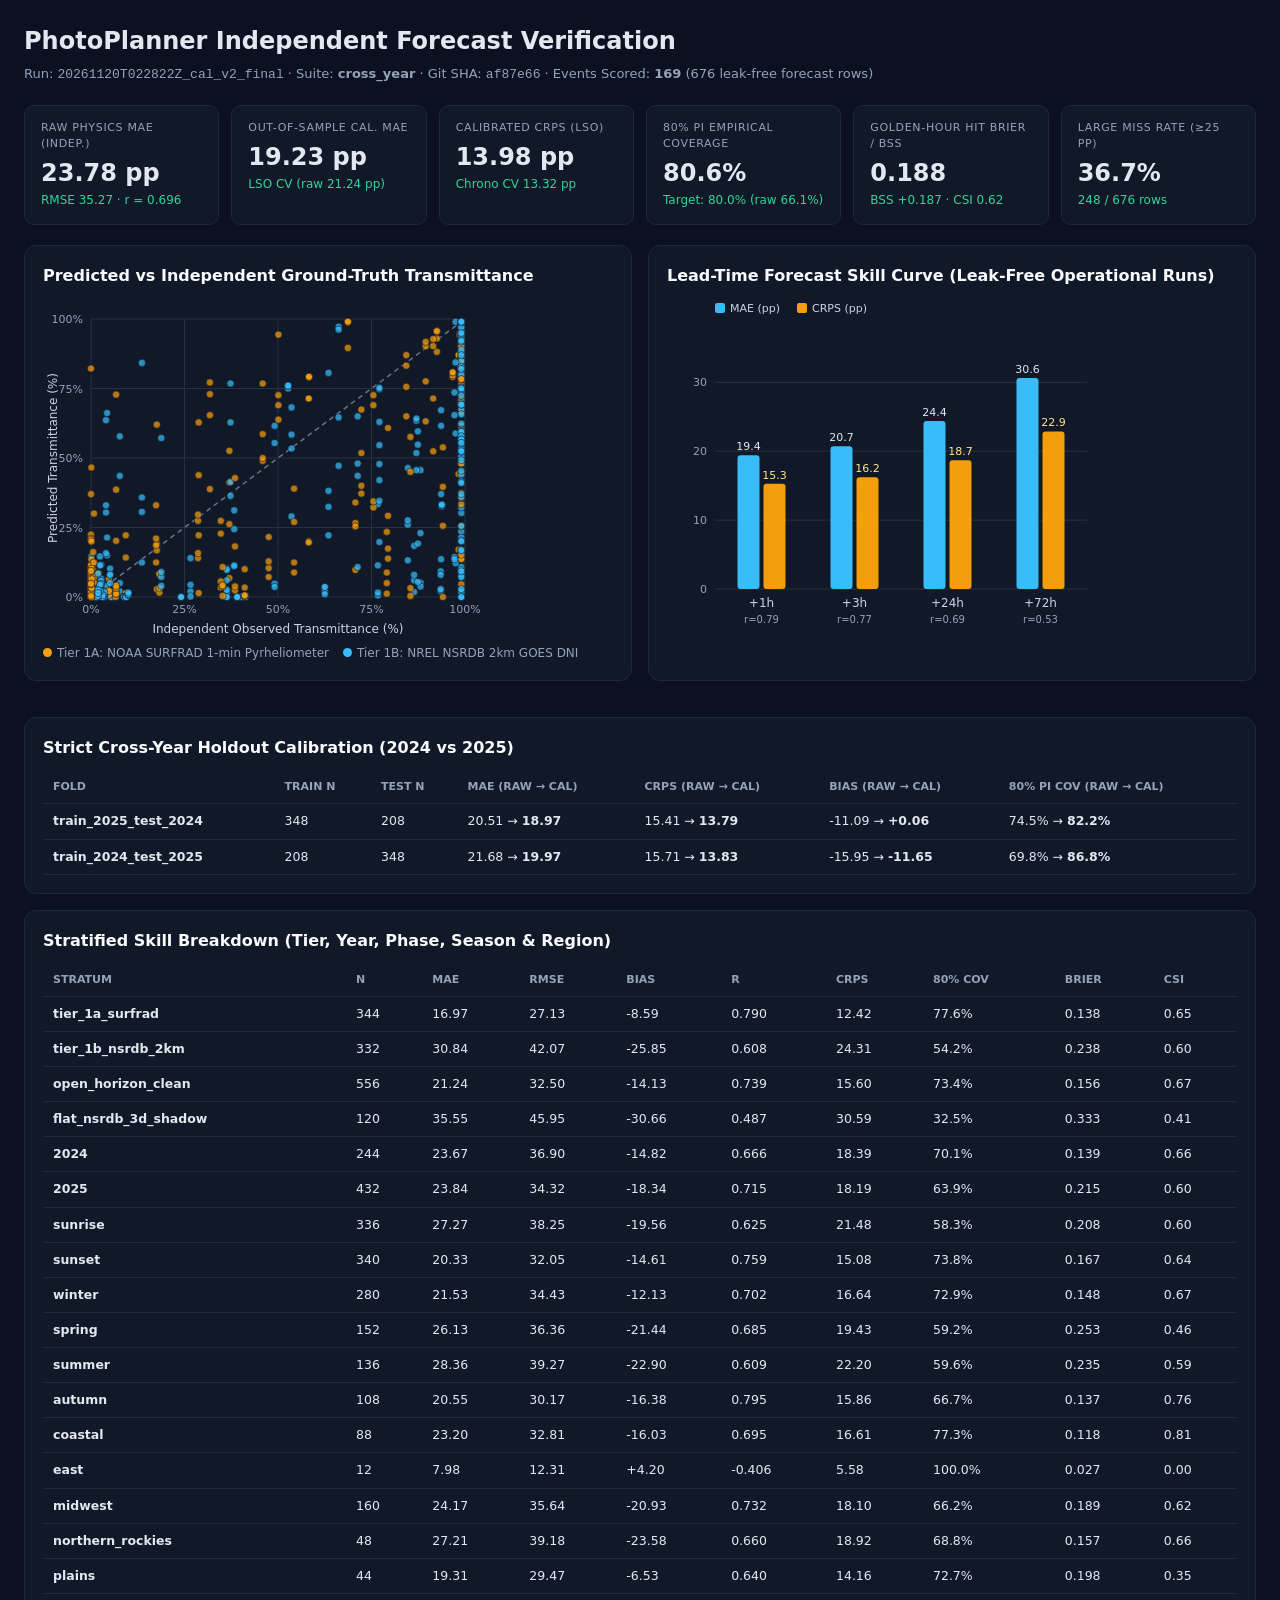
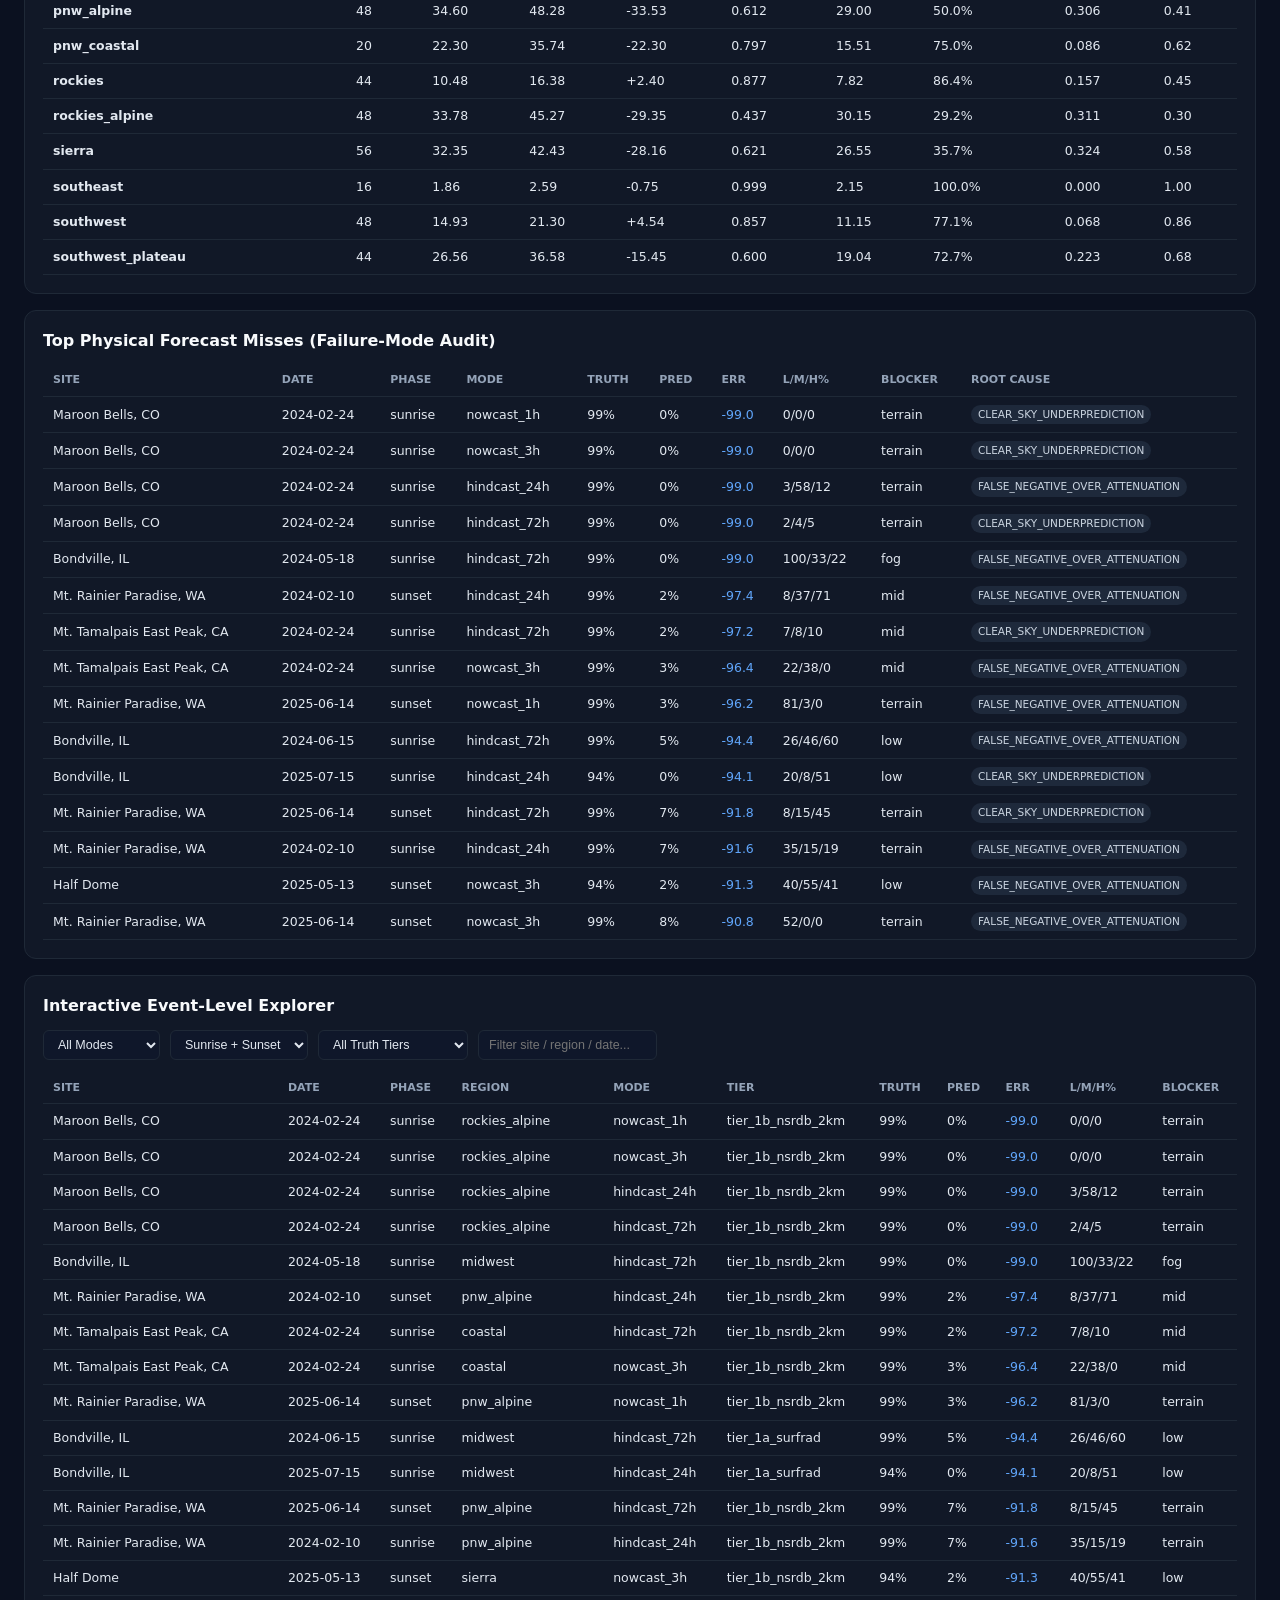
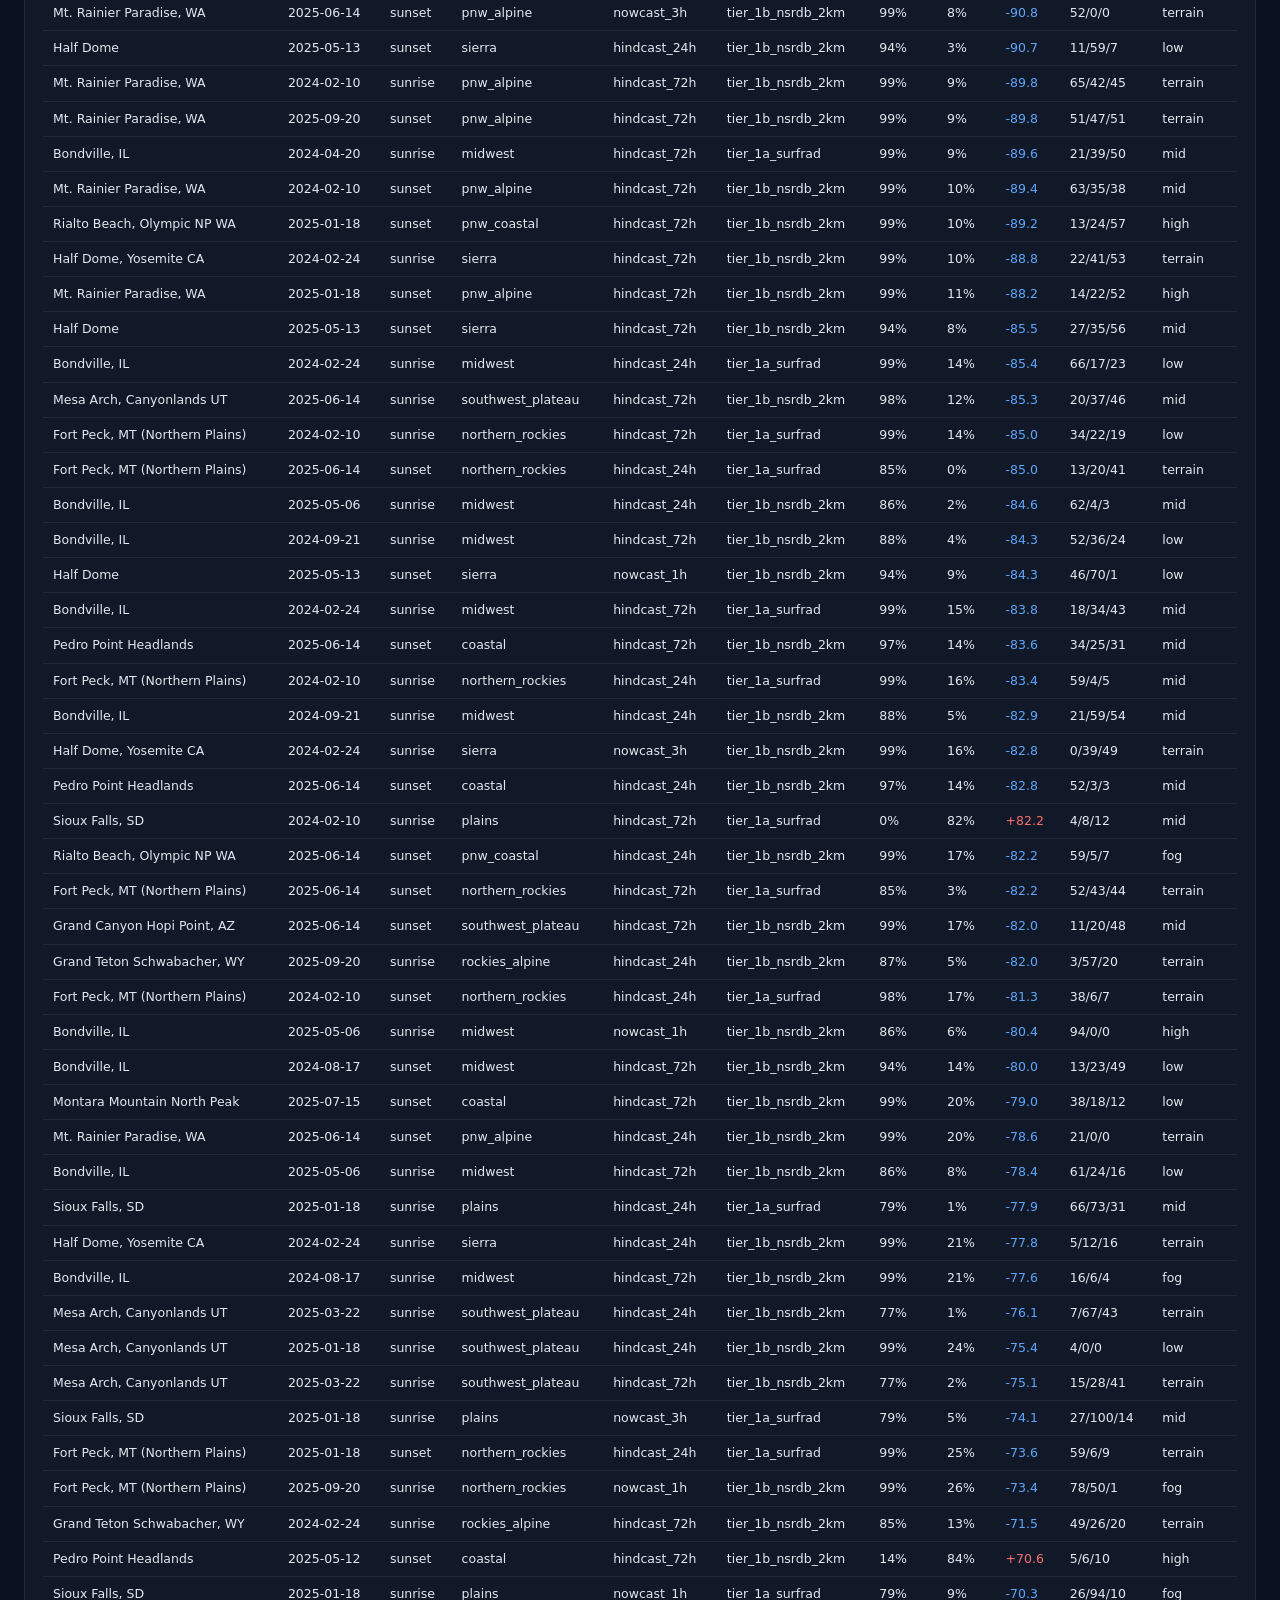
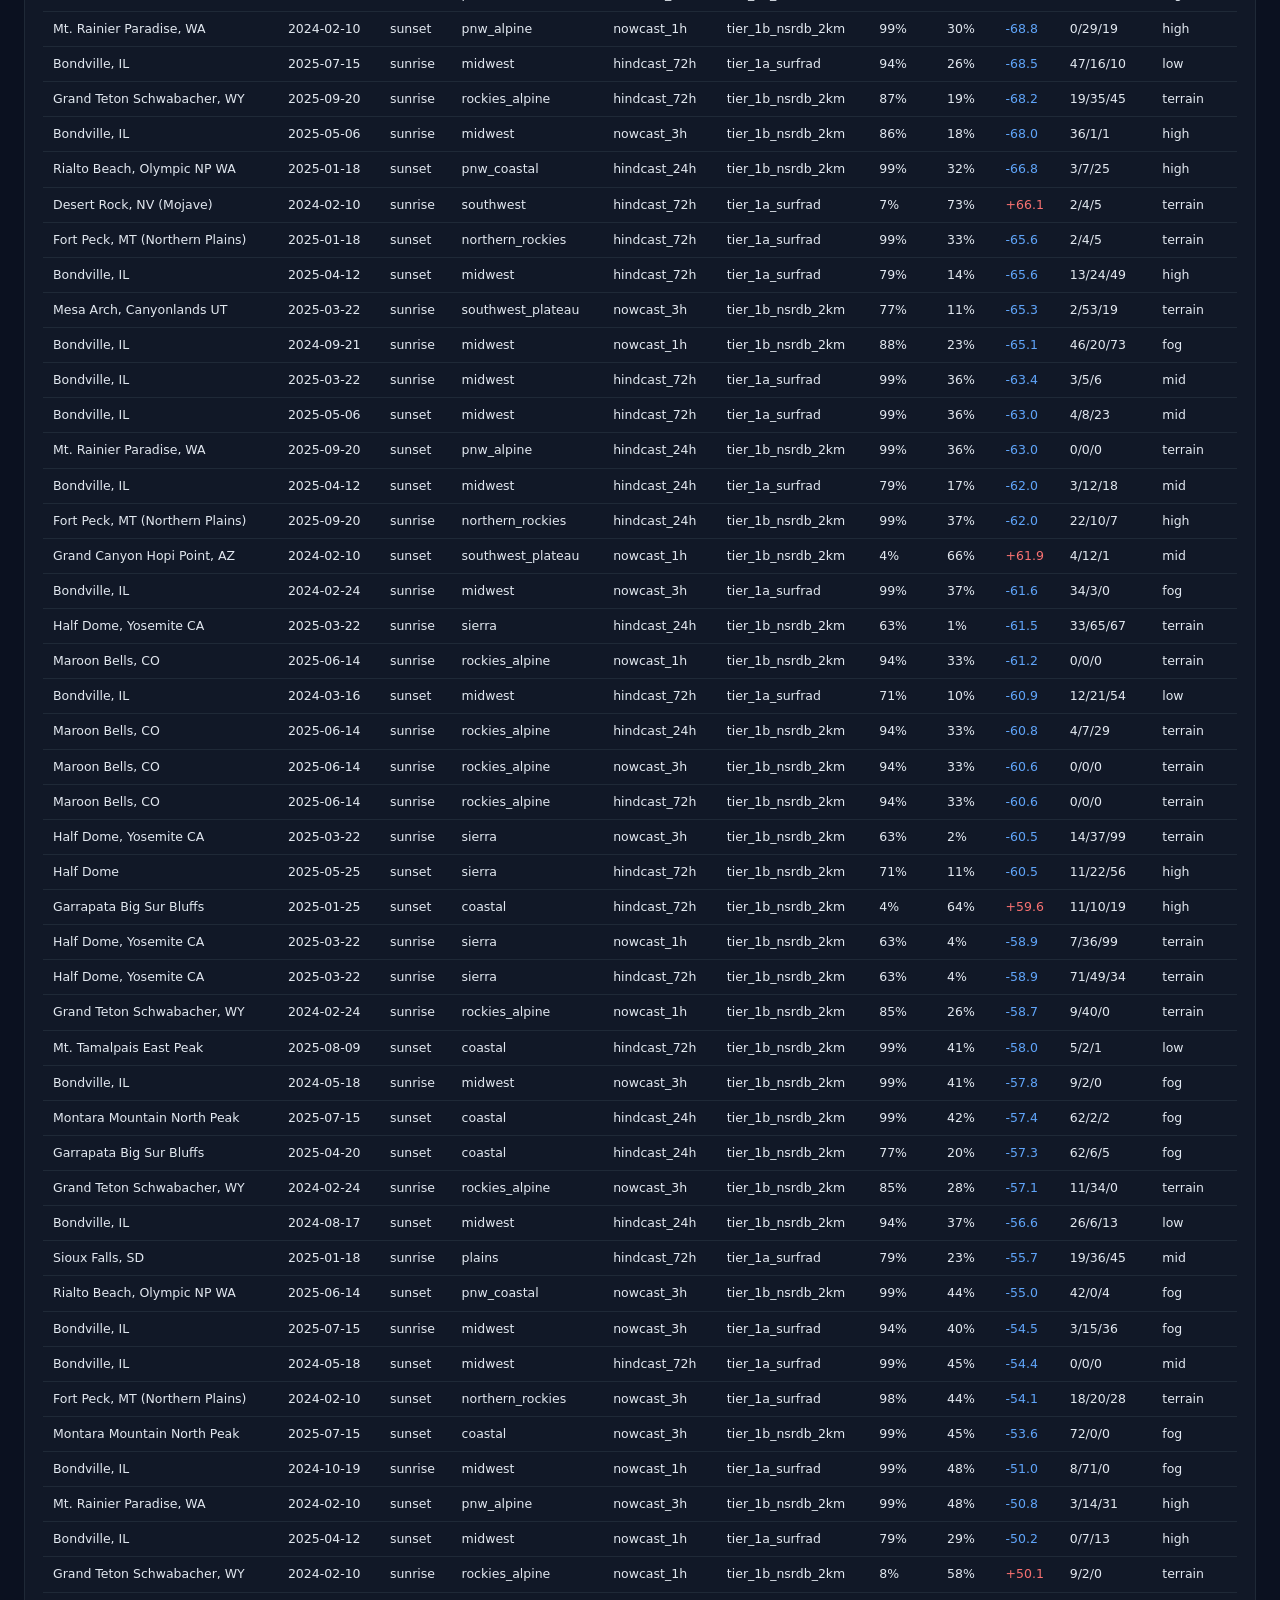
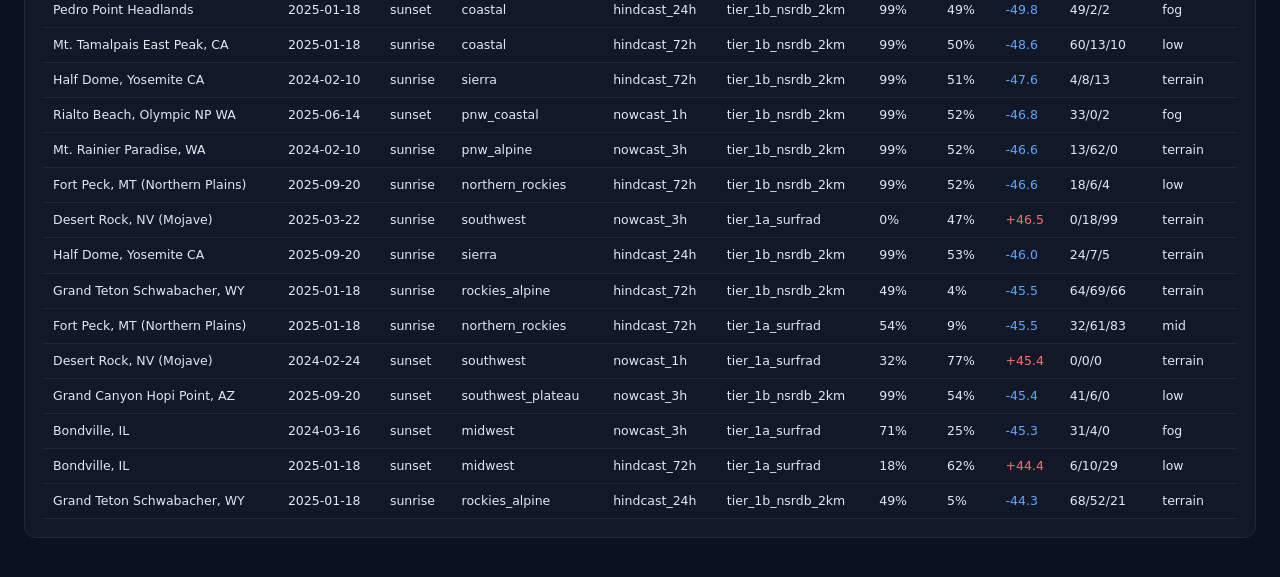
<file: data/weather_benchmarks/verification_report.html>
<!DOCTYPE html>
<html lang="en">
<head>
<meta charset="utf-8"/>
<meta name="viewport" content="width=device-width, initial-scale=1"/>
<title>PhotoPlanner Verification Dashboard — 20261120T022822Z_cal_v2_final</title>
<style>
  :root { --bg:#0b1120; --card:#111827; --border:#1f2937; --text:#e2e8f0; --muted:#94a3b8; --accent:#38bdf8; --amber:#f59e0b; --green:#34d399; }
  * { box-sizing:border-box; }
  body { margin:0; padding:24px; background:var(--bg); color:var(--text); font-family:Inter,system-ui,-apple-system,sans-serif; line-height:1.45; }
  .wrap { max-width:1280px; margin:0 auto; }
  h1 { margin:0 0 6px; font-size:24px; }
  .sub { color:var(--muted); font-size:13px; margin-bottom:20px; }
  .kpi-grid { display:grid; grid-template-columns:repeat(auto-fit,minmax(190px,1fr)); gap:12px; margin-bottom:20px; }
  .kpi { background:var(--card); border:1px solid var(--border); border-radius:10px; padding:14px 16px; }
  .kpi .lbl { color:var(--muted); font-size:11px; text-transform:uppercase; letter-spacing:0.06em; }
  .kpi .val { font-size:24px; font-weight:700; margin-top:4px; }
  .kpi .delta { font-size:12px; color:var(--green); margin-top:2px; }
  .grid-2 { display:grid; grid-template-columns:repeat(auto-fit,minmax(440px,1fr)); gap:16px; margin-bottom:20px; }
  .card { background:var(--card); border:1px solid var(--border); border-radius:12px; padding:18px; margin-bottom:16px; }
  .card h2 { margin:0 0 12px; font-size:16px; color:#f8fafc; }
  table { width:100%; border-collapse:collapse; font-size:12.5px; }
  th, td { padding:8px 10px; text-align:left; border-bottom:1px solid var(--border); }
  th { color:var(--muted); font-weight:600; font-size:11px; text-transform:uppercase; }
  .badge { display:inline-block; padding:2px 7px; border-radius:999px; font-size:10.5px; background:#1e293b; color:#cbd5e1; }
  .controls { display:flex; gap:10px; flex-wrap:wrap; margin-bottom:12px; }
  select, input { background:#0f172a; color:var(--text); border:1px solid var(--border); border-radius:6px; padding:6px 10px; font-size:12.5px; }
  .legend { display:flex; gap:14px; font-size:12px; color:var(--muted); margin-top:6px; }
  .dot { display:inline-block; width:9px; height:9px; border-radius:50%; margin-right:5px; }
</style>
</head>
<body>
<div class="wrap">
  <h1>PhotoPlanner Independent Forecast Verification</h1>
  <div class="sub">
    Run: <code>20261120T022822Z_cal_v2_final</code> · Suite: <strong>cross_year</strong> ·
    Git SHA: <code>af87e66</code> ·
    Events Scored: <strong>169</strong> (676 leak-free forecast rows)
  </div>

  <div class="kpi-grid">
    <div class="kpi"><div class="lbl">Raw Physics MAE (Indep.)</div><div class="val">23.78 pp</div><div class="delta">RMSE 35.27 · r = 0.696</div></div>
    <div class="kpi"><div class="lbl">Out-of-Sample Cal. MAE</div><div class="val">19.23 pp</div><div class="delta">LSO CV (raw 21.24 pp)</div></div>
    <div class="kpi"><div class="lbl">Calibrated CRPS (LSO)</div><div class="val">13.98 pp</div><div class="delta">Chrono CV 13.32 pp</div></div>
    <div class="kpi"><div class="lbl">80% PI Empirical Coverage</div><div class="val">80.6%</div><div class="delta">Target: 80.0% (raw 66.1%)</div></div>
    <div class="kpi"><div class="lbl">Golden-Hour Hit Brier / BSS</div><div class="val">0.188</div><div class="delta">BSS +0.187 · CSI 0.62</div></div>
    <div class="kpi"><div class="lbl">Large Miss Rate (≥25 pp)</div><div class="val">36.7%</div><div class="delta">248 / 676 rows</div></div>
  </div>

  <div class="grid-2">
    <div class="card">
      <h2>Predicted vs Independent Ground-Truth Transmittance</h2>
      <svg viewBox="0 0 440 340" width="100%" style="max-width:440px;display:block"><line x1="48" y1="298.0" x2="422" y2="298.0" stroke="#273142" stroke-width="1"/><line x1="48.0" y1="20" x2="48.0" y2="298" stroke="#273142" stroke-width="1"/><text x="40" y="302.0" text-anchor="end" fill="#94a3b8" font-size="11">0%</text><text x="48.0" y="314" text-anchor="middle" fill="#94a3b8" font-size="11">0%</text><line x1="48" y1="228.5" x2="422" y2="228.5" stroke="#273142" stroke-width="1"/><line x1="141.5" y1="20" x2="141.5" y2="298" stroke="#273142" stroke-width="1"/><text x="40" y="232.5" text-anchor="end" fill="#94a3b8" font-size="11">25%</text><text x="141.5" y="314" text-anchor="middle" fill="#94a3b8" font-size="11">25%</text><line x1="48" y1="159.0" x2="422" y2="159.0" stroke="#273142" stroke-width="1"/><line x1="235.0" y1="20" x2="235.0" y2="298" stroke="#273142" stroke-width="1"/><text x="40" y="163.0" text-anchor="end" fill="#94a3b8" font-size="11">50%</text><text x="235.0" y="314" text-anchor="middle" fill="#94a3b8" font-size="11">50%</text><line x1="48" y1="89.5" x2="422" y2="89.5" stroke="#273142" stroke-width="1"/><line x1="328.5" y1="20" x2="328.5" y2="298" stroke="#273142" stroke-width="1"/><text x="40" y="93.5" text-anchor="end" fill="#94a3b8" font-size="11">75%</text><text x="328.5" y="314" text-anchor="middle" fill="#94a3b8" font-size="11">75%</text><line x1="48" y1="20.0" x2="422" y2="20.0" stroke="#273142" stroke-width="1"/><line x1="422.0" y1="20" x2="422.0" y2="298" stroke="#273142" stroke-width="1"/><text x="40" y="24.0" text-anchor="end" fill="#94a3b8" font-size="11">100%</text><text x="422.0" y="314" text-anchor="middle" fill="#94a3b8" font-size="11">100%</text><line x1="48.0" y1="298.0" x2="422.0" y2="20.0" stroke="#64748b" stroke-dasharray="5,4" stroke-width="1.5"/><circle cx="64.1" cy="114.0" r="3.6" fill="#38bdf8" fill-opacity="0.72" stroke="#0f172a" stroke-width="0.6"><title>Grand Canyon Hopi Point, AZ 2024-02-10 (sunset, nowcast_1h): Truth 4% vs Pred 66%</title></circle><circle cx="64.1" cy="238.5" r="3.6" fill="#38bdf8" fill-opacity="0.72" stroke="#0f172a" stroke-width="0.6"><title>Grand Canyon Hopi Point, AZ 2024-02-10 (sunset, nowcast_3h): Truth 4% vs Pred 21%</title></circle><circle cx="64.1" cy="286.9" r="3.6" fill="#38bdf8" fill-opacity="0.72" stroke="#0f172a" stroke-width="0.6"><title>Grand Canyon Hopi Point, AZ 2024-02-10 (sunset, hindcast_24h): Truth 4% vs Pred 4%</title></circle><circle cx="64.1" cy="256.3" r="3.6" fill="#38bdf8" fill-opacity="0.72" stroke="#0f172a" stroke-width="0.6"><title>Grand Canyon Hopi Point, AZ 2024-02-10 (sunset, hindcast_72h): Truth 4% vs Pred 15%</title></circle><circle cx="76.8" cy="137.3" r="3.6" fill="#38bdf8" fill-opacity="0.72" stroke="#0f172a" stroke-width="0.6"><title>Grand Teton Schwabacher, WY 2024-02-10 (sunrise, nowcast_1h): Truth 8% vs Pred 58%</title></circle><circle cx="76.8" cy="176.8" r="3.6" fill="#38bdf8" fill-opacity="0.72" stroke="#0f172a" stroke-width="0.6"><title>Grand Teton Schwabacher, WY 2024-02-10 (sunrise, nowcast_3h): Truth 8% vs Pred 44%</title></circle><circle cx="76.8" cy="284.1" r="3.6" fill="#38bdf8" fill-opacity="0.72" stroke="#0f172a" stroke-width="0.6"><title>Grand Teton Schwabacher, WY 2024-02-10 (sunrise, hindcast_24h): Truth 8% vs Pred 5%</title></circle><circle cx="76.8" cy="292.4" r="3.6" fill="#38bdf8" fill-opacity="0.72" stroke="#0f172a" stroke-width="0.6"><title>Grand Teton Schwabacher, WY 2024-02-10 (sunrise, hindcast_72h): Truth 8% vs Pred 2%</title></circle><circle cx="418.3" cy="115.1" r="3.6" fill="#38bdf8" fill-opacity="0.72" stroke="#0f172a" stroke-width="0.6"><title>Half Dome, Yosemite CA 2024-02-10 (sunrise, nowcast_1h): Truth 99% vs Pred 66%</title></circle><circle cx="418.3" cy="88.9" r="3.6" fill="#38bdf8" fill-opacity="0.72" stroke="#0f172a" stroke-width="0.6"><title>Half Dome, Yosemite CA 2024-02-10 (sunrise, nowcast_3h): Truth 99% vs Pred 75%</title></circle><circle cx="418.3" cy="87.8" r="3.6" fill="#38bdf8" fill-opacity="0.72" stroke="#0f172a" stroke-width="0.6"><title>Half Dome, Yosemite CA 2024-02-10 (sunrise, hindcast_24h): Truth 99% vs Pred 76%</title></circle><circle cx="418.3" cy="155.1" r="3.6" fill="#38bdf8" fill-opacity="0.72" stroke="#0f172a" stroke-width="0.6"><title>Half Dome, Yosemite CA 2024-02-10 (sunrise, hindcast_72h): Truth 99% vs Pred 51%</title></circle><circle cx="138.1" cy="298.0" r="3.6" fill="#38bdf8" fill-opacity="0.72" stroke="#0f172a" stroke-width="0.6"><title>Maroon Bells, CO 2024-02-10 (sunrise, nowcast_1h): Truth 24% vs Pred 0%</title></circle><circle cx="138.1" cy="298.0" r="3.6" fill="#38bdf8" fill-opacity="0.72" stroke="#0f172a" stroke-width="0.6"><title>Maroon Bells, CO 2024-02-10 (sunrise, nowcast_3h): Truth 24% vs Pred 0%</title></circle><circle cx="138.1" cy="298.0" r="3.6" fill="#38bdf8" fill-opacity="0.72" stroke="#0f172a" stroke-width="0.6"><title>Maroon Bells, CO 2024-02-10 (sunrise, hindcast_24h): Truth 24% vs Pred 0%</title></circle><circle cx="138.1" cy="298.0" r="3.6" fill="#38bdf8" fill-opacity="0.72" stroke="#0f172a" stroke-width="0.6"><title>Maroon Bells, CO 2024-02-10 (sunrise, hindcast_72h): Truth 24% vs Pred 0%</title></circle><circle cx="48.4" cy="257.4" r="3.6" fill="#38bdf8" fill-opacity="0.72" stroke="#0f172a" stroke-width="0.6"><title>Mesa Arch, Canyonlands UT 2024-02-10 (sunrise, nowcast_1h): Truth 0% vs Pred 15%</title></circle><circle cx="48.4" cy="280.2" r="3.6" fill="#38bdf8" fill-opacity="0.72" stroke="#0f172a" stroke-width="0.6"><title>Mesa Arch, Canyonlands UT 2024-02-10 (sunrise, nowcast_3h): Truth 0% vs Pred 6%</title></circle><circle cx="48.4" cy="291.9" r="3.6" fill="#38bdf8" fill-opacity="0.72" stroke="#0f172a" stroke-width="0.6"><title>Mesa Arch, Canyonlands UT 2024-02-10 (sunrise, hindcast_24h): Truth 0% vs Pred 2%</title></circle><circle cx="48.4" cy="296.9" r="3.6" fill="#38bdf8" fill-opacity="0.72" stroke="#0f172a" stroke-width="0.6"><title>Mesa Arch, Canyonlands UT 2024-02-10 (sunrise, hindcast_72h): Truth 0% vs Pred 0%</title></circle><circle cx="418.3" cy="112.9" r="3.6" fill="#38bdf8" fill-opacity="0.72" stroke="#0f172a" stroke-width="0.6"><title>Mt. Rainier Paradise, WA 2024-02-10 (sunrise, nowcast_1h): Truth 99% vs Pred 67%</title></circle><circle cx="418.3" cy="152.3" r="3.6" fill="#38bdf8" fill-opacity="0.72" stroke="#0f172a" stroke-width="0.6"><title>Mt. Rainier Paradise, WA 2024-02-10 (sunrise, nowcast_3h): Truth 99% vs Pred 52%</title></circle><circle cx="418.3" cy="277.4" r="3.6" fill="#38bdf8" fill-opacity="0.72" stroke="#0f172a" stroke-width="0.6"><title>Mt. Rainier Paradise, WA 2024-02-10 (sunrise, hindcast_24h): Truth 99% vs Pred 7%</title></circle><circle cx="418.3" cy="272.4" r="3.6" fill="#38bdf8" fill-opacity="0.72" stroke="#0f172a" stroke-width="0.6"><title>Mt. Rainier Paradise, WA 2024-02-10 (sunrise, hindcast_72h): Truth 99% vs Pred 9%</title></circle><circle cx="418.3" cy="214.0" r="3.6" fill="#38bdf8" fill-opacity="0.72" stroke="#0f172a" stroke-width="0.6"><title>Mt. Rainier Paradise, WA 2024-02-10 (sunset, nowcast_1h): Truth 99% vs Pred 30%</title></circle><circle cx="418.3" cy="164.0" r="3.6" fill="#38bdf8" fill-opacity="0.72" stroke="#0f172a" stroke-width="0.6"><title>Mt. Rainier Paradise, WA 2024-02-10 (sunset, nowcast_3h): Truth 99% vs Pred 48%</title></circle><circle cx="418.3" cy="293.6" r="3.6" fill="#38bdf8" fill-opacity="0.72" stroke="#0f172a" stroke-width="0.6"><title>Mt. Rainier Paradise, WA 2024-02-10 (sunset, hindcast_24h): Truth 99% vs Pred 2%</title></circle><circle cx="418.3" cy="271.3" r="3.6" fill="#38bdf8" fill-opacity="0.72" stroke="#0f172a" stroke-width="0.6"><title>Mt. Rainier Paradise, WA 2024-02-10 (sunset, hindcast_72h): Truth 99% vs Pred 10%</title></circle><circle cx="68.2" cy="298.0" r="3.6" fill="#38bdf8" fill-opacity="0.72" stroke="#0f172a" stroke-width="0.6"><title>Rialto Beach, Olympic NP WA 2024-02-10 (sunset, nowcast_1h): Truth 5% vs Pred 0%</title></circle><circle cx="68.2" cy="298.0" r="3.6" fill="#38bdf8" fill-opacity="0.72" stroke="#0f172a" stroke-width="0.6"><title>Rialto Beach, Olympic NP WA 2024-02-10 (sunset, nowcast_3h): Truth 5% vs Pred 0%</title></circle><circle cx="68.2" cy="298.0" r="3.6" fill="#38bdf8" fill-opacity="0.72" stroke="#0f172a" stroke-width="0.6"><title>Rialto Beach, Olympic NP WA 2024-02-10 (sunset, hindcast_24h): Truth 5% vs Pred 0%</title></circle><circle cx="68.2" cy="294.7" r="3.6" fill="#38bdf8" fill-opacity="0.72" stroke="#0f172a" stroke-width="0.6"><title>Rialto Beach, Olympic NP WA 2024-02-10 (sunset, hindcast_72h): Truth 5% vs Pred 1%</title></circle><circle cx="418.3" cy="78.4" r="3.6" fill="#38bdf8" fill-opacity="0.72" stroke="#0f172a" stroke-width="0.6"><title>Mt. Tamalpais East Peak, CA 2024-02-10 (sunrise, nowcast_1h): Truth 99% vs Pred 79%</title></circle><circle cx="418.3" cy="78.9" r="3.6" fill="#38bdf8" fill-opacity="0.72" stroke="#0f172a" stroke-width="0.6"><title>Mt. Tamalpais East Peak, CA 2024-02-10 (sunrise, nowcast_3h): Truth 99% vs Pred 79%</title></circle><circle cx="418.3" cy="23.3" r="3.6" fill="#38bdf8" fill-opacity="0.72" stroke="#0f172a" stroke-width="0.6"><title>Mt. Tamalpais East Peak, CA 2024-02-10 (sunrise, hindcast_24h): Truth 99% vs Pred 99%</title></circle><circle cx="418.3" cy="63.4" r="3.6" fill="#38bdf8" fill-opacity="0.72" stroke="#0f172a" stroke-width="0.6"><title>Mt. Tamalpais East Peak, CA 2024-02-10 (sunrise, hindcast_72h): Truth 99% vs Pred 84%</title></circle><circle cx="82.8" cy="236.3" r="3.6" fill="#f59e0b" fill-opacity="0.72" stroke="#0f172a" stroke-width="0.6"><title>Bondville, IL 2024-02-10 (sunrise, nowcast_1h): Truth 9% vs Pred 22%</title></circle><circle cx="82.8" cy="258.5" r="3.6" fill="#f59e0b" fill-opacity="0.72" stroke="#0f172a" stroke-width="0.6"><title>Bondville, IL 2024-02-10 (sunrise, nowcast_3h): Truth 9% vs Pred 14%</title></circle><circle cx="82.8" cy="294.7" r="3.6" fill="#f59e0b" fill-opacity="0.72" stroke="#0f172a" stroke-width="0.6"><title>Bondville, IL 2024-02-10 (sunrise, hindcast_24h): Truth 9% vs Pred 1%</title></circle><circle cx="82.8" cy="294.1" r="3.6" fill="#f59e0b" fill-opacity="0.72" stroke="#0f172a" stroke-width="0.6"><title>Bondville, IL 2024-02-10 (sunrise, hindcast_72h): Truth 9% vs Pred 1%</title></circle><circle cx="48.0" cy="296.9" r="3.6" fill="#f59e0b" fill-opacity="0.72" stroke="#0f172a" stroke-width="0.6"><title>Bondville, IL 2024-02-10 (sunset, nowcast_1h): Truth 0% vs Pred 0%</title></circle><circle cx="48.0" cy="298.0" r="3.6" fill="#f59e0b" fill-opacity="0.72" stroke="#0f172a" stroke-width="0.6"><title>Bondville, IL 2024-02-10 (sunset, nowcast_3h): Truth 0% vs Pred 0%</title></circle><circle cx="48.0" cy="297.4" r="3.6" fill="#f59e0b" fill-opacity="0.72" stroke="#0f172a" stroke-width="0.6"><title>Bondville, IL 2024-02-10 (sunset, hindcast_24h): Truth 0% vs Pred 0%</title></circle><circle cx="48.0" cy="284.7" r="3.6" fill="#f59e0b" fill-opacity="0.72" stroke="#0f172a" stroke-width="0.6"><title>Bondville, IL 2024-02-10 (sunset, hindcast_72h): Truth 0% vs Pred 5%</title></circle><circle cx="73.1" cy="241.8" r="3.6" fill="#f59e0b" fill-opacity="0.72" stroke="#0f172a" stroke-width="0.6"><title>Desert Rock, NV (Mojave) 2024-02-10 (sunrise, nowcast_1h): Truth 7% vs Pred 20%</title></circle><circle cx="73.1" cy="190.7" r="3.6" fill="#f59e0b" fill-opacity="0.72" stroke="#0f172a" stroke-width="0.6"><title>Desert Rock, NV (Mojave) 2024-02-10 (sunrise, nowcast_3h): Truth 7% vs Pred 39%</title></circle><circle cx="73.1" cy="286.3" r="3.6" fill="#f59e0b" fill-opacity="0.72" stroke="#0f172a" stroke-width="0.6"><title>Desert Rock, NV (Mojave) 2024-02-10 (sunrise, hindcast_24h): Truth 7% vs Pred 4%</title></circle><circle cx="73.1" cy="95.6" r="3.6" fill="#f59e0b" fill-opacity="0.72" stroke="#0f172a" stroke-width="0.6"><title>Desert Rock, NV (Mojave) 2024-02-10 (sunrise, hindcast_72h): Truth 7% vs Pred 73%</title></circle><circle cx="409.7" cy="77.8" r="3.6" fill="#f59e0b" fill-opacity="0.72" stroke="#0f172a" stroke-width="0.6"><title>Desert Rock, NV (Mojave) 2024-02-10 (sunset, nowcast_1h): Truth 97% vs Pred 79%</title></circle><circle cx="409.7" cy="76.2" r="3.6" fill="#f59e0b" fill-opacity="0.72" stroke="#0f172a" stroke-width="0.6"><title>Desert Rock, NV (Mojave) 2024-02-10 (sunset, nowcast_3h): Truth 97% vs Pred 80%</title></circle><circle cx="409.7" cy="73.4" r="3.6" fill="#f59e0b" fill-opacity="0.72" stroke="#0f172a" stroke-width="0.6"><title>Desert Rock, NV (Mojave) 2024-02-10 (sunset, hindcast_24h): Truth 97% vs Pred 81%</title></circle><circle cx="409.7" cy="73.4" r="3.6" fill="#f59e0b" fill-opacity="0.72" stroke="#0f172a" stroke-width="0.6"><title>Desert Rock, NV (Mojave) 2024-02-10 (sunset, hindcast_72h): Truth 97% vs Pred 81%</title></circle><circle cx="418.3" cy="53.9" r="3.6" fill="#f59e0b" fill-opacity="0.72" stroke="#0f172a" stroke-width="0.6"><title>Fort Peck, MT (Northern Plains) 2024-02-10 (sunrise, nowcast_1h): Truth 99% vs Pred 88%</title></circle><circle cx="418.3" cy="126.8" r="3.6" fill="#f59e0b" fill-opacity="0.72" stroke="#0f172a" stroke-width="0.6"><title>Fort Peck, MT (Northern Plains) 2024-02-10 (sunrise, nowcast_3h): Truth 99% vs Pred 62%</title></circle><circle cx="418.3" cy="254.6" r="3.6" fill="#f59e0b" fill-opacity="0.72" stroke="#0f172a" stroke-width="0.6"><title>Fort Peck, MT (Northern Plains) 2024-02-10 (sunrise, hindcast_24h): Truth 99% vs Pred 16%</title></circle><circle cx="418.3" cy="259.1" r="3.6" fill="#f59e0b" fill-opacity="0.72" stroke="#0f172a" stroke-width="0.6"><title>Fort Peck, MT (Northern Plains) 2024-02-10 (sunrise, hindcast_72h): Truth 99% vs Pred 14%</title></circle><circle cx="415.6" cy="56.1" r="3.6" fill="#f59e0b" fill-opacity="0.72" stroke="#0f172a" stroke-width="0.6"><title>Fort Peck, MT (Northern Plains) 2024-02-10 (sunset, nowcast_1h): Truth 98% vs Pred 87%</title></circle><circle cx="415.6" cy="175.1" r="3.6" fill="#f59e0b" fill-opacity="0.72" stroke="#0f172a" stroke-width="0.6"><title>Fort Peck, MT (Northern Plains) 2024-02-10 (sunset, nowcast_3h): Truth 98% vs Pred 44%</title></circle><circle cx="415.6" cy="250.7" r="3.6" fill="#f59e0b" fill-opacity="0.72" stroke="#0f172a" stroke-width="0.6"><title>Fort Peck, MT (Northern Plains) 2024-02-10 (sunset, hindcast_24h): Truth 98% vs Pred 17%</title></circle><circle cx="415.6" cy="56.1" r="3.6" fill="#f59e0b" fill-opacity="0.72" stroke="#0f172a" stroke-width="0.6"><title>Fort Peck, MT (Northern Plains) 2024-02-10 (sunset, hindcast_72h): Truth 98% vs Pred 87%</title></circle><circle cx="48.0" cy="298.0" r="3.6" fill="#f59e0b" fill-opacity="0.72" stroke="#0f172a" stroke-width="0.6"><title>Goodwin Creek, MS 2024-02-10 (sunrise, nowcast_1h): Truth 0% vs Pred 0%</title></circle><circle cx="48.0" cy="298.0" r="3.6" fill="#f59e0b" fill-opacity="0.72" stroke="#0f172a" stroke-width="0.6"><title>Goodwin Creek, MS 2024-02-10 (sunrise, nowcast_3h): Truth 0% vs Pred 0%</title></circle><circle cx="48.0" cy="298.0" r="3.6" fill="#f59e0b" fill-opacity="0.72" stroke="#0f172a" stroke-width="0.6"><title>Goodwin Creek, MS 2024-02-10 (sunrise, hindcast_24h): Truth 0% vs Pred 0%</title></circle><circle cx="48.0" cy="294.7" r="3.6" fill="#f59e0b" fill-opacity="0.72" stroke="#0f172a" stroke-width="0.6"><title>Goodwin Creek, MS 2024-02-10 (sunrise, hindcast_72h): Truth 0% vs Pred 1%</title></circle><circle cx="48.4" cy="296.3" r="3.6" fill="#f59e0b" fill-opacity="0.72" stroke="#0f172a" stroke-width="0.6"><title>Goodwin Creek, MS 2024-02-10 (sunset, nowcast_1h): Truth 0% vs Pred 1%</title></circle><circle cx="48.4" cy="298.0" r="3.6" fill="#f59e0b" fill-opacity="0.72" stroke="#0f172a" stroke-width="0.6"><title>Goodwin Creek, MS 2024-02-10 (sunset, nowcast_3h): Truth 0% vs Pred 0%</title></circle><circle cx="48.4" cy="298.0" r="3.6" fill="#f59e0b" fill-opacity="0.72" stroke="#0f172a" stroke-width="0.6"><title>Goodwin Creek, MS 2024-02-10 (sunset, hindcast_24h): Truth 0% vs Pred 0%</title></circle><circle cx="48.4" cy="296.3" r="3.6" fill="#f59e0b" fill-opacity="0.72" stroke="#0f172a" stroke-width="0.6"><title>Goodwin Creek, MS 2024-02-10 (sunset, hindcast_72h): Truth 0% vs Pred 1%</title></circle><circle cx="72.7" cy="295.2" r="3.6" fill="#f59e0b" fill-opacity="0.72" stroke="#0f172a" stroke-width="0.6"><title>Penn State, PA (Appalachians) 2024-02-10 (sunrise, nowcast_1h): Truth 7% vs Pred 1%</title></circle><circle cx="72.7" cy="295.8" r="3.6" fill="#f59e0b" fill-opacity="0.72" stroke="#0f172a" stroke-width="0.6"><title>Penn State, PA (Appalachians) 2024-02-10 (sunrise, nowcast_3h): Truth 7% vs Pred 1%</title></circle><circle cx="72.7" cy="298.0" r="3.6" fill="#f59e0b" fill-opacity="0.72" stroke="#0f172a" stroke-width="0.6"><title>Penn State, PA (Appalachians) 2024-02-10 (sunrise, hindcast_24h): Truth 7% vs Pred 0%</title></circle><circle cx="72.7" cy="292.4" r="3.6" fill="#f59e0b" fill-opacity="0.72" stroke="#0f172a" stroke-width="0.6"><title>Penn State, PA (Appalachians) 2024-02-10 (sunrise, hindcast_72h): Truth 7% vs Pred 2%</title></circle><circle cx="48.0" cy="286.9" r="3.6" fill="#f59e0b" fill-opacity="0.72" stroke="#0f172a" stroke-width="0.6"><title>Penn State, PA (Appalachians) 2024-02-10 (sunset, nowcast_1h): Truth 0% vs Pred 4%</title></circle><circle cx="48.0" cy="286.9" r="3.6" fill="#f59e0b" fill-opacity="0.72" stroke="#0f172a" stroke-width="0.6"><title>Penn State, PA (Appalachians) 2024-02-10 (sunset, nowcast_3h): Truth 0% vs Pred 4%</title></circle><circle cx="48.0" cy="298.0" r="3.6" fill="#f59e0b" fill-opacity="0.72" stroke="#0f172a" stroke-width="0.6"><title>Penn State, PA (Appalachians) 2024-02-10 (sunset, hindcast_24h): Truth 0% vs Pred 0%</title></circle><circle cx="48.0" cy="195.1" r="3.6" fill="#f59e0b" fill-opacity="0.72" stroke="#0f172a" stroke-width="0.6"><title>Penn State, PA (Appalachians) 2024-02-10 (sunset, hindcast_72h): Truth 0% vs Pred 37%</title></circle><circle cx="48.0" cy="281.9" r="3.6" fill="#f59e0b" fill-opacity="0.72" stroke="#0f172a" stroke-width="0.6"><title>Sioux Falls, SD 2024-02-10 (sunrise, nowcast_1h): Truth 0% vs Pred 6%</title></circle><circle cx="48.0" cy="235.7" r="3.6" fill="#f59e0b" fill-opacity="0.72" stroke="#0f172a" stroke-width="0.6"><title>Sioux Falls, SD 2024-02-10 (sunrise, nowcast_3h): Truth 0% vs Pred 22%</title></circle><circle cx="48.0" cy="239.6" r="3.6" fill="#f59e0b" fill-opacity="0.72" stroke="#0f172a" stroke-width="0.6"><title>Sioux Falls, SD 2024-02-10 (sunrise, hindcast_24h): Truth 0% vs Pred 21%</title></circle><circle cx="48.0" cy="69.5" r="3.6" fill="#f59e0b" fill-opacity="0.72" stroke="#0f172a" stroke-width="0.6"><title>Sioux Falls, SD 2024-02-10 (sunrise, hindcast_72h): Truth 0% vs Pred 82%</title></circle><circle cx="48.0" cy="282.4" r="3.6" fill="#f59e0b" fill-opacity="0.72" stroke="#0f172a" stroke-width="0.6"><title>Sioux Falls, SD 2024-02-10 (sunset, nowcast_1h): Truth 0% vs Pred 6%</title></circle><circle cx="48.0" cy="270.2" r="3.6" fill="#f59e0b" fill-opacity="0.72" stroke="#0f172a" stroke-width="0.6"><title>Sioux Falls, SD 2024-02-10 (sunset, nowcast_3h): Truth 0% vs Pred 10%</title></circle><circle cx="48.0" cy="289.7" r="3.6" fill="#f59e0b" fill-opacity="0.72" stroke="#0f172a" stroke-width="0.6"><title>Sioux Falls, SD 2024-02-10 (sunset, hindcast_24h): Truth 0% vs Pred 3%</title></circle><circle cx="48.0" cy="240.7" r="3.6" fill="#f59e0b" fill-opacity="0.72" stroke="#0f172a" stroke-width="0.6"><title>Sioux Falls, SD 2024-02-10 (sunset, hindcast_72h): Truth 0% vs Pred 21%</title></circle><circle cx="49.1" cy="296.9" r="3.6" fill="#f59e0b" fill-opacity="0.72" stroke="#0f172a" stroke-width="0.6"><title>Table Mountain, Boulder CO 2024-02-10 (sunrise, nowcast_1h): Truth 0% vs Pred 0%</title></circle><circle cx="49.1" cy="295.8" r="3.6" fill="#f59e0b" fill-opacity="0.72" stroke="#0f172a" stroke-width="0.6"><title>Table Mountain, Boulder CO 2024-02-10 (sunrise, nowcast_3h): Truth 0% vs Pred 1%</title></circle><circle cx="49.1" cy="297.4" r="3.6" fill="#f59e0b" fill-opacity="0.72" stroke="#0f172a" stroke-width="0.6"><title>Table Mountain, Boulder CO 2024-02-10 (sunrise, hindcast_24h): Truth 0% vs Pred 0%</title></circle><circle cx="49.1" cy="289.1" r="3.6" fill="#f59e0b" fill-opacity="0.72" stroke="#0f172a" stroke-width="0.6"><title>Table Mountain, Boulder CO 2024-02-10 (sunrise, hindcast_72h): Truth 0% vs Pred 3%</title></circle><circle cx="49.5" cy="298.0" r="3.6" fill="#f59e0b" fill-opacity="0.72" stroke="#0f172a" stroke-width="0.6"><title>Table Mountain, Boulder CO 2024-02-10 (sunset, nowcast_1h): Truth 0% vs Pred 0%</title></circle><circle cx="49.5" cy="298.0" r="3.6" fill="#f59e0b" fill-opacity="0.72" stroke="#0f172a" stroke-width="0.6"><title>Table Mountain, Boulder CO 2024-02-10 (sunset, nowcast_3h): Truth 0% vs Pred 0%</title></circle><circle cx="49.5" cy="296.9" r="3.6" fill="#f59e0b" fill-opacity="0.72" stroke="#0f172a" stroke-width="0.6"><title>Table Mountain, Boulder CO 2024-02-10 (sunset, hindcast_24h): Truth 0% vs Pred 0%</title></circle><circle cx="49.5" cy="296.3" r="3.6" fill="#f59e0b" fill-opacity="0.72" stroke="#0f172a" stroke-width="0.6"><title>Table Mountain, Boulder CO 2024-02-10 (sunset, hindcast_72h): Truth 0% vs Pred 1%</title></circle><circle cx="364.8" cy="225.7" r="3.6" fill="#38bdf8" fill-opacity="0.72" stroke="#0f172a" stroke-width="0.6"><title>Grand Teton Schwabacher, WY 2024-02-24 (sunrise, nowcast_1h): Truth 85% vs Pred 26%</title></circle><circle cx="364.8" cy="221.3" r="3.6" fill="#38bdf8" fill-opacity="0.72" stroke="#0f172a" stroke-width="0.6"><title>Grand Teton Schwabacher, WY 2024-02-24 (sunrise, nowcast_3h): Truth 85% vs Pred 28%</title></circle><circle cx="364.8" cy="169.0" r="3.6" fill="#38bdf8" fill-opacity="0.72" stroke="#0f172a" stroke-width="0.6"><title>Grand Teton Schwabacher, WY 2024-02-24 (sunrise, hindcast_24h): Truth 85% vs Pred 46%</title></circle><circle cx="364.8" cy="261.3" r="3.6" fill="#38bdf8" fill-opacity="0.72" stroke="#0f172a" stroke-width="0.6"><title>Grand Teton Schwabacher, WY 2024-02-24 (sunrise, hindcast_72h): Truth 85% vs Pred 13%</title></circle><circle cx="418.3" cy="144.0" r="3.6" fill="#38bdf8" fill-opacity="0.72" stroke="#0f172a" stroke-width="0.6"><title>Half Dome, Yosemite CA 2024-02-24 (sunrise, nowcast_1h): Truth 99% vs Pred 55%</title></circle><circle cx="418.3" cy="253.0" r="3.6" fill="#38bdf8" fill-opacity="0.72" stroke="#0f172a" stroke-width="0.6"><title>Half Dome, Yosemite CA 2024-02-24 (sunrise, nowcast_3h): Truth 99% vs Pred 16%</title></circle><circle cx="418.3" cy="239.1" r="3.6" fill="#38bdf8" fill-opacity="0.72" stroke="#0f172a" stroke-width="0.6"><title>Half Dome, Yosemite CA 2024-02-24 (sunrise, hindcast_24h): Truth 99% vs Pred 21%</title></circle><circle cx="418.3" cy="269.6" r="3.6" fill="#38bdf8" fill-opacity="0.72" stroke="#0f172a" stroke-width="0.6"><title>Half Dome, Yosemite CA 2024-02-24 (sunrise, hindcast_72h): Truth 99% vs Pred 10%</title></circle><circle cx="418.3" cy="298.0" r="3.6" fill="#38bdf8" fill-opacity="0.72" stroke="#0f172a" stroke-width="0.6"><title>Maroon Bells, CO 2024-02-24 (sunrise, nowcast_1h): Truth 99% vs Pred 0%</title></circle><circle cx="418.3" cy="298.0" r="3.6" fill="#38bdf8" fill-opacity="0.72" stroke="#0f172a" stroke-width="0.6"><title>Maroon Bells, CO 2024-02-24 (sunrise, nowcast_3h): Truth 99% vs Pred 0%</title></circle><circle cx="418.3" cy="298.0" r="3.6" fill="#38bdf8" fill-opacity="0.72" stroke="#0f172a" stroke-width="0.6"><title>Maroon Bells, CO 2024-02-24 (sunrise, hindcast_24h): Truth 99% vs Pred 0%</title></circle><circle cx="418.3" cy="298.0" r="3.6" fill="#38bdf8" fill-opacity="0.72" stroke="#0f172a" stroke-width="0.6"><title>Maroon Bells, CO 2024-02-24 (sunrise, hindcast_72h): Truth 99% vs Pred 0%</title></circle><circle cx="295.6" cy="27.8" r="3.6" fill="#38bdf8" fill-opacity="0.72" stroke="#0f172a" stroke-width="0.6"><title>Mesa Arch, Canyonlands UT 2024-02-24 (sunrise, nowcast_1h): Truth 66% vs Pred 97%</title></circle><circle cx="295.6" cy="30.6" r="3.6" fill="#38bdf8" fill-opacity="0.72" stroke="#0f172a" stroke-width="0.6"><title>Mesa Arch, Canyonlands UT 2024-02-24 (sunrise, nowcast_3h): Truth 66% vs Pred 96%</title></circle><circle cx="295.6" cy="118.4" r="3.6" fill="#38bdf8" fill-opacity="0.72" stroke="#0f172a" stroke-width="0.6"><title>Mesa Arch, Canyonlands UT 2024-02-24 (sunrise, hindcast_24h): Truth 66% vs Pred 65%</title></circle><circle cx="295.6" cy="166.8" r="3.6" fill="#38bdf8" fill-opacity="0.72" stroke="#0f172a" stroke-width="0.6"><title>Mesa Arch, Canyonlands UT 2024-02-24 (sunrise, hindcast_72h): Truth 66% vs Pred 47%</title></circle><circle cx="48.0" cy="293.0" r="3.6" fill="#38bdf8" fill-opacity="0.72" stroke="#0f172a" stroke-width="0.6"><title>Mt. Rainier Paradise, WA 2024-02-24 (sunrise, nowcast_1h): Truth 0% vs Pred 2%</title></circle><circle cx="48.0" cy="291.9" r="3.6" fill="#38bdf8" fill-opacity="0.72" stroke="#0f172a" stroke-width="0.6"><title>Mt. Rainier Paradise, WA 2024-02-24 (sunrise, nowcast_3h): Truth 0% vs Pred 2%</title></circle><circle cx="48.0" cy="298.0" r="3.6" fill="#38bdf8" fill-opacity="0.72" stroke="#0f172a" stroke-width="0.6"><title>Mt. Rainier Paradise, WA 2024-02-24 (sunrise, hindcast_24h): Truth 0% vs Pred 0%</title></circle><circle cx="48.0" cy="278.0" r="3.6" fill="#38bdf8" fill-opacity="0.72" stroke="#0f172a" stroke-width="0.6"><title>Mt. Rainier Paradise, WA 2024-02-24 (sunrise, hindcast_72h): Truth 0% vs Pred 7%</title></circle><circle cx="57.4" cy="293.0" r="3.6" fill="#38bdf8" fill-opacity="0.72" stroke="#0f172a" stroke-width="0.6"><title>Mt. Rainier Paradise, WA 2024-02-24 (sunset, nowcast_1h): Truth 2% vs Pred 2%</title></circle><circle cx="57.4" cy="295.8" r="3.6" fill="#38bdf8" fill-opacity="0.72" stroke="#0f172a" stroke-width="0.6"><title>Mt. Rainier Paradise, WA 2024-02-24 (sunset, nowcast_3h): Truth 2% vs Pred 1%</title></circle><circle cx="57.4" cy="287.4" r="3.6" fill="#38bdf8" fill-opacity="0.72" stroke="#0f172a" stroke-width="0.6"><title>Mt. Rainier Paradise, WA 2024-02-24 (sunset, hindcast_24h): Truth 2% vs Pred 4%</title></circle><circle cx="57.4" cy="285.2" r="3.6" fill="#38bdf8" fill-opacity="0.72" stroke="#0f172a" stroke-width="0.6"><title>Mt. Rainier Paradise, WA 2024-02-24 (sunset, hindcast_72h): Truth 2% vs Pred 5%</title></circle><circle cx="418.3" cy="142.9" r="3.6" fill="#38bdf8" fill-opacity="0.72" stroke="#0f172a" stroke-width="0.6"><title>Mt. Tamalpais East Peak, CA 2024-02-24 (sunrise, nowcast_1h): Truth 99% vs Pred 56%</title></circle><circle cx="418.3" cy="290.8" r="3.6" fill="#38bdf8" fill-opacity="0.72" stroke="#0f172a" stroke-width="0.6"><title>Mt. Tamalpais East Peak, CA 2024-02-24 (sunrise, nowcast_3h): Truth 99% vs Pred 3%</title></circle><circle cx="418.3" cy="103.4" r="3.6" fill="#38bdf8" fill-opacity="0.72" stroke="#0f172a" stroke-width="0.6"><title>Mt. Tamalpais East Peak, CA 2024-02-24 (sunrise, hindcast_24h): Truth 99% vs Pred 70%</title></circle><circle cx="418.3" cy="293.0" r="3.6" fill="#38bdf8" fill-opacity="0.72" stroke="#0f172a" stroke-width="0.6"><title>Mt. Tamalpais East Peak, CA 2024-02-24 (sunrise, hindcast_72h): Truth 99% vs Pred 2%</title></circle><circle cx="418.3" cy="93.4" r="3.6" fill="#f59e0b" fill-opacity="0.72" stroke="#0f172a" stroke-width="0.6"><title>Bondville, IL 2024-02-24 (sunrise, nowcast_1h): Truth 99% vs Pred 74%</title></circle><circle cx="418.3" cy="194.0" r="3.6" fill="#f59e0b" fill-opacity="0.72" stroke="#0f172a" stroke-width="0.6"><title>Bondville, IL 2024-02-24 (sunrise, nowcast_3h): Truth 99% vs Pred 37%</title></circle><circle cx="418.3" cy="260.2" r="3.6" fill="#f59e0b" fill-opacity="0.72" stroke="#0f172a" stroke-width="0.6"><title>Bondville, IL 2024-02-24 (sunrise, hindcast_24h): Truth 99% vs Pred 14%</title></circle><circle cx="418.3" cy="255.7" r="3.6" fill="#f59e0b" fill-opacity="0.72" stroke="#0f172a" stroke-width="0.6"><title>Bondville, IL 2024-02-24 (sunrise, hindcast_72h): Truth 99% vs Pred 15%</title></circle><circle cx="418.3" cy="22.8" r="3.6" fill="#f59e0b" fill-opacity="0.72" stroke="#0f172a" stroke-width="0.6"><title>Bondville, IL 2024-02-24 (sunset, nowcast_1h): Truth 99% vs Pred 99%</title></circle><circle cx="418.3" cy="22.8" r="3.6" fill="#f59e0b" fill-opacity="0.72" stroke="#0f172a" stroke-width="0.6"><title>Bondville, IL 2024-02-24 (sunset, nowcast_3h): Truth 99% vs Pred 99%</title></circle><circle cx="418.3" cy="77.3" r="3.6" fill="#f59e0b" fill-opacity="0.72" stroke="#0f172a" stroke-width="0.6"><title>Bondville, IL 2024-02-24 (sunset, hindcast_24h): Truth 99% vs Pred 79%</title></circle><circle cx="418.3" cy="106.2" r="3.6" fill="#f59e0b" fill-opacity="0.72" stroke="#0f172a" stroke-width="0.6"><title>Bondville, IL 2024-02-24 (sunset, hindcast_72h): Truth 99% vs Pred 69%</title></circle><circle cx="48.0" cy="290.8" r="3.6" fill="#f59e0b" fill-opacity="0.72" stroke="#0f172a" stroke-width="0.6"><title>Desert Rock, NV (Mojave) 2024-02-24 (sunrise, nowcast_1h): Truth 0% vs Pred 3%</title></circle><circle cx="48.0" cy="269.6" r="3.6" fill="#f59e0b" fill-opacity="0.72" stroke="#0f172a" stroke-width="0.6"><title>Desert Rock, NV (Mojave) 2024-02-24 (sunrise, nowcast_3h): Truth 0% vs Pred 10%</title></circle><circle cx="48.0" cy="293.6" r="3.6" fill="#f59e0b" fill-opacity="0.72" stroke="#0f172a" stroke-width="0.6"><title>Desert Rock, NV (Mojave) 2024-02-24 (sunrise, hindcast_24h): Truth 0% vs Pred 2%</title></circle><circle cx="48.0" cy="290.2" r="3.6" fill="#f59e0b" fill-opacity="0.72" stroke="#0f172a" stroke-width="0.6"><title>Desert Rock, NV (Mojave) 2024-02-24 (sunrise, hindcast_72h): Truth 0% vs Pred 3%</title></circle><circle cx="166.9" cy="83.4" r="3.6" fill="#f59e0b" fill-opacity="0.72" stroke="#0f172a" stroke-width="0.6"><title>Desert Rock, NV (Mojave) 2024-02-24 (sunset, nowcast_1h): Truth 32% vs Pred 77%</title></circle><circle cx="166.9" cy="116.2" r="3.6" fill="#f59e0b" fill-opacity="0.72" stroke="#0f172a" stroke-width="0.6"><title>Desert Rock, NV (Mojave) 2024-02-24 (sunset, nowcast_3h): Truth 32% vs Pred 65%</title></circle><circle cx="166.9" cy="95.1" r="3.6" fill="#f59e0b" fill-opacity="0.72" stroke="#0f172a" stroke-width="0.6"><title>Desert Rock, NV (Mojave) 2024-02-24 (sunset, hindcast_24h): Truth 32% vs Pred 73%</title></circle><circle cx="166.9" cy="190.1" r="3.6" fill="#f59e0b" fill-opacity="0.72" stroke="#0f172a" stroke-width="0.6"><title>Desert Rock, NV (Mojave) 2024-02-24 (sunset, hindcast_72h): Truth 32% vs Pred 39%</title></circle><circle cx="219.7" cy="161.8" r="3.6" fill="#f59e0b" fill-opacity="0.72" stroke="#0f172a" stroke-width="0.6"><title>Fort Peck, MT (Northern Plains) 2024-02-24 (sunrise, nowcast_1h): Truth 46% vs Pred 49%</title></circle><circle cx="219.7" cy="135.1" r="3.6" fill="#f59e0b" fill-opacity="0.72" stroke="#0f172a" stroke-width="0.6"><title>Fort Peck, MT (Northern Plains) 2024-02-24 (sunrise, nowcast_3h): Truth 46% vs Pred 59%</title></circle><circle cx="219.7" cy="159.0" r="3.6" fill="#f59e0b" fill-opacity="0.72" stroke="#0f172a" stroke-width="0.6"><title>Fort Peck, MT (Northern Plains) 2024-02-24 (sunrise, hindcast_24h): Truth 46% vs Pred 50%</title></circle><circle cx="219.7" cy="84.5" r="3.6" fill="#f59e0b" fill-opacity="0.72" stroke="#0f172a" stroke-width="0.6"><title>Fort Peck, MT (Northern Plains) 2024-02-24 (sunrise, hindcast_72h): Truth 46% vs Pred 77%</title></circle><circle cx="49.9" cy="298.0" r="3.6" fill="#f59e0b" fill-opacity="0.72" stroke="#0f172a" stroke-width="0.6"><title>Fort Peck, MT (Northern Plains) 2024-02-24 (sunset, nowcast_1h): Truth 0% vs Pred 0%</title></circle><circle cx="49.9" cy="298.0" r="3.6" fill="#f59e0b" fill-opacity="0.72" stroke="#0f172a" stroke-width="0.6"><title>Fort Peck, MT (Northern Plains) 2024-02-24 (sunset, nowcast_3h): Truth 0% vs Pred 0%</title></circle><circle cx="49.9" cy="296.3" r="3.6" fill="#f59e0b" fill-opacity="0.72" stroke="#0f172a" stroke-width="0.6"><title>Fort Peck, MT (Northern Plains) 2024-02-24 (sunset, hindcast_24h): Truth 0% vs Pred 1%</title></circle><circle cx="49.9" cy="288.5" r="3.6" fill="#f59e0b" fill-opacity="0.72" stroke="#0f172a" stroke-width="0.6"><title>Fort Peck, MT (Northern Plains) 2024-02-24 (sunset, hindcast_72h): Truth 0% vs Pred 3%</title></circle><circle cx="393.9" cy="39.5" r="3.6" fill="#f59e0b" fill-opacity="0.72" stroke="#0f172a" stroke-width="0.6"><title>Goodwin Creek, MS 2024-02-24 (sunrise, nowcast_1h): Truth 92% vs Pred 93%</title></circle><circle cx="393.9" cy="32.2" r="3.6" fill="#f59e0b" fill-opacity="0.72" stroke="#0f172a" stroke-width="0.6"><title>Goodwin Creek, MS 2024-02-24 (sunrise, nowcast_3h): Truth 92% vs Pred 96%</title></circle><circle cx="393.9" cy="32.2" r="3.6" fill="#f59e0b" fill-opacity="0.72" stroke="#0f172a" stroke-width="0.6"><title>Goodwin Creek, MS 2024-02-24 (sunrise, hindcast_24h): Truth 92% vs Pred 96%</title></circle><circle cx="393.9" cy="52.8" r="3.6" fill="#f59e0b" fill-opacity="0.72" stroke="#0f172a" stroke-width="0.6"><title>Goodwin Creek, MS 2024-02-24 (sunrise, hindcast_72h): Truth 92% vs Pred 88%</title></circle><circle cx="416.8" cy="35.0" r="3.6" fill="#f59e0b" fill-opacity="0.72" stroke="#0f172a" stroke-width="0.6"><title>Goodwin Creek, MS 2024-02-24 (sunset, nowcast_1h): Truth 99% vs Pred 95%</title></circle><circle cx="416.8" cy="35.0" r="3.6" fill="#f59e0b" fill-opacity="0.72" stroke="#0f172a" stroke-width="0.6"><title>Goodwin Creek, MS 2024-02-24 (sunset, nowcast_3h): Truth 99% vs Pred 95%</title></circle><circle cx="416.8" cy="35.0" r="3.6" fill="#f59e0b" fill-opacity="0.72" stroke="#0f172a" stroke-width="0.6"><title>Goodwin Creek, MS 2024-02-24 (sunset, hindcast_24h): Truth 99% vs Pred 95%</title></circle><circle cx="416.8" cy="36.1" r="3.6" fill="#f59e0b" fill-opacity="0.72" stroke="#0f172a" stroke-width="0.6"><title>Goodwin Creek, MS 2024-02-24 (sunset, hindcast_72h): Truth 99% vs Pred 94%</title></circle><circle cx="49.9" cy="264.6" r="3.6" fill="#f59e0b" fill-opacity="0.72" stroke="#0f172a" stroke-width="0.6"><title>Penn State, PA (Appalachians) 2024-02-24 (sunrise, nowcast_1h): Truth 0% vs Pred 12%</title></circle><circle cx="49.9" cy="265.2" r="3.6" fill="#f59e0b" fill-opacity="0.72" stroke="#0f172a" stroke-width="0.6"><title>Penn State, PA (Appalachians) 2024-02-24 (sunrise, nowcast_3h): Truth 0% vs Pred 12%</title></circle><circle cx="49.9" cy="296.9" r="3.6" fill="#f59e0b" fill-opacity="0.72" stroke="#0f172a" stroke-width="0.6"><title>Penn State, PA (Appalachians) 2024-02-24 (sunrise, hindcast_24h): Truth 0% vs Pred 0%</title></circle><circle cx="49.9" cy="281.9" r="3.6" fill="#f59e0b" fill-opacity="0.72" stroke="#0f172a" stroke-width="0.6"><title>Penn State, PA (Appalachians) 2024-02-24 (sunrise, hindcast_72h): Truth 0% vs Pred 6%</title></circle><circle cx="417.5" cy="68.9" r="3.6" fill="#f59e0b" fill-opacity="0.72" stroke="#0f172a" stroke-width="0.6"><title>Sioux Falls, SD 2024-02-24 (sunrise, nowcast_1h): Truth 99% vs Pred 82%</title></circle><circle cx="417.5" cy="104.0" r="3.6" fill="#f59e0b" fill-opacity="0.72" stroke="#0f172a" stroke-width="0.6"><title>Sioux Falls, SD 2024-02-24 (sunrise, nowcast_3h): Truth 99% vs Pred 70%</title></circle><circle cx="417.5" cy="64.5" r="3.6" fill="#f59e0b" fill-opacity="0.72" stroke="#0f172a" stroke-width="0.6"><title>Sioux Falls, SD 2024-02-24 (sunrise, hindcast_24h): Truth 99% vs Pred 84%</title></circle><circle cx="417.5" cy="63.9" r="3.6" fill="#f59e0b" fill-opacity="0.72" stroke="#0f172a" stroke-width="0.6"><title>Sioux Falls, SD 2024-02-24 (sunrise, hindcast_72h): Truth 99% vs Pred 84%</title></circle><circle cx="304.9" cy="48.9" r="3.6" fill="#f59e0b" fill-opacity="0.72" stroke="#0f172a" stroke-width="0.6"><title>Table Mountain, Boulder CO 2024-02-24 (sunrise, nowcast_1h): Truth 69% vs Pred 90%</title></circle><circle cx="304.9" cy="22.8" r="3.6" fill="#f59e0b" fill-opacity="0.72" stroke="#0f172a" stroke-width="0.6"><title>Table Mountain, Boulder CO 2024-02-24 (sunrise, nowcast_3h): Truth 69% vs Pred 99%</title></circle><circle cx="304.9" cy="22.8" r="3.6" fill="#f59e0b" fill-opacity="0.72" stroke="#0f172a" stroke-width="0.6"><title>Table Mountain, Boulder CO 2024-02-24 (sunrise, hindcast_24h): Truth 69% vs Pred 99%</title></circle><circle cx="304.9" cy="22.8" r="3.6" fill="#f59e0b" fill-opacity="0.72" stroke="#0f172a" stroke-width="0.6"><title>Table Mountain, Boulder CO 2024-02-24 (sunrise, hindcast_72h): Truth 69% vs Pred 99%</title></circle><circle cx="418.3" cy="46.1" r="3.6" fill="#f59e0b" fill-opacity="0.72" stroke="#0f172a" stroke-width="0.6"><title>Bondville, IL 2024-03-16 (sunrise, nowcast_1h): Truth 99% vs Pred 91%</title></circle><circle cx="418.3" cy="58.9" r="3.6" fill="#f59e0b" fill-opacity="0.72" stroke="#0f172a" stroke-width="0.6"><title>Bondville, IL 2024-03-16 (sunrise, nowcast_3h): Truth 99% vs Pred 86%</title></circle><circle cx="418.3" cy="43.4" r="3.6" fill="#f59e0b" fill-opacity="0.72" stroke="#0f172a" stroke-width="0.6"><title>Bondville, IL 2024-03-16 (sunrise, hindcast_24h): Truth 99% vs Pred 92%</title></circle><circle cx="418.3" cy="29.5" r="3.6" fill="#f59e0b" fill-opacity="0.72" stroke="#0f172a" stroke-width="0.6"><title>Bondville, IL 2024-03-16 (sunrise, hindcast_72h): Truth 99% vs Pred 97%</title></circle><circle cx="312.4" cy="224.1" r="3.6" fill="#f59e0b" fill-opacity="0.72" stroke="#0f172a" stroke-width="0.6"><title>Bondville, IL 2024-03-16 (sunset, nowcast_1h): Truth 71% vs Pred 27%</title></circle><circle cx="312.4" cy="227.4" r="3.6" fill="#f59e0b" fill-opacity="0.72" stroke="#0f172a" stroke-width="0.6"><title>Bondville, IL 2024-03-16 (sunset, nowcast_3h): Truth 71% vs Pred 25%</title></circle><circle cx="312.4" cy="203.5" r="3.6" fill="#f59e0b" fill-opacity="0.72" stroke="#0f172a" stroke-width="0.6"><title>Bondville, IL 2024-03-16 (sunset, hindcast_24h): Truth 71% vs Pred 34%</title></circle><circle cx="312.4" cy="270.8" r="3.6" fill="#f59e0b" fill-opacity="0.72" stroke="#0f172a" stroke-width="0.6"><title>Bondville, IL 2024-03-16 (sunset, hindcast_72h): Truth 71% vs Pred 10%</title></circle><circle cx="418.3" cy="45.6" r="3.6" fill="#f59e0b" fill-opacity="0.72" stroke="#0f172a" stroke-width="0.6"><title>Bondville, IL 2024-04-20 (sunrise, nowcast_1h): Truth 99% vs Pred 91%</title></circle><circle cx="418.3" cy="30.0" r="3.6" fill="#f59e0b" fill-opacity="0.72" stroke="#0f172a" stroke-width="0.6"><title>Bondville, IL 2024-04-20 (sunrise, nowcast_3h): Truth 99% vs Pred 96%</title></circle><circle cx="418.3" cy="33.3" r="3.6" fill="#f59e0b" fill-opacity="0.72" stroke="#0f172a" stroke-width="0.6"><title>Bondville, IL 2024-04-20 (sunrise, hindcast_24h): Truth 99% vs Pred 95%</title></circle><circle cx="418.3" cy="271.9" r="3.6" fill="#f59e0b" fill-opacity="0.72" stroke="#0f172a" stroke-width="0.6"><title>Bondville, IL 2024-04-20 (sunrise, hindcast_72h): Truth 99% vs Pred 9%</title></circle><circle cx="50.2" cy="273.0" r="3.6" fill="#f59e0b" fill-opacity="0.72" stroke="#0f172a" stroke-width="0.6"><title>Bondville, IL 2024-04-20 (sunset, nowcast_1h): Truth 1% vs Pred 9%</title></circle><circle cx="50.2" cy="293.0" r="3.6" fill="#f59e0b" fill-opacity="0.72" stroke="#0f172a" stroke-width="0.6"><title>Bondville, IL 2024-04-20 (sunset, nowcast_3h): Truth 1% vs Pred 2%</title></circle><circle cx="50.2" cy="271.3" r="3.6" fill="#f59e0b" fill-opacity="0.72" stroke="#0f172a" stroke-width="0.6"><title>Bondville, IL 2024-04-20 (sunset, hindcast_24h): Truth 1% vs Pred 10%</title></circle><circle cx="50.2" cy="253.0" r="3.6" fill="#f59e0b" fill-opacity="0.72" stroke="#0f172a" stroke-width="0.6"><title>Bondville, IL 2024-04-20 (sunset, hindcast_72h): Truth 1% vs Pred 16%</title></circle><circle cx="418.3" cy="145.1" r="3.6" fill="#38bdf8" fill-opacity="0.72" stroke="#0f172a" stroke-width="0.6"><title>Bondville, IL 2024-05-18 (sunrise, nowcast_1h): Truth 99% vs Pred 55%</title></circle><circle cx="418.3" cy="183.5" r="3.6" fill="#38bdf8" fill-opacity="0.72" stroke="#0f172a" stroke-width="0.6"><title>Bondville, IL 2024-05-18 (sunrise, nowcast_3h): Truth 99% vs Pred 41%</title></circle><circle cx="418.3" cy="112.9" r="3.6" fill="#38bdf8" fill-opacity="0.72" stroke="#0f172a" stroke-width="0.6"><title>Bondville, IL 2024-05-18 (sunrise, hindcast_24h): Truth 99% vs Pred 67%</title></circle><circle cx="418.3" cy="298.0" r="3.6" fill="#38bdf8" fill-opacity="0.72" stroke="#0f172a" stroke-width="0.6"><title>Bondville, IL 2024-05-18 (sunrise, hindcast_72h): Truth 99% vs Pred 0%</title></circle><circle cx="418.3" cy="79.5" r="3.6" fill="#f59e0b" fill-opacity="0.72" stroke="#0f172a" stroke-width="0.6"><title>Bondville, IL 2024-05-18 (sunset, nowcast_1h): Truth 99% vs Pred 79%</title></circle><circle cx="418.3" cy="82.3" r="3.6" fill="#f59e0b" fill-opacity="0.72" stroke="#0f172a" stroke-width="0.6"><title>Bondville, IL 2024-05-18 (sunset, nowcast_3h): Truth 99% vs Pred 78%</title></circle><circle cx="418.3" cy="83.9" r="3.6" fill="#f59e0b" fill-opacity="0.72" stroke="#0f172a" stroke-width="0.6"><title>Bondville, IL 2024-05-18 (sunset, hindcast_24h): Truth 99% vs Pred 77%</title></circle><circle cx="418.3" cy="174.0" r="3.6" fill="#f59e0b" fill-opacity="0.72" stroke="#0f172a" stroke-width="0.6"><title>Bondville, IL 2024-05-18 (sunset, hindcast_72h): Truth 99% vs Pred 45%</title></circle><circle cx="418.3" cy="113.4" r="3.6" fill="#f59e0b" fill-opacity="0.72" stroke="#0f172a" stroke-width="0.6"><title>Bondville, IL 2024-06-15 (sunrise, nowcast_1h): Truth 99% vs Pred 66%</title></circle><circle cx="418.3" cy="86.7" r="3.6" fill="#f59e0b" fill-opacity="0.72" stroke="#0f172a" stroke-width="0.6"><title>Bondville, IL 2024-06-15 (sunrise, nowcast_3h): Truth 99% vs Pred 76%</title></circle><circle cx="418.3" cy="101.7" r="3.6" fill="#f59e0b" fill-opacity="0.72" stroke="#0f172a" stroke-width="0.6"><title>Bondville, IL 2024-06-15 (sunrise, hindcast_24h): Truth 99% vs Pred 71%</title></circle><circle cx="418.3" cy="285.2" r="3.6" fill="#f59e0b" fill-opacity="0.72" stroke="#0f172a" stroke-width="0.6"><title>Bondville, IL 2024-06-15 (sunrise, hindcast_72h): Truth 99% vs Pred 5%</title></circle><circle cx="186.4" cy="151.8" r="3.6" fill="#f59e0b" fill-opacity="0.72" stroke="#0f172a" stroke-width="0.6"><title>Bondville, IL 2024-06-15 (sunset, nowcast_1h): Truth 37% vs Pred 53%</title></circle><circle cx="186.4" cy="183.5" r="3.6" fill="#f59e0b" fill-opacity="0.72" stroke="#0f172a" stroke-width="0.6"><title>Bondville, IL 2024-06-15 (sunset, nowcast_3h): Truth 37% vs Pred 41%</title></circle><circle cx="186.4" cy="225.2" r="3.6" fill="#f59e0b" fill-opacity="0.72" stroke="#0f172a" stroke-width="0.6"><title>Bondville, IL 2024-06-15 (sunset, hindcast_24h): Truth 37% vs Pred 26%</title></circle><circle cx="186.4" cy="279.1" r="3.6" fill="#f59e0b" fill-opacity="0.72" stroke="#0f172a" stroke-width="0.6"><title>Bondville, IL 2024-06-15 (sunset, hindcast_72h): Truth 37% vs Pred 7%</title></circle><circle cx="248.5" cy="108.4" r="3.6" fill="#38bdf8" fill-opacity="0.72" stroke="#0f172a" stroke-width="0.6"><title>Bondville, IL 2024-07-20 (sunrise, nowcast_1h): Truth 54% vs Pred 68%</title></circle><circle cx="248.5" cy="149.5" r="3.6" fill="#38bdf8" fill-opacity="0.72" stroke="#0f172a" stroke-width="0.6"><title>Bondville, IL 2024-07-20 (sunrise, nowcast_3h): Truth 54% vs Pred 53%</title></circle><circle cx="248.5" cy="217.4" r="3.6" fill="#38bdf8" fill-opacity="0.72" stroke="#0f172a" stroke-width="0.6"><title>Bondville, IL 2024-07-20 (sunrise, hindcast_24h): Truth 54% vs Pred 29%</title></circle><circle cx="248.5" cy="135.6" r="3.6" fill="#38bdf8" fill-opacity="0.72" stroke="#0f172a" stroke-width="0.6"><title>Bondville, IL 2024-07-20 (sunrise, hindcast_72h): Truth 54% vs Pred 58%</title></circle><circle cx="51.4" cy="291.9" r="3.6" fill="#f59e0b" fill-opacity="0.72" stroke="#0f172a" stroke-width="0.6"><title>Bondville, IL 2024-07-20 (sunset, nowcast_1h): Truth 1% vs Pred 2%</title></circle><circle cx="51.4" cy="296.9" r="3.6" fill="#f59e0b" fill-opacity="0.72" stroke="#0f172a" stroke-width="0.6"><title>Bondville, IL 2024-07-20 (sunset, nowcast_3h): Truth 1% vs Pred 0%</title></circle><circle cx="51.4" cy="294.7" r="3.6" fill="#f59e0b" fill-opacity="0.72" stroke="#0f172a" stroke-width="0.6"><title>Bondville, IL 2024-07-20 (sunset, hindcast_24h): Truth 1% vs Pred 1%</title></circle><circle cx="51.4" cy="292.4" r="3.6" fill="#f59e0b" fill-opacity="0.72" stroke="#0f172a" stroke-width="0.6"><title>Bondville, IL 2024-07-20 (sunset, hindcast_72h): Truth 1% vs Pred 2%</title></circle><circle cx="418.3" cy="135.6" r="3.6" fill="#38bdf8" fill-opacity="0.72" stroke="#0f172a" stroke-width="0.6"><title>Bondville, IL 2024-08-17 (sunrise, nowcast_1h): Truth 99% vs Pred 58%</title></circle><circle cx="418.3" cy="140.7" r="3.6" fill="#38bdf8" fill-opacity="0.72" stroke="#0f172a" stroke-width="0.6"><title>Bondville, IL 2024-08-17 (sunrise, nowcast_3h): Truth 99% vs Pred 57%</title></circle><circle cx="418.3" cy="143.4" r="3.6" fill="#38bdf8" fill-opacity="0.72" stroke="#0f172a" stroke-width="0.6"><title>Bondville, IL 2024-08-17 (sunrise, hindcast_24h): Truth 99% vs Pred 56%</title></circle><circle cx="418.3" cy="238.5" r="3.6" fill="#38bdf8" fill-opacity="0.72" stroke="#0f172a" stroke-width="0.6"><title>Bondville, IL 2024-08-17 (sunrise, hindcast_72h): Truth 99% vs Pred 21%</title></circle><circle cx="398.1" cy="111.2" r="3.6" fill="#38bdf8" fill-opacity="0.72" stroke="#0f172a" stroke-width="0.6"><title>Bondville, IL 2024-08-17 (sunset, nowcast_1h): Truth 94% vs Pred 67%</title></circle><circle cx="398.1" cy="126.8" r="3.6" fill="#38bdf8" fill-opacity="0.72" stroke="#0f172a" stroke-width="0.6"><title>Bondville, IL 2024-08-17 (sunset, nowcast_3h): Truth 94% vs Pred 62%</title></circle><circle cx="398.1" cy="195.1" r="3.6" fill="#38bdf8" fill-opacity="0.72" stroke="#0f172a" stroke-width="0.6"><title>Bondville, IL 2024-08-17 (sunset, hindcast_24h): Truth 94% vs Pred 37%</title></circle><circle cx="398.1" cy="260.2" r="3.6" fill="#38bdf8" fill-opacity="0.72" stroke="#0f172a" stroke-width="0.6"><title>Bondville, IL 2024-08-17 (sunset, hindcast_72h): Truth 94% vs Pred 14%</title></circle><circle cx="377.5" cy="234.1" r="3.6" fill="#38bdf8" fill-opacity="0.72" stroke="#0f172a" stroke-width="0.6"><title>Bondville, IL 2024-09-21 (sunrise, nowcast_1h): Truth 88% vs Pred 23%</title></circle><circle cx="377.5" cy="171.2" r="3.6" fill="#38bdf8" fill-opacity="0.72" stroke="#0f172a" stroke-width="0.6"><title>Bondville, IL 2024-09-21 (sunrise, nowcast_3h): Truth 88% vs Pred 46%</title></circle><circle cx="377.5" cy="283.5" r="3.6" fill="#38bdf8" fill-opacity="0.72" stroke="#0f172a" stroke-width="0.6"><title>Bondville, IL 2024-09-21 (sunrise, hindcast_24h): Truth 88% vs Pred 5%</title></circle><circle cx="377.5" cy="287.4" r="3.6" fill="#38bdf8" fill-opacity="0.72" stroke="#0f172a" stroke-width="0.6"><title>Bondville, IL 2024-09-21 (sunrise, hindcast_72h): Truth 88% vs Pred 4%</title></circle><circle cx="73.1" cy="294.7" r="3.6" fill="#f59e0b" fill-opacity="0.72" stroke="#0f172a" stroke-width="0.6"><title>Bondville, IL 2024-09-21 (sunset, nowcast_1h): Truth 7% vs Pred 1%</title></circle><circle cx="73.1" cy="294.7" r="3.6" fill="#f59e0b" fill-opacity="0.72" stroke="#0f172a" stroke-width="0.6"><title>Bondville, IL 2024-09-21 (sunset, nowcast_3h): Truth 7% vs Pred 1%</title></circle><circle cx="73.1" cy="289.1" r="3.6" fill="#f59e0b" fill-opacity="0.72" stroke="#0f172a" stroke-width="0.6"><title>Bondville, IL 2024-09-21 (sunset, hindcast_24h): Truth 7% vs Pred 3%</title></circle><circle cx="73.1" cy="286.9" r="3.6" fill="#f59e0b" fill-opacity="0.72" stroke="#0f172a" stroke-width="0.6"><title>Bondville, IL 2024-09-21 (sunset, hindcast_72h): Truth 7% vs Pred 4%</title></circle><circle cx="418.3" cy="164.6" r="3.6" fill="#f59e0b" fill-opacity="0.72" stroke="#0f172a" stroke-width="0.6"><title>Bondville, IL 2024-10-19 (sunrise, nowcast_1h): Truth 99% vs Pred 48%</title></circle><circle cx="418.3" cy="112.9" r="3.6" fill="#f59e0b" fill-opacity="0.72" stroke="#0f172a" stroke-width="0.6"><title>Bondville, IL 2024-10-19 (sunrise, nowcast_3h): Truth 99% vs Pred 67%</title></circle><circle cx="418.3" cy="25.0" r="3.6" fill="#f59e0b" fill-opacity="0.72" stroke="#0f172a" stroke-width="0.6"><title>Bondville, IL 2024-10-19 (sunrise, hindcast_24h): Truth 99% vs Pred 98%</title></circle><circle cx="418.3" cy="22.8" r="3.6" fill="#f59e0b" fill-opacity="0.72" stroke="#0f172a" stroke-width="0.6"><title>Bondville, IL 2024-10-19 (sunrise, hindcast_72h): Truth 99% vs Pred 99%</title></circle><circle cx="418.3" cy="22.8" r="3.6" fill="#f59e0b" fill-opacity="0.72" stroke="#0f172a" stroke-width="0.6"><title>Bondville, IL 2024-10-19 (sunset, nowcast_1h): Truth 99% vs Pred 99%</title></circle><circle cx="418.3" cy="22.8" r="3.6" fill="#f59e0b" fill-opacity="0.72" stroke="#0f172a" stroke-width="0.6"><title>Bondville, IL 2024-10-19 (sunset, nowcast_3h): Truth 99% vs Pred 99%</title></circle><circle cx="418.3" cy="22.8" r="3.6" fill="#f59e0b" fill-opacity="0.72" stroke="#0f172a" stroke-width="0.6"><title>Bondville, IL 2024-10-19 (sunset, hindcast_24h): Truth 99% vs Pred 99%</title></circle><circle cx="418.3" cy="48.4" r="3.6" fill="#f59e0b" fill-opacity="0.72" stroke="#0f172a" stroke-width="0.6"><title>Bondville, IL 2024-10-19 (sunset, hindcast_72h): Truth 99% vs Pred 90%</title></circle><circle cx="48.0" cy="288.5" r="3.6" fill="#f59e0b" fill-opacity="0.72" stroke="#0f172a" stroke-width="0.6"><title>Bondville, IL 2024-11-16 (sunrise, nowcast_1h): Truth 0% vs Pred 3%</title></circle><circle cx="48.0" cy="280.8" r="3.6" fill="#f59e0b" fill-opacity="0.72" stroke="#0f172a" stroke-width="0.6"><title>Bondville, IL 2024-11-16 (sunrise, nowcast_3h): Truth 0% vs Pred 6%</title></circle><circle cx="48.0" cy="289.1" r="3.6" fill="#f59e0b" fill-opacity="0.72" stroke="#0f172a" stroke-width="0.6"><title>Bondville, IL 2024-11-16 (sunrise, hindcast_24h): Truth 0% vs Pred 3%</title></circle><circle cx="48.0" cy="285.2" r="3.6" fill="#f59e0b" fill-opacity="0.72" stroke="#0f172a" stroke-width="0.6"><title>Bondville, IL 2024-11-16 (sunrise, hindcast_72h): Truth 0% vs Pred 5%</title></circle><circle cx="155.0" cy="221.8" r="3.6" fill="#f59e0b" fill-opacity="0.72" stroke="#0f172a" stroke-width="0.6"><title>Bondville, IL 2024-11-16 (sunset, nowcast_1h): Truth 29% vs Pred 27%</title></circle><circle cx="155.0" cy="259.1" r="3.6" fill="#f59e0b" fill-opacity="0.72" stroke="#0f172a" stroke-width="0.6"><title>Bondville, IL 2024-11-16 (sunset, nowcast_3h): Truth 29% vs Pred 14%</title></circle><circle cx="155.0" cy="254.1" r="3.6" fill="#f59e0b" fill-opacity="0.72" stroke="#0f172a" stroke-width="0.6"><title>Bondville, IL 2024-11-16 (sunset, hindcast_24h): Truth 29% vs Pred 16%</title></circle><circle cx="155.0" cy="215.7" r="3.6" fill="#f59e0b" fill-opacity="0.72" stroke="#0f172a" stroke-width="0.6"><title>Bondville, IL 2024-11-16 (sunset, hindcast_72h): Truth 29% vs Pred 30%</title></circle><circle cx="48.4" cy="281.3" r="3.6" fill="#f59e0b" fill-opacity="0.72" stroke="#0f172a" stroke-width="0.6"><title>Bondville, IL 2024-12-14 (sunrise, nowcast_1h): Truth 0% vs Pred 6%</title></circle><circle cx="48.4" cy="298.0" r="3.6" fill="#f59e0b" fill-opacity="0.72" stroke="#0f172a" stroke-width="0.6"><title>Bondville, IL 2024-12-14 (sunrise, nowcast_3h): Truth 0% vs Pred 0%</title></circle><circle cx="48.4" cy="297.4" r="3.6" fill="#f59e0b" fill-opacity="0.72" stroke="#0f172a" stroke-width="0.6"><title>Bondville, IL 2024-12-14 (sunrise, hindcast_24h): Truth 0% vs Pred 0%</title></circle><circle cx="48.4" cy="296.3" r="3.6" fill="#f59e0b" fill-opacity="0.72" stroke="#0f172a" stroke-width="0.6"><title>Bondville, IL 2024-12-14 (sunrise, hindcast_72h): Truth 0% vs Pred 1%</title></circle><circle cx="48.0" cy="297.4" r="3.6" fill="#f59e0b" fill-opacity="0.72" stroke="#0f172a" stroke-width="0.6"><title>Bondville, IL 2024-12-14 (sunset, nowcast_1h): Truth 0% vs Pred 0%</title></circle><circle cx="48.0" cy="298.0" r="3.6" fill="#f59e0b" fill-opacity="0.72" stroke="#0f172a" stroke-width="0.6"><title>Bondville, IL 2024-12-14 (sunset, nowcast_3h): Truth 0% vs Pred 0%</title></circle><circle cx="48.0" cy="298.0" r="3.6" fill="#f59e0b" fill-opacity="0.72" stroke="#0f172a" stroke-width="0.6"><title>Bondville, IL 2024-12-14 (sunset, hindcast_24h): Truth 0% vs Pred 0%</title></circle><circle cx="48.0" cy="288.5" r="3.6" fill="#f59e0b" fill-opacity="0.72" stroke="#0f172a" stroke-width="0.6"><title>Bondville, IL 2024-12-14 (sunset, hindcast_72h): Truth 0% vs Pred 3%</title></circle><circle cx="418.3" cy="22.8" r="3.6" fill="#38bdf8" fill-opacity="0.72" stroke="#0f172a" stroke-width="0.6"><title>Half Dome 2025-01-11 (sunset, nowcast_1h): Truth 99% vs Pred 99%</title></circle><circle cx="418.3" cy="23.3" r="3.6" fill="#38bdf8" fill-opacity="0.72" stroke="#0f172a" stroke-width="0.6"><title>Half Dome 2025-01-11 (sunset, nowcast_3h): Truth 99% vs Pred 99%</title></circle><circle cx="418.3" cy="22.8" r="3.6" fill="#38bdf8" fill-opacity="0.72" stroke="#0f172a" stroke-width="0.6"><title>Half Dome 2025-01-11 (sunset, hindcast_24h): Truth 99% vs Pred 99%</title></circle><circle cx="418.3" cy="22.8" r="3.6" fill="#38bdf8" fill-opacity="0.72" stroke="#0f172a" stroke-width="0.6"><title>Half Dome 2025-01-11 (sunset, hindcast_72h): Truth 99% vs Pred 99%</title></circle><circle cx="418.3" cy="22.8" r="3.6" fill="#38bdf8" fill-opacity="0.72" stroke="#0f172a" stroke-width="0.6"><title>Grand Canyon Hopi Point, AZ 2025-01-18 (sunset, nowcast_1h): Truth 99% vs Pred 99%</title></circle><circle cx="418.3" cy="75.0" r="3.6" fill="#38bdf8" fill-opacity="0.72" stroke="#0f172a" stroke-width="0.6"><title>Grand Canyon Hopi Point, AZ 2025-01-18 (sunset, nowcast_3h): Truth 99% vs Pred 80%</title></circle><circle cx="418.3" cy="91.7" r="3.6" fill="#38bdf8" fill-opacity="0.72" stroke="#0f172a" stroke-width="0.6"><title>Grand Canyon Hopi Point, AZ 2025-01-18 (sunset, hindcast_24h): Truth 99% vs Pred 74%</title></circle><circle cx="418.3" cy="22.8" r="3.6" fill="#38bdf8" fill-opacity="0.72" stroke="#0f172a" stroke-width="0.6"><title>Grand Canyon Hopi Point, AZ 2025-01-18 (sunset, hindcast_72h): Truth 99% vs Pred 99%</title></circle><circle cx="231.6" cy="126.8" r="3.6" fill="#38bdf8" fill-opacity="0.72" stroke="#0f172a" stroke-width="0.6"><title>Grand Teton Schwabacher, WY 2025-01-18 (sunrise, nowcast_1h): Truth 49% vs Pred 62%</title></circle><circle cx="231.6" cy="144.0" r="3.6" fill="#38bdf8" fill-opacity="0.72" stroke="#0f172a" stroke-width="0.6"><title>Grand Teton Schwabacher, WY 2025-01-18 (sunrise, nowcast_3h): Truth 49% vs Pred 55%</title></circle><circle cx="231.6" cy="284.7" r="3.6" fill="#38bdf8" fill-opacity="0.72" stroke="#0f172a" stroke-width="0.6"><title>Grand Teton Schwabacher, WY 2025-01-18 (sunrise, hindcast_24h): Truth 49% vs Pred 5%</title></circle><circle cx="231.6" cy="288.0" r="3.6" fill="#38bdf8" fill-opacity="0.72" stroke="#0f172a" stroke-width="0.6"><title>Grand Teton Schwabacher, WY 2025-01-18 (sunrise, hindcast_72h): Truth 49% vs Pred 4%</title></circle><circle cx="245.1" cy="86.7" r="3.6" fill="#38bdf8" fill-opacity="0.72" stroke="#0f172a" stroke-width="0.6"><title>Half Dome, Yosemite CA 2025-01-18 (sunrise, nowcast_1h): Truth 53% vs Pred 76%</title></circle><circle cx="245.1" cy="89.5" r="3.6" fill="#38bdf8" fill-opacity="0.72" stroke="#0f172a" stroke-width="0.6"><title>Half Dome, Yosemite CA 2025-01-18 (sunrise, nowcast_3h): Truth 53% vs Pred 75%</title></circle><circle cx="245.1" cy="86.7" r="3.6" fill="#38bdf8" fill-opacity="0.72" stroke="#0f172a" stroke-width="0.6"><title>Half Dome, Yosemite CA 2025-01-18 (sunrise, hindcast_24h): Truth 53% vs Pred 76%</title></circle><circle cx="245.1" cy="86.7" r="3.6" fill="#38bdf8" fill-opacity="0.72" stroke="#0f172a" stroke-width="0.6"><title>Half Dome, Yosemite CA 2025-01-18 (sunrise, hindcast_72h): Truth 53% vs Pred 76%</title></circle><circle cx="198.0" cy="298.0" r="3.6" fill="#38bdf8" fill-opacity="0.72" stroke="#0f172a" stroke-width="0.6"><title>Maroon Bells, CO 2025-01-18 (sunrise, nowcast_1h): Truth 40% vs Pred 0%</title></circle><circle cx="198.0" cy="298.0" r="3.6" fill="#38bdf8" fill-opacity="0.72" stroke="#0f172a" stroke-width="0.6"><title>Maroon Bells, CO 2025-01-18 (sunrise, nowcast_3h): Truth 40% vs Pred 0%</title></circle><circle cx="198.0" cy="298.0" r="3.6" fill="#38bdf8" fill-opacity="0.72" stroke="#0f172a" stroke-width="0.6"><title>Maroon Bells, CO 2025-01-18 (sunrise, hindcast_24h): Truth 40% vs Pred 0%</title></circle><circle cx="198.0" cy="298.0" r="3.6" fill="#38bdf8" fill-opacity="0.72" stroke="#0f172a" stroke-width="0.6"><title>Maroon Bells, CO 2025-01-18 (sunrise, hindcast_72h): Truth 40% vs Pred 0%</title></circle><circle cx="418.3" cy="130.1" r="3.6" fill="#38bdf8" fill-opacity="0.72" stroke="#0f172a" stroke-width="0.6"><title>Mesa Arch, Canyonlands UT 2025-01-18 (sunrise, nowcast_1h): Truth 99% vs Pred 60%</title></circle><circle cx="418.3" cy="78.4" r="3.6" fill="#38bdf8" fill-opacity="0.72" stroke="#0f172a" stroke-width="0.6"><title>Mesa Arch, Canyonlands UT 2025-01-18 (sunrise, nowcast_3h): Truth 99% vs Pred 79%</title></circle><circle cx="418.3" cy="232.4" r="3.6" fill="#38bdf8" fill-opacity="0.72" stroke="#0f172a" stroke-width="0.6"><title>Mesa Arch, Canyonlands UT 2025-01-18 (sunrise, hindcast_24h): Truth 99% vs Pred 24%</title></circle><circle cx="418.3" cy="24.4" r="3.6" fill="#38bdf8" fill-opacity="0.72" stroke="#0f172a" stroke-width="0.6"><title>Mesa Arch, Canyonlands UT 2025-01-18 (sunrise, hindcast_72h): Truth 99% vs Pred 98%</title></circle><circle cx="183.8" cy="293.0" r="3.6" fill="#38bdf8" fill-opacity="0.72" stroke="#0f172a" stroke-width="0.6"><title>Mt. Rainier Paradise, WA 2025-01-18 (sunrise, nowcast_1h): Truth 36% vs Pred 2%</title></circle><circle cx="183.8" cy="269.6" r="3.6" fill="#38bdf8" fill-opacity="0.72" stroke="#0f172a" stroke-width="0.6"><title>Mt. Rainier Paradise, WA 2025-01-18 (sunrise, nowcast_3h): Truth 36% vs Pred 10%</title></circle><circle cx="183.8" cy="294.7" r="3.6" fill="#38bdf8" fill-opacity="0.72" stroke="#0f172a" stroke-width="0.6"><title>Mt. Rainier Paradise, WA 2025-01-18 (sunrise, hindcast_24h): Truth 36% vs Pred 1%</title></circle><circle cx="183.8" cy="270.8" r="3.6" fill="#38bdf8" fill-opacity="0.72" stroke="#0f172a" stroke-width="0.6"><title>Mt. Rainier Paradise, WA 2025-01-18 (sunrise, hindcast_72h): Truth 36% vs Pred 10%</title></circle><circle cx="418.3" cy="40.0" r="3.6" fill="#38bdf8" fill-opacity="0.72" stroke="#0f172a" stroke-width="0.6"><title>Mt. Rainier Paradise, WA 2025-01-18 (sunset, nowcast_1h): Truth 99% vs Pred 93%</title></circle><circle cx="418.3" cy="36.7" r="3.6" fill="#38bdf8" fill-opacity="0.72" stroke="#0f172a" stroke-width="0.6"><title>Mt. Rainier Paradise, WA 2025-01-18 (sunset, nowcast_3h): Truth 99% vs Pred 94%</title></circle><circle cx="418.3" cy="39.5" r="3.6" fill="#38bdf8" fill-opacity="0.72" stroke="#0f172a" stroke-width="0.6"><title>Mt. Rainier Paradise, WA 2025-01-18 (sunset, hindcast_24h): Truth 99% vs Pred 93%</title></circle><circle cx="418.3" cy="268.0" r="3.6" fill="#38bdf8" fill-opacity="0.72" stroke="#0f172a" stroke-width="0.6"><title>Mt. Rainier Paradise, WA 2025-01-18 (sunset, hindcast_72h): Truth 99% vs Pred 11%</title></circle><circle cx="418.3" cy="22.8" r="3.6" fill="#38bdf8" fill-opacity="0.72" stroke="#0f172a" stroke-width="0.6"><title>Rialto Beach, Olympic NP WA 2025-01-18 (sunset, nowcast_1h): Truth 99% vs Pred 99%</title></circle><circle cx="418.3" cy="78.4" r="3.6" fill="#38bdf8" fill-opacity="0.72" stroke="#0f172a" stroke-width="0.6"><title>Rialto Beach, Olympic NP WA 2025-01-18 (sunset, nowcast_3h): Truth 99% vs Pred 79%</title></circle><circle cx="418.3" cy="208.5" r="3.6" fill="#38bdf8" fill-opacity="0.72" stroke="#0f172a" stroke-width="0.6"><title>Rialto Beach, Olympic NP WA 2025-01-18 (sunset, hindcast_24h): Truth 99% vs Pred 32%</title></circle><circle cx="418.3" cy="270.8" r="3.6" fill="#38bdf8" fill-opacity="0.72" stroke="#0f172a" stroke-width="0.6"><title>Rialto Beach, Olympic NP WA 2025-01-18 (sunset, hindcast_72h): Truth 99% vs Pred 10%</title></circle><circle cx="418.3" cy="22.8" r="3.6" fill="#38bdf8" fill-opacity="0.72" stroke="#0f172a" stroke-width="0.6"><title>Mt. Tamalpais East Peak, CA 2025-01-18 (sunrise, nowcast_1h): Truth 99% vs Pred 99%</title></circle><circle cx="418.3" cy="36.7" r="3.6" fill="#38bdf8" fill-opacity="0.72" stroke="#0f172a" stroke-width="0.6"><title>Mt. Tamalpais East Peak, CA 2025-01-18 (sunrise, nowcast_3h): Truth 99% vs Pred 94%</title></circle><circle cx="418.3" cy="67.3" r="3.6" fill="#38bdf8" fill-opacity="0.72" stroke="#0f172a" stroke-width="0.6"><title>Mt. Tamalpais East Peak, CA 2025-01-18 (sunrise, hindcast_24h): Truth 99% vs Pred 83%</title></circle><circle cx="418.3" cy="157.9" r="3.6" fill="#38bdf8" fill-opacity="0.72" stroke="#0f172a" stroke-width="0.6"><title>Mt. Tamalpais East Peak, CA 2025-01-18 (sunrise, hindcast_72h): Truth 99% vs Pred 50%</title></circle><circle cx="418.3" cy="23.3" r="3.6" fill="#38bdf8" fill-opacity="0.72" stroke="#0f172a" stroke-width="0.6"><title>Pedro Point Headlands 2025-01-18 (sunset, nowcast_1h): Truth 99% vs Pred 99%</title></circle><circle cx="418.3" cy="30.0" r="3.6" fill="#38bdf8" fill-opacity="0.72" stroke="#0f172a" stroke-width="0.6"><title>Pedro Point Headlands 2025-01-18 (sunset, nowcast_3h): Truth 99% vs Pred 96%</title></circle><circle cx="418.3" cy="161.2" r="3.6" fill="#38bdf8" fill-opacity="0.72" stroke="#0f172a" stroke-width="0.6"><title>Pedro Point Headlands 2025-01-18 (sunset, hindcast_24h): Truth 99% vs Pred 49%</title></circle><circle cx="418.3" cy="58.9" r="3.6" fill="#38bdf8" fill-opacity="0.72" stroke="#0f172a" stroke-width="0.6"><title>Pedro Point Headlands 2025-01-18 (sunset, hindcast_72h): Truth 99% vs Pred 86%</title></circle><circle cx="66.0" cy="280.2" r="3.6" fill="#f59e0b" fill-opacity="0.72" stroke="#0f172a" stroke-width="0.6"><title>Bondville, IL 2025-01-18 (sunrise, nowcast_1h): Truth 5% vs Pred 6%</title></circle><circle cx="66.0" cy="292.4" r="3.6" fill="#f59e0b" fill-opacity="0.72" stroke="#0f172a" stroke-width="0.6"><title>Bondville, IL 2025-01-18 (sunrise, nowcast_3h): Truth 5% vs Pred 2%</title></circle><circle cx="66.0" cy="296.3" r="3.6" fill="#f59e0b" fill-opacity="0.72" stroke="#0f172a" stroke-width="0.6"><title>Bondville, IL 2025-01-18 (sunrise, hindcast_24h): Truth 5% vs Pred 1%</title></circle><circle cx="66.0" cy="291.9" r="3.6" fill="#f59e0b" fill-opacity="0.72" stroke="#0f172a" stroke-width="0.6"><title>Bondville, IL 2025-01-18 (sunrise, hindcast_72h): Truth 5% vs Pred 2%</title></circle><circle cx="113.8" cy="251.3" r="3.6" fill="#f59e0b" fill-opacity="0.72" stroke="#0f172a" stroke-width="0.6"><title>Bondville, IL 2025-01-18 (sunset, nowcast_1h): Truth 18% vs Pred 17%</title></circle><circle cx="113.8" cy="244.6" r="3.6" fill="#f59e0b" fill-opacity="0.72" stroke="#0f172a" stroke-width="0.6"><title>Bondville, IL 2025-01-18 (sunset, nowcast_3h): Truth 18% vs Pred 19%</title></circle><circle cx="113.8" cy="290.2" r="3.6" fill="#f59e0b" fill-opacity="0.72" stroke="#0f172a" stroke-width="0.6"><title>Bondville, IL 2025-01-18 (sunset, hindcast_24h): Truth 18% vs Pred 3%</title></circle><circle cx="113.8" cy="125.6" r="3.6" fill="#f59e0b" fill-opacity="0.72" stroke="#0f172a" stroke-width="0.6"><title>Bondville, IL 2025-01-18 (sunset, hindcast_72h): Truth 18% vs Pred 62%</title></circle><circle cx="418.3" cy="42.8" r="3.6" fill="#f59e0b" fill-opacity="0.72" stroke="#0f172a" stroke-width="0.6"><title>Desert Rock, NV (Mojave) 2025-01-18 (sunrise, nowcast_1h): Truth 99% vs Pred 92%</title></circle><circle cx="418.3" cy="100.1" r="3.6" fill="#f59e0b" fill-opacity="0.72" stroke="#0f172a" stroke-width="0.6"><title>Desert Rock, NV (Mojave) 2025-01-18 (sunrise, nowcast_3h): Truth 99% vs Pred 71%</title></circle><circle cx="418.3" cy="27.2" r="3.6" fill="#f59e0b" fill-opacity="0.72" stroke="#0f172a" stroke-width="0.6"><title>Desert Rock, NV (Mojave) 2025-01-18 (sunrise, hindcast_24h): Truth 99% vs Pred 97%</title></circle><circle cx="418.3" cy="22.8" r="3.6" fill="#f59e0b" fill-opacity="0.72" stroke="#0f172a" stroke-width="0.6"><title>Desert Rock, NV (Mojave) 2025-01-18 (sunrise, hindcast_72h): Truth 99% vs Pred 99%</title></circle><circle cx="418.3" cy="22.8" r="3.6" fill="#f59e0b" fill-opacity="0.72" stroke="#0f172a" stroke-width="0.6"><title>Desert Rock, NV (Mojave) 2025-01-18 (sunset, nowcast_1h): Truth 99% vs Pred 99%</title></circle><circle cx="418.3" cy="22.8" r="3.6" fill="#f59e0b" fill-opacity="0.72" stroke="#0f172a" stroke-width="0.6"><title>Desert Rock, NV (Mojave) 2025-01-18 (sunset, nowcast_3h): Truth 99% vs Pred 99%</title></circle><circle cx="418.3" cy="22.8" r="3.6" fill="#f59e0b" fill-opacity="0.72" stroke="#0f172a" stroke-width="0.6"><title>Desert Rock, NV (Mojave) 2025-01-18 (sunset, hindcast_24h): Truth 99% vs Pred 99%</title></circle><circle cx="418.3" cy="22.8" r="3.6" fill="#f59e0b" fill-opacity="0.72" stroke="#0f172a" stroke-width="0.6"><title>Desert Rock, NV (Mojave) 2025-01-18 (sunset, hindcast_72h): Truth 99% vs Pred 99%</title></circle><circle cx="251.1" cy="222.9" r="3.6" fill="#f59e0b" fill-opacity="0.72" stroke="#0f172a" stroke-width="0.6"><title>Fort Peck, MT (Northern Plains) 2025-01-18 (sunrise, nowcast_1h): Truth 54% vs Pred 27%</title></circle><circle cx="251.1" cy="189.6" r="3.6" fill="#f59e0b" fill-opacity="0.72" stroke="#0f172a" stroke-width="0.6"><title>Fort Peck, MT (Northern Plains) 2025-01-18 (sunrise, nowcast_3h): Truth 54% vs Pred 39%</title></circle><circle cx="251.1" cy="263.5" r="3.6" fill="#f59e0b" fill-opacity="0.72" stroke="#0f172a" stroke-width="0.6"><title>Fort Peck, MT (Northern Plains) 2025-01-18 (sunrise, hindcast_24h): Truth 54% vs Pred 12%</title></circle><circle cx="251.1" cy="273.5" r="3.6" fill="#f59e0b" fill-opacity="0.72" stroke="#0f172a" stroke-width="0.6"><title>Fort Peck, MT (Northern Plains) 2025-01-18 (sunrise, hindcast_72h): Truth 54% vs Pred 9%</title></circle><circle cx="418.3" cy="22.8" r="3.6" fill="#f59e0b" fill-opacity="0.72" stroke="#0f172a" stroke-width="0.6"><title>Fort Peck, MT (Northern Plains) 2025-01-18 (sunset, nowcast_1h): Truth 99% vs Pred 99%</title></circle><circle cx="418.3" cy="23.9" r="3.6" fill="#f59e0b" fill-opacity="0.72" stroke="#0f172a" stroke-width="0.6"><title>Fort Peck, MT (Northern Plains) 2025-01-18 (sunset, nowcast_3h): Truth 99% vs Pred 99%</title></circle><circle cx="418.3" cy="227.4" r="3.6" fill="#f59e0b" fill-opacity="0.72" stroke="#0f172a" stroke-width="0.6"><title>Fort Peck, MT (Northern Plains) 2025-01-18 (sunset, hindcast_24h): Truth 99% vs Pred 25%</title></circle><circle cx="418.3" cy="205.1" r="3.6" fill="#f59e0b" fill-opacity="0.72" stroke="#0f172a" stroke-width="0.6"><title>Fort Peck, MT (Northern Plains) 2025-01-18 (sunset, hindcast_72h): Truth 99% vs Pred 33%</title></circle><circle cx="343.8" cy="273.5" r="3.6" fill="#f59e0b" fill-opacity="0.72" stroke="#0f172a" stroke-width="0.6"><title>Sioux Falls, SD 2025-01-18 (sunrise, nowcast_1h): Truth 79% vs Pred 9%</title></circle><circle cx="343.8" cy="284.1" r="3.6" fill="#f59e0b" fill-opacity="0.72" stroke="#0f172a" stroke-width="0.6"><title>Sioux Falls, SD 2025-01-18 (sunrise, nowcast_3h): Truth 79% vs Pred 5%</title></circle><circle cx="343.8" cy="294.7" r="3.6" fill="#f59e0b" fill-opacity="0.72" stroke="#0f172a" stroke-width="0.6"><title>Sioux Falls, SD 2025-01-18 (sunrise, hindcast_24h): Truth 79% vs Pred 1%</title></circle><circle cx="343.8" cy="232.9" r="3.6" fill="#f59e0b" fill-opacity="0.72" stroke="#0f172a" stroke-width="0.6"><title>Sioux Falls, SD 2025-01-18 (sunrise, hindcast_72h): Truth 79% vs Pred 23%</title></circle><circle cx="55.5" cy="293.0" r="3.6" fill="#f59e0b" fill-opacity="0.72" stroke="#0f172a" stroke-width="0.6"><title>Sioux Falls, SD 2025-01-18 (sunset, nowcast_1h): Truth 2% vs Pred 2%</title></circle><circle cx="55.5" cy="292.4" r="3.6" fill="#f59e0b" fill-opacity="0.72" stroke="#0f172a" stroke-width="0.6"><title>Sioux Falls, SD 2025-01-18 (sunset, nowcast_3h): Truth 2% vs Pred 2%</title></circle><circle cx="55.5" cy="288.0" r="3.6" fill="#f59e0b" fill-opacity="0.72" stroke="#0f172a" stroke-width="0.6"><title>Sioux Falls, SD 2025-01-18 (sunset, hindcast_24h): Truth 2% vs Pred 4%</title></circle><circle cx="55.5" cy="274.1" r="3.6" fill="#f59e0b" fill-opacity="0.72" stroke="#0f172a" stroke-width="0.6"><title>Sioux Falls, SD 2025-01-18 (sunset, hindcast_72h): Truth 2% vs Pred 9%</title></circle><circle cx="49.9" cy="293.6" r="3.6" fill="#f59e0b" fill-opacity="0.72" stroke="#0f172a" stroke-width="0.6"><title>Table Mountain, Boulder CO 2025-01-18 (sunrise, nowcast_1h): Truth 0% vs Pred 2%</title></circle><circle cx="49.9" cy="295.2" r="3.6" fill="#f59e0b" fill-opacity="0.72" stroke="#0f172a" stroke-width="0.6"><title>Table Mountain, Boulder CO 2025-01-18 (sunrise, nowcast_3h): Truth 0% vs Pred 1%</title></circle><circle cx="49.9" cy="297.4" r="3.6" fill="#f59e0b" fill-opacity="0.72" stroke="#0f172a" stroke-width="0.6"><title>Table Mountain, Boulder CO 2025-01-18 (sunrise, hindcast_24h): Truth 0% vs Pred 0%</title></circle><circle cx="49.9" cy="298.0" r="3.6" fill="#f59e0b" fill-opacity="0.72" stroke="#0f172a" stroke-width="0.6"><title>Table Mountain, Boulder CO 2025-01-18 (sunrise, hindcast_72h): Truth 0% vs Pred 0%</title></circle><circle cx="49.1" cy="297.4" r="3.6" fill="#f59e0b" fill-opacity="0.72" stroke="#0f172a" stroke-width="0.6"><title>Table Mountain, Boulder CO 2025-01-18 (sunset, nowcast_1h): Truth 0% vs Pred 0%</title></circle><circle cx="49.1" cy="298.0" r="3.6" fill="#f59e0b" fill-opacity="0.72" stroke="#0f172a" stroke-width="0.6"><title>Table Mountain, Boulder CO 2025-01-18 (sunset, nowcast_3h): Truth 0% vs Pred 0%</title></circle><circle cx="49.1" cy="295.8" r="3.6" fill="#f59e0b" fill-opacity="0.72" stroke="#0f172a" stroke-width="0.6"><title>Table Mountain, Boulder CO 2025-01-18 (sunset, hindcast_24h): Truth 0% vs Pred 1%</title></circle><circle cx="49.1" cy="295.8" r="3.6" fill="#f59e0b" fill-opacity="0.72" stroke="#0f172a" stroke-width="0.6"><title>Table Mountain, Boulder CO 2025-01-18 (sunset, hindcast_72h): Truth 0% vs Pred 1%</title></circle><circle cx="63.0" cy="213.5" r="3.6" fill="#38bdf8" fill-opacity="0.72" stroke="#0f172a" stroke-width="0.6"><title>Garrapata Big Sur Bluffs 2025-01-25 (sunset, nowcast_1h): Truth 4% vs Pred 30%</title></circle><circle cx="63.0" cy="254.1" r="3.6" fill="#38bdf8" fill-opacity="0.72" stroke="#0f172a" stroke-width="0.6"><title>Garrapata Big Sur Bluffs 2025-01-25 (sunset, nowcast_3h): Truth 4% vs Pred 16%</title></circle><circle cx="63.0" cy="206.3" r="3.6" fill="#38bdf8" fill-opacity="0.72" stroke="#0f172a" stroke-width="0.6"><title>Garrapata Big Sur Bluffs 2025-01-25 (sunset, hindcast_24h): Truth 4% vs Pred 33%</title></circle><circle cx="63.0" cy="121.2" r="3.6" fill="#38bdf8" fill-opacity="0.72" stroke="#0f172a" stroke-width="0.6"><title>Garrapata Big Sur Bluffs 2025-01-25 (sunset, hindcast_72h): Truth 4% vs Pred 64%</title></circle><circle cx="48.0" cy="292.4" r="3.6" fill="#f59e0b" fill-opacity="0.72" stroke="#0f172a" stroke-width="0.6"><title>Bondville, IL 2025-02-08 (sunrise, nowcast_1h): Truth 0% vs Pred 2%</title></circle><circle cx="48.0" cy="294.1" r="3.6" fill="#f59e0b" fill-opacity="0.72" stroke="#0f172a" stroke-width="0.6"><title>Bondville, IL 2025-02-08 (sunrise, nowcast_3h): Truth 0% vs Pred 1%</title></circle><circle cx="48.0" cy="273.0" r="3.6" fill="#f59e0b" fill-opacity="0.72" stroke="#0f172a" stroke-width="0.6"><title>Bondville, IL 2025-02-08 (sunrise, hindcast_24h): Truth 0% vs Pred 9%</title></circle><circle cx="48.0" cy="290.2" r="3.6" fill="#f59e0b" fill-opacity="0.72" stroke="#0f172a" stroke-width="0.6"><title>Bondville, IL 2025-02-08 (sunrise, hindcast_72h): Truth 0% vs Pred 3%</title></circle><circle cx="48.4" cy="271.3" r="3.6" fill="#f59e0b" fill-opacity="0.72" stroke="#0f172a" stroke-width="0.6"><title>Bondville, IL 2025-02-08 (sunset, nowcast_1h): Truth 0% vs Pred 10%</title></circle><circle cx="48.4" cy="285.2" r="3.6" fill="#f59e0b" fill-opacity="0.72" stroke="#0f172a" stroke-width="0.6"><title>Bondville, IL 2025-02-08 (sunset, nowcast_3h): Truth 0% vs Pred 5%</title></circle><circle cx="48.4" cy="285.2" r="3.6" fill="#f59e0b" fill-opacity="0.72" stroke="#0f172a" stroke-width="0.6"><title>Bondville, IL 2025-02-08 (sunset, hindcast_24h): Truth 0% vs Pred 5%</title></circle><circle cx="48.4" cy="295.2" r="3.6" fill="#f59e0b" fill-opacity="0.72" stroke="#0f172a" stroke-width="0.6"><title>Bondville, IL 2025-02-08 (sunset, hindcast_72h): Truth 0% vs Pred 1%</title></circle><circle cx="418.3" cy="22.8" r="3.6" fill="#38bdf8" fill-opacity="0.72" stroke="#0f172a" stroke-width="0.6"><title>Mt. Tamalpais East Peak 2025-02-08 (sunset, nowcast_1h): Truth 99% vs Pred 99%</title></circle><circle cx="418.3" cy="22.8" r="3.6" fill="#38bdf8" fill-opacity="0.72" stroke="#0f172a" stroke-width="0.6"><title>Mt. Tamalpais East Peak 2025-02-08 (sunset, nowcast_3h): Truth 99% vs Pred 99%</title></circle><circle cx="418.3" cy="22.8" r="3.6" fill="#38bdf8" fill-opacity="0.72" stroke="#0f172a" stroke-width="0.6"><title>Mt. Tamalpais East Peak 2025-02-08 (sunset, hindcast_24h): Truth 99% vs Pred 99%</title></circle><circle cx="418.3" cy="47.2" r="3.6" fill="#38bdf8" fill-opacity="0.72" stroke="#0f172a" stroke-width="0.6"><title>Mt. Tamalpais East Peak 2025-02-08 (sunset, hindcast_72h): Truth 99% vs Pred 90%</title></circle><circle cx="318.4" cy="154.0" r="3.6" fill="#f59e0b" fill-opacity="0.72" stroke="#0f172a" stroke-width="0.6"><title>Bondville, IL 2025-02-22 (sunrise, nowcast_1h): Truth 72% vs Pred 52%</title></circle><circle cx="318.4" cy="194.6" r="3.6" fill="#f59e0b" fill-opacity="0.72" stroke="#0f172a" stroke-width="0.6"><title>Bondville, IL 2025-02-22 (sunrise, nowcast_3h): Truth 72% vs Pred 37%</title></circle><circle cx="318.4" cy="110.6" r="3.6" fill="#f59e0b" fill-opacity="0.72" stroke="#0f172a" stroke-width="0.6"><title>Bondville, IL 2025-02-22 (sunrise, hindcast_24h): Truth 72% vs Pred 67%</title></circle><circle cx="318.4" cy="186.8" r="3.6" fill="#f59e0b" fill-opacity="0.72" stroke="#0f172a" stroke-width="0.6"><title>Bondville, IL 2025-02-22 (sunrise, hindcast_72h): Truth 72% vs Pred 40%</title></circle><circle cx="418.3" cy="47.2" r="3.6" fill="#f59e0b" fill-opacity="0.72" stroke="#0f172a" stroke-width="0.6"><title>Bondville, IL 2025-02-22 (sunset, nowcast_1h): Truth 99% vs Pred 90%</title></circle><circle cx="418.3" cy="47.2" r="3.6" fill="#f59e0b" fill-opacity="0.72" stroke="#0f172a" stroke-width="0.6"><title>Bondville, IL 2025-02-22 (sunset, nowcast_3h): Truth 99% vs Pred 90%</title></circle><circle cx="418.3" cy="57.8" r="3.6" fill="#f59e0b" fill-opacity="0.72" stroke="#0f172a" stroke-width="0.6"><title>Bondville, IL 2025-02-22 (sunset, hindcast_24h): Truth 99% vs Pred 86%</title></circle><circle cx="418.3" cy="130.1" r="3.6" fill="#f59e0b" fill-opacity="0.72" stroke="#0f172a" stroke-width="0.6"><title>Bondville, IL 2025-02-22 (sunset, hindcast_72h): Truth 99% vs Pred 60%</title></circle><circle cx="183.8" cy="290.8" r="3.6" fill="#38bdf8" fill-opacity="0.72" stroke="#0f172a" stroke-width="0.6"><title>Grand Canyon Hopi Point, AZ 2025-03-22 (sunset, nowcast_1h): Truth 36% vs Pred 3%</title></circle><circle cx="183.8" cy="298.0" r="3.6" fill="#38bdf8" fill-opacity="0.72" stroke="#0f172a" stroke-width="0.6"><title>Grand Canyon Hopi Point, AZ 2025-03-22 (sunset, nowcast_3h): Truth 36% vs Pred 0%</title></circle><circle cx="183.8" cy="298.0" r="3.6" fill="#38bdf8" fill-opacity="0.72" stroke="#0f172a" stroke-width="0.6"><title>Grand Canyon Hopi Point, AZ 2025-03-22 (sunset, hindcast_24h): Truth 36% vs Pred 0%</title></circle><circle cx="183.8" cy="281.3" r="3.6" fill="#38bdf8" fill-opacity="0.72" stroke="#0f172a" stroke-width="0.6"><title>Grand Canyon Hopi Point, AZ 2025-03-22 (sunset, hindcast_72h): Truth 36% vs Pred 6%</title></circle><circle cx="53.2" cy="293.6" r="3.6" fill="#38bdf8" fill-opacity="0.72" stroke="#0f172a" stroke-width="0.6"><title>Grand Teton Schwabacher, WY 2025-03-22 (sunrise, nowcast_1h): Truth 1% vs Pred 2%</title></circle><circle cx="53.2" cy="298.0" r="3.6" fill="#38bdf8" fill-opacity="0.72" stroke="#0f172a" stroke-width="0.6"><title>Grand Teton Schwabacher, WY 2025-03-22 (sunrise, nowcast_3h): Truth 1% vs Pred 0%</title></circle><circle cx="53.2" cy="298.0" r="3.6" fill="#38bdf8" fill-opacity="0.72" stroke="#0f172a" stroke-width="0.6"><title>Grand Teton Schwabacher, WY 2025-03-22 (sunrise, hindcast_24h): Truth 1% vs Pred 0%</title></circle><circle cx="53.2" cy="290.8" r="3.6" fill="#38bdf8" fill-opacity="0.72" stroke="#0f172a" stroke-width="0.6"><title>Grand Teton Schwabacher, WY 2025-03-22 (sunrise, hindcast_72h): Truth 1% vs Pred 3%</title></circle><circle cx="281.8" cy="288.0" r="3.6" fill="#38bdf8" fill-opacity="0.72" stroke="#0f172a" stroke-width="0.6"><title>Half Dome, Yosemite CA 2025-03-22 (sunrise, nowcast_1h): Truth 62% vs Pred 4%</title></circle><circle cx="281.8" cy="292.4" r="3.6" fill="#38bdf8" fill-opacity="0.72" stroke="#0f172a" stroke-width="0.6"><title>Half Dome, Yosemite CA 2025-03-22 (sunrise, nowcast_3h): Truth 62% vs Pred 2%</title></circle><circle cx="281.8" cy="295.2" r="3.6" fill="#38bdf8" fill-opacity="0.72" stroke="#0f172a" stroke-width="0.6"><title>Half Dome, Yosemite CA 2025-03-22 (sunrise, hindcast_24h): Truth 62% vs Pred 1%</title></circle><circle cx="281.8" cy="288.0" r="3.6" fill="#38bdf8" fill-opacity="0.72" stroke="#0f172a" stroke-width="0.6"><title>Half Dome, Yosemite CA 2025-03-22 (sunrise, hindcast_72h): Truth 62% vs Pred 4%</title></circle><circle cx="53.2" cy="298.0" r="3.6" fill="#38bdf8" fill-opacity="0.72" stroke="#0f172a" stroke-width="0.6"><title>Maroon Bells, CO 2025-03-22 (sunrise, nowcast_1h): Truth 1% vs Pred 0%</title></circle><circle cx="53.2" cy="298.0" r="3.6" fill="#38bdf8" fill-opacity="0.72" stroke="#0f172a" stroke-width="0.6"><title>Maroon Bells, CO 2025-03-22 (sunrise, nowcast_3h): Truth 1% vs Pred 0%</title></circle><circle cx="53.2" cy="298.0" r="3.6" fill="#38bdf8" fill-opacity="0.72" stroke="#0f172a" stroke-width="0.6"><title>Maroon Bells, CO 2025-03-22 (sunrise, hindcast_24h): Truth 1% vs Pred 0%</title></circle><circle cx="53.2" cy="298.0" r="3.6" fill="#38bdf8" fill-opacity="0.72" stroke="#0f172a" stroke-width="0.6"><title>Maroon Bells, CO 2025-03-22 (sunrise, hindcast_72h): Truth 1% vs Pred 0%</title></circle><circle cx="334.9" cy="205.1" r="3.6" fill="#38bdf8" fill-opacity="0.72" stroke="#0f172a" stroke-width="0.6"><title>Mesa Arch, Canyonlands UT 2025-03-22 (sunrise, nowcast_1h): Truth 77% vs Pred 33%</title></circle><circle cx="334.9" cy="266.3" r="3.6" fill="#38bdf8" fill-opacity="0.72" stroke="#0f172a" stroke-width="0.6"><title>Mesa Arch, Canyonlands UT 2025-03-22 (sunrise, nowcast_3h): Truth 77% vs Pred 11%</title></circle><circle cx="334.9" cy="296.3" r="3.6" fill="#38bdf8" fill-opacity="0.72" stroke="#0f172a" stroke-width="0.6"><title>Mesa Arch, Canyonlands UT 2025-03-22 (sunrise, hindcast_24h): Truth 77% vs Pred 1%</title></circle><circle cx="334.9" cy="293.6" r="3.6" fill="#38bdf8" fill-opacity="0.72" stroke="#0f172a" stroke-width="0.6"><title>Mesa Arch, Canyonlands UT 2025-03-22 (sunrise, hindcast_72h): Truth 77% vs Pred 2%</title></circle><circle cx="67.1" cy="284.1" r="3.6" fill="#38bdf8" fill-opacity="0.72" stroke="#0f172a" stroke-width="0.6"><title>Mt. Rainier Paradise, WA 2025-03-22 (sunrise, nowcast_1h): Truth 5% vs Pred 5%</title></circle><circle cx="67.1" cy="275.2" r="3.6" fill="#38bdf8" fill-opacity="0.72" stroke="#0f172a" stroke-width="0.6"><title>Mt. Rainier Paradise, WA 2025-03-22 (sunrise, nowcast_3h): Truth 5% vs Pred 8%</title></circle><circle cx="67.1" cy="269.6" r="3.6" fill="#38bdf8" fill-opacity="0.72" stroke="#0f172a" stroke-width="0.6"><title>Mt. Rainier Paradise, WA 2025-03-22 (sunrise, hindcast_24h): Truth 5% vs Pred 10%</title></circle><circle cx="67.1" cy="275.8" r="3.6" fill="#38bdf8" fill-opacity="0.72" stroke="#0f172a" stroke-width="0.6"><title>Mt. Rainier Paradise, WA 2025-03-22 (sunrise, hindcast_72h): Truth 5% vs Pred 8%</title></circle><circle cx="61.1" cy="296.3" r="3.6" fill="#38bdf8" fill-opacity="0.72" stroke="#0f172a" stroke-width="0.6"><title>Mt. Rainier Paradise, WA 2025-03-22 (sunset, nowcast_1h): Truth 4% vs Pred 1%</title></circle><circle cx="61.1" cy="298.0" r="3.6" fill="#38bdf8" fill-opacity="0.72" stroke="#0f172a" stroke-width="0.6"><title>Mt. Rainier Paradise, WA 2025-03-22 (sunset, nowcast_3h): Truth 4% vs Pred 0%</title></circle><circle cx="61.1" cy="298.0" r="3.6" fill="#38bdf8" fill-opacity="0.72" stroke="#0f172a" stroke-width="0.6"><title>Mt. Rainier Paradise, WA 2025-03-22 (sunset, hindcast_24h): Truth 4% vs Pred 0%</title></circle><circle cx="61.1" cy="293.0" r="3.6" fill="#38bdf8" fill-opacity="0.72" stroke="#0f172a" stroke-width="0.6"><title>Mt. Rainier Paradise, WA 2025-03-22 (sunset, hindcast_72h): Truth 4% vs Pred 2%</title></circle><circle cx="59.6" cy="298.0" r="3.6" fill="#38bdf8" fill-opacity="0.72" stroke="#0f172a" stroke-width="0.6"><title>Rialto Beach, Olympic NP WA 2025-03-22 (sunset, nowcast_1h): Truth 3% vs Pred 0%</title></circle><circle cx="59.6" cy="298.0" r="3.6" fill="#38bdf8" fill-opacity="0.72" stroke="#0f172a" stroke-width="0.6"><title>Rialto Beach, Olympic NP WA 2025-03-22 (sunset, nowcast_3h): Truth 3% vs Pred 0%</title></circle><circle cx="59.6" cy="298.0" r="3.6" fill="#38bdf8" fill-opacity="0.72" stroke="#0f172a" stroke-width="0.6"><title>Rialto Beach, Olympic NP WA 2025-03-22 (sunset, hindcast_24h): Truth 3% vs Pred 0%</title></circle><circle cx="59.6" cy="296.3" r="3.6" fill="#38bdf8" fill-opacity="0.72" stroke="#0f172a" stroke-width="0.6"><title>Rialto Beach, Olympic NP WA 2025-03-22 (sunset, hindcast_72h): Truth 3% vs Pred 1%</title></circle><circle cx="147.5" cy="292.4" r="3.6" fill="#38bdf8" fill-opacity="0.72" stroke="#0f172a" stroke-width="0.6"><title>Mt. Tamalpais East Peak, CA 2025-03-22 (sunrise, nowcast_1h): Truth 27% vs Pred 2%</title></circle><circle cx="147.5" cy="297.4" r="3.6" fill="#38bdf8" fill-opacity="0.72" stroke="#0f172a" stroke-width="0.6"><title>Mt. Tamalpais East Peak, CA 2025-03-22 (sunrise, nowcast_3h): Truth 27% vs Pred 0%</title></circle><circle cx="147.5" cy="259.1" r="3.6" fill="#38bdf8" fill-opacity="0.72" stroke="#0f172a" stroke-width="0.6"><title>Mt. Tamalpais East Peak, CA 2025-03-22 (sunrise, hindcast_24h): Truth 27% vs Pred 14%</title></circle><circle cx="147.5" cy="285.8" r="3.6" fill="#38bdf8" fill-opacity="0.72" stroke="#0f172a" stroke-width="0.6"><title>Mt. Tamalpais East Peak, CA 2025-03-22 (sunrise, hindcast_72h): Truth 27% vs Pred 4%</title></circle><circle cx="418.3" cy="50.0" r="3.6" fill="#f59e0b" fill-opacity="0.72" stroke="#0f172a" stroke-width="0.6"><title>Bondville, IL 2025-03-22 (sunrise, nowcast_1h): Truth 99% vs Pred 89%</title></circle><circle cx="418.3" cy="62.8" r="3.6" fill="#f59e0b" fill-opacity="0.72" stroke="#0f172a" stroke-width="0.6"><title>Bondville, IL 2025-03-22 (sunrise, nowcast_3h): Truth 99% vs Pred 85%</title></circle><circle cx="418.3" cy="45.0" r="3.6" fill="#f59e0b" fill-opacity="0.72" stroke="#0f172a" stroke-width="0.6"><title>Bondville, IL 2025-03-22 (sunrise, hindcast_24h): Truth 99% vs Pred 91%</title></circle><circle cx="418.3" cy="199.0" r="3.6" fill="#f59e0b" fill-opacity="0.72" stroke="#0f172a" stroke-width="0.6"><title>Bondville, IL 2025-03-22 (sunrise, hindcast_72h): Truth 99% vs Pred 36%</title></circle><circle cx="225.7" cy="238.0" r="3.6" fill="#f59e0b" fill-opacity="0.72" stroke="#0f172a" stroke-width="0.6"><title>Bondville, IL 2025-03-22 (sunset, nowcast_1h): Truth 48% vs Pred 22%</title></circle><circle cx="225.7" cy="269.1" r="3.6" fill="#f59e0b" fill-opacity="0.72" stroke="#0f172a" stroke-width="0.6"><title>Bondville, IL 2025-03-22 (sunset, nowcast_3h): Truth 48% vs Pred 10%</title></circle><circle cx="225.7" cy="262.4" r="3.6" fill="#f59e0b" fill-opacity="0.72" stroke="#0f172a" stroke-width="0.6"><title>Bondville, IL 2025-03-22 (sunset, hindcast_24h): Truth 48% vs Pred 13%</title></circle><circle cx="225.7" cy="278.0" r="3.6" fill="#f59e0b" fill-opacity="0.72" stroke="#0f172a" stroke-width="0.6"><title>Bondville, IL 2025-03-22 (sunset, hindcast_72h): Truth 48% vs Pred 7%</title></circle><circle cx="48.4" cy="265.8" r="3.6" fill="#f59e0b" fill-opacity="0.72" stroke="#0f172a" stroke-width="0.6"><title>Desert Rock, NV (Mojave) 2025-03-22 (sunrise, nowcast_1h): Truth 0% vs Pred 12%</title></circle><circle cx="48.4" cy="168.5" r="3.6" fill="#f59e0b" fill-opacity="0.72" stroke="#0f172a" stroke-width="0.6"><title>Desert Rock, NV (Mojave) 2025-03-22 (sunrise, nowcast_3h): Truth 0% vs Pred 47%</title></circle><circle cx="48.4" cy="242.4" r="3.6" fill="#f59e0b" fill-opacity="0.72" stroke="#0f172a" stroke-width="0.6"><title>Desert Rock, NV (Mojave) 2025-03-22 (sunrise, hindcast_24h): Truth 0% vs Pred 20%</title></circle><circle cx="48.4" cy="260.2" r="3.6" fill="#f59e0b" fill-opacity="0.72" stroke="#0f172a" stroke-width="0.6"><title>Desert Rock, NV (Mojave) 2025-03-22 (sunrise, hindcast_72h): Truth 0% vs Pred 14%</title></circle><circle cx="48.0" cy="289.7" r="3.6" fill="#f59e0b" fill-opacity="0.72" stroke="#0f172a" stroke-width="0.6"><title>Desert Rock, NV (Mojave) 2025-03-22 (sunset, nowcast_1h): Truth 0% vs Pred 3%</title></circle><circle cx="48.0" cy="298.0" r="3.6" fill="#f59e0b" fill-opacity="0.72" stroke="#0f172a" stroke-width="0.6"><title>Desert Rock, NV (Mojave) 2025-03-22 (sunset, nowcast_3h): Truth 0% vs Pred 0%</title></circle><circle cx="48.0" cy="298.0" r="3.6" fill="#f59e0b" fill-opacity="0.72" stroke="#0f172a" stroke-width="0.6"><title>Desert Rock, NV (Mojave) 2025-03-22 (sunset, hindcast_24h): Truth 0% vs Pred 0%</title></circle><circle cx="48.0" cy="294.7" r="3.6" fill="#f59e0b" fill-opacity="0.72" stroke="#0f172a" stroke-width="0.6"><title>Desert Rock, NV (Mojave) 2025-03-22 (sunset, hindcast_72h): Truth 0% vs Pred 1%</title></circle><circle cx="48.7" cy="278.5" r="3.6" fill="#f59e0b" fill-opacity="0.72" stroke="#0f172a" stroke-width="0.6"><title>Fort Peck, MT (Northern Plains) 2025-03-22 (sunrise, nowcast_1h): Truth 0% vs Pred 7%</title></circle><circle cx="48.7" cy="279.1" r="3.6" fill="#f59e0b" fill-opacity="0.72" stroke="#0f172a" stroke-width="0.6"><title>Fort Peck, MT (Northern Plains) 2025-03-22 (sunrise, nowcast_3h): Truth 0% vs Pred 7%</title></circle><circle cx="48.7" cy="297.4" r="3.6" fill="#f59e0b" fill-opacity="0.72" stroke="#0f172a" stroke-width="0.6"><title>Fort Peck, MT (Northern Plains) 2025-03-22 (sunrise, hindcast_24h): Truth 0% vs Pred 0%</title></circle><circle cx="48.7" cy="288.5" r="3.6" fill="#f59e0b" fill-opacity="0.72" stroke="#0f172a" stroke-width="0.6"><title>Fort Peck, MT (Northern Plains) 2025-03-22 (sunrise, hindcast_72h): Truth 0% vs Pred 3%</title></circle><circle cx="116.4" cy="293.6" r="3.6" fill="#f59e0b" fill-opacity="0.72" stroke="#0f172a" stroke-width="0.6"><title>Fort Peck, MT (Northern Plains) 2025-03-22 (sunset, nowcast_1h): Truth 18% vs Pred 2%</title></circle><circle cx="116.4" cy="289.1" r="3.6" fill="#f59e0b" fill-opacity="0.72" stroke="#0f172a" stroke-width="0.6"><title>Fort Peck, MT (Northern Plains) 2025-03-22 (sunset, nowcast_3h): Truth 18% vs Pred 3%</title></circle><circle cx="116.4" cy="275.8" r="3.6" fill="#f59e0b" fill-opacity="0.72" stroke="#0f172a" stroke-width="0.6"><title>Fort Peck, MT (Northern Plains) 2025-03-22 (sunset, hindcast_24h): Truth 18% vs Pred 8%</title></circle><circle cx="116.4" cy="274.6" r="3.6" fill="#f59e0b" fill-opacity="0.72" stroke="#0f172a" stroke-width="0.6"><title>Fort Peck, MT (Northern Plains) 2025-03-22 (sunset, hindcast_72h): Truth 18% vs Pred 8%</title></circle><circle cx="330.4" cy="208.5" r="3.6" fill="#f59e0b" fill-opacity="0.72" stroke="#0f172a" stroke-width="0.6"><title>Sioux Falls, SD 2025-03-22 (sunrise, nowcast_1h): Truth 76% vs Pred 32%</title></circle><circle cx="330.4" cy="202.4" r="3.6" fill="#f59e0b" fill-opacity="0.72" stroke="#0f172a" stroke-width="0.6"><title>Sioux Falls, SD 2025-03-22 (sunrise, nowcast_3h): Truth 76% vs Pred 34%</title></circle><circle cx="330.4" cy="96.2" r="3.6" fill="#f59e0b" fill-opacity="0.72" stroke="#0f172a" stroke-width="0.6"><title>Sioux Falls, SD 2025-03-22 (sunrise, hindcast_24h): Truth 76% vs Pred 73%</title></circle><circle cx="330.4" cy="106.2" r="3.6" fill="#f59e0b" fill-opacity="0.72" stroke="#0f172a" stroke-width="0.6"><title>Sioux Falls, SD 2025-03-22 (sunrise, hindcast_72h): Truth 76% vs Pred 69%</title></circle><circle cx="48.4" cy="282.4" r="3.6" fill="#f59e0b" fill-opacity="0.72" stroke="#0f172a" stroke-width="0.6"><title>Sioux Falls, SD 2025-03-22 (sunset, nowcast_1h): Truth 0% vs Pred 6%</title></circle><circle cx="48.4" cy="296.9" r="3.6" fill="#f59e0b" fill-opacity="0.72" stroke="#0f172a" stroke-width="0.6"><title>Sioux Falls, SD 2025-03-22 (sunset, nowcast_3h): Truth 0% vs Pred 0%</title></circle><circle cx="48.4" cy="290.8" r="3.6" fill="#f59e0b" fill-opacity="0.72" stroke="#0f172a" stroke-width="0.6"><title>Sioux Falls, SD 2025-03-22 (sunset, hindcast_24h): Truth 0% vs Pred 3%</title></circle><circle cx="48.4" cy="292.4" r="3.6" fill="#f59e0b" fill-opacity="0.72" stroke="#0f172a" stroke-width="0.6"><title>Sioux Falls, SD 2025-03-22 (sunset, hindcast_72h): Truth 0% vs Pred 2%</title></circle><circle cx="177.8" cy="221.8" r="3.6" fill="#f59e0b" fill-opacity="0.72" stroke="#0f172a" stroke-width="0.6"><title>Table Mountain, Boulder CO 2025-03-22 (sunrise, nowcast_1h): Truth 35% vs Pred 27%</title></circle><circle cx="177.8" cy="234.6" r="3.6" fill="#f59e0b" fill-opacity="0.72" stroke="#0f172a" stroke-width="0.6"><title>Table Mountain, Boulder CO 2025-03-22 (sunrise, nowcast_3h): Truth 35% vs Pred 23%</title></circle><circle cx="177.8" cy="288.5" r="3.6" fill="#f59e0b" fill-opacity="0.72" stroke="#0f172a" stroke-width="0.6"><title>Table Mountain, Boulder CO 2025-03-22 (sunrise, hindcast_24h): Truth 35% vs Pred 3%</title></circle><circle cx="177.8" cy="282.4" r="3.6" fill="#f59e0b" fill-opacity="0.72" stroke="#0f172a" stroke-width="0.6"><title>Table Mountain, Boulder CO 2025-03-22 (sunrise, hindcast_72h): Truth 35% vs Pred 6%</title></circle><circle cx="48.0" cy="294.1" r="3.6" fill="#f59e0b" fill-opacity="0.72" stroke="#0f172a" stroke-width="0.6"><title>Table Mountain, Boulder CO 2025-03-22 (sunset, nowcast_1h): Truth 0% vs Pred 1%</title></circle><circle cx="48.0" cy="272.4" r="3.6" fill="#f59e0b" fill-opacity="0.72" stroke="#0f172a" stroke-width="0.6"><title>Table Mountain, Boulder CO 2025-03-22 (sunset, nowcast_3h): Truth 0% vs Pred 9%</title></circle><circle cx="48.0" cy="266.3" r="3.6" fill="#f59e0b" fill-opacity="0.72" stroke="#0f172a" stroke-width="0.6"><title>Table Mountain, Boulder CO 2025-03-22 (sunset, hindcast_24h): Truth 0% vs Pred 11%</title></circle><circle cx="48.0" cy="298.0" r="3.6" fill="#f59e0b" fill-opacity="0.72" stroke="#0f172a" stroke-width="0.6"><title>Table Mountain, Boulder CO 2025-03-22 (sunset, hindcast_72h): Truth 0% vs Pred 0%</title></circle><circle cx="418.3" cy="60.6" r="3.6" fill="#38bdf8" fill-opacity="0.72" stroke="#0f172a" stroke-width="0.6"><title>Montara Mountain North Peak 2025-04-12 (sunset, nowcast_1h): Truth 99% vs Pred 85%</title></circle><circle cx="418.3" cy="27.2" r="3.6" fill="#38bdf8" fill-opacity="0.72" stroke="#0f172a" stroke-width="0.6"><title>Montara Mountain North Peak 2025-04-12 (sunset, nowcast_3h): Truth 99% vs Pred 97%</title></circle><circle cx="418.3" cy="27.2" r="3.6" fill="#38bdf8" fill-opacity="0.72" stroke="#0f172a" stroke-width="0.6"><title>Montara Mountain North Peak 2025-04-12 (sunset, hindcast_24h): Truth 99% vs Pred 97%</title></circle><circle cx="418.3" cy="27.2" r="3.6" fill="#38bdf8" fill-opacity="0.72" stroke="#0f172a" stroke-width="0.6"><title>Montara Mountain North Peak 2025-04-12 (sunset, hindcast_72h): Truth 99% vs Pred 97%</title></circle><circle cx="418.3" cy="78.4" r="3.6" fill="#f59e0b" fill-opacity="0.72" stroke="#0f172a" stroke-width="0.6"><title>Bondville, IL 2025-04-12 (sunrise, nowcast_1h): Truth 99% vs Pred 79%</title></circle><circle cx="418.3" cy="62.8" r="3.6" fill="#f59e0b" fill-opacity="0.72" stroke="#0f172a" stroke-width="0.6"><title>Bondville, IL 2025-04-12 (sunrise, nowcast_3h): Truth 99% vs Pred 85%</title></circle><circle cx="418.3" cy="47.2" r="3.6" fill="#f59e0b" fill-opacity="0.72" stroke="#0f172a" stroke-width="0.6"><title>Bondville, IL 2025-04-12 (sunrise, hindcast_24h): Truth 99% vs Pred 90%</title></circle><circle cx="418.3" cy="47.8" r="3.6" fill="#f59e0b" fill-opacity="0.72" stroke="#0f172a" stroke-width="0.6"><title>Bondville, IL 2025-04-12 (sunrise, hindcast_72h): Truth 99% vs Pred 90%</title></circle><circle cx="345.0" cy="216.8" r="3.6" fill="#f59e0b" fill-opacity="0.72" stroke="#0f172a" stroke-width="0.6"><title>Bondville, IL 2025-04-12 (sunset, nowcast_1h): Truth 79% vs Pred 29%</title></circle><circle cx="345.0" cy="129.0" r="3.6" fill="#f59e0b" fill-opacity="0.72" stroke="#0f172a" stroke-width="0.6"><title>Bondville, IL 2025-04-12 (sunset, nowcast_3h): Truth 79% vs Pred 61%</title></circle><circle cx="345.0" cy="249.6" r="3.6" fill="#f59e0b" fill-opacity="0.72" stroke="#0f172a" stroke-width="0.6"><title>Bondville, IL 2025-04-12 (sunset, hindcast_24h): Truth 79% vs Pred 17%</title></circle><circle cx="345.0" cy="259.6" r="3.6" fill="#f59e0b" fill-opacity="0.72" stroke="#0f172a" stroke-width="0.6"><title>Bondville, IL 2025-04-12 (sunset, hindcast_72h): Truth 79% vs Pred 14%</title></circle><circle cx="336.4" cy="181.2" r="3.6" fill="#38bdf8" fill-opacity="0.72" stroke="#0f172a" stroke-width="0.6"><title>Garrapata Big Sur Bluffs 2025-04-20 (sunset, nowcast_1h): Truth 77% vs Pred 42%</title></circle><circle cx="336.4" cy="165.1" r="3.6" fill="#38bdf8" fill-opacity="0.72" stroke="#0f172a" stroke-width="0.6"><title>Garrapata Big Sur Bluffs 2025-04-20 (sunset, nowcast_3h): Truth 77% vs Pred 48%</title></circle><circle cx="336.4" cy="243.0" r="3.6" fill="#38bdf8" fill-opacity="0.72" stroke="#0f172a" stroke-width="0.6"><title>Garrapata Big Sur Bluffs 2025-04-20 (sunset, hindcast_24h): Truth 77% vs Pred 20%</title></circle><circle cx="336.4" cy="201.8" r="3.6" fill="#38bdf8" fill-opacity="0.72" stroke="#0f172a" stroke-width="0.6"><title>Garrapata Big Sur Bluffs 2025-04-20 (sunset, hindcast_72h): Truth 77% vs Pred 35%</title></circle><circle cx="202.1" cy="296.3" r="3.6" fill="#38bdf8" fill-opacity="0.72" stroke="#0f172a" stroke-width="0.6"><title>Half Dome 2025-05-03 (sunset, nowcast_1h): Truth 41% vs Pred 1%</title></circle><circle cx="202.1" cy="298.0" r="3.6" fill="#38bdf8" fill-opacity="0.72" stroke="#0f172a" stroke-width="0.6"><title>Half Dome 2025-05-03 (sunset, nowcast_3h): Truth 41% vs Pred 0%</title></circle><circle cx="202.1" cy="298.0" r="3.6" fill="#38bdf8" fill-opacity="0.72" stroke="#0f172a" stroke-width="0.6"><title>Half Dome 2025-05-03 (sunset, hindcast_24h): Truth 41% vs Pred 0%</title></circle><circle cx="202.1" cy="296.9" r="3.6" fill="#38bdf8" fill-opacity="0.72" stroke="#0f172a" stroke-width="0.6"><title>Half Dome 2025-05-03 (sunset, hindcast_72h): Truth 41% vs Pred 0%</title></circle><circle cx="418.3" cy="77.3" r="3.6" fill="#38bdf8" fill-opacity="0.72" stroke="#0f172a" stroke-width="0.6"><title>Half Dome 2025-05-06 (sunset, nowcast_1h): Truth 99% vs Pred 79%</title></circle><circle cx="418.3" cy="62.3" r="3.6" fill="#38bdf8" fill-opacity="0.72" stroke="#0f172a" stroke-width="0.6"><title>Half Dome 2025-05-06 (sunset, nowcast_3h): Truth 99% vs Pred 85%</title></circle><circle cx="418.3" cy="75.6" r="3.6" fill="#38bdf8" fill-opacity="0.72" stroke="#0f172a" stroke-width="0.6"><title>Half Dome 2025-05-06 (sunset, hindcast_24h): Truth 99% vs Pred 80%</title></circle><circle cx="418.3" cy="110.1" r="3.6" fill="#38bdf8" fill-opacity="0.72" stroke="#0f172a" stroke-width="0.6"><title>Half Dome 2025-05-06 (sunset, hindcast_72h): Truth 99% vs Pred 68%</title></circle><circle cx="285.5" cy="207.9" r="3.6" fill="#38bdf8" fill-opacity="0.72" stroke="#0f172a" stroke-width="0.6"><title>Pedro Point Headlands 2025-05-06 (sunset, nowcast_1h): Truth 64% vs Pred 32%</title></circle><circle cx="285.5" cy="191.8" r="3.6" fill="#38bdf8" fill-opacity="0.72" stroke="#0f172a" stroke-width="0.6"><title>Pedro Point Headlands 2025-05-06 (sunset, nowcast_3h): Truth 64% vs Pred 38%</title></circle><circle cx="285.5" cy="236.3" r="3.6" fill="#38bdf8" fill-opacity="0.72" stroke="#0f172a" stroke-width="0.6"><title>Pedro Point Headlands 2025-05-06 (sunset, hindcast_24h): Truth 64% vs Pred 22%</title></circle><circle cx="285.5" cy="73.9" r="3.6" fill="#38bdf8" fill-opacity="0.72" stroke="#0f172a" stroke-width="0.6"><title>Pedro Point Headlands 2025-05-06 (sunset, hindcast_72h): Truth 64% vs Pred 81%</title></circle><circle cx="371.1" cy="281.3" r="3.6" fill="#38bdf8" fill-opacity="0.72" stroke="#0f172a" stroke-width="0.6"><title>Bondville, IL 2025-05-06 (sunrise, nowcast_1h): Truth 86% vs Pred 6%</title></circle><circle cx="371.1" cy="246.8" r="3.6" fill="#38bdf8" fill-opacity="0.72" stroke="#0f172a" stroke-width="0.6"><title>Bondville, IL 2025-05-06 (sunrise, nowcast_3h): Truth 86% vs Pred 18%</title></circle><circle cx="371.1" cy="293.0" r="3.6" fill="#38bdf8" fill-opacity="0.72" stroke="#0f172a" stroke-width="0.6"><title>Bondville, IL 2025-05-06 (sunrise, hindcast_24h): Truth 86% vs Pred 2%</title></circle><circle cx="371.1" cy="275.8" r="3.6" fill="#38bdf8" fill-opacity="0.72" stroke="#0f172a" stroke-width="0.6"><title>Bondville, IL 2025-05-06 (sunrise, hindcast_72h): Truth 86% vs Pred 8%</title></circle><circle cx="418.3" cy="80.6" r="3.6" fill="#f59e0b" fill-opacity="0.72" stroke="#0f172a" stroke-width="0.6"><title>Bondville, IL 2025-05-06 (sunset, nowcast_1h): Truth 99% vs Pred 78%</title></circle><circle cx="418.3" cy="80.0" r="3.6" fill="#f59e0b" fill-opacity="0.72" stroke="#0f172a" stroke-width="0.6"><title>Bondville, IL 2025-05-06 (sunset, nowcast_3h): Truth 99% vs Pred 78%</title></circle><circle cx="418.3" cy="101.7" r="3.6" fill="#f59e0b" fill-opacity="0.72" stroke="#0f172a" stroke-width="0.6"><title>Bondville, IL 2025-05-06 (sunset, hindcast_24h): Truth 99% vs Pred 71%</title></circle><circle cx="418.3" cy="197.9" r="3.6" fill="#f59e0b" fill-opacity="0.72" stroke="#0f172a" stroke-width="0.6"><title>Bondville, IL 2025-05-06 (sunset, hindcast_72h): Truth 99% vs Pred 36%</title></circle><circle cx="98.9" cy="263.5" r="3.6" fill="#38bdf8" fill-opacity="0.72" stroke="#0f172a" stroke-width="0.6"><title>Pedro Point Headlands 2025-05-12 (sunset, nowcast_1h): Truth 14% vs Pred 12%</title></circle><circle cx="98.9" cy="198.5" r="3.6" fill="#38bdf8" fill-opacity="0.72" stroke="#0f172a" stroke-width="0.6"><title>Pedro Point Headlands 2025-05-12 (sunset, nowcast_3h): Truth 14% vs Pred 36%</title></circle><circle cx="98.9" cy="212.9" r="3.6" fill="#38bdf8" fill-opacity="0.72" stroke="#0f172a" stroke-width="0.6"><title>Pedro Point Headlands 2025-05-12 (sunset, hindcast_24h): Truth 14% vs Pred 31%</title></circle><circle cx="98.9" cy="63.9" r="3.6" fill="#38bdf8" fill-opacity="0.72" stroke="#0f172a" stroke-width="0.6"><title>Pedro Point Headlands 2025-05-12 (sunset, hindcast_72h): Truth 14% vs Pred 84%</title></circle><circle cx="397.7" cy="272.4" r="3.6" fill="#38bdf8" fill-opacity="0.72" stroke="#0f172a" stroke-width="0.6"><title>Half Dome 2025-05-13 (sunset, nowcast_1h): Truth 94% vs Pred 9%</title></circle><circle cx="397.7" cy="291.9" r="3.6" fill="#38bdf8" fill-opacity="0.72" stroke="#0f172a" stroke-width="0.6"><title>Half Dome 2025-05-13 (sunset, nowcast_3h): Truth 94% vs Pred 2%</title></circle><circle cx="397.7" cy="290.2" r="3.6" fill="#38bdf8" fill-opacity="0.72" stroke="#0f172a" stroke-width="0.6"><title>Half Dome 2025-05-13 (sunset, hindcast_24h): Truth 94% vs Pred 3%</title></circle><circle cx="397.7" cy="275.8" r="3.6" fill="#38bdf8" fill-opacity="0.72" stroke="#0f172a" stroke-width="0.6"><title>Half Dome 2025-05-13 (sunset, hindcast_72h): Truth 94% vs Pred 8%</title></circle><circle cx="118.3" cy="286.9" r="3.6" fill="#38bdf8" fill-opacity="0.72" stroke="#0f172a" stroke-width="0.6"><title>Pedro Point Headlands 2025-05-16 (sunset, nowcast_1h): Truth 19% vs Pred 4%</title></circle><circle cx="118.3" cy="278.0" r="3.6" fill="#38bdf8" fill-opacity="0.72" stroke="#0f172a" stroke-width="0.6"><title>Pedro Point Headlands 2025-05-16 (sunset, nowcast_3h): Truth 19% vs Pred 7%</title></circle><circle cx="118.3" cy="139.0" r="3.6" fill="#38bdf8" fill-opacity="0.72" stroke="#0f172a" stroke-width="0.6"><title>Pedro Point Headlands 2025-05-16 (sunset, hindcast_24h): Truth 19% vs Pred 57%</title></circle><circle cx="118.3" cy="273.0" r="3.6" fill="#38bdf8" fill-opacity="0.72" stroke="#0f172a" stroke-width="0.6"><title>Pedro Point Headlands 2025-05-16 (sunset, hindcast_72h): Truth 19% vs Pred 9%</title></circle><circle cx="314.7" cy="176.8" r="3.6" fill="#38bdf8" fill-opacity="0.72" stroke="#0f172a" stroke-width="0.6"><title>Half Dome 2025-05-25 (sunset, nowcast_1h): Truth 71% vs Pred 44%</title></circle><circle cx="314.7" cy="117.3" r="3.6" fill="#38bdf8" fill-opacity="0.72" stroke="#0f172a" stroke-width="0.6"><title>Half Dome 2025-05-25 (sunset, nowcast_3h): Truth 71% vs Pred 65%</title></circle><circle cx="314.7" cy="164.6" r="3.6" fill="#38bdf8" fill-opacity="0.72" stroke="#0f172a" stroke-width="0.6"><title>Half Dome 2025-05-25 (sunset, hindcast_24h): Truth 71% vs Pred 48%</title></circle><circle cx="314.7" cy="268.0" r="3.6" fill="#38bdf8" fill-opacity="0.72" stroke="#0f172a" stroke-width="0.6"><title>Half Dome 2025-05-25 (sunset, hindcast_72h): Truth 71% vs Pred 11%</title></circle><circle cx="373.4" cy="121.7" r="3.6" fill="#38bdf8" fill-opacity="0.72" stroke="#0f172a" stroke-width="0.6"><title>Mt. Tamalpais East Peak 2025-06-05 (sunset, nowcast_1h): Truth 87% vs Pred 63%</title></circle><circle cx="373.4" cy="171.2" r="3.6" fill="#38bdf8" fill-opacity="0.72" stroke="#0f172a" stroke-width="0.6"><title>Mt. Tamalpais East Peak 2025-06-05 (sunset, nowcast_3h): Truth 87% vs Pred 46%</title></circle><circle cx="373.4" cy="119.5" r="3.6" fill="#38bdf8" fill-opacity="0.72" stroke="#0f172a" stroke-width="0.6"><title>Mt. Tamalpais East Peak 2025-06-05 (sunset, hindcast_24h): Truth 87% vs Pred 64%</title></circle><circle cx="373.4" cy="154.0" r="3.6" fill="#38bdf8" fill-opacity="0.72" stroke="#0f172a" stroke-width="0.6"><title>Mt. Tamalpais East Peak 2025-06-05 (sunset, hindcast_72h): Truth 87% vs Pred 52%</title></circle><circle cx="58.1" cy="279.7" r="3.6" fill="#38bdf8" fill-opacity="0.72" stroke="#0f172a" stroke-width="0.6"><title>Clouds Rest Summit 2025-06-07 (sunset, nowcast_1h): Truth 3% vs Pred 7%</title></circle><circle cx="58.1" cy="281.9" r="3.6" fill="#38bdf8" fill-opacity="0.72" stroke="#0f172a" stroke-width="0.6"><title>Clouds Rest Summit 2025-06-07 (sunset, nowcast_3h): Truth 3% vs Pred 6%</title></circle><circle cx="58.1" cy="284.7" r="3.6" fill="#38bdf8" fill-opacity="0.72" stroke="#0f172a" stroke-width="0.6"><title>Clouds Rest Summit 2025-06-07 (sunset, hindcast_24h): Truth 3% vs Pred 5%</title></circle><circle cx="58.1" cy="265.8" r="3.6" fill="#38bdf8" fill-opacity="0.72" stroke="#0f172a" stroke-width="0.6"><title>Clouds Rest Summit 2025-06-07 (sunset, hindcast_72h): Truth 3% vs Pred 12%</title></circle><circle cx="418.3" cy="53.9" r="3.6" fill="#38bdf8" fill-opacity="0.72" stroke="#0f172a" stroke-width="0.6"><title>Grand Canyon Hopi Point, AZ 2025-06-14 (sunset, nowcast_1h): Truth 99% vs Pred 88%</title></circle><circle cx="418.3" cy="35.0" r="3.6" fill="#38bdf8" fill-opacity="0.72" stroke="#0f172a" stroke-width="0.6"><title>Grand Canyon Hopi Point, AZ 2025-06-14 (sunset, nowcast_3h): Truth 99% vs Pred 95%</title></circle><circle cx="418.3" cy="115.1" r="3.6" fill="#38bdf8" fill-opacity="0.72" stroke="#0f172a" stroke-width="0.6"><title>Grand Canyon Hopi Point, AZ 2025-06-14 (sunset, hindcast_24h): Truth 99% vs Pred 66%</title></circle><circle cx="418.3" cy="250.7" r="3.6" fill="#38bdf8" fill-opacity="0.72" stroke="#0f172a" stroke-width="0.6"><title>Grand Canyon Hopi Point, AZ 2025-06-14 (sunset, hindcast_72h): Truth 99% vs Pred 17%</title></circle><circle cx="336.4" cy="122.9" r="3.6" fill="#38bdf8" fill-opacity="0.72" stroke="#0f172a" stroke-width="0.6"><title>Grand Teton Schwabacher, WY 2025-06-14 (sunrise, nowcast_1h): Truth 77% vs Pred 63%</title></circle><circle cx="336.4" cy="146.2" r="3.6" fill="#38bdf8" fill-opacity="0.72" stroke="#0f172a" stroke-width="0.6"><title>Grand Teton Schwabacher, WY 2025-06-14 (sunrise, nowcast_3h): Truth 77% vs Pred 55%</title></circle><circle cx="336.4" cy="90.1" r="3.6" fill="#38bdf8" fill-opacity="0.72" stroke="#0f172a" stroke-width="0.6"><title>Grand Teton Schwabacher, WY 2025-06-14 (sunrise, hindcast_24h): Truth 77% vs Pred 75%</title></circle><circle cx="336.4" cy="88.9" r="3.6" fill="#38bdf8" fill-opacity="0.72" stroke="#0f172a" stroke-width="0.6"><title>Grand Teton Schwabacher, WY 2025-06-14 (sunrise, hindcast_72h): Truth 77% vs Pred 75%</title></circle><circle cx="194.2" cy="298.0" r="3.6" fill="#38bdf8" fill-opacity="0.72" stroke="#0f172a" stroke-width="0.6"><title>Half Dome, Yosemite CA 2025-06-14 (sunrise, nowcast_1h): Truth 39% vs Pred 0%</title></circle><circle cx="194.2" cy="298.0" r="3.6" fill="#38bdf8" fill-opacity="0.72" stroke="#0f172a" stroke-width="0.6"><title>Half Dome, Yosemite CA 2025-06-14 (sunrise, nowcast_3h): Truth 39% vs Pred 0%</title></circle><circle cx="194.2" cy="298.0" r="3.6" fill="#38bdf8" fill-opacity="0.72" stroke="#0f172a" stroke-width="0.6"><title>Half Dome, Yosemite CA 2025-06-14 (sunrise, hindcast_24h): Truth 39% vs Pred 0%</title></circle><circle cx="194.2" cy="298.0" r="3.6" fill="#38bdf8" fill-opacity="0.72" stroke="#0f172a" stroke-width="0.6"><title>Half Dome, Yosemite CA 2025-06-14 (sunrise, hindcast_72h): Truth 39% vs Pred 0%</title></circle><circle cx="398.8" cy="207.4" r="3.6" fill="#38bdf8" fill-opacity="0.72" stroke="#0f172a" stroke-width="0.6"><title>Maroon Bells, CO 2025-06-14 (sunrise, nowcast_1h): Truth 94% vs Pred 33%</title></circle><circle cx="398.8" cy="205.7" r="3.6" fill="#38bdf8" fill-opacity="0.72" stroke="#0f172a" stroke-width="0.6"><title>Maroon Bells, CO 2025-06-14 (sunrise, nowcast_3h): Truth 94% vs Pred 33%</title></circle><circle cx="398.8" cy="206.3" r="3.6" fill="#38bdf8" fill-opacity="0.72" stroke="#0f172a" stroke-width="0.6"><title>Maroon Bells, CO 2025-06-14 (sunrise, hindcast_24h): Truth 94% vs Pred 33%</title></circle><circle cx="398.8" cy="205.7" r="3.6" fill="#38bdf8" fill-opacity="0.72" stroke="#0f172a" stroke-width="0.6"><title>Maroon Bells, CO 2025-06-14 (sunrise, hindcast_72h): Truth 94% vs Pred 33%</title></circle><circle cx="412.6" cy="134.5" r="3.6" fill="#38bdf8" fill-opacity="0.72" stroke="#0f172a" stroke-width="0.6"><title>Mesa Arch, Canyonlands UT 2025-06-14 (sunrise, nowcast_1h): Truth 98% vs Pred 59%</title></circle><circle cx="412.6" cy="63.4" r="3.6" fill="#38bdf8" fill-opacity="0.72" stroke="#0f172a" stroke-width="0.6"><title>Mesa Arch, Canyonlands UT 2025-06-14 (sunrise, nowcast_3h): Truth 98% vs Pred 84%</title></circle><circle cx="412.6" cy="22.8" r="3.6" fill="#38bdf8" fill-opacity="0.72" stroke="#0f172a" stroke-width="0.6"><title>Mesa Arch, Canyonlands UT 2025-06-14 (sunrise, hindcast_24h): Truth 98% vs Pred 99%</title></circle><circle cx="412.6" cy="264.1" r="3.6" fill="#38bdf8" fill-opacity="0.72" stroke="#0f172a" stroke-width="0.6"><title>Mesa Arch, Canyonlands UT 2025-06-14 (sunrise, hindcast_72h): Truth 98% vs Pred 12%</title></circle><circle cx="191.2" cy="266.3" r="3.6" fill="#38bdf8" fill-opacity="0.72" stroke="#0f172a" stroke-width="0.6"><title>Mt. Rainier Paradise, WA 2025-06-14 (sunrise, nowcast_1h): Truth 38% vs Pred 11%</title></circle><circle cx="191.2" cy="266.9" r="3.6" fill="#38bdf8" fill-opacity="0.72" stroke="#0f172a" stroke-width="0.6"><title>Mt. Rainier Paradise, WA 2025-06-14 (sunrise, nowcast_3h): Truth 38% vs Pred 11%</title></circle><circle cx="191.2" cy="230.2" r="3.6" fill="#38bdf8" fill-opacity="0.72" stroke="#0f172a" stroke-width="0.6"><title>Mt. Rainier Paradise, WA 2025-06-14 (sunrise, hindcast_24h): Truth 38% vs Pred 24%</title></circle><circle cx="191.2" cy="211.3" r="3.6" fill="#38bdf8" fill-opacity="0.72" stroke="#0f172a" stroke-width="0.6"><title>Mt. Rainier Paradise, WA 2025-06-14 (sunrise, hindcast_72h): Truth 38% vs Pred 31%</title></circle><circle cx="418.3" cy="290.2" r="3.6" fill="#38bdf8" fill-opacity="0.72" stroke="#0f172a" stroke-width="0.6"><title>Mt. Rainier Paradise, WA 2025-06-14 (sunset, nowcast_1h): Truth 99% vs Pred 3%</title></circle><circle cx="418.3" cy="275.2" r="3.6" fill="#38bdf8" fill-opacity="0.72" stroke="#0f172a" stroke-width="0.6"><title>Mt. Rainier Paradise, WA 2025-06-14 (sunset, nowcast_3h): Truth 99% vs Pred 8%</title></circle><circle cx="418.3" cy="241.3" r="3.6" fill="#38bdf8" fill-opacity="0.72" stroke="#0f172a" stroke-width="0.6"><title>Mt. Rainier Paradise, WA 2025-06-14 (sunset, hindcast_24h): Truth 99% vs Pred 20%</title></circle><circle cx="418.3" cy="278.0" r="3.6" fill="#38bdf8" fill-opacity="0.72" stroke="#0f172a" stroke-width="0.6"><title>Mt. Rainier Paradise, WA 2025-06-14 (sunset, hindcast_72h): Truth 99% vs Pred 7%</title></circle><circle cx="418.3" cy="152.9" r="3.6" fill="#38bdf8" fill-opacity="0.72" stroke="#0f172a" stroke-width="0.6"><title>Rialto Beach, Olympic NP WA 2025-06-14 (sunset, nowcast_1h): Truth 99% vs Pred 52%</title></circle><circle cx="418.3" cy="175.7" r="3.6" fill="#38bdf8" fill-opacity="0.72" stroke="#0f172a" stroke-width="0.6"><title>Rialto Beach, Olympic NP WA 2025-06-14 (sunset, nowcast_3h): Truth 99% vs Pred 44%</title></circle><circle cx="418.3" cy="251.3" r="3.6" fill="#38bdf8" fill-opacity="0.72" stroke="#0f172a" stroke-width="0.6"><title>Rialto Beach, Olympic NP WA 2025-06-14 (sunset, hindcast_24h): Truth 99% vs Pred 17%</title></circle><circle cx="418.3" cy="67.8" r="3.6" fill="#38bdf8" fill-opacity="0.72" stroke="#0f172a" stroke-width="0.6"><title>Rialto Beach, Olympic NP WA 2025-06-14 (sunset, hindcast_72h): Truth 99% vs Pred 83%</title></circle><circle cx="418.3" cy="51.1" r="3.6" fill="#38bdf8" fill-opacity="0.72" stroke="#0f172a" stroke-width="0.6"><title>Mt. Tamalpais East Peak, CA 2025-06-14 (sunrise, nowcast_1h): Truth 99% vs Pred 89%</title></circle><circle cx="418.3" cy="42.8" r="3.6" fill="#38bdf8" fill-opacity="0.72" stroke="#0f172a" stroke-width="0.6"><title>Mt. Tamalpais East Peak, CA 2025-06-14 (sunrise, nowcast_3h): Truth 99% vs Pred 92%</title></circle><circle cx="418.3" cy="88.4" r="3.6" fill="#38bdf8" fill-opacity="0.72" stroke="#0f172a" stroke-width="0.6"><title>Mt. Tamalpais East Peak, CA 2025-06-14 (sunrise, hindcast_24h): Truth 99% vs Pred 75%</title></circle><circle cx="418.3" cy="104.0" r="3.6" fill="#38bdf8" fill-opacity="0.72" stroke="#0f172a" stroke-width="0.6"><title>Mt. Tamalpais East Peak, CA 2025-06-14 (sunrise, hindcast_72h): Truth 99% vs Pred 70%</title></circle><circle cx="411.5" cy="116.2" r="3.6" fill="#38bdf8" fill-opacity="0.72" stroke="#0f172a" stroke-width="0.6"><title>Pedro Point Headlands 2025-06-14 (sunset, nowcast_1h): Truth 97% vs Pred 65%</title></circle><circle cx="411.5" cy="93.4" r="3.6" fill="#38bdf8" fill-opacity="0.72" stroke="#0f172a" stroke-width="0.6"><title>Pedro Point Headlands 2025-06-14 (sunset, nowcast_3h): Truth 97% vs Pred 74%</title></circle><circle cx="411.5" cy="258.0" r="3.6" fill="#38bdf8" fill-opacity="0.72" stroke="#0f172a" stroke-width="0.6"><title>Pedro Point Headlands 2025-06-14 (sunset, hindcast_24h): Truth 97% vs Pred 14%</title></circle><circle cx="411.5" cy="260.2" r="3.6" fill="#38bdf8" fill-opacity="0.72" stroke="#0f172a" stroke-width="0.6"><title>Pedro Point Headlands 2025-06-14 (sunset, hindcast_72h): Truth 97% vs Pred 14%</title></circle><circle cx="48.0" cy="297.4" r="3.6" fill="#f59e0b" fill-opacity="0.72" stroke="#0f172a" stroke-width="0.6"><title>Bondville, IL 2025-06-14 (sunrise, nowcast_1h): Truth 0% vs Pred 0%</title></circle><circle cx="48.0" cy="296.9" r="3.6" fill="#f59e0b" fill-opacity="0.72" stroke="#0f172a" stroke-width="0.6"><title>Bondville, IL 2025-06-14 (sunrise, nowcast_3h): Truth 0% vs Pred 0%</title></circle><circle cx="48.0" cy="298.0" r="3.6" fill="#f59e0b" fill-opacity="0.72" stroke="#0f172a" stroke-width="0.6"><title>Bondville, IL 2025-06-14 (sunrise, hindcast_24h): Truth 0% vs Pred 0%</title></circle><circle cx="48.0" cy="298.0" r="3.6" fill="#f59e0b" fill-opacity="0.72" stroke="#0f172a" stroke-width="0.6"><title>Bondville, IL 2025-06-14 (sunrise, hindcast_72h): Truth 0% vs Pred 0%</title></circle><circle cx="155.7" cy="123.4" r="3.6" fill="#f59e0b" fill-opacity="0.72" stroke="#0f172a" stroke-width="0.6"><title>Bondville, IL 2025-06-14 (sunset, nowcast_1h): Truth 29% vs Pred 63%</title></circle><circle cx="155.7" cy="236.3" r="3.6" fill="#f59e0b" fill-opacity="0.72" stroke="#0f172a" stroke-width="0.6"><title>Bondville, IL 2025-06-14 (sunset, nowcast_3h): Truth 29% vs Pred 22%</title></circle><circle cx="155.7" cy="176.2" r="3.6" fill="#f59e0b" fill-opacity="0.72" stroke="#0f172a" stroke-width="0.6"><title>Bondville, IL 2025-06-14 (sunset, hindcast_24h): Truth 29% vs Pred 44%</title></circle><circle cx="155.7" cy="294.1" r="3.6" fill="#f59e0b" fill-opacity="0.72" stroke="#0f172a" stroke-width="0.6"><title>Bondville, IL 2025-06-14 (sunset, hindcast_72h): Truth 29% vs Pred 1%</title></circle><circle cx="265.7" cy="99.5" r="3.6" fill="#f59e0b" fill-opacity="0.72" stroke="#0f172a" stroke-width="0.6"><title>Desert Rock, NV (Mojave) 2025-06-14 (sunrise, nowcast_1h): Truth 58% vs Pred 71%</title></circle><circle cx="265.7" cy="99.5" r="3.6" fill="#f59e0b" fill-opacity="0.72" stroke="#0f172a" stroke-width="0.6"><title>Desert Rock, NV (Mojave) 2025-06-14 (sunrise, nowcast_3h): Truth 58% vs Pred 71%</title></circle><circle cx="265.7" cy="242.4" r="3.6" fill="#f59e0b" fill-opacity="0.72" stroke="#0f172a" stroke-width="0.6"><title>Desert Rock, NV (Mojave) 2025-06-14 (sunrise, hindcast_24h): Truth 58% vs Pred 20%</title></circle><circle cx="265.7" cy="243.5" r="3.6" fill="#f59e0b" fill-opacity="0.72" stroke="#0f172a" stroke-width="0.6"><title>Desert Rock, NV (Mojave) 2025-06-14 (sunrise, hindcast_72h): Truth 58% vs Pred 20%</title></circle><circle cx="363.3" cy="117.3" r="3.6" fill="#f59e0b" fill-opacity="0.72" stroke="#0f172a" stroke-width="0.6"><title>Desert Rock, NV (Mojave) 2025-06-14 (sunset, nowcast_1h): Truth 84% vs Pred 65%</title></circle><circle cx="363.3" cy="56.1" r="3.6" fill="#f59e0b" fill-opacity="0.72" stroke="#0f172a" stroke-width="0.6"><title>Desert Rock, NV (Mojave) 2025-06-14 (sunset, nowcast_3h): Truth 84% vs Pred 87%</title></circle><circle cx="363.3" cy="87.8" r="3.6" fill="#f59e0b" fill-opacity="0.72" stroke="#0f172a" stroke-width="0.6"><title>Desert Rock, NV (Mojave) 2025-06-14 (sunset, hindcast_24h): Truth 84% vs Pred 76%</title></circle><circle cx="363.3" cy="66.7" r="3.6" fill="#f59e0b" fill-opacity="0.72" stroke="#0f172a" stroke-width="0.6"><title>Desert Rock, NV (Mojave) 2025-06-14 (sunset, hindcast_72h): Truth 84% vs Pred 83%</title></circle><circle cx="48.0" cy="291.9" r="3.6" fill="#f59e0b" fill-opacity="0.72" stroke="#0f172a" stroke-width="0.6"><title>Fort Peck, MT (Northern Plains) 2025-06-14 (sunrise, nowcast_1h): Truth 0% vs Pred 2%</title></circle><circle cx="48.0" cy="275.2" r="3.6" fill="#f59e0b" fill-opacity="0.72" stroke="#0f172a" stroke-width="0.6"><title>Fort Peck, MT (Northern Plains) 2025-06-14 (sunrise, nowcast_3h): Truth 0% vs Pred 8%</title></circle><circle cx="48.0" cy="288.5" r="3.6" fill="#f59e0b" fill-opacity="0.72" stroke="#0f172a" stroke-width="0.6"><title>Fort Peck, MT (Northern Plains) 2025-06-14 (sunrise, hindcast_24h): Truth 0% vs Pred 3%</title></circle><circle cx="48.0" cy="293.6" r="3.6" fill="#f59e0b" fill-opacity="0.72" stroke="#0f172a" stroke-width="0.6"><title>Fort Peck, MT (Northern Plains) 2025-06-14 (sunrise, hindcast_72h): Truth 0% vs Pred 2%</title></circle><circle cx="367.4" cy="137.9" r="3.6" fill="#f59e0b" fill-opacity="0.72" stroke="#0f172a" stroke-width="0.6"><title>Fort Peck, MT (Northern Plains) 2025-06-14 (sunset, nowcast_1h): Truth 85% vs Pred 58%</title></circle><circle cx="367.4" cy="172.9" r="3.6" fill="#f59e0b" fill-opacity="0.72" stroke="#0f172a" stroke-width="0.6"><title>Fort Peck, MT (Northern Plains) 2025-06-14 (sunset, nowcast_3h): Truth 85% vs Pred 45%</title></circle><circle cx="367.4" cy="296.9" r="3.6" fill="#f59e0b" fill-opacity="0.72" stroke="#0f172a" stroke-width="0.6"><title>Fort Peck, MT (Northern Plains) 2025-06-14 (sunset, hindcast_24h): Truth 85% vs Pred 0%</title></circle><circle cx="367.4" cy="289.1" r="3.6" fill="#f59e0b" fill-opacity="0.72" stroke="#0f172a" stroke-width="0.6"><title>Fort Peck, MT (Northern Plains) 2025-06-14 (sunset, hindcast_72h): Truth 85% vs Pred 3%</title></circle><circle cx="48.0" cy="280.2" r="3.6" fill="#f59e0b" fill-opacity="0.72" stroke="#0f172a" stroke-width="0.6"><title>Sioux Falls, SD 2025-06-14 (sunrise, nowcast_1h): Truth 0% vs Pred 6%</title></circle><circle cx="48.0" cy="288.0" r="3.6" fill="#f59e0b" fill-opacity="0.72" stroke="#0f172a" stroke-width="0.6"><title>Sioux Falls, SD 2025-06-14 (sunrise, nowcast_3h): Truth 0% vs Pred 4%</title></circle><circle cx="48.0" cy="279.1" r="3.6" fill="#f59e0b" fill-opacity="0.72" stroke="#0f172a" stroke-width="0.6"><title>Sioux Falls, SD 2025-06-14 (sunrise, hindcast_24h): Truth 0% vs Pred 7%</title></circle><circle cx="48.0" cy="284.7" r="3.6" fill="#f59e0b" fill-opacity="0.72" stroke="#0f172a" stroke-width="0.6"><title>Sioux Falls, SD 2025-06-14 (sunrise, hindcast_72h): Truth 0% vs Pred 5%</title></circle><circle cx="51.0" cy="263.5" r="3.6" fill="#f59e0b" fill-opacity="0.72" stroke="#0f172a" stroke-width="0.6"><title>Sioux Falls, SD 2025-06-14 (sunset, nowcast_1h): Truth 1% vs Pred 12%</title></circle><circle cx="51.0" cy="214.6" r="3.6" fill="#f59e0b" fill-opacity="0.72" stroke="#0f172a" stroke-width="0.6"><title>Sioux Falls, SD 2025-06-14 (sunset, nowcast_3h): Truth 1% vs Pred 30%</title></circle><circle cx="51.0" cy="278.5" r="3.6" fill="#f59e0b" fill-opacity="0.72" stroke="#0f172a" stroke-width="0.6"><title>Sioux Falls, SD 2025-06-14 (sunset, hindcast_24h): Truth 1% vs Pred 7%</title></circle><circle cx="51.0" cy="283.5" r="3.6" fill="#f59e0b" fill-opacity="0.72" stroke="#0f172a" stroke-width="0.6"><title>Sioux Falls, SD 2025-06-14 (sunset, hindcast_72h): Truth 1% vs Pred 5%</title></circle><circle cx="235.4" cy="106.2" r="3.6" fill="#f59e0b" fill-opacity="0.72" stroke="#0f172a" stroke-width="0.6"><title>Table Mountain, Boulder CO 2025-06-14 (sunrise, nowcast_1h): Truth 50% vs Pred 69%</title></circle><circle cx="235.4" cy="35.6" r="3.6" fill="#f59e0b" fill-opacity="0.72" stroke="#0f172a" stroke-width="0.6"><title>Table Mountain, Boulder CO 2025-06-14 (sunrise, nowcast_3h): Truth 50% vs Pred 94%</title></circle><circle cx="235.4" cy="120.6" r="3.6" fill="#f59e0b" fill-opacity="0.72" stroke="#0f172a" stroke-width="0.6"><title>Table Mountain, Boulder CO 2025-06-14 (sunrise, hindcast_24h): Truth 50% vs Pred 64%</title></circle><circle cx="235.4" cy="96.2" r="3.6" fill="#f59e0b" fill-opacity="0.72" stroke="#0f172a" stroke-width="0.6"><title>Table Mountain, Boulder CO 2025-06-14 (sunrise, hindcast_72h): Truth 50% vs Pred 73%</title></circle><circle cx="113.1" cy="239.6" r="3.6" fill="#f59e0b" fill-opacity="0.72" stroke="#0f172a" stroke-width="0.6"><title>Table Mountain, Boulder CO 2025-06-14 (sunset, nowcast_1h): Truth 17% vs Pred 21%</title></circle><circle cx="113.1" cy="263.5" r="3.6" fill="#f59e0b" fill-opacity="0.72" stroke="#0f172a" stroke-width="0.6"><title>Table Mountain, Boulder CO 2025-06-14 (sunset, nowcast_3h): Truth 17% vs Pred 12%</title></circle><circle cx="113.1" cy="246.3" r="3.6" fill="#f59e0b" fill-opacity="0.72" stroke="#0f172a" stroke-width="0.6"><title>Table Mountain, Boulder CO 2025-06-14 (sunset, hindcast_24h): Truth 17% vs Pred 19%</title></circle><circle cx="113.1" cy="206.3" r="3.6" fill="#f59e0b" fill-opacity="0.72" stroke="#0f172a" stroke-width="0.6"><title>Table Mountain, Boulder CO 2025-06-14 (sunset, hindcast_72h): Truth 17% vs Pred 33%</title></circle><circle cx="418.3" cy="105.6" r="3.6" fill="#38bdf8" fill-opacity="0.72" stroke="#0f172a" stroke-width="0.6"><title>Montara Mountain North Peak 2025-07-15 (sunset, nowcast_1h): Truth 99% vs Pred 69%</title></circle><circle cx="418.3" cy="171.8" r="3.6" fill="#38bdf8" fill-opacity="0.72" stroke="#0f172a" stroke-width="0.6"><title>Montara Mountain North Peak 2025-07-15 (sunset, nowcast_3h): Truth 99% vs Pred 45%</title></circle><circle cx="418.3" cy="182.4" r="3.6" fill="#38bdf8" fill-opacity="0.72" stroke="#0f172a" stroke-width="0.6"><title>Montara Mountain North Peak 2025-07-15 (sunset, hindcast_24h): Truth 99% vs Pred 42%</title></circle><circle cx="418.3" cy="242.4" r="3.6" fill="#38bdf8" fill-opacity="0.72" stroke="#0f172a" stroke-width="0.6"><title>Montara Mountain North Peak 2025-07-15 (sunset, hindcast_72h): Truth 99% vs Pred 20%</title></circle><circle cx="399.9" cy="148.4" r="3.6" fill="#f59e0b" fill-opacity="0.72" stroke="#0f172a" stroke-width="0.6"><title>Bondville, IL 2025-07-15 (sunrise, nowcast_1h): Truth 94% vs Pred 54%</title></circle><circle cx="399.9" cy="187.9" r="3.6" fill="#f59e0b" fill-opacity="0.72" stroke="#0f172a" stroke-width="0.6"><title>Bondville, IL 2025-07-15 (sunrise, nowcast_3h): Truth 94% vs Pred 40%</title></circle><circle cx="399.9" cy="298.0" r="3.6" fill="#f59e0b" fill-opacity="0.72" stroke="#0f172a" stroke-width="0.6"><title>Bondville, IL 2025-07-15 (sunrise, hindcast_24h): Truth 94% vs Pred 0%</title></circle><circle cx="399.9" cy="226.8" r="3.6" fill="#f59e0b" fill-opacity="0.72" stroke="#0f172a" stroke-width="0.6"><title>Bondville, IL 2025-07-15 (sunrise, hindcast_72h): Truth 94% vs Pred 26%</title></circle><circle cx="201.7" cy="270.2" r="3.6" fill="#f59e0b" fill-opacity="0.72" stroke="#0f172a" stroke-width="0.6"><title>Bondville, IL 2025-07-15 (sunset, nowcast_1h): Truth 41% vs Pred 10%</title></circle><circle cx="201.7" cy="288.5" r="3.6" fill="#f59e0b" fill-opacity="0.72" stroke="#0f172a" stroke-width="0.6"><title>Bondville, IL 2025-07-15 (sunset, nowcast_3h): Truth 41% vs Pred 3%</title></circle><circle cx="201.7" cy="296.9" r="3.6" fill="#f59e0b" fill-opacity="0.72" stroke="#0f172a" stroke-width="0.6"><title>Bondville, IL 2025-07-15 (sunset, hindcast_24h): Truth 41% vs Pred 0%</title></circle><circle cx="201.7" cy="296.3" r="3.6" fill="#f59e0b" fill-opacity="0.72" stroke="#0f172a" stroke-width="0.6"><title>Bondville, IL 2025-07-15 (sunset, hindcast_72h): Truth 41% vs Pred 1%</title></circle><circle cx="57.0" cy="285.8" r="3.6" fill="#38bdf8" fill-opacity="0.72" stroke="#0f172a" stroke-width="0.6"><title>Garrapata Big Sur Bluffs 2025-07-22 (sunset, nowcast_1h): Truth 2% vs Pred 4%</title></circle><circle cx="57.0" cy="266.3" r="3.6" fill="#38bdf8" fill-opacity="0.72" stroke="#0f172a" stroke-width="0.6"><title>Garrapata Big Sur Bluffs 2025-07-22 (sunset, nowcast_3h): Truth 2% vs Pred 11%</title></circle><circle cx="57.0" cy="291.9" r="3.6" fill="#38bdf8" fill-opacity="0.72" stroke="#0f172a" stroke-width="0.6"><title>Garrapata Big Sur Bluffs 2025-07-22 (sunset, hindcast_24h): Truth 2% vs Pred 2%</title></circle><circle cx="57.0" cy="257.4" r="3.6" fill="#38bdf8" fill-opacity="0.72" stroke="#0f172a" stroke-width="0.6"><title>Garrapata Big Sur Bluffs 2025-07-22 (sunset, hindcast_72h): Truth 2% vs Pred 15%</title></circle><circle cx="418.3" cy="25.0" r="3.6" fill="#38bdf8" fill-opacity="0.72" stroke="#0f172a" stroke-width="0.6"><title>Mt. Tamalpais East Peak 2025-08-09 (sunset, nowcast_1h): Truth 99% vs Pred 98%</title></circle><circle cx="418.3" cy="25.6" r="3.6" fill="#38bdf8" fill-opacity="0.72" stroke="#0f172a" stroke-width="0.6"><title>Mt. Tamalpais East Peak 2025-08-09 (sunset, nowcast_3h): Truth 99% vs Pred 98%</title></circle><circle cx="418.3" cy="70.0" r="3.6" fill="#38bdf8" fill-opacity="0.72" stroke="#0f172a" stroke-width="0.6"><title>Mt. Tamalpais East Peak 2025-08-09 (sunset, hindcast_24h): Truth 99% vs Pred 82%</title></circle><circle cx="418.3" cy="184.0" r="3.6" fill="#38bdf8" fill-opacity="0.72" stroke="#0f172a" stroke-width="0.6"><title>Mt. Tamalpais East Peak 2025-08-09 (sunset, hindcast_72h): Truth 99% vs Pred 41%</title></circle><circle cx="418.3" cy="23.3" r="3.6" fill="#38bdf8" fill-opacity="0.72" stroke="#0f172a" stroke-width="0.6"><title>Clouds Rest Summit 2025-08-16 (sunset, nowcast_1h): Truth 99% vs Pred 99%</title></circle><circle cx="418.3" cy="23.3" r="3.6" fill="#38bdf8" fill-opacity="0.72" stroke="#0f172a" stroke-width="0.6"><title>Clouds Rest Summit 2025-08-16 (sunset, nowcast_3h): Truth 99% vs Pred 99%</title></circle><circle cx="418.3" cy="22.8" r="3.6" fill="#38bdf8" fill-opacity="0.72" stroke="#0f172a" stroke-width="0.6"><title>Clouds Rest Summit 2025-08-16 (sunset, hindcast_24h): Truth 99% vs Pred 99%</title></circle><circle cx="418.3" cy="25.0" r="3.6" fill="#38bdf8" fill-opacity="0.72" stroke="#0f172a" stroke-width="0.6"><title>Clouds Rest Summit 2025-08-16 (sunset, hindcast_72h): Truth 99% vs Pred 98%</title></circle><circle cx="418.3" cy="23.9" r="3.6" fill="#38bdf8" fill-opacity="0.72" stroke="#0f172a" stroke-width="0.6"><title>Grand Canyon Hopi Point, AZ 2025-09-20 (sunset, nowcast_1h): Truth 99% vs Pred 99%</title></circle><circle cx="418.3" cy="149.0" r="3.6" fill="#38bdf8" fill-opacity="0.72" stroke="#0f172a" stroke-width="0.6"><title>Grand Canyon Hopi Point, AZ 2025-09-20 (sunset, nowcast_3h): Truth 99% vs Pred 54%</title></circle><circle cx="418.3" cy="28.3" r="3.6" fill="#38bdf8" fill-opacity="0.72" stroke="#0f172a" stroke-width="0.6"><title>Grand Canyon Hopi Point, AZ 2025-09-20 (sunset, hindcast_24h): Truth 99% vs Pred 97%</title></circle><circle cx="418.3" cy="56.1" r="3.6" fill="#38bdf8" fill-opacity="0.72" stroke="#0f172a" stroke-width="0.6"><title>Grand Canyon Hopi Point, AZ 2025-09-20 (sunset, hindcast_72h): Truth 99% vs Pred 87%</title></circle><circle cx="374.9" cy="145.7" r="3.6" fill="#38bdf8" fill-opacity="0.72" stroke="#0f172a" stroke-width="0.6"><title>Grand Teton Schwabacher, WY 2025-09-20 (sunrise, nowcast_1h): Truth 87% vs Pred 55%</title></circle><circle cx="374.9" cy="132.3" r="3.6" fill="#38bdf8" fill-opacity="0.72" stroke="#0f172a" stroke-width="0.6"><title>Grand Teton Schwabacher, WY 2025-09-20 (sunrise, nowcast_3h): Truth 87% vs Pred 60%</title></circle><circle cx="374.9" cy="283.0" r="3.6" fill="#38bdf8" fill-opacity="0.72" stroke="#0f172a" stroke-width="0.6"><title>Grand Teton Schwabacher, WY 2025-09-20 (sunrise, hindcast_24h): Truth 87% vs Pred 5%</title></circle><circle cx="374.9" cy="244.6" r="3.6" fill="#38bdf8" fill-opacity="0.72" stroke="#0f172a" stroke-width="0.6"><title>Grand Teton Schwabacher, WY 2025-09-20 (sunrise, hindcast_72h): Truth 87% vs Pred 19%</title></circle><circle cx="418.3" cy="131.8" r="3.6" fill="#38bdf8" fill-opacity="0.72" stroke="#0f172a" stroke-width="0.6"><title>Half Dome, Yosemite CA 2025-09-20 (sunrise, nowcast_1h): Truth 99% vs Pred 60%</title></circle><circle cx="418.3" cy="105.6" r="3.6" fill="#38bdf8" fill-opacity="0.72" stroke="#0f172a" stroke-width="0.6"><title>Half Dome, Yosemite CA 2025-09-20 (sunrise, nowcast_3h): Truth 99% vs Pred 69%</title></circle><circle cx="418.3" cy="150.7" r="3.6" fill="#38bdf8" fill-opacity="0.72" stroke="#0f172a" stroke-width="0.6"><title>Half Dome, Yosemite CA 2025-09-20 (sunrise, hindcast_24h): Truth 99% vs Pred 53%</title></circle><circle cx="418.3" cy="137.3" r="3.6" fill="#38bdf8" fill-opacity="0.72" stroke="#0f172a" stroke-width="0.6"><title>Half Dome, Yosemite CA 2025-09-20 (sunrise, hindcast_72h): Truth 99% vs Pred 58%</title></circle><circle cx="81.3" cy="298.0" r="3.6" fill="#38bdf8" fill-opacity="0.72" stroke="#0f172a" stroke-width="0.6"><title>Maroon Bells, CO 2025-09-20 (sunrise, nowcast_1h): Truth 9% vs Pred 0%</title></circle><circle cx="81.3" cy="298.0" r="3.6" fill="#38bdf8" fill-opacity="0.72" stroke="#0f172a" stroke-width="0.6"><title>Maroon Bells, CO 2025-09-20 (sunrise, nowcast_3h): Truth 9% vs Pred 0%</title></circle><circle cx="81.3" cy="298.0" r="3.6" fill="#38bdf8" fill-opacity="0.72" stroke="#0f172a" stroke-width="0.6"><title>Maroon Bells, CO 2025-09-20 (sunrise, hindcast_24h): Truth 9% vs Pred 0%</title></circle><circle cx="81.3" cy="298.0" r="3.6" fill="#38bdf8" fill-opacity="0.72" stroke="#0f172a" stroke-width="0.6"><title>Maroon Bells, CO 2025-09-20 (sunrise, hindcast_72h): Truth 9% vs Pred 0%</title></circle><circle cx="187.5" cy="196.8" r="3.6" fill="#38bdf8" fill-opacity="0.72" stroke="#0f172a" stroke-width="0.6"><title>Mesa Arch, Canyonlands UT 2025-09-20 (sunrise, nowcast_1h): Truth 37% vs Pred 36%</title></circle><circle cx="187.5" cy="123.4" r="3.6" fill="#38bdf8" fill-opacity="0.72" stroke="#0f172a" stroke-width="0.6"><title>Mesa Arch, Canyonlands UT 2025-09-20 (sunrise, nowcast_3h): Truth 37% vs Pred 63%</title></circle><circle cx="187.5" cy="182.9" r="3.6" fill="#38bdf8" fill-opacity="0.72" stroke="#0f172a" stroke-width="0.6"><title>Mesa Arch, Canyonlands UT 2025-09-20 (sunrise, hindcast_24h): Truth 37% vs Pred 41%</title></circle><circle cx="187.5" cy="84.5" r="3.6" fill="#38bdf8" fill-opacity="0.72" stroke="#0f172a" stroke-width="0.6"><title>Mesa Arch, Canyonlands UT 2025-09-20 (sunrise, hindcast_72h): Truth 37% vs Pred 77%</title></circle><circle cx="418.3" cy="140.1" r="3.6" fill="#38bdf8" fill-opacity="0.72" stroke="#0f172a" stroke-width="0.6"><title>Mt. Rainier Paradise, WA 2025-09-20 (sunrise, nowcast_1h): Truth 99% vs Pred 57%</title></circle><circle cx="418.3" cy="132.9" r="3.6" fill="#38bdf8" fill-opacity="0.72" stroke="#0f172a" stroke-width="0.6"><title>Mt. Rainier Paradise, WA 2025-09-20 (sunrise, nowcast_3h): Truth 99% vs Pred 59%</title></circle><circle cx="418.3" cy="132.9" r="3.6" fill="#38bdf8" fill-opacity="0.72" stroke="#0f172a" stroke-width="0.6"><title>Mt. Rainier Paradise, WA 2025-09-20 (sunrise, hindcast_24h): Truth 99% vs Pred 59%</title></circle><circle cx="418.3" cy="137.3" r="3.6" fill="#38bdf8" fill-opacity="0.72" stroke="#0f172a" stroke-width="0.6"><title>Mt. Rainier Paradise, WA 2025-09-20 (sunrise, hindcast_72h): Truth 99% vs Pred 58%</title></circle><circle cx="418.3" cy="140.7" r="3.6" fill="#38bdf8" fill-opacity="0.72" stroke="#0f172a" stroke-width="0.6"><title>Mt. Rainier Paradise, WA 2025-09-20 (sunset, nowcast_1h): Truth 99% vs Pred 57%</title></circle><circle cx="418.3" cy="124.5" r="3.6" fill="#38bdf8" fill-opacity="0.72" stroke="#0f172a" stroke-width="0.6"><title>Mt. Rainier Paradise, WA 2025-09-20 (sunset, nowcast_3h): Truth 99% vs Pred 62%</title></circle><circle cx="418.3" cy="197.9" r="3.6" fill="#38bdf8" fill-opacity="0.72" stroke="#0f172a" stroke-width="0.6"><title>Mt. Rainier Paradise, WA 2025-09-20 (sunset, hindcast_24h): Truth 99% vs Pred 36%</title></circle><circle cx="418.3" cy="272.4" r="3.6" fill="#38bdf8" fill-opacity="0.72" stroke="#0f172a" stroke-width="0.6"><title>Mt. Rainier Paradise, WA 2025-09-20 (sunset, hindcast_72h): Truth 99% vs Pred 9%</title></circle><circle cx="83.2" cy="298.0" r="3.6" fill="#38bdf8" fill-opacity="0.72" stroke="#0f172a" stroke-width="0.6"><title>Rialto Beach, Olympic NP WA 2025-09-20 (sunset, nowcast_1h): Truth 9% vs Pred 0%</title></circle><circle cx="83.2" cy="298.0" r="3.6" fill="#38bdf8" fill-opacity="0.72" stroke="#0f172a" stroke-width="0.6"><title>Rialto Beach, Olympic NP WA 2025-09-20 (sunset, nowcast_3h): Truth 9% vs Pred 0%</title></circle><circle cx="83.2" cy="298.0" r="3.6" fill="#38bdf8" fill-opacity="0.72" stroke="#0f172a" stroke-width="0.6"><title>Rialto Beach, Olympic NP WA 2025-09-20 (sunset, hindcast_24h): Truth 9% vs Pred 0%</title></circle><circle cx="83.2" cy="298.0" r="3.6" fill="#38bdf8" fill-opacity="0.72" stroke="#0f172a" stroke-width="0.6"><title>Rialto Beach, Olympic NP WA 2025-09-20 (sunset, hindcast_72h): Truth 9% vs Pred 0%</title></circle><circle cx="418.3" cy="89.5" r="3.6" fill="#38bdf8" fill-opacity="0.72" stroke="#0f172a" stroke-width="0.6"><title>Mt. Tamalpais East Peak, CA 2025-09-20 (sunrise, nowcast_1h): Truth 99% vs Pred 75%</title></circle><circle cx="418.3" cy="91.2" r="3.6" fill="#38bdf8" fill-opacity="0.72" stroke="#0f172a" stroke-width="0.6"><title>Mt. Tamalpais East Peak, CA 2025-09-20 (sunrise, nowcast_3h): Truth 99% vs Pred 74%</title></circle><circle cx="418.3" cy="89.5" r="3.6" fill="#38bdf8" fill-opacity="0.72" stroke="#0f172a" stroke-width="0.6"><title>Mt. Tamalpais East Peak, CA 2025-09-20 (sunrise, hindcast_24h): Truth 99% vs Pred 75%</title></circle><circle cx="418.3" cy="96.7" r="3.6" fill="#38bdf8" fill-opacity="0.72" stroke="#0f172a" stroke-width="0.6"><title>Mt. Tamalpais East Peak, CA 2025-09-20 (sunrise, hindcast_72h): Truth 99% vs Pred 72%</title></circle><circle cx="266.0" cy="77.8" r="3.6" fill="#f59e0b" fill-opacity="0.72" stroke="#0f172a" stroke-width="0.6"><title>Desert Rock, NV (Mojave) 2025-09-20 (sunrise, nowcast_1h): Truth 58% vs Pred 79%</title></circle><circle cx="266.0" cy="77.8" r="3.6" fill="#f59e0b" fill-opacity="0.72" stroke="#0f172a" stroke-width="0.6"><title>Desert Rock, NV (Mojave) 2025-09-20 (sunrise, nowcast_3h): Truth 58% vs Pred 79%</title></circle><circle cx="266.0" cy="77.8" r="3.6" fill="#f59e0b" fill-opacity="0.72" stroke="#0f172a" stroke-width="0.6"><title>Desert Rock, NV (Mojave) 2025-09-20 (sunrise, hindcast_24h): Truth 58% vs Pred 79%</title></circle><circle cx="266.0" cy="77.8" r="3.6" fill="#f59e0b" fill-opacity="0.72" stroke="#0f172a" stroke-width="0.6"><title>Desert Rock, NV (Mojave) 2025-09-20 (sunrise, hindcast_72h): Truth 58% vs Pred 79%</title></circle><circle cx="382.7" cy="47.2" r="3.6" fill="#f59e0b" fill-opacity="0.72" stroke="#0f172a" stroke-width="0.6"><title>Desert Rock, NV (Mojave) 2025-09-20 (sunset, nowcast_1h): Truth 90% vs Pred 90%</title></circle><circle cx="382.7" cy="82.3" r="3.6" fill="#f59e0b" fill-opacity="0.72" stroke="#0f172a" stroke-width="0.6"><title>Desert Rock, NV (Mojave) 2025-09-20 (sunset, nowcast_3h): Truth 90% vs Pred 78%</title></circle><circle cx="382.7" cy="122.3" r="3.6" fill="#f59e0b" fill-opacity="0.72" stroke="#0f172a" stroke-width="0.6"><title>Desert Rock, NV (Mojave) 2025-09-20 (sunset, hindcast_24h): Truth 90% vs Pred 63%</title></circle><circle cx="382.7" cy="42.8" r="3.6" fill="#f59e0b" fill-opacity="0.72" stroke="#0f172a" stroke-width="0.6"><title>Desert Rock, NV (Mojave) 2025-09-20 (sunset, hindcast_72h): Truth 90% vs Pred 92%</title></circle><circle cx="418.3" cy="226.8" r="3.6" fill="#38bdf8" fill-opacity="0.72" stroke="#0f172a" stroke-width="0.6"><title>Fort Peck, MT (Northern Plains) 2025-09-20 (sunrise, nowcast_1h): Truth 99% vs Pred 26%</title></circle><circle cx="418.3" cy="144.0" r="3.6" fill="#38bdf8" fill-opacity="0.72" stroke="#0f172a" stroke-width="0.6"><title>Fort Peck, MT (Northern Plains) 2025-09-20 (sunrise, nowcast_3h): Truth 99% vs Pred 55%</title></circle><circle cx="418.3" cy="195.1" r="3.6" fill="#38bdf8" fill-opacity="0.72" stroke="#0f172a" stroke-width="0.6"><title>Fort Peck, MT (Northern Plains) 2025-09-20 (sunrise, hindcast_24h): Truth 99% vs Pred 37%</title></circle><circle cx="418.3" cy="152.3" r="3.6" fill="#38bdf8" fill-opacity="0.72" stroke="#0f172a" stroke-width="0.6"><title>Fort Peck, MT (Northern Plains) 2025-09-20 (sunrise, hindcast_72h): Truth 99% vs Pred 52%</title></circle><circle cx="390.2" cy="47.2" r="3.6" fill="#f59e0b" fill-opacity="0.72" stroke="#0f172a" stroke-width="0.6"><title>Fort Peck, MT (Northern Plains) 2025-09-20 (sunset, nowcast_1h): Truth 92% vs Pred 90%</title></circle><circle cx="390.2" cy="40.0" r="3.6" fill="#f59e0b" fill-opacity="0.72" stroke="#0f172a" stroke-width="0.6"><title>Fort Peck, MT (Northern Plains) 2025-09-20 (sunset, nowcast_3h): Truth 92% vs Pred 93%</title></circle><circle cx="390.2" cy="99.5" r="3.6" fill="#f59e0b" fill-opacity="0.72" stroke="#0f172a" stroke-width="0.6"><title>Fort Peck, MT (Northern Plains) 2025-09-20 (sunset, hindcast_24h): Truth 92% vs Pred 71%</title></circle><circle cx="390.2" cy="152.3" r="3.6" fill="#f59e0b" fill-opacity="0.72" stroke="#0f172a" stroke-width="0.6"><title>Fort Peck, MT (Northern Plains) 2025-09-20 (sunset, hindcast_72h): Truth 92% vs Pred 52%</title></circle><circle cx="48.7" cy="280.2" r="3.6" fill="#f59e0b" fill-opacity="0.72" stroke="#0f172a" stroke-width="0.6"><title>Sioux Falls, SD 2025-09-20 (sunrise, nowcast_1h): Truth 0% vs Pred 6%</title></circle><circle cx="48.7" cy="289.1" r="3.6" fill="#f59e0b" fill-opacity="0.72" stroke="#0f172a" stroke-width="0.6"><title>Sioux Falls, SD 2025-09-20 (sunrise, nowcast_3h): Truth 0% vs Pred 3%</title></circle><circle cx="48.7" cy="298.0" r="3.6" fill="#f59e0b" fill-opacity="0.72" stroke="#0f172a" stroke-width="0.6"><title>Sioux Falls, SD 2025-09-20 (sunrise, hindcast_24h): Truth 0% vs Pred 0%</title></circle><circle cx="48.7" cy="269.6" r="3.6" fill="#f59e0b" fill-opacity="0.72" stroke="#0f172a" stroke-width="0.6"><title>Sioux Falls, SD 2025-09-20 (sunrise, hindcast_72h): Truth 0% vs Pred 10%</title></circle><circle cx="179.6" cy="268.0" r="3.6" fill="#f59e0b" fill-opacity="0.72" stroke="#0f172a" stroke-width="0.6"><title>Sioux Falls, SD 2025-09-20 (sunset, nowcast_1h): Truth 35% vs Pred 11%</title></circle><circle cx="179.6" cy="287.4" r="3.6" fill="#f59e0b" fill-opacity="0.72" stroke="#0f172a" stroke-width="0.6"><title>Sioux Falls, SD 2025-09-20 (sunset, nowcast_3h): Truth 35% vs Pred 4%</title></circle><circle cx="179.6" cy="296.9" r="3.6" fill="#f59e0b" fill-opacity="0.72" stroke="#0f172a" stroke-width="0.6"><title>Sioux Falls, SD 2025-09-20 (sunset, hindcast_24h): Truth 35% vs Pred 0%</title></circle><circle cx="179.6" cy="286.3" r="3.6" fill="#f59e0b" fill-opacity="0.72" stroke="#0f172a" stroke-width="0.6"><title>Sioux Falls, SD 2025-09-20 (sunset, hindcast_72h): Truth 35% vs Pred 4%</title></circle><circle cx="192.0" cy="247.4" r="3.6" fill="#f59e0b" fill-opacity="0.72" stroke="#0f172a" stroke-width="0.6"><title>Table Mountain, Boulder CO 2025-09-20 (sunrise, nowcast_1h): Truth 38% vs Pred 18%</title></circle><circle cx="192.0" cy="179.0" r="3.6" fill="#f59e0b" fill-opacity="0.72" stroke="#0f172a" stroke-width="0.6"><title>Table Mountain, Boulder CO 2025-09-20 (sunrise, nowcast_3h): Truth 38% vs Pred 43%</title></circle><circle cx="192.0" cy="291.3" r="3.6" fill="#f59e0b" fill-opacity="0.72" stroke="#0f172a" stroke-width="0.6"><title>Table Mountain, Boulder CO 2025-09-20 (sunrise, hindcast_24h): Truth 38% vs Pred 2%</title></circle><circle cx="192.0" cy="287.4" r="3.6" fill="#f59e0b" fill-opacity="0.72" stroke="#0f172a" stroke-width="0.6"><title>Table Mountain, Boulder CO 2025-09-20 (sunrise, hindcast_72h): Truth 38% vs Pred 4%</title></circle><circle cx="48.0" cy="285.2" r="3.6" fill="#f59e0b" fill-opacity="0.72" stroke="#0f172a" stroke-width="0.6"><title>Table Mountain, Boulder CO 2025-09-20 (sunset, nowcast_1h): Truth 0% vs Pred 5%</title></circle><circle cx="48.0" cy="296.9" r="3.6" fill="#f59e0b" fill-opacity="0.72" stroke="#0f172a" stroke-width="0.6"><title>Table Mountain, Boulder CO 2025-09-20 (sunset, nowcast_3h): Truth 0% vs Pred 0%</title></circle><circle cx="48.0" cy="284.7" r="3.6" fill="#f59e0b" fill-opacity="0.72" stroke="#0f172a" stroke-width="0.6"><title>Table Mountain, Boulder CO 2025-09-20 (sunset, hindcast_24h): Truth 0% vs Pred 5%</title></circle><circle cx="48.0" cy="271.9" r="3.6" fill="#f59e0b" fill-opacity="0.72" stroke="#0f172a" stroke-width="0.6"><title>Table Mountain, Boulder CO 2025-09-20 (sunset, hindcast_72h): Truth 0% vs Pred 9%</title></circle><circle cx="85.4" cy="295.8" r="3.6" fill="#38bdf8" fill-opacity="0.72" stroke="#0f172a" stroke-width="0.6"><title>Pedro Point Headlands 2025-09-29 (sunset, nowcast_1h): Truth 10% vs Pred 1%</title></circle><circle cx="85.4" cy="295.8" r="3.6" fill="#38bdf8" fill-opacity="0.72" stroke="#0f172a" stroke-width="0.6"><title>Pedro Point Headlands 2025-09-29 (sunset, nowcast_3h): Truth 10% vs Pred 1%</title></circle><circle cx="85.4" cy="295.2" r="3.6" fill="#38bdf8" fill-opacity="0.72" stroke="#0f172a" stroke-width="0.6"><title>Pedro Point Headlands 2025-09-29 (sunset, hindcast_24h): Truth 10% vs Pred 1%</title></circle><circle cx="85.4" cy="293.6" r="3.6" fill="#38bdf8" fill-opacity="0.72" stroke="#0f172a" stroke-width="0.6"><title>Pedro Point Headlands 2025-09-29 (sunset, hindcast_72h): Truth 10% vs Pred 2%</title></circle><circle cx="418.3" cy="22.8" r="3.6" fill="#38bdf8" fill-opacity="0.72" stroke="#0f172a" stroke-width="0.6"><title>Garrapata Big Sur Bluffs 2025-10-11 (sunset, nowcast_1h): Truth 99% vs Pred 99%</title></circle><circle cx="418.3" cy="22.8" r="3.6" fill="#38bdf8" fill-opacity="0.72" stroke="#0f172a" stroke-width="0.6"><title>Garrapata Big Sur Bluffs 2025-10-11 (sunset, nowcast_3h): Truth 99% vs Pred 99%</title></circle><circle cx="418.3" cy="22.8" r="3.6" fill="#38bdf8" fill-opacity="0.72" stroke="#0f172a" stroke-width="0.6"><title>Garrapata Big Sur Bluffs 2025-10-11 (sunset, hindcast_24h): Truth 99% vs Pred 99%</title></circle><circle cx="418.3" cy="22.8" r="3.6" fill="#38bdf8" fill-opacity="0.72" stroke="#0f172a" stroke-width="0.6"><title>Garrapata Big Sur Bluffs 2025-10-11 (sunset, hindcast_72h): Truth 99% vs Pred 99%</title></circle><circle cx="418.3" cy="22.8" r="3.6" fill="#38bdf8" fill-opacity="0.72" stroke="#0f172a" stroke-width="0.6"><title>Mt. Tamalpais East Peak 2025-10-18 (sunset, nowcast_1h): Truth 99% vs Pred 99%</title></circle><circle cx="418.3" cy="22.8" r="3.6" fill="#38bdf8" fill-opacity="0.72" stroke="#0f172a" stroke-width="0.6"><title>Mt. Tamalpais East Peak 2025-10-18 (sunset, nowcast_3h): Truth 99% vs Pred 99%</title></circle><circle cx="418.3" cy="41.7" r="3.6" fill="#38bdf8" fill-opacity="0.72" stroke="#0f172a" stroke-width="0.6"><title>Mt. Tamalpais East Peak 2025-10-18 (sunset, hindcast_24h): Truth 99% vs Pred 92%</title></circle><circle cx="418.3" cy="33.9" r="3.6" fill="#38bdf8" fill-opacity="0.72" stroke="#0f172a" stroke-width="0.6"><title>Mt. Tamalpais East Peak 2025-10-18 (sunset, hindcast_72h): Truth 99% vs Pred 95%</title></circle><circle cx="55.1" cy="291.3" r="3.6" fill="#38bdf8" fill-opacity="0.72" stroke="#0f172a" stroke-width="0.6"><title>Half Dome 2025-10-25 (sunset, nowcast_1h): Truth 2% vs Pred 2%</title></circle><circle cx="55.1" cy="296.9" r="3.6" fill="#38bdf8" fill-opacity="0.72" stroke="#0f172a" stroke-width="0.6"><title>Half Dome 2025-10-25 (sunset, nowcast_3h): Truth 2% vs Pred 0%</title></circle><circle cx="55.1" cy="294.1" r="3.6" fill="#38bdf8" fill-opacity="0.72" stroke="#0f172a" stroke-width="0.6"><title>Half Dome 2025-10-25 (sunset, hindcast_24h): Truth 2% vs Pred 1%</title></circle><circle cx="55.1" cy="274.6" r="3.6" fill="#38bdf8" fill-opacity="0.72" stroke="#0f172a" stroke-width="0.6"><title>Half Dome 2025-10-25 (sunset, hindcast_72h): Truth 2% vs Pred 8%</title></circle><text x="235.0" y="334" text-anchor="middle" fill="#cbd5e1" font-size="12">Independent Observed Transmittance (%)</text><text x="14" y="159.0" text-anchor="middle" fill="#cbd5e1" font-size="12" transform="rotate(-90 14 159.0)">Predicted Transmittance (%)</text></svg>
      <div class="legend">
        <span><i class="dot" style="background:#f59e0b"></i>Tier 1A: NOAA SURFRAD 1-min Pyrheliometer</span>
        <span><i class="dot" style="background:#38bdf8"></i>Tier 1B: NREL NSRDB 2km GOES DNI</span>
      </div>
    </div>
    <div class="card">
      <h2>Lead-Time Forecast Skill Curve (Leak-Free Operational Runs)</h2>
      <svg viewBox="0 0 440 340" width="100%" style="max-width:440px;display:block"><line x1="48" y1="290.0" x2="420" y2="290.0" stroke="#273142" stroke-width="1"/><text x="40" y="294.0" text-anchor="end" fill="#94a3b8" font-size="11">0</text><line x1="48" y1="221.1" x2="420" y2="221.1" stroke="#273142" stroke-width="1"/><text x="40" y="225.1" text-anchor="end" fill="#94a3b8" font-size="11">10</text><line x1="48" y1="152.2" x2="420" y2="152.2" stroke="#273142" stroke-width="1"/><text x="40" y="156.2" text-anchor="end" fill="#94a3b8" font-size="11">20</text><line x1="48" y1="83.3" x2="420" y2="83.3" stroke="#273142" stroke-width="1"/><text x="40" y="87.3" text-anchor="end" fill="#94a3b8" font-size="11">30</text><rect x="70.5" y="156.2" width="22" height="133.8" rx="3" fill="#38bdf8"/><text x="81.5" y="151.2" text-anchor="middle" fill="#e2e8f0" font-size="11">19.4</text><rect x="96.5" y="184.7" width="22" height="105.3" rx="3" fill="#f59e0b"/><text x="107.5" y="179.7" text-anchor="middle" fill="#fde68a" font-size="11">15.3</text><text x="94.5" y="308" text-anchor="middle" fill="#cbd5e1" font-size="12">+1h</text><text x="94.5" y="324" text-anchor="middle" fill="#94a3b8" font-size="10">r=0.79</text><rect x="163.5" y="147.3" width="22" height="142.7" rx="3" fill="#38bdf8"/><text x="174.5" y="142.3" text-anchor="middle" fill="#e2e8f0" font-size="11">20.7</text><rect x="189.5" y="178.3" width="22" height="111.7" rx="3" fill="#f59e0b"/><text x="200.5" y="173.3" text-anchor="middle" fill="#fde68a" font-size="11">16.2</text><text x="187.5" y="308" text-anchor="middle" fill="#cbd5e1" font-size="12">+3h</text><text x="187.5" y="324" text-anchor="middle" fill="#94a3b8" font-size="10">r=0.77</text><rect x="256.5" y="121.9" width="22" height="168.1" rx="3" fill="#38bdf8"/><text x="267.5" y="116.9" text-anchor="middle" fill="#e2e8f0" font-size="11">24.4</text><rect x="282.5" y="161.3" width="22" height="128.7" rx="3" fill="#f59e0b"/><text x="293.5" y="156.3" text-anchor="middle" fill="#fde68a" font-size="11">18.7</text><text x="280.5" y="308" text-anchor="middle" fill="#cbd5e1" font-size="12">+24h</text><text x="280.5" y="324" text-anchor="middle" fill="#94a3b8" font-size="10">r=0.69</text><rect x="349.5" y="79.1" width="22" height="210.9" rx="3" fill="#38bdf8"/><text x="360.5" y="74.1" text-anchor="middle" fill="#e2e8f0" font-size="11">30.6</text><rect x="375.5" y="132.4" width="22" height="157.6" rx="3" fill="#f59e0b"/><text x="386.5" y="127.4" text-anchor="middle" fill="#fde68a" font-size="11">22.9</text><text x="373.5" y="308" text-anchor="middle" fill="#cbd5e1" font-size="12">+72h</text><text x="373.5" y="324" text-anchor="middle" fill="#94a3b8" font-size="10">r=0.53</text><rect x="48" y="4" width="10" height="10" rx="2" fill="#38bdf8"/><text x="63" y="13" fill="#cbd5e1" font-size="11">MAE (pp)</text><rect x="130" y="4" width="10" height="10" rx="2" fill="#f59e0b"/><text x="145" y="13" fill="#cbd5e1" font-size="11">CRPS (pp)</text></svg>
    </div>
  </div>

  <div class="card">
    <h2>Strict Cross-Year Holdout Calibration (2024 vs 2025)</h2>
    <table>
      <thead><tr><th>Fold</th><th>Train N</th><th>Test N</th><th>MAE (raw &rarr; cal)</th><th>CRPS (raw &rarr; cal)</th><th>Bias (raw &rarr; cal)</th><th>80% PI Cov (raw &rarr; cal)</th></tr></thead>
      <tbody><tr><td><strong>train_2025_test_2024</strong></td><td>348</td><td>208</td><td>20.51 &rarr; <strong>18.97</strong></td><td>15.41 &rarr; <strong>13.79</strong></td><td>-11.09 &rarr; <strong>+0.06</strong></td><td>74.5% &rarr; <strong>82.2%</strong></td></tr><tr><td><strong>train_2024_test_2025</strong></td><td>208</td><td>348</td><td>21.68 &rarr; <strong>19.97</strong></td><td>15.71 &rarr; <strong>13.83</strong></td><td>-15.95 &rarr; <strong>-11.65</strong></td><td>69.8% &rarr; <strong>86.8%</strong></td></tr></tbody>
    </table>
  </div>
  <div class="card">
    <h2>Stratified Skill Breakdown (Tier, Year, Phase, Season & Region)</h2>
    <table>
      <thead><tr><th>Stratum</th><th>N</th><th>MAE</th><th>RMSE</th><th>Bias</th><th>r</th><th>CRPS</th><th>80% Cov</th><th>Brier</th><th>CSI</th></tr></thead>
      <tbody>
        <tr><td><strong>tier_1a_surfrad</strong></td><td>344</td><td>16.97</td><td>27.13</td><td>-8.59</td><td>0.790</td><td>12.42</td><td>77.6%</td><td>0.138</td><td>0.65</td></tr><tr><td><strong>tier_1b_nsrdb_2km</strong></td><td>332</td><td>30.84</td><td>42.07</td><td>-25.85</td><td>0.608</td><td>24.31</td><td>54.2%</td><td>0.238</td><td>0.60</td></tr>
        <tr><td><strong>open_horizon_clean</strong></td><td>556</td><td>21.24</td><td>32.50</td><td>-14.13</td><td>0.739</td><td>15.60</td><td>73.4%</td><td>0.156</td><td>0.67</td></tr><tr><td><strong>flat_nsrdb_3d_shadow</strong></td><td>120</td><td>35.55</td><td>45.95</td><td>-30.66</td><td>0.487</td><td>30.59</td><td>32.5%</td><td>0.333</td><td>0.41</td></tr>
        <tr><td><strong>2024</strong></td><td>244</td><td>23.67</td><td>36.90</td><td>-14.82</td><td>0.666</td><td>18.39</td><td>70.1%</td><td>0.139</td><td>0.66</td></tr><tr><td><strong>2025</strong></td><td>432</td><td>23.84</td><td>34.32</td><td>-18.34</td><td>0.715</td><td>18.19</td><td>63.9%</td><td>0.215</td><td>0.60</td></tr>
        <tr><td><strong>sunrise</strong></td><td>336</td><td>27.27</td><td>38.25</td><td>-19.56</td><td>0.625</td><td>21.48</td><td>58.3%</td><td>0.208</td><td>0.60</td></tr><tr><td><strong>sunset</strong></td><td>340</td><td>20.33</td><td>32.05</td><td>-14.61</td><td>0.759</td><td>15.08</td><td>73.8%</td><td>0.167</td><td>0.64</td></tr>
        <tr><td><strong>winter</strong></td><td>280</td><td>21.53</td><td>34.43</td><td>-12.13</td><td>0.702</td><td>16.64</td><td>72.9%</td><td>0.148</td><td>0.67</td></tr><tr><td><strong>spring</strong></td><td>152</td><td>26.13</td><td>36.36</td><td>-21.44</td><td>0.685</td><td>19.43</td><td>59.2%</td><td>0.253</td><td>0.46</td></tr><tr><td><strong>summer</strong></td><td>136</td><td>28.36</td><td>39.27</td><td>-22.90</td><td>0.609</td><td>22.20</td><td>59.6%</td><td>0.235</td><td>0.59</td></tr><tr><td><strong>autumn</strong></td><td>108</td><td>20.55</td><td>30.17</td><td>-16.38</td><td>0.795</td><td>15.86</td><td>66.7%</td><td>0.137</td><td>0.76</td></tr>
        <tr><td><strong>coastal</strong></td><td>88</td><td>23.20</td><td>32.81</td><td>-16.03</td><td>0.695</td><td>16.61</td><td>77.3%</td><td>0.118</td><td>0.81</td></tr><tr><td><strong>east</strong></td><td>12</td><td>7.98</td><td>12.31</td><td>+4.20</td><td>-0.406</td><td>5.58</td><td>100.0%</td><td>0.027</td><td>0.00</td></tr><tr><td><strong>midwest</strong></td><td>160</td><td>24.17</td><td>35.64</td><td>-20.93</td><td>0.732</td><td>18.10</td><td>66.2%</td><td>0.189</td><td>0.62</td></tr><tr><td><strong>northern_rockies</strong></td><td>48</td><td>27.21</td><td>39.18</td><td>-23.58</td><td>0.660</td><td>18.92</td><td>68.8%</td><td>0.157</td><td>0.66</td></tr><tr><td><strong>plains</strong></td><td>44</td><td>19.31</td><td>29.47</td><td>-6.53</td><td>0.640</td><td>14.16</td><td>72.7%</td><td>0.198</td><td>0.35</td></tr><tr><td><strong>pnw_alpine</strong></td><td>48</td><td>34.60</td><td>48.28</td><td>-33.53</td><td>0.612</td><td>29.00</td><td>50.0%</td><td>0.306</td><td>0.41</td></tr><tr><td><strong>pnw_coastal</strong></td><td>20</td><td>22.30</td><td>35.74</td><td>-22.30</td><td>0.797</td><td>15.51</td><td>75.0%</td><td>0.086</td><td>0.62</td></tr><tr><td><strong>rockies</strong></td><td>44</td><td>10.48</td><td>16.38</td><td>+2.40</td><td>0.877</td><td>7.82</td><td>86.4%</td><td>0.157</td><td>0.45</td></tr><tr><td><strong>rockies_alpine</strong></td><td>48</td><td>33.78</td><td>45.27</td><td>-29.35</td><td>0.437</td><td>30.15</td><td>29.2%</td><td>0.311</td><td>0.30</td></tr><tr><td><strong>sierra</strong></td><td>56</td><td>32.35</td><td>42.43</td><td>-28.16</td><td>0.621</td><td>26.55</td><td>35.7%</td><td>0.324</td><td>0.58</td></tr><tr><td><strong>southeast</strong></td><td>16</td><td>1.86</td><td>2.59</td><td>-0.75</td><td>0.999</td><td>2.15</td><td>100.0%</td><td>0.000</td><td>1.00</td></tr><tr><td><strong>southwest</strong></td><td>48</td><td>14.93</td><td>21.30</td><td>+4.54</td><td>0.857</td><td>11.15</td><td>77.1%</td><td>0.068</td><td>0.86</td></tr><tr><td><strong>southwest_plateau</strong></td><td>44</td><td>26.56</td><td>36.58</td><td>-15.45</td><td>0.600</td><td>19.04</td><td>72.7%</td><td>0.223</td><td>0.68</td></tr>
      </tbody>
    </table>
  </div>

  <div class="card">
    <h2>Top Physical Forecast Misses (Failure-Mode Audit)</h2>
    <table>
      <thead><tr><th>Site</th><th>Date</th><th>Phase</th><th>Mode</th><th>Truth</th><th>Pred</th><th>Err</th><th>L/M/H%</th><th>Blocker</th><th>Root Cause</th></tr></thead>
      <tbody><tr><td>Maroon Bells, CO</td><td>2024-02-24</td><td>sunrise</td><td>nowcast_1h</td><td>99%</td><td>0%</td><td style='color:#60a5fa'>-99.0</td><td>0/0/0</td><td>terrain</td><td><span class='badge'>CLEAR_SKY_UNDERPREDICTION</span></td></tr><tr><td>Maroon Bells, CO</td><td>2024-02-24</td><td>sunrise</td><td>nowcast_3h</td><td>99%</td><td>0%</td><td style='color:#60a5fa'>-99.0</td><td>0/0/0</td><td>terrain</td><td><span class='badge'>CLEAR_SKY_UNDERPREDICTION</span></td></tr><tr><td>Maroon Bells, CO</td><td>2024-02-24</td><td>sunrise</td><td>hindcast_24h</td><td>99%</td><td>0%</td><td style='color:#60a5fa'>-99.0</td><td>3/58/12</td><td>terrain</td><td><span class='badge'>FALSE_NEGATIVE_OVER_ATTENUATION</span></td></tr><tr><td>Maroon Bells, CO</td><td>2024-02-24</td><td>sunrise</td><td>hindcast_72h</td><td>99%</td><td>0%</td><td style='color:#60a5fa'>-99.0</td><td>2/4/5</td><td>terrain</td><td><span class='badge'>CLEAR_SKY_UNDERPREDICTION</span></td></tr><tr><td>Bondville, IL</td><td>2024-05-18</td><td>sunrise</td><td>hindcast_72h</td><td>99%</td><td>0%</td><td style='color:#60a5fa'>-99.0</td><td>100/33/22</td><td>fog</td><td><span class='badge'>FALSE_NEGATIVE_OVER_ATTENUATION</span></td></tr><tr><td>Mt. Rainier Paradise, WA</td><td>2024-02-10</td><td>sunset</td><td>hindcast_24h</td><td>99%</td><td>2%</td><td style='color:#60a5fa'>-97.4</td><td>8/37/71</td><td>mid</td><td><span class='badge'>FALSE_NEGATIVE_OVER_ATTENUATION</span></td></tr><tr><td>Mt. Tamalpais East Peak, CA</td><td>2024-02-24</td><td>sunrise</td><td>hindcast_72h</td><td>99%</td><td>2%</td><td style='color:#60a5fa'>-97.2</td><td>7/8/10</td><td>mid</td><td><span class='badge'>CLEAR_SKY_UNDERPREDICTION</span></td></tr><tr><td>Mt. Tamalpais East Peak, CA</td><td>2024-02-24</td><td>sunrise</td><td>nowcast_3h</td><td>99%</td><td>3%</td><td style='color:#60a5fa'>-96.4</td><td>22/38/0</td><td>mid</td><td><span class='badge'>FALSE_NEGATIVE_OVER_ATTENUATION</span></td></tr><tr><td>Mt. Rainier Paradise, WA</td><td>2025-06-14</td><td>sunset</td><td>nowcast_1h</td><td>99%</td><td>3%</td><td style='color:#60a5fa'>-96.2</td><td>81/3/0</td><td>terrain</td><td><span class='badge'>FALSE_NEGATIVE_OVER_ATTENUATION</span></td></tr><tr><td>Bondville, IL</td><td>2024-06-15</td><td>sunrise</td><td>hindcast_72h</td><td>99%</td><td>5%</td><td style='color:#60a5fa'>-94.4</td><td>26/46/60</td><td>low</td><td><span class='badge'>FALSE_NEGATIVE_OVER_ATTENUATION</span></td></tr><tr><td>Bondville, IL</td><td>2025-07-15</td><td>sunrise</td><td>hindcast_24h</td><td>94%</td><td>0%</td><td style='color:#60a5fa'>-94.1</td><td>20/8/51</td><td>low</td><td><span class='badge'>CLEAR_SKY_UNDERPREDICTION</span></td></tr><tr><td>Mt. Rainier Paradise, WA</td><td>2025-06-14</td><td>sunset</td><td>hindcast_72h</td><td>99%</td><td>7%</td><td style='color:#60a5fa'>-91.8</td><td>8/15/45</td><td>terrain</td><td><span class='badge'>CLEAR_SKY_UNDERPREDICTION</span></td></tr><tr><td>Mt. Rainier Paradise, WA</td><td>2024-02-10</td><td>sunrise</td><td>hindcast_24h</td><td>99%</td><td>7%</td><td style='color:#60a5fa'>-91.6</td><td>35/15/19</td><td>terrain</td><td><span class='badge'>FALSE_NEGATIVE_OVER_ATTENUATION</span></td></tr><tr><td>Half Dome</td><td>2025-05-13</td><td>sunset</td><td>nowcast_3h</td><td>94%</td><td>2%</td><td style='color:#60a5fa'>-91.3</td><td>40/55/41</td><td>low</td><td><span class='badge'>FALSE_NEGATIVE_OVER_ATTENUATION</span></td></tr><tr><td>Mt. Rainier Paradise, WA</td><td>2025-06-14</td><td>sunset</td><td>nowcast_3h</td><td>99%</td><td>8%</td><td style='color:#60a5fa'>-90.8</td><td>52/0/0</td><td>terrain</td><td><span class='badge'>FALSE_NEGATIVE_OVER_ATTENUATION</span></td></tr></tbody>
    </table>
  </div>

  <div class="card">
    <h2>Interactive Event-Level Explorer</h2>
    <div class="controls">
      <select id="fMode"><option value="">All Modes</option><option>nowcast_1h</option><option>nowcast_3h</option><option>hindcast_24h</option><option>hindcast_72h</option></select>
      <select id="fPhase"><option value="">Sunrise + Sunset</option><option>sunrise</option><option>sunset</option></select>
      <select id="fTier"><option value="">All Truth Tiers</option><option>tier_1a_surfrad</option><option>tier_1b_nsrdb_2km</option></select>
      <input id="fSearch" type="text" placeholder="Filter site / region / date..."/>
    </div>
    <table>
      <thead><tr><th>Site</th><th>Date</th><th>Phase</th><th>Region</th><th>Mode</th><th>Tier</th><th>Truth</th><th>Pred</th><th>Err</th><th>L/M/H%</th><th>Blocker</th></tr></thead>
      <tbody id="expBody"></tbody>
    </table>
  </div>
</div>
<script>
const ROWS = [{"site": "Grand Canyon Hopi Point, AZ", "date": "2024-02-10", "phase": "sunset", "region": "southwest_plateau", "season": "winter", "mode": "nowcast_1h", "tier": "tier_1b_nsrdb_2km", "truth": 4.3, "pred": 66.2, "err": 61.9, "lmh": "4/12/1", "blocker": "mid"}, {"site": "Grand Canyon Hopi Point, AZ", "date": "2024-02-10", "phase": "sunset", "region": "southwest_plateau", "season": "winter", "mode": "nowcast_3h", "tier": "tier_1b_nsrdb_2km", "truth": 4.3, "pred": 21.4, "err": 17.1, "lmh": "35/48/3", "blocker": "low"}, {"site": "Grand Canyon Hopi Point, AZ", "date": "2024-02-10", "phase": "sunset", "region": "southwest_plateau", "season": "winter", "mode": "hindcast_24h", "tier": "tier_1b_nsrdb_2km", "truth": 4.3, "pred": 4.0, "err": -0.3, "lmh": "63/60/11", "blocker": "low"}, {"site": "Grand Canyon Hopi Point, AZ", "date": "2024-02-10", "phase": "sunset", "region": "southwest_plateau", "season": "winter", "mode": "hindcast_72h", "tier": "tier_1b_nsrdb_2km", "truth": 4.3, "pred": 15.0, "err": 10.7, "lmh": "9/18/37", "blocker": "mid"}, {"site": "Grand Teton Schwabacher, WY", "date": "2024-02-10", "phase": "sunrise", "region": "rockies_alpine", "season": "winter", "mode": "nowcast_1h", "tier": "tier_1b_nsrdb_2km", "truth": 7.7, "pred": 57.8, "err": 50.1, "lmh": "9/2/0", "blocker": "terrain"}, {"site": "Grand Teton Schwabacher, WY", "date": "2024-02-10", "phase": "sunrise", "region": "rockies_alpine", "season": "winter", "mode": "nowcast_3h", "tier": "tier_1b_nsrdb_2km", "truth": 7.7, "pred": 43.6, "err": 35.9, "lmh": "39/5/0", "blocker": "terrain"}, {"site": "Grand Teton Schwabacher, WY", "date": "2024-02-10", "phase": "sunrise", "region": "rockies_alpine", "season": "winter", "mode": "hindcast_24h", "tier": "tier_1b_nsrdb_2km", "truth": 7.7, "pred": 5.0, "err": -2.7, "lmh": "19/71/33", "blocker": "terrain"}, {"site": "Grand Teton Schwabacher, WY", "date": "2024-02-10", "phase": "sunrise", "region": "rockies_alpine", "season": "winter", "mode": "hindcast_72h", "tier": "tier_1b_nsrdb_2km", "truth": 7.7, "pred": 2.0, "err": -5.7, "lmh": "62/75/83", "blocker": "terrain"}, {"site": "Half Dome, Yosemite CA", "date": "2024-02-10", "phase": "sunrise", "region": "sierra", "season": "winter", "mode": "nowcast_1h", "tier": "tier_1b_nsrdb_2km", "truth": 99.0, "pred": 65.8, "err": -33.2, "lmh": "0/10/31", "blocker": "terrain"}, {"site": "Half Dome, Yosemite CA", "date": "2024-02-10", "phase": "sunrise", "region": "sierra", "season": "winter", "mode": "nowcast_3h", "tier": "tier_1b_nsrdb_2km", "truth": 99.0, "pred": 75.2, "err": -23.8, "lmh": "0/8/3", "blocker": "terrain"}, {"site": "Half Dome, Yosemite CA", "date": "2024-02-10", "phase": "sunrise", "region": "sierra", "season": "winter", "mode": "hindcast_24h", "tier": "tier_1b_nsrdb_2km", "truth": 99.0, "pred": 75.6, "err": -23.4, "lmh": "2/5/7", "blocker": "terrain"}, {"site": "Half Dome, Yosemite CA", "date": "2024-02-10", "phase": "sunrise", "region": "sierra", "season": "winter", "mode": "hindcast_72h", "tier": "tier_1b_nsrdb_2km", "truth": 99.0, "pred": 51.4, "err": -47.6, "lmh": "4/8/13", "blocker": "terrain"}, {"site": "Maroon Bells, CO", "date": "2024-02-10", "phase": "sunrise", "region": "rockies_alpine", "season": "winter", "mode": "nowcast_1h", "tier": "tier_1b_nsrdb_2km", "truth": 24.1, "pred": 0.0, "err": -24.1, "lmh": "12/76/0", "blocker": "terrain"}, {"site": "Maroon Bells, CO", "date": "2024-02-10", "phase": "sunrise", "region": "rockies_alpine", "season": "winter", "mode": "nowcast_3h", "tier": "tier_1b_nsrdb_2km", "truth": 24.1, "pred": 0.0, "err": -24.1, "lmh": "27/84/0", "blocker": "terrain"}, {"site": "Maroon Bells, CO", "date": "2024-02-10", "phase": "sunrise", "region": "rockies_alpine", "season": "winter", "mode": "hindcast_24h", "tier": "tier_1b_nsrdb_2km", "truth": 24.1, "pred": 0.0, "err": -24.1, "lmh": "12/75/81", "blocker": "terrain"}, {"site": "Maroon Bells, CO", "date": "2024-02-10", "phase": "sunrise", "region": "rockies_alpine", "season": "winter", "mode": "hindcast_72h", "tier": "tier_1b_nsrdb_2km", "truth": 24.1, "pred": 0.0, "err": -24.1, "lmh": "53/70/80", "blocker": "terrain"}, {"site": "Mesa Arch, Canyonlands UT", "date": "2024-02-10", "phase": "sunrise", "region": "southwest_plateau", "season": "winter", "mode": "nowcast_1h", "tier": "tier_1b_nsrdb_2km", "truth": 0.1, "pred": 14.6, "err": 14.5, "lmh": "38/36/68", "blocker": "low"}, {"site": "Mesa Arch, Canyonlands UT", "date": "2024-02-10", "phase": "sunrise", "region": "southwest_plateau", "season": "winter", "mode": "nowcast_3h", "tier": "tier_1b_nsrdb_2km", "truth": 0.1, "pred": 6.4, "err": 6.3, "lmh": "31/60/1", "blocker": "mid"}, {"site": "Mesa Arch, Canyonlands UT", "date": "2024-02-10", "phase": "sunrise", "region": "southwest_plateau", "season": "winter", "mode": "hindcast_24h", "tier": "tier_1b_nsrdb_2km", "truth": 0.1, "pred": 2.2, "err": 2.1, "lmh": "68/68/21", "blocker": "mid"}, {"site": "Mesa Arch, Canyonlands UT", "date": "2024-02-10", "phase": "sunrise", "region": "southwest_plateau", "season": "winter", "mode": "hindcast_72h", "tier": "tier_1b_nsrdb_2km", "truth": 0.1, "pred": 0.4, "err": 0.3, "lmh": "64/38/42", "blocker": "mid"}, {"site": "Mt. Rainier Paradise, WA", "date": "2024-02-10", "phase": "sunrise", "region": "pnw_alpine", "season": "winter", "mode": "nowcast_1h", "tier": "tier_1b_nsrdb_2km", "truth": 99.0, "pred": 66.6, "err": -32.4, "lmh": "0/38/0", "blocker": "terrain"}, {"site": "Mt. Rainier Paradise, WA", "date": "2024-02-10", "phase": "sunrise", "region": "pnw_alpine", "season": "winter", "mode": "nowcast_3h", "tier": "tier_1b_nsrdb_2km", "truth": 99.0, "pred": 52.4, "err": -46.6, "lmh": "13/62/0", "blocker": "terrain"}, {"site": "Mt. Rainier Paradise, WA", "date": "2024-02-10", "phase": "sunrise", "region": "pnw_alpine", "season": "winter", "mode": "hindcast_24h", "tier": "tier_1b_nsrdb_2km", "truth": 99.0, "pred": 7.4, "err": -91.6, "lmh": "35/15/19", "blocker": "terrain"}, {"site": "Mt. Rainier Paradise, WA", "date": "2024-02-10", "phase": "sunrise", "region": "pnw_alpine", "season": "winter", "mode": "hindcast_72h", "tier": "tier_1b_nsrdb_2km", "truth": 99.0, "pred": 9.2, "err": -89.8, "lmh": "65/42/45", "blocker": "terrain"}, {"site": "Mt. Rainier Paradise, WA", "date": "2024-02-10", "phase": "sunset", "region": "pnw_alpine", "season": "winter", "mode": "nowcast_1h", "tier": "tier_1b_nsrdb_2km", "truth": 99.0, "pred": 30.2, "err": -68.8, "lmh": "0/29/19", "blocker": "high"}, {"site": "Mt. Rainier Paradise, WA", "date": "2024-02-10", "phase": "sunset", "region": "pnw_alpine", "season": "winter", "mode": "nowcast_3h", "tier": "tier_1b_nsrdb_2km", "truth": 99.0, "pred": 48.2, "err": -50.8, "lmh": "3/14/31", "blocker": "high"}, {"site": "Mt. Rainier Paradise, WA", "date": "2024-02-10", "phase": "sunset", "region": "pnw_alpine", "season": "winter", "mode": "hindcast_24h", "tier": "tier_1b_nsrdb_2km", "truth": 99.0, "pred": 1.6, "err": -97.4, "lmh": "8/37/71", "blocker": "mid"}, {"site": "Mt. Rainier Paradise, WA", "date": "2024-02-10", "phase": "sunset", "region": "pnw_alpine", "season": "winter", "mode": "hindcast_72h", "tier": "tier_1b_nsrdb_2km", "truth": 99.0, "pred": 9.6, "err": -89.4, "lmh": "63/35/38", "blocker": "mid"}, {"site": "Rialto Beach, Olympic NP WA", "date": "2024-02-10", "phase": "sunset", "region": "pnw_coastal", "season": "winter", "mode": "nowcast_1h", "tier": "tier_1b_nsrdb_2km", "truth": 5.4, "pred": 0.0, "err": -5.4, "lmh": "78/100/100", "blocker": "high"}, {"site": "Rialto Beach, Olympic NP WA", "date": "2024-02-10", "phase": "sunset", "region": "pnw_coastal", "season": "winter", "mode": "nowcast_3h", "tier": "tier_1b_nsrdb_2km", "truth": 5.4, "pred": 0.0, "err": -5.4, "lmh": "95/100/100", "blocker": "mid"}, {"site": "Rialto Beach, Olympic NP WA", "date": "2024-02-10", "phase": "sunset", "region": "pnw_coastal", "season": "winter", "mode": "hindcast_24h", "tier": "tier_1b_nsrdb_2km", "truth": 5.4, "pred": 0.0, "err": -5.4, "lmh": "75/81/89", "blocker": "mid"}, {"site": "Rialto Beach, Olympic NP WA", "date": "2024-02-10", "phase": "sunset", "region": "pnw_coastal", "season": "winter", "mode": "hindcast_72h", "tier": "tier_1b_nsrdb_2km", "truth": 5.4, "pred": 1.2, "err": -4.2, "lmh": "61/58/61", "blocker": "low"}, {"site": "Mt. Tamalpais East Peak, CA", "date": "2024-02-10", "phase": "sunrise", "region": "coastal", "season": "winter", "mode": "nowcast_1h", "tier": "tier_1b_nsrdb_2km", "truth": 99.0, "pred": 79.0, "err": -20.0, "lmh": "10/0/6", "blocker": "fog"}, {"site": "Mt. Tamalpais East Peak, CA", "date": "2024-02-10", "phase": "sunrise", "region": "coastal", "season": "winter", "mode": "nowcast_3h", "tier": "tier_1b_nsrdb_2km", "truth": 99.0, "pred": 78.8, "err": -20.2, "lmh": "24/0/11", "blocker": "fog"}, {"site": "Mt. Tamalpais East Peak, CA", "date": "2024-02-10", "phase": "sunrise", "region": "coastal", "season": "winter", "mode": "hindcast_24h", "tier": "tier_1b_nsrdb_2km", "truth": 99.0, "pred": 98.8, "err": -0.2, "lmh": "0/0/1", "blocker": "clear_corridor"}, {"site": "Mt. Tamalpais East Peak, CA", "date": "2024-02-10", "phase": "sunrise", "region": "coastal", "season": "winter", "mode": "hindcast_72h", "tier": "tier_1b_nsrdb_2km", "truth": 99.0, "pred": 84.4, "err": -14.6, "lmh": "4/2/1", "blocker": "low"}, {"site": "Bondville, IL", "date": "2024-02-10", "phase": "sunrise", "region": "midwest", "season": "winter", "mode": "nowcast_1h", "tier": "tier_1a_surfrad", "truth": 9.3, "pred": 22.2, "err": 12.9, "lmh": "6/26/78", "blocker": "high"}, {"site": "Bondville, IL", "date": "2024-02-10", "phase": "sunrise", "region": "midwest", "season": "winter", "mode": "nowcast_3h", "tier": "tier_1a_surfrad", "truth": 9.3, "pred": 14.2, "err": 4.9, "lmh": "13/26/33", "blocker": "mid"}, {"site": "Bondville, IL", "date": "2024-02-10", "phase": "sunrise", "region": "midwest", "season": "winter", "mode": "hindcast_24h", "tier": "tier_1a_surfrad", "truth": 9.3, "pred": 1.2, "err": -8.1, "lmh": "35/68/69", "blocker": "mid"}, {"site": "Bondville, IL", "date": "2024-02-10", "phase": "sunrise", "region": "midwest", "season": "winter", "mode": "hindcast_72h", "tier": "tier_1a_surfrad", "truth": 9.3, "pred": 1.4, "err": -7.9, "lmh": "41/65/83", "blocker": "low"}, {"site": "Bondville, IL", "date": "2024-02-10", "phase": "sunset", "region": "midwest", "season": "winter", "mode": "nowcast_1h", "tier": "tier_1a_surfrad", "truth": 0.0, "pred": 0.4, "err": 0.4, "lmh": "16/39/100", "blocker": "high"}, {"site": "Bondville, IL", "date": "2024-02-10", "phase": "sunset", "region": "midwest", "season": "winter", "mode": "nowcast_3h", "tier": "tier_1a_surfrad", "truth": 0.0, "pred": 0.0, "err": 0.0, "lmh": "31/99/100", "blocker": "mid"}, {"site": "Bondville, IL", "date": "2024-02-10", "phase": "sunset", "region": "midwest", "season": "winter", "mode": "hindcast_24h", "tier": "tier_1a_surfrad", "truth": 0.0, "pred": 0.2, "err": 0.2, "lmh": "15/79/89", "blocker": "mid"}, {"site": "Bondville, IL", "date": "2024-02-10", "phase": "sunset", "region": "midwest", "season": "winter", "mode": "hindcast_72h", "tier": "tier_1a_surfrad", "truth": 0.0, "pred": 4.8, "err": 4.8, "lmh": "18/34/60", "blocker": "high"}, {"site": "Desert Rock, NV (Mojave)", "date": "2024-02-10", "phase": "sunrise", "region": "southwest", "season": "winter", "mode": "nowcast_1h", "tier": "tier_1a_surfrad", "truth": 6.7, "pred": 20.2, "err": 13.5, "lmh": "1/60/0", "blocker": "terrain"}, {"site": "Desert Rock, NV (Mojave)", "date": "2024-02-10", "phase": "sunrise", "region": "southwest", "season": "winter", "mode": "nowcast_3h", "tier": "tier_1a_surfrad", "truth": 6.7, "pred": 38.6, "err": 31.9, "lmh": "2/51/4", "blocker": "terrain"}, {"site": "Desert Rock, NV (Mojave)", "date": "2024-02-10", "phase": "sunrise", "region": "southwest", "season": "winter", "mode": "hindcast_24h", "tier": "tier_1a_surfrad", "truth": 6.7, "pred": 4.2, "err": -2.5, "lmh": "11/1/0", "blocker": "terrain"}, {"site": "Desert Rock, NV (Mojave)", "date": "2024-02-10", "phase": "sunrise", "region": "southwest", "season": "winter", "mode": "hindcast_72h", "tier": "tier_1a_surfrad", "truth": 6.7, "pred": 72.8, "err": 66.1, "lmh": "2/4/5", "blocker": "terrain"}, {"site": "Desert Rock, NV (Mojave)", "date": "2024-02-10", "phase": "sunset", "region": "southwest", "season": "winter", "mode": "nowcast_1h", "tier": "tier_1a_surfrad", "truth": 96.7, "pred": 79.2, "err": -17.5, "lmh": "0/0/0", "blocker": "terrain"}, {"site": "Desert Rock, NV (Mojave)", "date": "2024-02-10", "phase": "sunset", "region": "southwest", "season": "winter", "mode": "nowcast_3h", "tier": "tier_1a_surfrad", "truth": 96.7, "pred": 79.8, "err": -16.9, "lmh": "0/0/1", "blocker": "terrain"}, {"site": "Desert Rock, NV (Mojave)", "date": "2024-02-10", "phase": "sunset", "region": "southwest", "season": "winter", "mode": "hindcast_24h", "tier": "tier_1a_surfrad", "truth": 96.7, "pred": 80.8, "err": -15.9, "lmh": "0/0/0", "blocker": "terrain"}, {"site": "Desert Rock, NV (Mojave)", "date": "2024-02-10", "phase": "sunset", "region": "southwest", "season": "winter", "mode": "hindcast_72h", "tier": "tier_1a_surfrad", "truth": 96.7, "pred": 80.8, "err": -15.9, "lmh": "0/0/0", "blocker": "terrain"}, {"site": "Fort Peck, MT (Northern Plains)", "date": "2024-02-10", "phase": "sunrise", "region": "northern_rockies", "season": "winter", "mode": "nowcast_1h", "tier": "tier_1a_surfrad", "truth": 99.0, "pred": 87.8, "err": -11.2, "lmh": "0/0/0", "blocker": "low"}, {"site": "Fort Peck, MT (Northern Plains)", "date": "2024-02-10", "phase": "sunrise", "region": "northern_rockies", "season": "winter", "mode": "nowcast_3h", "tier": "tier_1a_surfrad", "truth": 99.0, "pred": 61.6, "err": -37.4, "lmh": "10/0/0", "blocker": "low"}, {"site": "Fort Peck, MT (Northern Plains)", "date": "2024-02-10", "phase": "sunrise", "region": "northern_rockies", "season": "winter", "mode": "hindcast_24h", "tier": "tier_1a_surfrad", "truth": 99.0, "pred": 15.6, "err": -83.4, "lmh": "59/4/5", "blocker": "mid"}, {"site": "Fort Peck, MT (Northern Plains)", "date": "2024-02-10", "phase": "sunrise", "region": "northern_rockies", "season": "winter", "mode": "hindcast_72h", "tier": "tier_1a_surfrad", "truth": 99.0, "pred": 14.0, "err": -85.0, "lmh": "34/22/19", "blocker": "low"}, {"site": "Fort Peck, MT (Northern Plains)", "date": "2024-02-10", "phase": "sunset", "region": "northern_rockies", "season": "winter", "mode": "nowcast_1h", "tier": "tier_1a_surfrad", "truth": 98.3, "pred": 87.0, "err": -11.3, "lmh": "9/10/0", "blocker": "terrain"}, {"site": "Fort Peck, MT (Northern Plains)", "date": "2024-02-10", "phase": "sunset", "region": "northern_rockies", "season": "winter", "mode": "nowcast_3h", "tier": "tier_1a_surfrad", "truth": 98.3, "pred": 44.2, "err": -54.1, "lmh": "18/20/28", "blocker": "terrain"}, {"site": "Fort Peck, MT (Northern Plains)", "date": "2024-02-10", "phase": "sunset", "region": "northern_rockies", "season": "winter", "mode": "hindcast_24h", "tier": "tier_1a_surfrad", "truth": 98.3, "pred": 17.0, "err": -81.3, "lmh": "38/6/7", "blocker": "terrain"}, {"site": "Fort Peck, MT (Northern Plains)", "date": "2024-02-10", "phase": "sunset", "region": "northern_rockies", "season": "winter", "mode": "hindcast_72h", "tier": "tier_1a_surfrad", "truth": 98.3, "pred": 87.0, "err": -11.3, "lmh": "5/2/1", "blocker": "terrain"}, {"site": "Goodwin Creek, MS", "date": "2024-02-10", "phase": "sunrise", "region": "southeast", "season": "winter", "mode": "nowcast_1h", "tier": "tier_1a_surfrad", "truth": 0.0, "pred": 0.0, "err": 0.0, "lmh": "12/78/100", "blocker": "terrain"}, {"site": "Goodwin Creek, MS", "date": "2024-02-10", "phase": "sunrise", "region": "southeast", "season": "winter", "mode": "nowcast_3h", "tier": "tier_1a_surfrad", "truth": 0.0, "pred": 0.0, "err": 0.0, "lmh": "12/50/100", "blocker": "terrain"}, {"site": "Goodwin Creek, MS", "date": "2024-02-10", "phase": "sunrise", "region": "southeast", "season": "winter", "mode": "hindcast_24h", "tier": "tier_1a_surfrad", "truth": 0.0, "pred": 0.0, "err": 0.0, "lmh": "68/81/79", "blocker": "terrain"}, {"site": "Goodwin Creek, MS", "date": "2024-02-10", "phase": "sunrise", "region": "southeast", "season": "winter", "mode": "hindcast_72h", "tier": "tier_1a_surfrad", "truth": 0.0, "pred": 1.2, "err": 1.2, "lmh": "69/47/56", "blocker": "terrain"}, {"site": "Goodwin Creek, MS", "date": "2024-02-10", "phase": "sunset", "region": "southeast", "season": "winter", "mode": "nowcast_1h", "tier": "tier_1a_surfrad", "truth": 0.1, "pred": 0.6, "err": 0.5, "lmh": "62/27/93", "blocker": "high"}, {"site": "Goodwin Creek, MS", "date": "2024-02-10", "phase": "sunset", "region": "southeast", "season": "winter", "mode": "nowcast_3h", "tier": "tier_1a_surfrad", "truth": 0.1, "pred": 0.0, "err": -0.1, "lmh": "84/100/87", "blocker": "mid"}, {"site": "Goodwin Creek, MS", "date": "2024-02-10", "phase": "sunset", "region": "southeast", "season": "winter", "mode": "hindcast_24h", "tier": "tier_1a_surfrad", "truth": 0.1, "pred": 0.0, "err": -0.1, "lmh": "74/81/89", "blocker": "mid"}, {"site": "Goodwin Creek, MS", "date": "2024-02-10", "phase": "sunset", "region": "southeast", "season": "winter", "mode": "hindcast_72h", "tier": "tier_1a_surfrad", "truth": 0.1, "pred": 0.6, "err": 0.5, "lmh": "46/70/88", "blocker": "low"}, {"site": "Penn State, PA (Appalachians)", "date": "2024-02-10", "phase": "sunrise", "region": "east", "season": "winter", "mode": "nowcast_1h", "tier": "tier_1a_surfrad", "truth": 6.6, "pred": 1.0, "err": -5.6, "lmh": "91/78/28", "blocker": "terrain"}, {"site": "Penn State, PA (Appalachians)", "date": "2024-02-10", "phase": "sunrise", "region": "east", "season": "winter", "mode": "nowcast_3h", "tier": "tier_1a_surfrad", "truth": 6.6, "pred": 0.8, "err": -5.8, "lmh": "40/48/100", "blocker": "terrain"}, {"site": "Penn State, PA (Appalachians)", "date": "2024-02-10", "phase": "sunrise", "region": "east", "season": "winter", "mode": "hindcast_24h", "tier": "tier_1a_surfrad", "truth": 6.6, "pred": 0.0, "err": -6.6, "lmh": "74/33/90", "blocker": "terrain"}, {"site": "Penn State, PA (Appalachians)", "date": "2024-02-10", "phase": "sunrise", "region": "east", "season": "winter", "mode": "hindcast_72h", "tier": "tier_1a_surfrad", "truth": 6.6, "pred": 2.0, "err": -4.6, "lmh": "69/47/56", "blocker": "terrain"}, {"site": "Penn State, PA (Appalachians)", "date": "2024-02-10", "phase": "sunset", "region": "east", "season": "winter", "mode": "nowcast_1h", "tier": "tier_1a_surfrad", "truth": 0.0, "pred": 4.0, "err": 4.0, "lmh": "3/75/84", "blocker": "high"}, {"site": "Penn State, PA (Appalachians)", "date": "2024-02-10", "phase": "sunset", "region": "east", "season": "winter", "mode": "nowcast_3h", "tier": "tier_1a_surfrad", "truth": 0.0, "pred": 4.0, "err": 4.0, "lmh": "44/77/65", "blocker": "high"}, {"site": "Penn State, PA (Appalachians)", "date": "2024-02-10", "phase": "sunset", "region": "east", "season": "winter", "mode": "hindcast_24h", "tier": "tier_1a_surfrad", "truth": 0.0, "pred": 0.0, "err": 0.0, "lmh": "69/73/90", "blocker": "mid"}, {"site": "Penn State, PA (Appalachians)", "date": "2024-02-10", "phase": "sunset", "region": "east", "season": "winter", "mode": "hindcast_72h", "tier": "tier_1a_surfrad", "truth": 0.0, "pred": 37.0, "err": 37.0, "lmh": "14/26/38", "blocker": "low"}, {"site": "Sioux Falls, SD", "date": "2024-02-10", "phase": "sunrise", "region": "plains", "season": "winter", "mode": "nowcast_1h", "tier": "tier_1a_surfrad", "truth": 0.0, "pred": 5.8, "err": 5.8, "lmh": "84/81/0", "blocker": "fog"}, {"site": "Sioux Falls, SD", "date": "2024-02-10", "phase": "sunrise", "region": "plains", "season": "winter", "mode": "nowcast_3h", "tier": "tier_1a_surfrad", "truth": 0.0, "pred": 22.4, "err": 22.4, "lmh": "69/44/0", "blocker": "fog"}, {"site": "Sioux Falls, SD", "date": "2024-02-10", "phase": "sunrise", "region": "plains", "season": "winter", "mode": "hindcast_24h", "tier": "tier_1a_surfrad", "truth": 0.0, "pred": 21.0, "err": 21.0, "lmh": "61/11/12", "blocker": "fog"}, {"site": "Sioux Falls, SD", "date": "2024-02-10", "phase": "sunrise", "region": "plains", "season": "winter", "mode": "hindcast_72h", "tier": "tier_1a_surfrad", "truth": 0.0, "pred": 82.2, "err": 82.2, "lmh": "4/8/12", "blocker": "mid"}, {"site": "Sioux Falls, SD", "date": "2024-02-10", "phase": "sunset", "region": "plains", "season": "winter", "mode": "nowcast_1h", "tier": "tier_1a_surfrad", "truth": 0.0, "pred": 5.6, "err": 5.6, "lmh": "82/0/0", "blocker": "fog"}, {"site": "Sioux Falls, SD", "date": "2024-02-10", "phase": "sunset", "region": "plains", "season": "winter", "mode": "nowcast_3h", "tier": "tier_1a_surfrad", "truth": 0.0, "pred": 10.0, "err": 10.0, "lmh": "67/41/0", "blocker": "mid"}, {"site": "Sioux Falls, SD", "date": "2024-02-10", "phase": "sunset", "region": "plains", "season": "winter", "mode": "hindcast_24h", "tier": "tier_1a_surfrad", "truth": 0.0, "pred": 3.0, "err": 3.0, "lmh": "58/56/7", "blocker": "mid"}, {"site": "Sioux Falls, SD", "date": "2024-02-10", "phase": "sunset", "region": "plains", "season": "winter", "mode": "hindcast_72h", "tier": "tier_1a_surfrad", "truth": 0.0, "pred": 20.6, "err": 20.6, "lmh": "12/23/54", "blocker": "high"}, {"site": "Table Mountain, Boulder CO", "date": "2024-02-10", "phase": "sunrise", "region": "rockies", "season": "winter", "mode": "nowcast_1h", "tier": "tier_1a_surfrad", "truth": 0.3, "pred": 0.4, "err": 0.1, "lmh": "10/86/64", "blocker": "low"}, {"site": "Table Mountain, Boulder CO", "date": "2024-02-10", "phase": "sunrise", "region": "rockies", "season": "winter", "mode": "nowcast_3h", "tier": "tier_1a_surfrad", "truth": 0.3, "pred": 0.8, "err": 0.5, "lmh": "43/73/57", "blocker": "low"}, {"site": "Table Mountain, Boulder CO", "date": "2024-02-10", "phase": "sunrise", "region": "rockies", "season": "winter", "mode": "hindcast_24h", "tier": "tier_1a_surfrad", "truth": 0.3, "pred": 0.2, "err": -0.1, "lmh": "70/76/81", "blocker": "mid"}, {"site": "Table Mountain, Boulder CO", "date": "2024-02-10", "phase": "sunrise", "region": "rockies", "season": "winter", "mode": "hindcast_72h", "tier": "tier_1a_surfrad", "truth": 0.3, "pred": 3.2, "err": 2.9, "lmh": "60/73/80", "blocker": "low"}, {"site": "Table Mountain, Boulder CO", "date": "2024-02-10", "phase": "sunset", "region": "rockies", "season": "winter", "mode": "nowcast_1h", "tier": "tier_1a_surfrad", "truth": 0.4, "pred": 0.0, "err": -0.4, "lmh": "50/100/17", "blocker": "terrain"}, {"site": "Table Mountain, Boulder CO", "date": "2024-02-10", "phase": "sunset", "region": "rockies", "season": "winter", "mode": "nowcast_3h", "tier": "tier_1a_surfrad", "truth": 0.4, "pred": 0.0, "err": -0.4, "lmh": "56/95/45", "blocker": "terrain"}, {"site": "Table Mountain, Boulder CO", "date": "2024-02-10", "phase": "sunset", "region": "rockies", "season": "winter", "mode": "hindcast_24h", "tier": "tier_1a_surfrad", "truth": 0.4, "pred": 0.4, "err": 0.0, "lmh": "71/72/73", "blocker": "terrain"}, {"site": "Table Mountain, Boulder CO", "date": "2024-02-10", "phase": "sunset", "region": "rockies", "season": "winter", "mode": "hindcast_72h", "tier": "tier_1a_surfrad", "truth": 0.4, "pred": 0.6, "err": 0.2, "lmh": "63/53/71", "blocker": "terrain"}, {"site": "Grand Teton Schwabacher, WY", "date": "2024-02-24", "phase": "sunrise", "region": "rockies_alpine", "season": "winter", "mode": "nowcast_1h", "tier": "tier_1b_nsrdb_2km", "truth": 84.7, "pred": 26.0, "err": -58.7, "lmh": "9/40/0", "blocker": "terrain"}, {"site": "Grand Teton Schwabacher, WY", "date": "2024-02-24", "phase": "sunrise", "region": "rockies_alpine", "season": "winter", "mode": "nowcast_3h", "tier": "tier_1b_nsrdb_2km", "truth": 84.7, "pred": 27.6, "err": -57.1, "lmh": "11/34/0", "blocker": "terrain"}, {"site": "Grand Teton Schwabacher, WY", "date": "2024-02-24", "phase": "sunrise", "region": "rockies_alpine", "season": "winter", "mode": "hindcast_24h", "tier": "tier_1b_nsrdb_2km", "truth": 84.7, "pred": 46.4, "err": -38.3, "lmh": "8/15/23", "blocker": "terrain"}, {"site": "Grand Teton Schwabacher, WY", "date": "2024-02-24", "phase": "sunrise", "region": "rockies_alpine", "season": "winter", "mode": "hindcast_72h", "tier": "tier_1b_nsrdb_2km", "truth": 84.7, "pred": 13.2, "err": -71.5, "lmh": "49/26/20", "blocker": "terrain"}, {"site": "Half Dome, Yosemite CA", "date": "2024-02-24", "phase": "sunrise", "region": "sierra", "season": "winter", "mode": "nowcast_1h", "tier": "tier_1b_nsrdb_2km", "truth": 99.0, "pred": 55.4, "err": -43.6, "lmh": "0/9/12", "blocker": "terrain"}, {"site": "Half Dome, Yosemite CA", "date": "2024-02-24", "phase": "sunrise", "region": "sierra", "season": "winter", "mode": "nowcast_3h", "tier": "tier_1b_nsrdb_2km", "truth": 99.0, "pred": 16.2, "err": -82.8, "lmh": "0/39/49", "blocker": "terrain"}, {"site": "Half Dome, Yosemite CA", "date": "2024-02-24", "phase": "sunrise", "region": "sierra", "season": "winter", "mode": "hindcast_24h", "tier": "tier_1b_nsrdb_2km", "truth": 99.0, "pred": 21.2, "err": -77.8, "lmh": "5/12/16", "blocker": "terrain"}, {"site": "Half Dome, Yosemite CA", "date": "2024-02-24", "phase": "sunrise", "region": "sierra", "season": "winter", "mode": "hindcast_72h", "tier": "tier_1b_nsrdb_2km", "truth": 99.0, "pred": 10.2, "err": -88.8, "lmh": "22/41/53", "blocker": "terrain"}, {"site": "Maroon Bells, CO", "date": "2024-02-24", "phase": "sunrise", "region": "rockies_alpine", "season": "winter", "mode": "nowcast_1h", "tier": "tier_1b_nsrdb_2km", "truth": 99.0, "pred": 0.0, "err": -99.0, "lmh": "0/0/0", "blocker": "terrain"}, {"site": "Maroon Bells, CO", "date": "2024-02-24", "phase": "sunrise", "region": "rockies_alpine", "season": "winter", "mode": "nowcast_3h", "tier": "tier_1b_nsrdb_2km", "truth": 99.0, "pred": 0.0, "err": -99.0, "lmh": "0/0/0", "blocker": "terrain"}, {"site": "Maroon Bells, CO", "date": "2024-02-24", "phase": "sunrise", "region": "rockies_alpine", "season": "winter", "mode": "hindcast_24h", "tier": "tier_1b_nsrdb_2km", "truth": 99.0, "pred": 0.0, "err": -99.0, "lmh": "3/58/12", "blocker": "terrain"}, {"site": "Maroon Bells, CO", "date": "2024-02-24", "phase": "sunrise", "region": "rockies_alpine", "season": "winter", "mode": "hindcast_72h", "tier": "tier_1b_nsrdb_2km", "truth": 99.0, "pred": 0.0, "err": -99.0, "lmh": "2/4/5", "blocker": "terrain"}, {"site": "Mesa Arch, Canyonlands UT", "date": "2024-02-24", "phase": "sunrise", "region": "southwest_plateau", "season": "winter", "mode": "nowcast_1h", "tier": "tier_1b_nsrdb_2km", "truth": 66.2, "pred": 97.2, "err": 31.0, "lmh": "0/0/16", "blocker": "mid"}, {"site": "Mesa Arch, Canyonlands UT", "date": "2024-02-24", "phase": "sunrise", "region": "southwest_plateau", "season": "winter", "mode": "nowcast_3h", "tier": "tier_1b_nsrdb_2km", "truth": 66.2, "pred": 96.2, "err": 30.0, "lmh": "0/0/28", "blocker": "mid"}, {"site": "Mesa Arch, Canyonlands UT", "date": "2024-02-24", "phase": "sunrise", "region": "southwest_plateau", "season": "winter", "mode": "hindcast_24h", "tier": "tier_1b_nsrdb_2km", "truth": 66.2, "pred": 64.6, "err": -1.6, "lmh": "3/7/8", "blocker": "mid"}, {"site": "Mesa Arch, Canyonlands UT", "date": "2024-02-24", "phase": "sunrise", "region": "southwest_plateau", "season": "winter", "mode": "hindcast_72h", "tier": "tier_1b_nsrdb_2km", "truth": 66.2, "pred": 47.2, "err": -19.0, "lmh": "9/16/23", "blocker": "mid"}, {"site": "Mt. Rainier Paradise, WA", "date": "2024-02-24", "phase": "sunrise", "region": "pnw_alpine", "season": "winter", "mode": "nowcast_1h", "tier": "tier_1b_nsrdb_2km", "truth": 0.0, "pred": 1.8, "err": 1.8, "lmh": "1/83/23", "blocker": "terrain"}, {"site": "Mt. Rainier Paradise, WA", "date": "2024-02-24", "phase": "sunrise", "region": "pnw_alpine", "season": "winter", "mode": "nowcast_3h", "tier": "tier_1b_nsrdb_2km", "truth": 0.0, "pred": 2.2, "err": 2.2, "lmh": "29/64/67", "blocker": "terrain"}, {"site": "Mt. Rainier Paradise, WA", "date": "2024-02-24", "phase": "sunrise", "region": "pnw_alpine", "season": "winter", "mode": "hindcast_24h", "tier": "tier_1b_nsrdb_2km", "truth": 0.0, "pred": 0.0, "err": 0.0, "lmh": "11/36/80", "blocker": "terrain"}, {"site": "Mt. Rainier Paradise, WA", "date": "2024-02-24", "phase": "sunrise", "region": "pnw_alpine", "season": "winter", "mode": "hindcast_72h", "tier": "tier_1b_nsrdb_2km", "truth": 0.0, "pred": 7.2, "err": 7.2, "lmh": "64/37/41", "blocker": "terrain"}, {"site": "Mt. Rainier Paradise, WA", "date": "2024-02-24", "phase": "sunset", "region": "pnw_alpine", "season": "winter", "mode": "nowcast_1h", "tier": "tier_1b_nsrdb_2km", "truth": 2.5, "pred": 1.8, "err": -0.7, "lmh": "79/37/100", "blocker": "terrain"}, {"site": "Mt. Rainier Paradise, WA", "date": "2024-02-24", "phase": "sunset", "region": "pnw_alpine", "season": "winter", "mode": "nowcast_3h", "tier": "tier_1b_nsrdb_2km", "truth": 2.5, "pred": 0.8, "err": -1.7, "lmh": "69/62/74", "blocker": "terrain"}, {"site": "Mt. Rainier Paradise, WA", "date": "2024-02-24", "phase": "sunset", "region": "pnw_alpine", "season": "winter", "mode": "hindcast_24h", "tier": "tier_1b_nsrdb_2km", "truth": 2.5, "pred": 3.8, "err": 1.3, "lmh": "50/29/89", "blocker": "terrain"}, {"site": "Mt. Rainier Paradise, WA", "date": "2024-02-24", "phase": "sunset", "region": "pnw_alpine", "season": "winter", "mode": "hindcast_72h", "tier": "tier_1b_nsrdb_2km", "truth": 2.5, "pred": 4.6, "err": 2.1, "lmh": "69/47/56", "blocker": "terrain"}, {"site": "Mt. Tamalpais East Peak, CA", "date": "2024-02-24", "phase": "sunrise", "region": "coastal", "season": "winter", "mode": "nowcast_1h", "tier": "tier_1b_nsrdb_2km", "truth": 99.0, "pred": 55.8, "err": -43.2, "lmh": "0/15/0", "blocker": "high"}, {"site": "Mt. Tamalpais East Peak, CA", "date": "2024-02-24", "phase": "sunrise", "region": "coastal", "season": "winter", "mode": "nowcast_3h", "tier": "tier_1b_nsrdb_2km", "truth": 99.0, "pred": 2.6, "err": -96.4, "lmh": "22/38/0", "blocker": "mid"}, {"site": "Mt. Tamalpais East Peak, CA", "date": "2024-02-24", "phase": "sunrise", "region": "coastal", "season": "winter", "mode": "hindcast_24h", "tier": "tier_1b_nsrdb_2km", "truth": 99.0, "pred": 70.0, "err": -29.0, "lmh": "3/7/9", "blocker": "high"}, {"site": "Mt. Tamalpais East Peak, CA", "date": "2024-02-24", "phase": "sunrise", "region": "coastal", "season": "winter", "mode": "hindcast_72h", "tier": "tier_1b_nsrdb_2km", "truth": 99.0, "pred": 1.8, "err": -97.2, "lmh": "7/8/10", "blocker": "mid"}, {"site": "Bondville, IL", "date": "2024-02-24", "phase": "sunrise", "region": "midwest", "season": "winter", "mode": "nowcast_1h", "tier": "tier_1a_surfrad", "truth": 99.0, "pred": 73.6, "err": -25.4, "lmh": "20/0/0", "blocker": "fog"}, {"site": "Bondville, IL", "date": "2024-02-24", "phase": "sunrise", "region": "midwest", "season": "winter", "mode": "nowcast_3h", "tier": "tier_1a_surfrad", "truth": 99.0, "pred": 37.4, "err": -61.6, "lmh": "34/3/0", "blocker": "fog"}, {"site": "Bondville, IL", "date": "2024-02-24", "phase": "sunrise", "region": "midwest", "season": "winter", "mode": "hindcast_24h", "tier": "tier_1a_surfrad", "truth": 99.0, "pred": 13.6, "err": -85.4, "lmh": "66/17/23", "blocker": "low"}, {"site": "Bondville, IL", "date": "2024-02-24", "phase": "sunrise", "region": "midwest", "season": "winter", "mode": "hindcast_72h", "tier": "tier_1a_surfrad", "truth": 99.0, "pred": 15.2, "err": -83.8, "lmh": "18/34/43", "blocker": "mid"}, {"site": "Bondville, IL", "date": "2024-02-24", "phase": "sunset", "region": "midwest", "season": "winter", "mode": "nowcast_1h", "tier": "tier_1a_surfrad", "truth": 99.0, "pred": 99.0, "err": 0.0, "lmh": "0/0/0", "blocker": "clear_corridor"}, {"site": "Bondville, IL", "date": "2024-02-24", "phase": "sunset", "region": "midwest", "season": "winter", "mode": "nowcast_3h", "tier": "tier_1a_surfrad", "truth": 99.0, "pred": 99.0, "err": 0.0, "lmh": "0/0/0", "blocker": "clear_corridor"}, {"site": "Bondville, IL", "date": "2024-02-24", "phase": "sunset", "region": "midwest", "season": "winter", "mode": "hindcast_24h", "tier": "tier_1a_surfrad", "truth": 99.0, "pred": 79.4, "err": -19.6, "lmh": "0/4/0", "blocker": "mid"}, {"site": "Bondville, IL", "date": "2024-02-24", "phase": "sunset", "region": "midwest", "season": "winter", "mode": "hindcast_72h", "tier": "tier_1a_surfrad", "truth": 99.0, "pred": 69.0, "err": -30.0, "lmh": "2/3/4", "blocker": "low"}, {"site": "Desert Rock, NV (Mojave)", "date": "2024-02-24", "phase": "sunrise", "region": "southwest", "season": "winter", "mode": "nowcast_1h", "tier": "tier_1a_surfrad", "truth": 0.0, "pred": 2.6, "err": 2.6, "lmh": "0/23/100", "blocker": "terrain"}, {"site": "Desert Rock, NV (Mojave)", "date": "2024-02-24", "phase": "sunrise", "region": "southwest", "season": "winter", "mode": "nowcast_3h", "tier": "tier_1a_surfrad", "truth": 0.0, "pred": 10.2, "err": 10.2, "lmh": "1/49/87", "blocker": "terrain"}, {"site": "Desert Rock, NV (Mojave)", "date": "2024-02-24", "phase": "sunrise", "region": "southwest", "season": "winter", "mode": "hindcast_24h", "tier": "tier_1a_surfrad", "truth": 0.0, "pred": 1.6, "err": 1.6, "lmh": "13/30/88", "blocker": "terrain"}, {"site": "Desert Rock, NV (Mojave)", "date": "2024-02-24", "phase": "sunrise", "region": "southwest", "season": "winter", "mode": "hindcast_72h", "tier": "tier_1a_surfrad", "truth": 0.0, "pred": 2.8, "err": 2.8, "lmh": "30/55/75", "blocker": "terrain"}, {"site": "Desert Rock, NV (Mojave)", "date": "2024-02-24", "phase": "sunset", "region": "southwest", "season": "winter", "mode": "nowcast_1h", "tier": "tier_1a_surfrad", "truth": 31.8, "pred": 77.2, "err": 45.4, "lmh": "0/0/0", "blocker": "terrain"}, {"site": "Desert Rock, NV (Mojave)", "date": "2024-02-24", "phase": "sunset", "region": "southwest", "season": "winter", "mode": "nowcast_3h", "tier": "tier_1a_surfrad", "truth": 31.8, "pred": 65.4, "err": 33.6, "lmh": "18/0/0", "blocker": "terrain"}, {"site": "Desert Rock, NV (Mojave)", "date": "2024-02-24", "phase": "sunset", "region": "southwest", "season": "winter", "mode": "hindcast_24h", "tier": "tier_1a_surfrad", "truth": 31.8, "pred": 73.0, "err": 41.2, "lmh": "3/6/10", "blocker": "terrain"}, {"site": "Desert Rock, NV (Mojave)", "date": "2024-02-24", "phase": "sunset", "region": "southwest", "season": "winter", "mode": "hindcast_72h", "tier": "tier_1a_surfrad", "truth": 31.8, "pred": 38.8, "err": 7.0, "lmh": "2/4/5", "blocker": "terrain"}, {"site": "Fort Peck, MT (Northern Plains)", "date": "2024-02-24", "phase": "sunrise", "region": "northern_rockies", "season": "winter", "mode": "nowcast_1h", "tier": "tier_1a_surfrad", "truth": 45.9, "pred": 49.0, "err": 3.1, "lmh": "0/40/28", "blocker": "high"}, {"site": "Fort Peck, MT (Northern Plains)", "date": "2024-02-24", "phase": "sunrise", "region": "northern_rockies", "season": "winter", "mode": "nowcast_3h", "tier": "tier_1a_surfrad", "truth": 45.9, "pred": 58.6, "err": 12.7, "lmh": "0/53/34", "blocker": "high"}, {"site": "Fort Peck, MT (Northern Plains)", "date": "2024-02-24", "phase": "sunrise", "region": "northern_rockies", "season": "winter", "mode": "hindcast_24h", "tier": "tier_1a_surfrad", "truth": 45.9, "pred": 50.0, "err": 4.1, "lmh": "7/17/22", "blocker": "mid"}, {"site": "Fort Peck, MT (Northern Plains)", "date": "2024-02-24", "phase": "sunrise", "region": "northern_rockies", "season": "winter", "mode": "hindcast_72h", "tier": "tier_1a_surfrad", "truth": 45.9, "pred": 76.8, "err": 30.9, "lmh": "2/4/5", "blocker": "clear_corridor"}, {"site": "Fort Peck, MT (Northern Plains)", "date": "2024-02-24", "phase": "sunset", "region": "northern_rockies", "season": "winter", "mode": "nowcast_1h", "tier": "tier_1a_surfrad", "truth": 0.5, "pred": 0.0, "err": -0.5, "lmh": "15/100/20", "blocker": "terrain"}, {"site": "Fort Peck, MT (Northern Plains)", "date": "2024-02-24", "phase": "sunset", "region": "northern_rockies", "season": "winter", "mode": "nowcast_3h", "tier": "tier_1a_surfrad", "truth": 0.5, "pred": 0.0, "err": -0.5, "lmh": "69/100/45", "blocker": "terrain"}, {"site": "Fort Peck, MT (Northern Plains)", "date": "2024-02-24", "phase": "sunset", "region": "northern_rockies", "season": "winter", "mode": "hindcast_24h", "tier": "tier_1a_surfrad", "truth": 0.5, "pred": 0.6, "err": 0.1, "lmh": "10/64/66", "blocker": "terrain"}, {"site": "Fort Peck, MT (Northern Plains)", "date": "2024-02-24", "phase": "sunset", "region": "northern_rockies", "season": "winter", "mode": "hindcast_72h", "tier": "tier_1a_surfrad", "truth": 0.5, "pred": 3.4, "err": 2.9, "lmh": "21/38/71", "blocker": "terrain"}, {"site": "Goodwin Creek, MS", "date": "2024-02-24", "phase": "sunrise", "region": "southeast", "season": "winter", "mode": "nowcast_1h", "tier": "tier_1a_surfrad", "truth": 92.5, "pred": 93.0, "err": 0.5, "lmh": "1/0/0", "blocker": "low"}, {"site": "Goodwin Creek, MS", "date": "2024-02-24", "phase": "sunrise", "region": "southeast", "season": "winter", "mode": "nowcast_3h", "tier": "tier_1a_surfrad", "truth": 92.5, "pred": 95.6, "err": 3.1, "lmh": "0/0/0", "blocker": "clear_corridor"}, {"site": "Goodwin Creek, MS", "date": "2024-02-24", "phase": "sunrise", "region": "southeast", "season": "winter", "mode": "hindcast_24h", "tier": "tier_1a_surfrad", "truth": 92.5, "pred": 95.6, "err": 3.1, "lmh": "0/0/0", "blocker": "clear_corridor"}, {"site": "Goodwin Creek, MS", "date": "2024-02-24", "phase": "sunrise", "region": "southeast", "season": "winter", "mode": "hindcast_72h", "tier": "tier_1a_surfrad", "truth": 92.5, "pred": 88.2, "err": -4.3, "lmh": "3/4/4", "blocker": "high"}, {"site": "Goodwin Creek, MS", "date": "2024-02-24", "phase": "sunset", "region": "southeast", "season": "winter", "mode": "nowcast_1h", "tier": "tier_1a_surfrad", "truth": 98.6, "pred": 94.6, "err": -4.0, "lmh": "0/0/0", "blocker": "clear_corridor"}, {"site": "Goodwin Creek, MS", "date": "2024-02-24", "phase": "sunset", "region": "southeast", "season": "winter", "mode": "nowcast_3h", "tier": "tier_1a_surfrad", "truth": 98.6, "pred": 94.6, "err": -4.0, "lmh": "0/0/0", "blocker": "clear_corridor"}, {"site": "Goodwin Creek, MS", "date": "2024-02-24", "phase": "sunset", "region": "southeast", "season": "winter", "mode": "hindcast_24h", "tier": "tier_1a_surfrad", "truth": 98.6, "pred": 94.6, "err": -4.0, "lmh": "0/0/0", "blocker": "clear_corridor"}, {"site": "Goodwin Creek, MS", "date": "2024-02-24", "phase": "sunset", "region": "southeast", "season": "winter", "mode": "hindcast_72h", "tier": "tier_1a_surfrad", "truth": 98.6, "pred": 94.2, "err": -4.4, "lmh": "0/0/0", "blocker": "clear_corridor"}, {"site": "Penn State, PA (Appalachians)", "date": "2024-02-24", "phase": "sunrise", "region": "east", "season": "winter", "mode": "nowcast_1h", "tier": "tier_1a_surfrad", "truth": 0.5, "pred": 12.0, "err": 11.5, "lmh": "4/26/65", "blocker": "terrain"}, {"site": "Penn State, PA (Appalachians)", "date": "2024-02-24", "phase": "sunrise", "region": "east", "season": "winter", "mode": "nowcast_3h", "tier": "tier_1a_surfrad", "truth": 0.5, "pred": 11.8, "err": 11.3, "lmh": "0/74/5", "blocker": "terrain"}, {"site": "Penn State, PA (Appalachians)", "date": "2024-02-24", "phase": "sunrise", "region": "east", "season": "winter", "mode": "hindcast_24h", "tier": "tier_1a_surfrad", "truth": 0.5, "pred": 0.4, "err": -0.1, "lmh": "18/77/38", "blocker": "terrain"}, {"site": "Penn State, PA (Appalachians)", "date": "2024-02-24", "phase": "sunrise", "region": "east", "season": "winter", "mode": "hindcast_72h", "tier": "tier_1a_surfrad", "truth": 0.5, "pred": 5.8, "err": 5.3, "lmh": "39/48/49", "blocker": "terrain"}, {"site": "Sioux Falls, SD", "date": "2024-02-24", "phase": "sunrise", "region": "plains", "season": "winter", "mode": "nowcast_1h", "tier": "tier_1a_surfrad", "truth": 98.8, "pred": 82.4, "err": -16.4, "lmh": "1/0/0", "blocker": "mid"}, {"site": "Sioux Falls, SD", "date": "2024-02-24", "phase": "sunrise", "region": "plains", "season": "winter", "mode": "nowcast_3h", "tier": "tier_1a_surfrad", "truth": 98.8, "pred": 69.8, "err": -29.0, "lmh": "8/0/0", "blocker": "fog"}, {"site": "Sioux Falls, SD", "date": "2024-02-24", "phase": "sunrise", "region": "plains", "season": "winter", "mode": "hindcast_24h", "tier": "tier_1a_surfrad", "truth": 98.8, "pred": 84.0, "err": -14.8, "lmh": "0/0/0", "blocker": "clear_corridor"}, {"site": "Sioux Falls, SD", "date": "2024-02-24", "phase": "sunrise", "region": "plains", "season": "winter", "mode": "hindcast_72h", "tier": "tier_1a_surfrad", "truth": 98.8, "pred": 84.2, "err": -14.6, "lmh": "0/0/0", "blocker": "clear_corridor"}, {"site": "Table Mountain, Boulder CO", "date": "2024-02-24", "phase": "sunrise", "region": "rockies", "season": "winter", "mode": "nowcast_1h", "tier": "tier_1a_surfrad", "truth": 68.7, "pred": 89.6, "err": 20.9, "lmh": "0/8/0", "blocker": "mid"}, {"site": "Table Mountain, Boulder CO", "date": "2024-02-24", "phase": "sunrise", "region": "rockies", "season": "winter", "mode": "nowcast_3h", "tier": "tier_1a_surfrad", "truth": 68.7, "pred": 99.0, "err": 30.3, "lmh": "0/0/0", "blocker": "clear_corridor"}, {"site": "Table Mountain, Boulder CO", "date": "2024-02-24", "phase": "sunrise", "region": "rockies", "season": "winter", "mode": "hindcast_24h", "tier": "tier_1a_surfrad", "truth": 68.7, "pred": 99.0, "err": 30.3, "lmh": "0/0/0", "blocker": "clear_corridor"}, {"site": "Table Mountain, Boulder CO", "date": "2024-02-24", "phase": "sunrise", "region": "rockies", "season": "winter", "mode": "hindcast_72h", "tier": "tier_1a_surfrad", "truth": 68.7, "pred": 99.0, "err": 30.3, "lmh": "0/0/0", "blocker": "mid"}, {"site": "Bondville, IL", "date": "2024-03-16", "phase": "sunrise", "region": "midwest", "season": "spring", "mode": "nowcast_1h", "tier": "tier_1a_surfrad", "truth": 99.0, "pred": 90.6, "err": -8.4, "lmh": "0/24/0", "blocker": "clear_corridor"}, {"site": "Bondville, IL", "date": "2024-03-16", "phase": "sunrise", "region": "midwest", "season": "spring", "mode": "nowcast_3h", "tier": "tier_1a_surfrad", "truth": 99.0, "pred": 86.0, "err": -13.0, "lmh": "1/0/0", "blocker": "mid"}, {"site": "Bondville, IL", "date": "2024-03-16", "phase": "sunrise", "region": "midwest", "season": "spring", "mode": "hindcast_24h", "tier": "tier_1a_surfrad", "truth": 99.0, "pred": 91.6, "err": -7.4, "lmh": "2/0/0", "blocker": "low"}, {"site": "Bondville, IL", "date": "2024-03-16", "phase": "sunrise", "region": "midwest", "season": "spring", "mode": "hindcast_72h", "tier": "tier_1a_surfrad", "truth": 99.0, "pred": 96.6, "err": -2.4, "lmh": "0/0/0", "blocker": "clear_corridor"}, {"site": "Bondville, IL", "date": "2024-03-16", "phase": "sunset", "region": "midwest", "season": "spring", "mode": "nowcast_1h", "tier": "tier_1a_surfrad", "truth": 70.7, "pred": 26.6, "err": -44.1, "lmh": "30/1/0", "blocker": "fog"}, {"site": "Bondville, IL", "date": "2024-03-16", "phase": "sunset", "region": "midwest", "season": "spring", "mode": "nowcast_3h", "tier": "tier_1a_surfrad", "truth": 70.7, "pred": 25.4, "err": -45.3, "lmh": "31/4/0", "blocker": "fog"}, {"site": "Bondville, IL", "date": "2024-03-16", "phase": "sunset", "region": "midwest", "season": "spring", "mode": "hindcast_24h", "tier": "tier_1a_surfrad", "truth": 70.7, "pred": 34.0, "err": -36.7, "lmh": "13/4/3", "blocker": "low"}, {"site": "Bondville, IL", "date": "2024-03-16", "phase": "sunset", "region": "midwest", "season": "spring", "mode": "hindcast_72h", "tier": "tier_1a_surfrad", "truth": 70.7, "pred": 9.8, "err": -60.9, "lmh": "12/21/54", "blocker": "low"}, {"site": "Bondville, IL", "date": "2024-04-20", "phase": "sunrise", "region": "midwest", "season": "spring", "mode": "nowcast_1h", "tier": "tier_1a_surfrad", "truth": 99.0, "pred": 90.8, "err": -8.2, "lmh": "0/59/0", "blocker": "clear_corridor"}, {"site": "Bondville, IL", "date": "2024-04-20", "phase": "sunrise", "region": "midwest", "season": "spring", "mode": "nowcast_3h", "tier": "tier_1a_surfrad", "truth": 99.0, "pred": 96.4, "err": -2.6, "lmh": "0/0/0", "blocker": "clear_corridor"}, {"site": "Bondville, IL", "date": "2024-04-20", "phase": "sunrise", "region": "midwest", "season": "spring", "mode": "hindcast_24h", "tier": "tier_1a_surfrad", "truth": 99.0, "pred": 95.2, "err": -3.8, "lmh": "0/0/0", "blocker": "clear_corridor"}, {"site": "Bondville, IL", "date": "2024-04-20", "phase": "sunrise", "region": "midwest", "season": "spring", "mode": "hindcast_72h", "tier": "tier_1a_surfrad", "truth": 99.0, "pred": 9.4, "err": -89.6, "lmh": "21/39/50", "blocker": "mid"}, {"site": "Bondville, IL", "date": "2024-04-20", "phase": "sunset", "region": "midwest", "season": "spring", "mode": "nowcast_1h", "tier": "tier_1a_surfrad", "truth": 0.6, "pred": 9.0, "err": 8.4, "lmh": "39/74/26", "blocker": "mid"}, {"site": "Bondville, IL", "date": "2024-04-20", "phase": "sunset", "region": "midwest", "season": "spring", "mode": "nowcast_3h", "tier": "tier_1a_surfrad", "truth": 0.6, "pred": 1.8, "err": 1.2, "lmh": "45/38/41", "blocker": "fog"}, {"site": "Bondville, IL", "date": "2024-04-20", "phase": "sunset", "region": "midwest", "season": "spring", "mode": "hindcast_24h", "tier": "tier_1a_surfrad", "truth": 0.6, "pred": 9.6, "err": 9.0, "lmh": "9/22/57", "blocker": "mid"}, {"site": "Bondville, IL", "date": "2024-04-20", "phase": "sunset", "region": "midwest", "season": "spring", "mode": "hindcast_72h", "tier": "tier_1a_surfrad", "truth": 0.6, "pred": 16.2, "err": 15.6, "lmh": "7/12/32", "blocker": "high"}, {"site": "Bondville, IL", "date": "2024-05-18", "phase": "sunrise", "region": "midwest", "season": "spring", "mode": "nowcast_1h", "tier": "tier_1b_nsrdb_2km", "truth": 99.0, "pred": 55.0, "err": -44.0, "lmh": "3/1/0", "blocker": "fog"}, {"site": "Bondville, IL", "date": "2024-05-18", "phase": "sunrise", "region": "midwest", "season": "spring", "mode": "nowcast_3h", "tier": "tier_1b_nsrdb_2km", "truth": 99.0, "pred": 41.2, "err": -57.8, "lmh": "9/2/0", "blocker": "fog"}, {"site": "Bondville, IL", "date": "2024-05-18", "phase": "sunrise", "region": "midwest", "season": "spring", "mode": "hindcast_24h", "tier": "tier_1b_nsrdb_2km", "truth": 99.0, "pred": 66.6, "err": -32.4, "lmh": "20/5/3", "blocker": "fog"}, {"site": "Bondville, IL", "date": "2024-05-18", "phase": "sunrise", "region": "midwest", "season": "spring", "mode": "hindcast_72h", "tier": "tier_1b_nsrdb_2km", "truth": 99.0, "pred": 0.0, "err": -99.0, "lmh": "100/33/22", "blocker": "fog"}, {"site": "Bondville, IL", "date": "2024-05-18", "phase": "sunset", "region": "midwest", "season": "spring", "mode": "nowcast_1h", "tier": "tier_1a_surfrad", "truth": 99.0, "pred": 78.6, "err": -20.4, "lmh": "0/0/0", "blocker": "clear_corridor"}, {"site": "Bondville, IL", "date": "2024-05-18", "phase": "sunset", "region": "midwest", "season": "spring", "mode": "nowcast_3h", "tier": "tier_1a_surfrad", "truth": 99.0, "pred": 77.6, "err": -21.4, "lmh": "0/0/0", "blocker": "clear_corridor"}, {"site": "Bondville, IL", "date": "2024-05-18", "phase": "sunset", "region": "midwest", "season": "spring", "mode": "hindcast_24h", "tier": "tier_1a_surfrad", "truth": 99.0, "pred": 77.0, "err": -22.0, "lmh": "2/0/0", "blocker": "high"}, {"site": "Bondville, IL", "date": "2024-05-18", "phase": "sunset", "region": "midwest", "season": "spring", "mode": "hindcast_72h", "tier": "tier_1a_surfrad", "truth": 99.0, "pred": 44.6, "err": -54.4, "lmh": "0/0/0", "blocker": "mid"}, {"site": "Bondville, IL", "date": "2024-06-15", "phase": "sunrise", "region": "midwest", "season": "summer", "mode": "nowcast_1h", "tier": "tier_1a_surfrad", "truth": 99.0, "pred": 66.4, "err": -32.6, "lmh": "0/0/3", "blocker": "mid"}, {"site": "Bondville, IL", "date": "2024-06-15", "phase": "sunrise", "region": "midwest", "season": "summer", "mode": "nowcast_3h", "tier": "tier_1a_surfrad", "truth": 99.0, "pred": 76.0, "err": -23.0, "lmh": "2/0/3", "blocker": "mid"}, {"site": "Bondville, IL", "date": "2024-06-15", "phase": "sunrise", "region": "midwest", "season": "summer", "mode": "hindcast_24h", "tier": "tier_1a_surfrad", "truth": 99.0, "pred": 70.6, "err": -28.4, "lmh": "0/1/22", "blocker": "clear_corridor"}, {"site": "Bondville, IL", "date": "2024-06-15", "phase": "sunrise", "region": "midwest", "season": "summer", "mode": "hindcast_72h", "tier": "tier_1a_surfrad", "truth": 99.0, "pred": 4.6, "err": -94.4, "lmh": "26/46/60", "blocker": "low"}, {"site": "Bondville, IL", "date": "2024-06-15", "phase": "sunset", "region": "midwest", "season": "summer", "mode": "nowcast_1h", "tier": "tier_1a_surfrad", "truth": 37.0, "pred": 52.6, "err": 15.6, "lmh": "1/0/86", "blocker": "high"}, {"site": "Bondville, IL", "date": "2024-06-15", "phase": "sunset", "region": "midwest", "season": "summer", "mode": "nowcast_3h", "tier": "tier_1a_surfrad", "truth": 37.0, "pred": 41.2, "err": 4.2, "lmh": "0/18/87", "blocker": "high"}, {"site": "Bondville, IL", "date": "2024-06-15", "phase": "sunset", "region": "midwest", "season": "summer", "mode": "hindcast_24h", "tier": "tier_1a_surfrad", "truth": 37.0, "pred": 26.2, "err": -10.8, "lmh": "4/8/39", "blocker": "mid"}, {"site": "Bondville, IL", "date": "2024-06-15", "phase": "sunset", "region": "midwest", "season": "summer", "mode": "hindcast_72h", "tier": "tier_1a_surfrad", "truth": 37.0, "pred": 6.8, "err": -30.2, "lmh": "27/35/53", "blocker": "low"}, {"site": "Bondville, IL", "date": "2024-07-20", "phase": "sunrise", "region": "midwest", "season": "summer", "mode": "nowcast_1h", "tier": "tier_1b_nsrdb_2km", "truth": 53.6, "pred": 68.2, "err": 14.6, "lmh": "1/0/5", "blocker": "high"}, {"site": "Bondville, IL", "date": "2024-07-20", "phase": "sunrise", "region": "midwest", "season": "summer", "mode": "nowcast_3h", "tier": "tier_1b_nsrdb_2km", "truth": 53.6, "pred": 53.4, "err": -0.2, "lmh": "5/0/12", "blocker": "high"}, {"site": "Bondville, IL", "date": "2024-07-20", "phase": "sunrise", "region": "midwest", "season": "summer", "mode": "hindcast_24h", "tier": "tier_1b_nsrdb_2km", "truth": 53.6, "pred": 29.0, "err": -24.6, "lmh": "8/6/53", "blocker": "high"}, {"site": "Bondville, IL", "date": "2024-07-20", "phase": "sunrise", "region": "midwest", "season": "summer", "mode": "hindcast_72h", "tier": "tier_1b_nsrdb_2km", "truth": 53.6, "pred": 58.4, "err": 4.8, "lmh": "0/0/0", "blocker": "aerosol_haze"}, {"site": "Bondville, IL", "date": "2024-07-20", "phase": "sunset", "region": "midwest", "season": "summer", "mode": "nowcast_1h", "tier": "tier_1a_surfrad", "truth": 0.9, "pred": 2.2, "err": 1.3, "lmh": "8/17/96", "blocker": "high"}, {"site": "Bondville, IL", "date": "2024-07-20", "phase": "sunset", "region": "midwest", "season": "summer", "mode": "nowcast_3h", "tier": "tier_1a_surfrad", "truth": 0.9, "pred": 0.4, "err": -0.5, "lmh": "9/71/93", "blocker": "mid"}, {"site": "Bondville, IL", "date": "2024-07-20", "phase": "sunset", "region": "midwest", "season": "summer", "mode": "hindcast_24h", "tier": "tier_1a_surfrad", "truth": 0.9, "pred": 1.2, "err": 0.3, "lmh": "9/65/76", "blocker": "low"}, {"site": "Bondville, IL", "date": "2024-07-20", "phase": "sunset", "region": "midwest", "season": "summer", "mode": "hindcast_72h", "tier": "tier_1a_surfrad", "truth": 0.9, "pred": 2.0, "err": 1.1, "lmh": "20/33/50", "blocker": "low"}, {"site": "Bondville, IL", "date": "2024-08-17", "phase": "sunrise", "region": "midwest", "season": "summer", "mode": "nowcast_1h", "tier": "tier_1b_nsrdb_2km", "truth": 99.0, "pred": 58.4, "err": -40.6, "lmh": "0/0/0", "blocker": "clear_corridor"}, {"site": "Bondville, IL", "date": "2024-08-17", "phase": "sunrise", "region": "midwest", "season": "summer", "mode": "nowcast_3h", "tier": "tier_1b_nsrdb_2km", "truth": 99.0, "pred": 56.6, "err": -42.4, "lmh": "1/0/0", "blocker": "high"}, {"site": "Bondville, IL", "date": "2024-08-17", "phase": "sunrise", "region": "midwest", "season": "summer", "mode": "hindcast_24h", "tier": "tier_1b_nsrdb_2km", "truth": 99.0, "pred": 55.6, "err": -43.4, "lmh": "0/0/0", "blocker": "clear_corridor"}, {"site": "Bondville, IL", "date": "2024-08-17", "phase": "sunrise", "region": "midwest", "season": "summer", "mode": "hindcast_72h", "tier": "tier_1b_nsrdb_2km", "truth": 99.0, "pred": 21.4, "err": -77.6, "lmh": "16/6/4", "blocker": "fog"}, {"site": "Bondville, IL", "date": "2024-08-17", "phase": "sunset", "region": "midwest", "season": "summer", "mode": "nowcast_1h", "tier": "tier_1b_nsrdb_2km", "truth": 93.6, "pred": 67.2, "err": -26.4, "lmh": "5/0/0", "blocker": "low"}, {"site": "Bondville, IL", "date": "2024-08-17", "phase": "sunset", "region": "midwest", "season": "summer", "mode": "nowcast_3h", "tier": "tier_1b_nsrdb_2km", "truth": 93.6, "pred": 61.6, "err": -32.0, "lmh": "6/0/0", "blocker": "fog"}, {"site": "Bondville, IL", "date": "2024-08-17", "phase": "sunset", "region": "midwest", "season": "summer", "mode": "hindcast_24h", "tier": "tier_1b_nsrdb_2km", "truth": 93.6, "pred": 37.0, "err": -56.6, "lmh": "26/6/13", "blocker": "low"}, {"site": "Bondville, IL", "date": "2024-08-17", "phase": "sunset", "region": "midwest", "season": "summer", "mode": "hindcast_72h", "tier": "tier_1b_nsrdb_2km", "truth": 93.6, "pred": 13.6, "err": -80.0, "lmh": "13/23/49", "blocker": "low"}, {"site": "Bondville, IL", "date": "2024-09-21", "phase": "sunrise", "region": "midwest", "season": "autumn", "mode": "nowcast_1h", "tier": "tier_1b_nsrdb_2km", "truth": 88.1, "pred": 23.0, "err": -65.1, "lmh": "46/20/73", "blocker": "fog"}, {"site": "Bondville, IL", "date": "2024-09-21", "phase": "sunrise", "region": "midwest", "season": "autumn", "mode": "nowcast_3h", "tier": "tier_1b_nsrdb_2km", "truth": 88.1, "pred": 45.6, "err": -42.5, "lmh": "22/3/27", "blocker": "fog"}, {"site": "Bondville, IL", "date": "2024-09-21", "phase": "sunrise", "region": "midwest", "season": "autumn", "mode": "hindcast_24h", "tier": "tier_1b_nsrdb_2km", "truth": 88.1, "pred": 5.2, "err": -82.9, "lmh": "21/59/54", "blocker": "mid"}, {"site": "Bondville, IL", "date": "2024-09-21", "phase": "sunrise", "region": "midwest", "season": "autumn", "mode": "hindcast_72h", "tier": "tier_1b_nsrdb_2km", "truth": 88.1, "pred": 3.8, "err": -84.3, "lmh": "52/36/24", "blocker": "low"}, {"site": "Bondville, IL", "date": "2024-09-21", "phase": "sunset", "region": "midwest", "season": "autumn", "mode": "nowcast_1h", "tier": "tier_1a_surfrad", "truth": 6.7, "pred": 1.2, "err": -5.5, "lmh": "0/79/45", "blocker": "mid"}, {"site": "Bondville, IL", "date": "2024-09-21", "phase": "sunset", "region": "midwest", "season": "autumn", "mode": "nowcast_3h", "tier": "tier_1a_surfrad", "truth": 6.7, "pred": 1.2, "err": -5.5, "lmh": "42/66/41", "blocker": "mid"}, {"site": "Bondville, IL", "date": "2024-09-21", "phase": "sunset", "region": "midwest", "season": "autumn", "mode": "hindcast_24h", "tier": "tier_1a_surfrad", "truth": 6.7, "pred": 3.2, "err": -3.5, "lmh": "0/0/6", "blocker": "mid"}, {"site": "Bondville, IL", "date": "2024-09-21", "phase": "sunset", "region": "midwest", "season": "autumn", "mode": "hindcast_72h", "tier": "tier_1a_surfrad", "truth": 6.7, "pred": 4.0, "err": -2.7, "lmh": "19/36/74", "blocker": "mid"}, {"site": "Bondville, IL", "date": "2024-10-19", "phase": "sunrise", "region": "midwest", "season": "autumn", "mode": "nowcast_1h", "tier": "tier_1a_surfrad", "truth": 99.0, "pred": 48.0, "err": -51.0, "lmh": "8/71/0", "blocker": "fog"}, {"site": "Bondville, IL", "date": "2024-10-19", "phase": "sunrise", "region": "midwest", "season": "autumn", "mode": "nowcast_3h", "tier": "tier_1a_surfrad", "truth": 99.0, "pred": 66.6, "err": -32.4, "lmh": "35/5/0", "blocker": "fog"}, {"site": "Bondville, IL", "date": "2024-10-19", "phase": "sunrise", "region": "midwest", "season": "autumn", "mode": "hindcast_24h", "tier": "tier_1a_surfrad", "truth": 99.0, "pred": 98.2, "err": -0.8, "lmh": "1/0/0", "blocker": "low"}, {"site": "Bondville, IL", "date": "2024-10-19", "phase": "sunrise", "region": "midwest", "season": "autumn", "mode": "hindcast_72h", "tier": "tier_1a_surfrad", "truth": 99.0, "pred": 99.0, "err": 0.0, "lmh": "0/0/0", "blocker": "clear_corridor"}, {"site": "Bondville, IL", "date": "2024-10-19", "phase": "sunset", "region": "midwest", "season": "autumn", "mode": "nowcast_1h", "tier": "tier_1a_surfrad", "truth": 99.0, "pred": 99.0, "err": 0.0, "lmh": "0/0/0", "blocker": "clear_corridor"}, {"site": "Bondville, IL", "date": "2024-10-19", "phase": "sunset", "region": "midwest", "season": "autumn", "mode": "nowcast_3h", "tier": "tier_1a_surfrad", "truth": 99.0, "pred": 99.0, "err": 0.0, "lmh": "0/0/0", "blocker": "clear_corridor"}, {"site": "Bondville, IL", "date": "2024-10-19", "phase": "sunset", "region": "midwest", "season": "autumn", "mode": "hindcast_24h", "tier": "tier_1a_surfrad", "truth": 99.0, "pred": 99.0, "err": 0.0, "lmh": "0/0/0", "blocker": "clear_corridor"}, {"site": "Bondville, IL", "date": "2024-10-19", "phase": "sunset", "region": "midwest", "season": "autumn", "mode": "hindcast_72h", "tier": "tier_1a_surfrad", "truth": 99.0, "pred": 89.8, "err": -9.2, "lmh": "2/4/5", "blocker": "mid"}, {"site": "Bondville, IL", "date": "2024-11-16", "phase": "sunrise", "region": "midwest", "season": "autumn", "mode": "nowcast_1h", "tier": "tier_1a_surfrad", "truth": 0.0, "pred": 3.4, "err": 3.4, "lmh": "71/88/10", "blocker": "mid"}, {"site": "Bondville, IL", "date": "2024-11-16", "phase": "sunrise", "region": "midwest", "season": "autumn", "mode": "nowcast_3h", "tier": "tier_1a_surfrad", "truth": 0.0, "pred": 6.2, "err": 6.2, "lmh": "82/64/0", "blocker": "fog"}, {"site": "Bondville, IL", "date": "2024-11-16", "phase": "sunrise", "region": "midwest", "season": "autumn", "mode": "hindcast_24h", "tier": "tier_1a_surfrad", "truth": 0.0, "pred": 3.2, "err": 3.2, "lmh": "81/9/54", "blocker": "fog"}, {"site": "Bondville, IL", "date": "2024-11-16", "phase": "sunrise", "region": "midwest", "season": "autumn", "mode": "hindcast_72h", "tier": "tier_1a_surfrad", "truth": 0.0, "pred": 4.6, "err": 4.6, "lmh": "68/22/14", "blocker": "low"}, {"site": "Bondville, IL", "date": "2024-11-16", "phase": "sunset", "region": "midwest", "season": "autumn", "mode": "nowcast_1h", "tier": "tier_1a_surfrad", "truth": 28.6, "pred": 27.4, "err": -1.2, "lmh": "2/14/13", "blocker": "mid"}, {"site": "Bondville, IL", "date": "2024-11-16", "phase": "sunset", "region": "midwest", "season": "autumn", "mode": "nowcast_3h", "tier": "tier_1a_surfrad", "truth": 28.6, "pred": 14.0, "err": -14.6, "lmh": "45/33/61", "blocker": "fog"}, {"site": "Bondville, IL", "date": "2024-11-16", "phase": "sunset", "region": "midwest", "season": "autumn", "mode": "hindcast_24h", "tier": "tier_1a_surfrad", "truth": 28.6, "pred": 15.8, "err": -12.8, "lmh": "67/12/26", "blocker": "high"}, {"site": "Bondville, IL", "date": "2024-11-16", "phase": "sunset", "region": "midwest", "season": "autumn", "mode": "hindcast_72h", "tier": "tier_1a_surfrad", "truth": 28.6, "pred": 29.6, "err": 1.0, "lmh": "2/3/4", "blocker": "high"}, {"site": "Bondville, IL", "date": "2024-12-14", "phase": "sunrise", "region": "midwest", "season": "winter", "mode": "nowcast_1h", "tier": "tier_1a_surfrad", "truth": 0.1, "pred": 6.0, "err": 5.9, "lmh": "2/32/83", "blocker": "mid"}, {"site": "Bondville, IL", "date": "2024-12-14", "phase": "sunrise", "region": "midwest", "season": "winter", "mode": "nowcast_3h", "tier": "tier_1a_surfrad", "truth": 0.1, "pred": 0.0, "err": -0.1, "lmh": "2/71/89", "blocker": "mid"}, {"site": "Bondville, IL", "date": "2024-12-14", "phase": "sunrise", "region": "midwest", "season": "winter", "mode": "hindcast_24h", "tier": "tier_1a_surfrad", "truth": 0.1, "pred": 0.2, "err": 0.1, "lmh": "18/72/73", "blocker": "mid"}, {"site": "Bondville, IL", "date": "2024-12-14", "phase": "sunrise", "region": "midwest", "season": "winter", "mode": "hindcast_72h", "tier": "tier_1a_surfrad", "truth": 0.1, "pred": 0.6, "err": 0.5, "lmh": "37/63/83", "blocker": "mid"}, {"site": "Bondville, IL", "date": "2024-12-14", "phase": "sunset", "region": "midwest", "season": "winter", "mode": "nowcast_1h", "tier": "tier_1a_surfrad", "truth": 0.0, "pred": 0.2, "err": 0.2, "lmh": "54/29/100", "blocker": "mid"}, {"site": "Bondville, IL", "date": "2024-12-14", "phase": "sunset", "region": "midwest", "season": "winter", "mode": "nowcast_3h", "tier": "tier_1a_surfrad", "truth": 0.0, "pred": 0.0, "err": 0.0, "lmh": "82/100/100", "blocker": "mid"}, {"site": "Bondville, IL", "date": "2024-12-14", "phase": "sunset", "region": "midwest", "season": "winter", "mode": "hindcast_24h", "tier": "tier_1a_surfrad", "truth": 0.0, "pred": 0.0, "err": 0.0, "lmh": "74/79/86", "blocker": "mid"}, {"site": "Bondville, IL", "date": "2024-12-14", "phase": "sunset", "region": "midwest", "season": "winter", "mode": "hindcast_72h", "tier": "tier_1a_surfrad", "truth": 0.0, "pred": 3.4, "err": 3.4, "lmh": "69/47/56", "blocker": "low"}, {"site": "Half Dome", "date": "2025-01-11", "phase": "sunset", "region": "sierra", "season": "winter", "mode": "nowcast_1h", "tier": "tier_1b_nsrdb_2km", "truth": 99.0, "pred": 99.0, "err": 0.0, "lmh": "0/0/0", "blocker": "clear_corridor"}, {"site": "Half Dome", "date": "2025-01-11", "phase": "sunset", "region": "sierra", "season": "winter", "mode": "nowcast_3h", "tier": "tier_1b_nsrdb_2km", "truth": 99.0, "pred": 98.8, "err": -0.2, "lmh": "0/0/0", "blocker": "clear_corridor"}, {"site": "Half Dome", "date": "2025-01-11", "phase": "sunset", "region": "sierra", "season": "winter", "mode": "hindcast_24h", "tier": "tier_1b_nsrdb_2km", "truth": 99.0, "pred": 99.0, "err": 0.0, "lmh": "0/0/0", "blocker": "clear_corridor"}, {"site": "Half Dome", "date": "2025-01-11", "phase": "sunset", "region": "sierra", "season": "winter", "mode": "hindcast_72h", "tier": "tier_1b_nsrdb_2km", "truth": 99.0, "pred": 99.0, "err": 0.0, "lmh": "0/0/0", "blocker": "clear_corridor"}, {"site": "Grand Canyon Hopi Point, AZ", "date": "2025-01-18", "phase": "sunset", "region": "southwest_plateau", "season": "winter", "mode": "nowcast_1h", "tier": "tier_1b_nsrdb_2km", "truth": 99.0, "pred": 99.0, "err": 0.0, "lmh": "0/0/0", "blocker": "clear_corridor"}, {"site": "Grand Canyon Hopi Point, AZ", "date": "2025-01-18", "phase": "sunset", "region": "southwest_plateau", "season": "winter", "mode": "nowcast_3h", "tier": "tier_1b_nsrdb_2km", "truth": 99.0, "pred": 80.2, "err": -18.8, "lmh": "12/0/0", "blocker": "low"}, {"site": "Grand Canyon Hopi Point, AZ", "date": "2025-01-18", "phase": "sunset", "region": "southwest_plateau", "season": "winter", "mode": "hindcast_24h", "tier": "tier_1b_nsrdb_2km", "truth": 99.0, "pred": 74.2, "err": -24.8, "lmh": "0/1/49", "blocker": "high"}, {"site": "Grand Canyon Hopi Point, AZ", "date": "2025-01-18", "phase": "sunset", "region": "southwest_plateau", "season": "winter", "mode": "hindcast_72h", "tier": "tier_1b_nsrdb_2km", "truth": 99.0, "pred": 99.0, "err": 0.0, "lmh": "0/0/0", "blocker": "clear_corridor"}, {"site": "Grand Teton Schwabacher, WY", "date": "2025-01-18", "phase": "sunrise", "region": "rockies_alpine", "season": "winter", "mode": "nowcast_1h", "tier": "tier_1b_nsrdb_2km", "truth": 49.1, "pred": 61.6, "err": 12.5, "lmh": "4/3/0", "blocker": "terrain"}, {"site": "Grand Teton Schwabacher, WY", "date": "2025-01-18", "phase": "sunrise", "region": "rockies_alpine", "season": "winter", "mode": "nowcast_3h", "tier": "tier_1b_nsrdb_2km", "truth": 49.1, "pred": 55.4, "err": 6.3, "lmh": "10/32/0", "blocker": "terrain"}, {"site": "Grand Teton Schwabacher, WY", "date": "2025-01-18", "phase": "sunrise", "region": "rockies_alpine", "season": "winter", "mode": "hindcast_24h", "tier": "tier_1b_nsrdb_2km", "truth": 49.1, "pred": 4.8, "err": -44.3, "lmh": "68/52/21", "blocker": "terrain"}, {"site": "Grand Teton Schwabacher, WY", "date": "2025-01-18", "phase": "sunrise", "region": "rockies_alpine", "season": "winter", "mode": "hindcast_72h", "tier": "tier_1b_nsrdb_2km", "truth": 49.1, "pred": 3.6, "err": -45.5, "lmh": "64/69/66", "blocker": "terrain"}, {"site": "Half Dome, Yosemite CA", "date": "2025-01-18", "phase": "sunrise", "region": "sierra", "season": "winter", "mode": "nowcast_1h", "tier": "tier_1b_nsrdb_2km", "truth": 52.7, "pred": 76.0, "err": 23.3, "lmh": "0/0/0", "blocker": "terrain"}, {"site": "Half Dome, Yosemite CA", "date": "2025-01-18", "phase": "sunrise", "region": "sierra", "season": "winter", "mode": "nowcast_3h", "tier": "tier_1b_nsrdb_2km", "truth": 52.7, "pred": 75.0, "err": 22.3, "lmh": "0/0/0", "blocker": "terrain"}, {"site": "Half Dome, Yosemite CA", "date": "2025-01-18", "phase": "sunrise", "region": "sierra", "season": "winter", "mode": "hindcast_24h", "tier": "tier_1b_nsrdb_2km", "truth": 52.7, "pred": 76.0, "err": 23.3, "lmh": "0/0/0", "blocker": "terrain"}, {"site": "Half Dome, Yosemite CA", "date": "2025-01-18", "phase": "sunrise", "region": "sierra", "season": "winter", "mode": "hindcast_72h", "tier": "tier_1b_nsrdb_2km", "truth": 52.7, "pred": 76.0, "err": 23.3, "lmh": "0/0/0", "blocker": "terrain"}, {"site": "Maroon Bells, CO", "date": "2025-01-18", "phase": "sunrise", "region": "rockies_alpine", "season": "winter", "mode": "nowcast_1h", "tier": "tier_1b_nsrdb_2km", "truth": 40.1, "pred": 0.0, "err": -40.1, "lmh": "19/38/70", "blocker": "terrain"}, {"site": "Maroon Bells, CO", "date": "2025-01-18", "phase": "sunrise", "region": "rockies_alpine", "season": "winter", "mode": "nowcast_3h", "tier": "tier_1b_nsrdb_2km", "truth": 40.1, "pred": 0.0, "err": -40.1, "lmh": "20/82/13", "blocker": "terrain"}, {"site": "Maroon Bells, CO", "date": "2025-01-18", "phase": "sunrise", "region": "rockies_alpine", "season": "winter", "mode": "hindcast_24h", "tier": "tier_1b_nsrdb_2km", "truth": 40.1, "pred": 0.0, "err": -40.1, "lmh": "32/37/24", "blocker": "terrain"}, {"site": "Maroon Bells, CO", "date": "2025-01-18", "phase": "sunrise", "region": "rockies_alpine", "season": "winter", "mode": "hindcast_72h", "tier": "tier_1b_nsrdb_2km", "truth": 40.1, "pred": 0.0, "err": -40.1, "lmh": "85/80/67", "blocker": "terrain"}, {"site": "Mesa Arch, Canyonlands UT", "date": "2025-01-18", "phase": "sunrise", "region": "southwest_plateau", "season": "winter", "mode": "nowcast_1h", "tier": "tier_1b_nsrdb_2km", "truth": 99.0, "pred": 60.4, "err": -38.6, "lmh": "2/9/0", "blocker": "low"}, {"site": "Mesa Arch, Canyonlands UT", "date": "2025-01-18", "phase": "sunrise", "region": "southwest_plateau", "season": "winter", "mode": "nowcast_3h", "tier": "tier_1b_nsrdb_2km", "truth": 99.0, "pred": 79.0, "err": -20.0, "lmh": "0/14/0", "blocker": "mid"}, {"site": "Mesa Arch, Canyonlands UT", "date": "2025-01-18", "phase": "sunrise", "region": "southwest_plateau", "season": "winter", "mode": "hindcast_24h", "tier": "tier_1b_nsrdb_2km", "truth": 99.0, "pred": 23.6, "err": -75.4, "lmh": "4/0/0", "blocker": "low"}, {"site": "Mesa Arch, Canyonlands UT", "date": "2025-01-18", "phase": "sunrise", "region": "southwest_plateau", "season": "winter", "mode": "hindcast_72h", "tier": "tier_1b_nsrdb_2km", "truth": 99.0, "pred": 98.4, "err": -0.6, "lmh": "0/0/0", "blocker": "clear_corridor"}, {"site": "Mt. Rainier Paradise, WA", "date": "2025-01-18", "phase": "sunrise", "region": "pnw_alpine", "season": "winter", "mode": "nowcast_1h", "tier": "tier_1b_nsrdb_2km", "truth": 36.3, "pred": 1.8, "err": -34.5, "lmh": "74/52/99", "blocker": "terrain"}, {"site": "Mt. Rainier Paradise, WA", "date": "2025-01-18", "phase": "sunrise", "region": "pnw_alpine", "season": "winter", "mode": "nowcast_3h", "tier": "tier_1b_nsrdb_2km", "truth": 36.3, "pred": 10.2, "err": -26.1, "lmh": "35/76/98", "blocker": "terrain"}, {"site": "Mt. Rainier Paradise, WA", "date": "2025-01-18", "phase": "sunrise", "region": "pnw_alpine", "season": "winter", "mode": "hindcast_24h", "tier": "tier_1b_nsrdb_2km", "truth": 36.3, "pred": 1.2, "err": -35.1, "lmh": "13/78/87", "blocker": "terrain"}, {"site": "Mt. Rainier Paradise, WA", "date": "2025-01-18", "phase": "sunrise", "region": "pnw_alpine", "season": "winter", "mode": "hindcast_72h", "tier": "tier_1b_nsrdb_2km", "truth": 36.3, "pred": 9.8, "err": -26.5, "lmh": "23/44/58", "blocker": "terrain"}, {"site": "Mt. Rainier Paradise, WA", "date": "2025-01-18", "phase": "sunset", "region": "pnw_alpine", "season": "winter", "mode": "nowcast_1h", "tier": "tier_1b_nsrdb_2km", "truth": 99.0, "pred": 92.8, "err": -6.2, "lmh": "0/7/2", "blocker": "clear_corridor"}, {"site": "Mt. Rainier Paradise, WA", "date": "2025-01-18", "phase": "sunset", "region": "pnw_alpine", "season": "winter", "mode": "nowcast_3h", "tier": "tier_1b_nsrdb_2km", "truth": 99.0, "pred": 94.0, "err": -5.0, "lmh": "3/9/30", "blocker": "clear_corridor"}, {"site": "Mt. Rainier Paradise, WA", "date": "2025-01-18", "phase": "sunset", "region": "pnw_alpine", "season": "winter", "mode": "hindcast_24h", "tier": "tier_1b_nsrdb_2km", "truth": 99.0, "pred": 93.0, "err": -6.0, "lmh": "2/4/17", "blocker": "high"}, {"site": "Mt. Rainier Paradise, WA", "date": "2025-01-18", "phase": "sunset", "region": "pnw_alpine", "season": "winter", "mode": "hindcast_72h", "tier": "tier_1b_nsrdb_2km", "truth": 99.0, "pred": 10.8, "err": -88.2, "lmh": "14/22/52", "blocker": "high"}, {"site": "Rialto Beach, Olympic NP WA", "date": "2025-01-18", "phase": "sunset", "region": "pnw_coastal", "season": "winter", "mode": "nowcast_1h", "tier": "tier_1b_nsrdb_2km", "truth": 99.0, "pred": 99.0, "err": 0.0, "lmh": "0/0/0", "blocker": "clear_corridor"}, {"site": "Rialto Beach, Olympic NP WA", "date": "2025-01-18", "phase": "sunset", "region": "pnw_coastal", "season": "winter", "mode": "nowcast_3h", "tier": "tier_1b_nsrdb_2km", "truth": 99.0, "pred": 79.0, "err": -20.0, "lmh": "0/3/0", "blocker": "low"}, {"site": "Rialto Beach, Olympic NP WA", "date": "2025-01-18", "phase": "sunset", "region": "pnw_coastal", "season": "winter", "mode": "hindcast_24h", "tier": "tier_1b_nsrdb_2km", "truth": 99.0, "pred": 32.2, "err": -66.8, "lmh": "3/7/25", "blocker": "high"}, {"site": "Rialto Beach, Olympic NP WA", "date": "2025-01-18", "phase": "sunset", "region": "pnw_coastal", "season": "winter", "mode": "hindcast_72h", "tier": "tier_1b_nsrdb_2km", "truth": 99.0, "pred": 9.8, "err": -89.2, "lmh": "13/24/57", "blocker": "high"}, {"site": "Mt. Tamalpais East Peak, CA", "date": "2025-01-18", "phase": "sunrise", "region": "coastal", "season": "winter", "mode": "nowcast_1h", "tier": "tier_1b_nsrdb_2km", "truth": 99.0, "pred": 99.0, "err": 0.0, "lmh": "88/0/0", "blocker": "clear_corridor"}, {"site": "Mt. Tamalpais East Peak, CA", "date": "2025-01-18", "phase": "sunrise", "region": "coastal", "season": "winter", "mode": "nowcast_3h", "tier": "tier_1b_nsrdb_2km", "truth": 99.0, "pred": 94.0, "err": -5.0, "lmh": "56/0/0", "blocker": "mid"}, {"site": "Mt. Tamalpais East Peak, CA", "date": "2025-01-18", "phase": "sunrise", "region": "coastal", "season": "winter", "mode": "hindcast_24h", "tier": "tier_1b_nsrdb_2km", "truth": 99.0, "pred": 83.0, "err": -16.0, "lmh": "20/12/9", "blocker": "clear_corridor"}, {"site": "Mt. Tamalpais East Peak, CA", "date": "2025-01-18", "phase": "sunrise", "region": "coastal", "season": "winter", "mode": "hindcast_72h", "tier": "tier_1b_nsrdb_2km", "truth": 99.0, "pred": 50.4, "err": -48.6, "lmh": "60/13/10", "blocker": "low"}, {"site": "Pedro Point Headlands", "date": "2025-01-18", "phase": "sunset", "region": "coastal", "season": "winter", "mode": "nowcast_1h", "tier": "tier_1b_nsrdb_2km", "truth": 99.0, "pred": 98.8, "err": -0.2, "lmh": "4/0/0", "blocker": "clear_corridor"}, {"site": "Pedro Point Headlands", "date": "2025-01-18", "phase": "sunset", "region": "coastal", "season": "winter", "mode": "nowcast_3h", "tier": "tier_1b_nsrdb_2km", "truth": 99.0, "pred": 96.4, "err": -2.6, "lmh": "3/0/0", "blocker": "fog"}, {"site": "Pedro Point Headlands", "date": "2025-01-18", "phase": "sunset", "region": "coastal", "season": "winter", "mode": "hindcast_24h", "tier": "tier_1b_nsrdb_2km", "truth": 99.0, "pred": 49.2, "err": -49.8, "lmh": "49/2/2", "blocker": "fog"}, {"site": "Pedro Point Headlands", "date": "2025-01-18", "phase": "sunset", "region": "coastal", "season": "winter", "mode": "hindcast_72h", "tier": "tier_1b_nsrdb_2km", "truth": 99.0, "pred": 86.0, "err": -13.0, "lmh": "0/0/0", "blocker": "high"}, {"site": "Bondville, IL", "date": "2025-01-18", "phase": "sunrise", "region": "midwest", "season": "winter", "mode": "nowcast_1h", "tier": "tier_1a_surfrad", "truth": 4.8, "pred": 6.4, "err": 1.6, "lmh": "25/97/67", "blocker": "mid"}, {"site": "Bondville, IL", "date": "2025-01-18", "phase": "sunrise", "region": "midwest", "season": "winter", "mode": "nowcast_3h", "tier": "tier_1a_surfrad", "truth": 4.8, "pred": 2.0, "err": -2.8, "lmh": "57/77/59", "blocker": "mid"}, {"site": "Bondville, IL", "date": "2025-01-18", "phase": "sunrise", "region": "midwest", "season": "winter", "mode": "hindcast_24h", "tier": "tier_1a_surfrad", "truth": 4.8, "pred": 0.6, "err": -4.2, "lmh": "84/85/39", "blocker": "mid"}, {"site": "Bondville, IL", "date": "2025-01-18", "phase": "sunrise", "region": "midwest", "season": "winter", "mode": "hindcast_72h", "tier": "tier_1a_surfrad", "truth": 4.8, "pred": 2.2, "err": -2.6, "lmh": "74/69/59", "blocker": "low"}, {"site": "Bondville, IL", "date": "2025-01-18", "phase": "sunset", "region": "midwest", "season": "winter", "mode": "nowcast_1h", "tier": "tier_1a_surfrad", "truth": 17.6, "pred": 16.8, "err": -0.8, "lmh": "14/100/19", "blocker": "high"}, {"site": "Bondville, IL", "date": "2025-01-18", "phase": "sunset", "region": "midwest", "season": "winter", "mode": "nowcast_3h", "tier": "tier_1a_surfrad", "truth": 17.6, "pred": 19.2, "err": 1.6, "lmh": "33/57/39", "blocker": "mid"}, {"site": "Bondville, IL", "date": "2025-01-18", "phase": "sunset", "region": "midwest", "season": "winter", "mode": "hindcast_24h", "tier": "tier_1a_surfrad", "truth": 17.6, "pred": 2.8, "err": -14.8, "lmh": "58/41/7", "blocker": "mid"}, {"site": "Bondville, IL", "date": "2025-01-18", "phase": "sunset", "region": "midwest", "season": "winter", "mode": "hindcast_72h", "tier": "tier_1a_surfrad", "truth": 17.6, "pred": 62.0, "err": 44.4, "lmh": "6/10/29", "blocker": "low"}, {"site": "Desert Rock, NV (Mojave)", "date": "2025-01-18", "phase": "sunrise", "region": "southwest", "season": "winter", "mode": "nowcast_1h", "tier": "tier_1a_surfrad", "truth": 99.0, "pred": 91.8, "err": -7.2, "lmh": "0/0/0", "blocker": "clear_corridor"}, {"site": "Desert Rock, NV (Mojave)", "date": "2025-01-18", "phase": "sunrise", "region": "southwest", "season": "winter", "mode": "nowcast_3h", "tier": "tier_1a_surfrad", "truth": 99.0, "pred": 71.2, "err": -27.8, "lmh": "3/22/17", "blocker": "mid"}, {"site": "Desert Rock, NV (Mojave)", "date": "2025-01-18", "phase": "sunrise", "region": "southwest", "season": "winter", "mode": "hindcast_24h", "tier": "tier_1a_surfrad", "truth": 99.0, "pred": 97.4, "err": -1.6, "lmh": "0/0/0", "blocker": "high"}, {"site": "Desert Rock, NV (Mojave)", "date": "2025-01-18", "phase": "sunrise", "region": "southwest", "season": "winter", "mode": "hindcast_72h", "tier": "tier_1a_surfrad", "truth": 99.0, "pred": 99.0, "err": 0.0, "lmh": "0/0/0", "blocker": "clear_corridor"}, {"site": "Desert Rock, NV (Mojave)", "date": "2025-01-18", "phase": "sunset", "region": "southwest", "season": "winter", "mode": "nowcast_1h", "tier": "tier_1a_surfrad", "truth": 99.0, "pred": 99.0, "err": 0.0, "lmh": "0/0/0", "blocker": "terrain"}, {"site": "Desert Rock, NV (Mojave)", "date": "2025-01-18", "phase": "sunset", "region": "southwest", "season": "winter", "mode": "nowcast_3h", "tier": "tier_1a_surfrad", "truth": 99.0, "pred": 99.0, "err": 0.0, "lmh": "0/0/0", "blocker": "terrain"}, {"site": "Desert Rock, NV (Mojave)", "date": "2025-01-18", "phase": "sunset", "region": "southwest", "season": "winter", "mode": "hindcast_24h", "tier": "tier_1a_surfrad", "truth": 99.0, "pred": 99.0, "err": 0.0, "lmh": "0/0/0", "blocker": "terrain"}, {"site": "Desert Rock, NV (Mojave)", "date": "2025-01-18", "phase": "sunset", "region": "southwest", "season": "winter", "mode": "hindcast_72h", "tier": "tier_1a_surfrad", "truth": 99.0, "pred": 99.0, "err": 0.0, "lmh": "0/0/0", "blocker": "terrain"}, {"site": "Fort Peck, MT (Northern Plains)", "date": "2025-01-18", "phase": "sunrise", "region": "northern_rockies", "season": "winter", "mode": "nowcast_1h", "tier": "tier_1a_surfrad", "truth": 54.3, "pred": 27.0, "err": -27.3, "lmh": "4/15/0", "blocker": "mid"}, {"site": "Fort Peck, MT (Northern Plains)", "date": "2025-01-18", "phase": "sunrise", "region": "northern_rockies", "season": "winter", "mode": "nowcast_3h", "tier": "tier_1a_surfrad", "truth": 54.3, "pred": 39.0, "err": -15.3, "lmh": "24/9/0", "blocker": "mid"}, {"site": "Fort Peck, MT (Northern Plains)", "date": "2025-01-18", "phase": "sunrise", "region": "northern_rockies", "season": "winter", "mode": "hindcast_24h", "tier": "tier_1a_surfrad", "truth": 54.3, "pred": 12.4, "err": -41.9, "lmh": "64/17/25", "blocker": "mid"}, {"site": "Fort Peck, MT (Northern Plains)", "date": "2025-01-18", "phase": "sunrise", "region": "northern_rockies", "season": "winter", "mode": "hindcast_72h", "tier": "tier_1a_surfrad", "truth": 54.3, "pred": 8.8, "err": -45.5, "lmh": "32/61/83", "blocker": "mid"}, {"site": "Fort Peck, MT (Northern Plains)", "date": "2025-01-18", "phase": "sunset", "region": "northern_rockies", "season": "winter", "mode": "nowcast_1h", "tier": "tier_1a_surfrad", "truth": 99.0, "pred": 99.0, "err": 0.0, "lmh": "1/0/0", "blocker": "terrain"}, {"site": "Fort Peck, MT (Northern Plains)", "date": "2025-01-18", "phase": "sunset", "region": "northern_rockies", "season": "winter", "mode": "nowcast_3h", "tier": "tier_1a_surfrad", "truth": 99.0, "pred": 98.6, "err": -0.4, "lmh": "2/0/0", "blocker": "terrain"}, {"site": "Fort Peck, MT (Northern Plains)", "date": "2025-01-18", "phase": "sunset", "region": "northern_rockies", "season": "winter", "mode": "hindcast_24h", "tier": "tier_1a_surfrad", "truth": 99.0, "pred": 25.4, "err": -73.6, "lmh": "59/6/9", "blocker": "terrain"}, {"site": "Fort Peck, MT (Northern Plains)", "date": "2025-01-18", "phase": "sunset", "region": "northern_rockies", "season": "winter", "mode": "hindcast_72h", "tier": "tier_1a_surfrad", "truth": 99.0, "pred": 33.4, "err": -65.6, "lmh": "2/4/5", "blocker": "terrain"}, {"site": "Sioux Falls, SD", "date": "2025-01-18", "phase": "sunrise", "region": "plains", "season": "winter", "mode": "nowcast_1h", "tier": "tier_1a_surfrad", "truth": 79.1, "pred": 8.8, "err": -70.3, "lmh": "26/94/10", "blocker": "fog"}, {"site": "Sioux Falls, SD", "date": "2025-01-18", "phase": "sunrise", "region": "plains", "season": "winter", "mode": "nowcast_3h", "tier": "tier_1a_surfrad", "truth": 79.1, "pred": 5.0, "err": -74.1, "lmh": "27/100/14", "blocker": "mid"}, {"site": "Sioux Falls, SD", "date": "2025-01-18", "phase": "sunrise", "region": "plains", "season": "winter", "mode": "hindcast_24h", "tier": "tier_1a_surfrad", "truth": 79.1, "pred": 1.2, "err": -77.9, "lmh": "66/73/31", "blocker": "mid"}, {"site": "Sioux Falls, SD", "date": "2025-01-18", "phase": "sunrise", "region": "plains", "season": "winter", "mode": "hindcast_72h", "tier": "tier_1a_surfrad", "truth": 79.1, "pred": 23.4, "err": -55.7, "lmh": "19/36/45", "blocker": "mid"}, {"site": "Sioux Falls, SD", "date": "2025-01-18", "phase": "sunset", "region": "plains", "season": "winter", "mode": "nowcast_1h", "tier": "tier_1a_surfrad", "truth": 2.0, "pred": 1.8, "err": -0.2, "lmh": "38/91/37", "blocker": "mid"}, {"site": "Sioux Falls, SD", "date": "2025-01-18", "phase": "sunset", "region": "plains", "season": "winter", "mode": "nowcast_3h", "tier": "tier_1a_surfrad", "truth": 2.0, "pred": 2.0, "err": 0.0, "lmh": "39/89/0", "blocker": "mid"}, {"site": "Sioux Falls, SD", "date": "2025-01-18", "phase": "sunset", "region": "plains", "season": "winter", "mode": "hindcast_24h", "tier": "tier_1a_surfrad", "truth": 2.0, "pred": 3.6, "err": 1.6, "lmh": "63/33/28", "blocker": "mid"}, {"site": "Sioux Falls, SD", "date": "2025-01-18", "phase": "sunset", "region": "plains", "season": "winter", "mode": "hindcast_72h", "tier": "tier_1a_surfrad", "truth": 2.0, "pred": 8.6, "err": 6.6, "lmh": "14/27/68", "blocker": "high"}, {"site": "Table Mountain, Boulder CO", "date": "2025-01-18", "phase": "sunrise", "region": "rockies", "season": "winter", "mode": "nowcast_1h", "tier": "tier_1a_surfrad", "truth": 0.5, "pred": 1.6, "err": 1.1, "lmh": "55/100/10", "blocker": "low"}, {"site": "Table Mountain, Boulder CO", "date": "2025-01-18", "phase": "sunrise", "region": "rockies", "season": "winter", "mode": "nowcast_3h", "tier": "tier_1a_surfrad", "truth": 0.5, "pred": 1.0, "err": 0.5, "lmh": "65/73/24", "blocker": "low"}, {"site": "Table Mountain, Boulder CO", "date": "2025-01-18", "phase": "sunrise", "region": "rockies", "season": "winter", "mode": "hindcast_24h", "tier": "tier_1a_surfrad", "truth": 0.5, "pred": 0.2, "err": -0.3, "lmh": "91/79/24", "blocker": "mid"}, {"site": "Table Mountain, Boulder CO", "date": "2025-01-18", "phase": "sunrise", "region": "rockies", "season": "winter", "mode": "hindcast_72h", "tier": "tier_1a_surfrad", "truth": 0.5, "pred": 0.0, "err": -0.5, "lmh": "92/57/44", "blocker": "mid"}, {"site": "Table Mountain, Boulder CO", "date": "2025-01-18", "phase": "sunset", "region": "rockies", "season": "winter", "mode": "nowcast_1h", "tier": "tier_1a_surfrad", "truth": 0.3, "pred": 0.2, "err": -0.1, "lmh": "27/91/0", "blocker": "terrain"}, {"site": "Table Mountain, Boulder CO", "date": "2025-01-18", "phase": "sunset", "region": "rockies", "season": "winter", "mode": "nowcast_3h", "tier": "tier_1a_surfrad", "truth": 0.3, "pred": 0.0, "err": -0.3, "lmh": "63/100/16", "blocker": "terrain"}, {"site": "Table Mountain, Boulder CO", "date": "2025-01-18", "phase": "sunset", "region": "rockies", "season": "winter", "mode": "hindcast_24h", "tier": "tier_1a_surfrad", "truth": 0.3, "pred": 0.8, "err": 0.5, "lmh": "49/74/37", "blocker": "terrain"}, {"site": "Table Mountain, Boulder CO", "date": "2025-01-18", "phase": "sunset", "region": "rockies", "season": "winter", "mode": "hindcast_72h", "tier": "tier_1a_surfrad", "truth": 0.3, "pred": 0.8, "err": 0.5, "lmh": "75/53/51", "blocker": "terrain"}, {"site": "Garrapata Big Sur Bluffs", "date": "2025-01-25", "phase": "sunset", "region": "coastal", "season": "winter", "mode": "nowcast_1h", "tier": "tier_1b_nsrdb_2km", "truth": 4.0, "pred": 30.4, "err": 26.4, "lmh": "63/7/0", "blocker": "fog"}, {"site": "Garrapata Big Sur Bluffs", "date": "2025-01-25", "phase": "sunset", "region": "coastal", "season": "winter", "mode": "nowcast_3h", "tier": "tier_1b_nsrdb_2km", "truth": 4.0, "pred": 15.8, "err": 11.8, "lmh": "40/62/8", "blocker": "fog"}, {"site": "Garrapata Big Sur Bluffs", "date": "2025-01-25", "phase": "sunset", "region": "coastal", "season": "winter", "mode": "hindcast_24h", "tier": "tier_1b_nsrdb_2km", "truth": 4.0, "pred": 33.0, "err": 29.0, "lmh": "42/7/13", "blocker": "fog"}, {"site": "Garrapata Big Sur Bluffs", "date": "2025-01-25", "phase": "sunset", "region": "coastal", "season": "winter", "mode": "hindcast_72h", "tier": "tier_1b_nsrdb_2km", "truth": 4.0, "pred": 63.6, "err": 59.6, "lmh": "11/10/19", "blocker": "high"}, {"site": "Bondville, IL", "date": "2025-02-08", "phase": "sunrise", "region": "midwest", "season": "winter", "mode": "nowcast_1h", "tier": "tier_1a_surfrad", "truth": 0.0, "pred": 2.0, "err": 2.0, "lmh": "74/15/67", "blocker": "high"}, {"site": "Bondville, IL", "date": "2025-02-08", "phase": "sunrise", "region": "midwest", "season": "winter", "mode": "nowcast_3h", "tier": "tier_1a_surfrad", "truth": 0.0, "pred": 1.4, "err": 1.4, "lmh": "65/50/8", "blocker": "fog"}, {"site": "Bondville, IL", "date": "2025-02-08", "phase": "sunrise", "region": "midwest", "season": "winter", "mode": "hindcast_24h", "tier": "tier_1a_surfrad", "truth": 0.0, "pred": 9.0, "err": 9.0, "lmh": "70/25/36", "blocker": "fog"}, {"site": "Bondville, IL", "date": "2025-02-08", "phase": "sunrise", "region": "midwest", "season": "winter", "mode": "hindcast_72h", "tier": "tier_1a_surfrad", "truth": 0.0, "pred": 2.8, "err": 2.8, "lmh": "24/46/60", "blocker": "mid"}, {"site": "Bondville, IL", "date": "2025-02-08", "phase": "sunset", "region": "midwest", "season": "winter", "mode": "nowcast_1h", "tier": "tier_1a_surfrad", "truth": 0.1, "pred": 9.6, "err": 9.5, "lmh": "58/68/4", "blocker": "high"}, {"site": "Bondville, IL", "date": "2025-02-08", "phase": "sunset", "region": "midwest", "season": "winter", "mode": "nowcast_3h", "tier": "tier_1a_surfrad", "truth": 0.1, "pred": 4.6, "err": 4.5, "lmh": "90/0/8", "blocker": "fog"}, {"site": "Bondville, IL", "date": "2025-02-08", "phase": "sunset", "region": "midwest", "season": "winter", "mode": "hindcast_24h", "tier": "tier_1a_surfrad", "truth": 0.1, "pred": 4.6, "err": 4.5, "lmh": "87/23/18", "blocker": "fog"}, {"site": "Bondville, IL", "date": "2025-02-08", "phase": "sunset", "region": "midwest", "season": "winter", "mode": "hindcast_72h", "tier": "tier_1a_surfrad", "truth": 0.1, "pred": 1.0, "err": 0.9, "lmh": "78/26/17", "blocker": "low"}, {"site": "Mt. Tamalpais East Peak", "date": "2025-02-08", "phase": "sunset", "region": "coastal", "season": "winter", "mode": "nowcast_1h", "tier": "tier_1b_nsrdb_2km", "truth": 99.0, "pred": 99.0, "err": 0.0, "lmh": "0/0/0", "blocker": "clear_corridor"}, {"site": "Mt. Tamalpais East Peak", "date": "2025-02-08", "phase": "sunset", "region": "coastal", "season": "winter", "mode": "nowcast_3h", "tier": "tier_1b_nsrdb_2km", "truth": 99.0, "pred": 99.0, "err": 0.0, "lmh": "0/0/0", "blocker": "clear_corridor"}, {"site": "Mt. Tamalpais East Peak", "date": "2025-02-08", "phase": "sunset", "region": "coastal", "season": "winter", "mode": "hindcast_24h", "tier": "tier_1b_nsrdb_2km", "truth": 99.0, "pred": 99.0, "err": 0.0, "lmh": "1/0/0", "blocker": "clear_corridor"}, {"site": "Mt. Tamalpais East Peak", "date": "2025-02-08", "phase": "sunset", "region": "coastal", "season": "winter", "mode": "hindcast_72h", "tier": "tier_1b_nsrdb_2km", "truth": 99.0, "pred": 90.2, "err": -8.8, "lmh": "0/0/0", "blocker": "high"}, {"site": "Bondville, IL", "date": "2025-02-22", "phase": "sunrise", "region": "midwest", "season": "winter", "mode": "nowcast_1h", "tier": "tier_1a_surfrad", "truth": 72.3, "pred": 51.8, "err": -20.5, "lmh": "0/0/0", "blocker": "mid"}, {"site": "Bondville, IL", "date": "2025-02-22", "phase": "sunrise", "region": "midwest", "season": "winter", "mode": "nowcast_3h", "tier": "tier_1a_surfrad", "truth": 72.3, "pred": 37.2, "err": -35.1, "lmh": "23/0/0", "blocker": "mid"}, {"site": "Bondville, IL", "date": "2025-02-22", "phase": "sunrise", "region": "midwest", "season": "winter", "mode": "hindcast_24h", "tier": "tier_1a_surfrad", "truth": 72.3, "pred": 67.4, "err": -4.9, "lmh": "5/0/0", "blocker": "mid"}, {"site": "Bondville, IL", "date": "2025-02-22", "phase": "sunrise", "region": "midwest", "season": "winter", "mode": "hindcast_72h", "tier": "tier_1a_surfrad", "truth": 72.3, "pred": 40.0, "err": -32.3, "lmh": "30/19/18", "blocker": "low"}, {"site": "Bondville, IL", "date": "2025-02-22", "phase": "sunset", "region": "midwest", "season": "winter", "mode": "nowcast_1h", "tier": "tier_1a_surfrad", "truth": 99.0, "pred": 90.2, "err": -8.8, "lmh": "0/0/0", "blocker": "clear_corridor"}, {"site": "Bondville, IL", "date": "2025-02-22", "phase": "sunset", "region": "midwest", "season": "winter", "mode": "nowcast_3h", "tier": "tier_1a_surfrad", "truth": 99.0, "pred": 90.2, "err": -8.8, "lmh": "0/0/0", "blocker": "clear_corridor"}, {"site": "Bondville, IL", "date": "2025-02-22", "phase": "sunset", "region": "midwest", "season": "winter", "mode": "hindcast_24h", "tier": "tier_1a_surfrad", "truth": 99.0, "pred": 86.4, "err": -12.6, "lmh": "0/3/0", "blocker": "clear_corridor"}, {"site": "Bondville, IL", "date": "2025-02-22", "phase": "sunset", "region": "midwest", "season": "winter", "mode": "hindcast_72h", "tier": "tier_1a_surfrad", "truth": 99.0, "pred": 60.4, "err": -38.6, "lmh": "3/6/17", "blocker": "high"}, {"site": "Grand Canyon Hopi Point, AZ", "date": "2025-03-22", "phase": "sunset", "region": "southwest_plateau", "season": "spring", "mode": "nowcast_1h", "tier": "tier_1b_nsrdb_2km", "truth": 36.3, "pred": 2.6, "err": -33.7, "lmh": "0/49/96", "blocker": "high"}, {"site": "Grand Canyon Hopi Point, AZ", "date": "2025-03-22", "phase": "sunset", "region": "southwest_plateau", "season": "spring", "mode": "nowcast_3h", "tier": "tier_1b_nsrdb_2km", "truth": 36.3, "pred": 0.0, "err": -36.3, "lmh": "0/66/95", "blocker": "high"}, {"site": "Grand Canyon Hopi Point, AZ", "date": "2025-03-22", "phase": "sunset", "region": "southwest_plateau", "season": "spring", "mode": "hindcast_24h", "tier": "tier_1b_nsrdb_2km", "truth": 36.3, "pred": 0.0, "err": -36.3, "lmh": "11/35/53", "blocker": "mid"}, {"site": "Grand Canyon Hopi Point, AZ", "date": "2025-03-22", "phase": "sunset", "region": "southwest_plateau", "season": "spring", "mode": "hindcast_72h", "tier": "tier_1b_nsrdb_2km", "truth": 36.3, "pred": 6.0, "err": -30.3, "lmh": "18/34/71", "blocker": "high"}, {"site": "Grand Teton Schwabacher, WY", "date": "2025-03-22", "phase": "sunrise", "region": "rockies_alpine", "season": "spring", "mode": "nowcast_1h", "tier": "tier_1b_nsrdb_2km", "truth": 1.4, "pred": 1.6, "err": 0.2, "lmh": "37/73/87", "blocker": "terrain"}, {"site": "Grand Teton Schwabacher, WY", "date": "2025-03-22", "phase": "sunrise", "region": "rockies_alpine", "season": "spring", "mode": "nowcast_3h", "tier": "tier_1b_nsrdb_2km", "truth": 1.4, "pred": 0.0, "err": -1.4, "lmh": "32/29/48", "blocker": "terrain"}, {"site": "Grand Teton Schwabacher, WY", "date": "2025-03-22", "phase": "sunrise", "region": "rockies_alpine", "season": "spring", "mode": "hindcast_24h", "tier": "tier_1b_nsrdb_2km", "truth": 1.4, "pred": 0.0, "err": -1.4, "lmh": "37/24/42", "blocker": "terrain"}, {"site": "Grand Teton Schwabacher, WY", "date": "2025-03-22", "phase": "sunrise", "region": "rockies_alpine", "season": "spring", "mode": "hindcast_72h", "tier": "tier_1b_nsrdb_2km", "truth": 1.4, "pred": 2.6, "err": 1.2, "lmh": "86/36/25", "blocker": "terrain"}, {"site": "Half Dome, Yosemite CA", "date": "2025-03-22", "phase": "sunrise", "region": "sierra", "season": "spring", "mode": "nowcast_1h", "tier": "tier_1b_nsrdb_2km", "truth": 62.5, "pred": 3.6, "err": -58.9, "lmh": "7/36/99", "blocker": "terrain"}, {"site": "Half Dome, Yosemite CA", "date": "2025-03-22", "phase": "sunrise", "region": "sierra", "season": "spring", "mode": "nowcast_3h", "tier": "tier_1b_nsrdb_2km", "truth": 62.5, "pred": 2.0, "err": -60.5, "lmh": "14/37/99", "blocker": "terrain"}, {"site": "Half Dome, Yosemite CA", "date": "2025-03-22", "phase": "sunrise", "region": "sierra", "season": "spring", "mode": "hindcast_24h", "tier": "tier_1b_nsrdb_2km", "truth": 62.5, "pred": 1.0, "err": -61.5, "lmh": "33/65/67", "blocker": "terrain"}, {"site": "Half Dome, Yosemite CA", "date": "2025-03-22", "phase": "sunrise", "region": "sierra", "season": "spring", "mode": "hindcast_72h", "tier": "tier_1b_nsrdb_2km", "truth": 62.5, "pred": 3.6, "err": -58.9, "lmh": "71/49/34", "blocker": "terrain"}, {"site": "Maroon Bells, CO", "date": "2025-03-22", "phase": "sunrise", "region": "rockies_alpine", "season": "spring", "mode": "nowcast_1h", "tier": "tier_1b_nsrdb_2km", "truth": 1.4, "pred": 0.0, "err": -1.4, "lmh": "29/73/94", "blocker": "terrain"}, {"site": "Maroon Bells, CO", "date": "2025-03-22", "phase": "sunrise", "region": "rockies_alpine", "season": "spring", "mode": "nowcast_3h", "tier": "tier_1b_nsrdb_2km", "truth": 1.4, "pred": 0.0, "err": -1.4, "lmh": "20/85/47", "blocker": "terrain"}, {"site": "Maroon Bells, CO", "date": "2025-03-22", "phase": "sunrise", "region": "rockies_alpine", "season": "spring", "mode": "hindcast_24h", "tier": "tier_1b_nsrdb_2km", "truth": 1.4, "pred": 0.0, "err": -1.4, "lmh": "39/54/48", "blocker": "terrain"}, {"site": "Maroon Bells, CO", "date": "2025-03-22", "phase": "sunrise", "region": "rockies_alpine", "season": "spring", "mode": "hindcast_72h", "tier": "tier_1b_nsrdb_2km", "truth": 1.4, "pred": 0.0, "err": -1.4, "lmh": "94/38/27", "blocker": "terrain"}, {"site": "Mesa Arch, Canyonlands UT", "date": "2025-03-22", "phase": "sunrise", "region": "southwest_plateau", "season": "spring", "mode": "nowcast_1h", "tier": "tier_1b_nsrdb_2km", "truth": 76.7, "pred": 33.4, "err": -43.3, "lmh": "17/3/10", "blocker": "terrain"}, {"site": "Mesa Arch, Canyonlands UT", "date": "2025-03-22", "phase": "sunrise", "region": "southwest_plateau", "season": "spring", "mode": "nowcast_3h", "tier": "tier_1b_nsrdb_2km", "truth": 76.7, "pred": 11.4, "err": -65.3, "lmh": "2/53/19", "blocker": "terrain"}, {"site": "Mesa Arch, Canyonlands UT", "date": "2025-03-22", "phase": "sunrise", "region": "southwest_plateau", "season": "spring", "mode": "hindcast_24h", "tier": "tier_1b_nsrdb_2km", "truth": 76.7, "pred": 0.6, "err": -76.1, "lmh": "7/67/43", "blocker": "terrain"}, {"site": "Mesa Arch, Canyonlands UT", "date": "2025-03-22", "phase": "sunrise", "region": "southwest_plateau", "season": "spring", "mode": "hindcast_72h", "tier": "tier_1b_nsrdb_2km", "truth": 76.7, "pred": 1.6, "err": -75.1, "lmh": "15/28/41", "blocker": "terrain"}, {"site": "Mt. Rainier Paradise, WA", "date": "2025-03-22", "phase": "sunrise", "region": "pnw_alpine", "season": "spring", "mode": "nowcast_1h", "tier": "tier_1b_nsrdb_2km", "truth": 5.1, "pred": 5.0, "err": -0.1, "lmh": "41/24/47", "blocker": "terrain"}, {"site": "Mt. Rainier Paradise, WA", "date": "2025-03-22", "phase": "sunrise", "region": "pnw_alpine", "season": "spring", "mode": "nowcast_3h", "tier": "tier_1b_nsrdb_2km", "truth": 5.1, "pred": 8.2, "err": 3.1, "lmh": "64/46/25", "blocker": "terrain"}, {"site": "Mt. Rainier Paradise, WA", "date": "2025-03-22", "phase": "sunrise", "region": "pnw_alpine", "season": "spring", "mode": "hindcast_24h", "tier": "tier_1b_nsrdb_2km", "truth": 5.1, "pred": 10.2, "err": 5.1, "lmh": "73/19/34", "blocker": "terrain"}, {"site": "Mt. Rainier Paradise, WA", "date": "2025-03-22", "phase": "sunrise", "region": "pnw_alpine", "season": "spring", "mode": "hindcast_72h", "tier": "tier_1b_nsrdb_2km", "truth": 5.1, "pred": 8.0, "err": 2.9, "lmh": "84/28/19", "blocker": "terrain"}, {"site": "Mt. Rainier Paradise, WA", "date": "2025-03-22", "phase": "sunset", "region": "pnw_alpine", "season": "spring", "mode": "nowcast_1h", "tier": "tier_1b_nsrdb_2km", "truth": 3.5, "pred": 0.6, "err": -2.9, "lmh": "19/44/89", "blocker": "terrain"}, {"site": "Mt. Rainier Paradise, WA", "date": "2025-03-22", "phase": "sunset", "region": "pnw_alpine", "season": "spring", "mode": "nowcast_3h", "tier": "tier_1b_nsrdb_2km", "truth": 3.5, "pred": 0.0, "err": -3.5, "lmh": "28/73/89", "blocker": "terrain"}, {"site": "Mt. Rainier Paradise, WA", "date": "2025-03-22", "phase": "sunset", "region": "pnw_alpine", "season": "spring", "mode": "hindcast_24h", "tier": "tier_1b_nsrdb_2km", "truth": 3.5, "pred": 0.0, "err": -3.5, "lmh": "64/81/79", "blocker": "terrain"}, {"site": "Mt. Rainier Paradise, WA", "date": "2025-03-22", "phase": "sunset", "region": "pnw_alpine", "season": "spring", "mode": "hindcast_72h", "tier": "tier_1b_nsrdb_2km", "truth": 3.5, "pred": 1.8, "err": -1.7, "lmh": "80/46/49", "blocker": "terrain"}, {"site": "Rialto Beach, Olympic NP WA", "date": "2025-03-22", "phase": "sunset", "region": "pnw_coastal", "season": "spring", "mode": "nowcast_1h", "tier": "tier_1b_nsrdb_2km", "truth": 3.1, "pred": 0.0, "err": -3.1, "lmh": "56/96/96", "blocker": "high"}, {"site": "Rialto Beach, Olympic NP WA", "date": "2025-03-22", "phase": "sunset", "region": "pnw_coastal", "season": "spring", "mode": "nowcast_3h", "tier": "tier_1b_nsrdb_2km", "truth": 3.1, "pred": 0.0, "err": -3.1, "lmh": "75/100/92", "blocker": "mid"}, {"site": "Rialto Beach, Olympic NP WA", "date": "2025-03-22", "phase": "sunset", "region": "pnw_coastal", "season": "spring", "mode": "hindcast_24h", "tier": "tier_1b_nsrdb_2km", "truth": 3.1, "pred": 0.0, "err": -3.1, "lmh": "92/73/55", "blocker": "mid"}, {"site": "Rialto Beach, Olympic NP WA", "date": "2025-03-22", "phase": "sunset", "region": "pnw_coastal", "season": "spring", "mode": "hindcast_72h", "tier": "tier_1b_nsrdb_2km", "truth": 3.1, "pred": 0.6, "err": -2.5, "lmh": "66/64/68", "blocker": "low"}, {"site": "Mt. Tamalpais East Peak, CA", "date": "2025-03-22", "phase": "sunrise", "region": "coastal", "season": "spring", "mode": "nowcast_1h", "tier": "tier_1b_nsrdb_2km", "truth": 26.6, "pred": 2.0, "err": -24.6, "lmh": "5/60/99", "blocker": "mid"}, {"site": "Mt. Tamalpais East Peak, CA", "date": "2025-03-22", "phase": "sunrise", "region": "coastal", "season": "spring", "mode": "nowcast_3h", "tier": "tier_1b_nsrdb_2km", "truth": 26.6, "pred": 0.2, "err": -26.4, "lmh": "29/48/99", "blocker": "high"}, {"site": "Mt. Tamalpais East Peak, CA", "date": "2025-03-22", "phase": "sunrise", "region": "coastal", "season": "spring", "mode": "hindcast_24h", "tier": "tier_1b_nsrdb_2km", "truth": 26.6, "pred": 14.0, "err": -12.6, "lmh": "87/28/35", "blocker": "mid"}, {"site": "Mt. Tamalpais East Peak, CA", "date": "2025-03-22", "phase": "sunrise", "region": "coastal", "season": "spring", "mode": "hindcast_72h", "tier": "tier_1b_nsrdb_2km", "truth": 26.6, "pred": 4.4, "err": -22.2, "lmh": "96/32/22", "blocker": "low"}, {"site": "Bondville, IL", "date": "2025-03-22", "phase": "sunrise", "region": "midwest", "season": "spring", "mode": "nowcast_1h", "tier": "tier_1a_surfrad", "truth": 99.0, "pred": 89.2, "err": -9.8, "lmh": "1/0/0", "blocker": "clear_corridor"}, {"site": "Bondville, IL", "date": "2025-03-22", "phase": "sunrise", "region": "midwest", "season": "spring", "mode": "nowcast_3h", "tier": "tier_1a_surfrad", "truth": 99.0, "pred": 84.6, "err": -14.4, "lmh": "0/0/0", "blocker": "fog"}, {"site": "Bondville, IL", "date": "2025-03-22", "phase": "sunrise", "region": "midwest", "season": "spring", "mode": "hindcast_24h", "tier": "tier_1a_surfrad", "truth": 99.0, "pred": 91.0, "err": -8.0, "lmh": "0/0/0", "blocker": "clear_corridor"}, {"site": "Bondville, IL", "date": "2025-03-22", "phase": "sunrise", "region": "midwest", "season": "spring", "mode": "hindcast_72h", "tier": "tier_1a_surfrad", "truth": 99.0, "pred": 35.6, "err": -63.4, "lmh": "3/5/6", "blocker": "mid"}, {"site": "Bondville, IL", "date": "2025-03-22", "phase": "sunset", "region": "midwest", "season": "spring", "mode": "nowcast_1h", "tier": "tier_1a_surfrad", "truth": 47.5, "pred": 21.6, "err": -25.9, "lmh": "0/86/10", "blocker": "high"}, {"site": "Bondville, IL", "date": "2025-03-22", "phase": "sunset", "region": "midwest", "season": "spring", "mode": "nowcast_3h", "tier": "tier_1a_surfrad", "truth": 47.5, "pred": 10.4, "err": -37.1, "lmh": "0/68/66", "blocker": "mid"}, {"site": "Bondville, IL", "date": "2025-03-22", "phase": "sunset", "region": "midwest", "season": "spring", "mode": "hindcast_24h", "tier": "tier_1a_surfrad", "truth": 47.5, "pred": 12.8, "err": -34.7, "lmh": "3/39/42", "blocker": "mid"}, {"site": "Bondville, IL", "date": "2025-03-22", "phase": "sunset", "region": "midwest", "season": "spring", "mode": "hindcast_72h", "tier": "tier_1a_surfrad", "truth": 47.5, "pred": 7.2, "err": -40.3, "lmh": "14/24/67", "blocker": "high"}, {"site": "Desert Rock, NV (Mojave)", "date": "2025-03-22", "phase": "sunrise", "region": "southwest", "season": "spring", "mode": "nowcast_1h", "tier": "tier_1a_surfrad", "truth": 0.1, "pred": 11.6, "err": 11.5, "lmh": "0/13/100", "blocker": "terrain"}, {"site": "Desert Rock, NV (Mojave)", "date": "2025-03-22", "phase": "sunrise", "region": "southwest", "season": "spring", "mode": "nowcast_3h", "tier": "tier_1a_surfrad", "truth": 0.1, "pred": 46.6, "err": 46.5, "lmh": "0/18/99", "blocker": "terrain"}, {"site": "Desert Rock, NV (Mojave)", "date": "2025-03-22", "phase": "sunrise", "region": "southwest", "season": "spring", "mode": "hindcast_24h", "tier": "tier_1a_surfrad", "truth": 0.1, "pred": 20.0, "err": 19.9, "lmh": "9/18/42", "blocker": "terrain"}, {"site": "Desert Rock, NV (Mojave)", "date": "2025-03-22", "phase": "sunrise", "region": "southwest", "season": "spring", "mode": "hindcast_72h", "tier": "tier_1a_surfrad", "truth": 0.1, "pred": 13.6, "err": 13.5, "lmh": "25/47/62", "blocker": "terrain"}, {"site": "Desert Rock, NV (Mojave)", "date": "2025-03-22", "phase": "sunset", "region": "southwest", "season": "spring", "mode": "nowcast_1h", "tier": "tier_1a_surfrad", "truth": 0.0, "pred": 3.0, "err": 3.0, "lmh": "0/18/100", "blocker": "terrain"}, {"site": "Desert Rock, NV (Mojave)", "date": "2025-03-22", "phase": "sunset", "region": "southwest", "season": "spring", "mode": "nowcast_3h", "tier": "tier_1a_surfrad", "truth": 0.0, "pred": 0.0, "err": 0.0, "lmh": "0/100/100", "blocker": "terrain"}, {"site": "Desert Rock, NV (Mojave)", "date": "2025-03-22", "phase": "sunset", "region": "southwest", "season": "spring", "mode": "hindcast_24h", "tier": "tier_1a_surfrad", "truth": 0.0, "pred": 0.0, "err": 0.0, "lmh": "8/69/94", "blocker": "terrain"}, {"site": "Desert Rock, NV (Mojave)", "date": "2025-03-22", "phase": "sunset", "region": "southwest", "season": "spring", "mode": "hindcast_72h", "tier": "tier_1a_surfrad", "truth": 0.0, "pred": 1.2, "err": 1.2, "lmh": "19/35/88", "blocker": "terrain"}, {"site": "Fort Peck, MT (Northern Plains)", "date": "2025-03-22", "phase": "sunrise", "region": "northern_rockies", "season": "spring", "mode": "nowcast_1h", "tier": "tier_1a_surfrad", "truth": 0.2, "pred": 7.0, "err": 6.8, "lmh": "5/66/86", "blocker": "mid"}, {"site": "Fort Peck, MT (Northern Plains)", "date": "2025-03-22", "phase": "sunrise", "region": "northern_rockies", "season": "spring", "mode": "nowcast_3h", "tier": "tier_1a_surfrad", "truth": 0.2, "pred": 6.8, "err": 6.6, "lmh": "4/79/63", "blocker": "low"}, {"site": "Fort Peck, MT (Northern Plains)", "date": "2025-03-22", "phase": "sunrise", "region": "northern_rockies", "season": "spring", "mode": "hindcast_24h", "tier": "tier_1a_surfrad", "truth": 0.2, "pred": 0.2, "err": 0.0, "lmh": "22/77/77", "blocker": "mid"}, {"site": "Fort Peck, MT (Northern Plains)", "date": "2025-03-22", "phase": "sunrise", "region": "northern_rockies", "season": "spring", "mode": "hindcast_72h", "tier": "tier_1a_surfrad", "truth": 0.2, "pred": 3.4, "err": 3.2, "lmh": "32/51/63", "blocker": "low"}, {"site": "Fort Peck, MT (Northern Plains)", "date": "2025-03-22", "phase": "sunset", "region": "northern_rockies", "season": "spring", "mode": "nowcast_1h", "tier": "tier_1a_surfrad", "truth": 18.3, "pred": 1.6, "err": -16.7, "lmh": "0/83/70", "blocker": "terrain"}, {"site": "Fort Peck, MT (Northern Plains)", "date": "2025-03-22", "phase": "sunset", "region": "northern_rockies", "season": "spring", "mode": "nowcast_3h", "tier": "tier_1a_surfrad", "truth": 18.3, "pred": 3.2, "err": -15.1, "lmh": "38/92/47", "blocker": "terrain"}, {"site": "Fort Peck, MT (Northern Plains)", "date": "2025-03-22", "phase": "sunset", "region": "northern_rockies", "season": "spring", "mode": "hindcast_24h", "tier": "tier_1a_surfrad", "truth": 18.3, "pred": 8.0, "err": -10.3, "lmh": "60/26/7", "blocker": "terrain"}, {"site": "Fort Peck, MT (Northern Plains)", "date": "2025-03-22", "phase": "sunset", "region": "northern_rockies", "season": "spring", "mode": "hindcast_72h", "tier": "tier_1a_surfrad", "truth": 18.3, "pred": 8.4, "err": -9.9, "lmh": "13/24/46", "blocker": "terrain"}, {"site": "Sioux Falls, SD", "date": "2025-03-22", "phase": "sunrise", "region": "plains", "season": "spring", "mode": "nowcast_1h", "tier": "tier_1a_surfrad", "truth": 75.5, "pred": 32.2, "err": -43.3, "lmh": "0/36/3", "blocker": "fog"}, {"site": "Sioux Falls, SD", "date": "2025-03-22", "phase": "sunrise", "region": "plains", "season": "spring", "mode": "nowcast_3h", "tier": "tier_1a_surfrad", "truth": 75.5, "pred": 34.4, "err": -41.1, "lmh": "5/23/63", "blocker": "fog"}, {"site": "Sioux Falls, SD", "date": "2025-03-22", "phase": "sunrise", "region": "plains", "season": "spring", "mode": "hindcast_24h", "tier": "tier_1a_surfrad", "truth": 75.5, "pred": 72.6, "err": -2.9, "lmh": "0/0/5", "blocker": "low"}, {"site": "Sioux Falls, SD", "date": "2025-03-22", "phase": "sunrise", "region": "plains", "season": "spring", "mode": "hindcast_72h", "tier": "tier_1a_surfrad", "truth": 75.5, "pred": 69.0, "err": -6.5, "lmh": "0/0/0", "blocker": "mid"}, {"site": "Sioux Falls, SD", "date": "2025-03-22", "phase": "sunset", "region": "plains", "season": "spring", "mode": "nowcast_1h", "tier": "tier_1a_surfrad", "truth": 0.1, "pred": 5.6, "err": 5.5, "lmh": "2/24/24", "blocker": "low"}, {"site": "Sioux Falls, SD", "date": "2025-03-22", "phase": "sunset", "region": "plains", "season": "spring", "mode": "nowcast_3h", "tier": "tier_1a_surfrad", "truth": 0.1, "pred": 0.4, "err": 0.3, "lmh": "0/78/29", "blocker": "low"}, {"site": "Sioux Falls, SD", "date": "2025-03-22", "phase": "sunset", "region": "plains", "season": "spring", "mode": "hindcast_24h", "tier": "tier_1a_surfrad", "truth": 0.1, "pred": 2.6, "err": 2.5, "lmh": "7/65/68", "blocker": "mid"}, {"site": "Sioux Falls, SD", "date": "2025-03-22", "phase": "sunset", "region": "plains", "season": "spring", "mode": "hindcast_72h", "tier": "tier_1a_surfrad", "truth": 0.1, "pred": 2.0, "err": 1.9, "lmh": "20/36/72", "blocker": "high"}, {"site": "Table Mountain, Boulder CO", "date": "2025-03-22", "phase": "sunrise", "region": "rockies", "season": "spring", "mode": "nowcast_1h", "tier": "tier_1a_surfrad", "truth": 34.7, "pred": 27.4, "err": -7.3, "lmh": "16/21/68", "blocker": "mid"}, {"site": "Table Mountain, Boulder CO", "date": "2025-03-22", "phase": "sunrise", "region": "rockies", "season": "spring", "mode": "nowcast_3h", "tier": "tier_1a_surfrad", "truth": 34.7, "pred": 22.8, "err": -11.9, "lmh": "18/28/29", "blocker": "high"}, {"site": "Table Mountain, Boulder CO", "date": "2025-03-22", "phase": "sunrise", "region": "rockies", "season": "spring", "mode": "hindcast_24h", "tier": "tier_1a_surfrad", "truth": 34.7, "pred": 3.4, "err": -31.3, "lmh": "5/9/52", "blocker": "mid"}, {"site": "Table Mountain, Boulder CO", "date": "2025-03-22", "phase": "sunrise", "region": "rockies", "season": "spring", "mode": "hindcast_72h", "tier": "tier_1a_surfrad", "truth": 34.7, "pred": 5.6, "err": -29.1, "lmh": "28/52/70", "blocker": "mid"}, {"site": "Table Mountain, Boulder CO", "date": "2025-03-22", "phase": "sunset", "region": "rockies", "season": "spring", "mode": "nowcast_1h", "tier": "tier_1a_surfrad", "truth": 0.0, "pred": 1.4, "err": 1.4, "lmh": "2/37/6", "blocker": "terrain"}, {"site": "Table Mountain, Boulder CO", "date": "2025-03-22", "phase": "sunset", "region": "rockies", "season": "spring", "mode": "nowcast_3h", "tier": "tier_1a_surfrad", "truth": 0.0, "pred": 9.2, "err": 9.2, "lmh": "5/51/42", "blocker": "terrain"}, {"site": "Table Mountain, Boulder CO", "date": "2025-03-22", "phase": "sunset", "region": "rockies", "season": "spring", "mode": "hindcast_24h", "tier": "tier_1a_surfrad", "truth": 0.0, "pred": 11.4, "err": 11.4, "lmh": "0/0/1", "blocker": "terrain"}, {"site": "Table Mountain, Boulder CO", "date": "2025-03-22", "phase": "sunset", "region": "rockies", "season": "spring", "mode": "hindcast_72h", "tier": "tier_1a_surfrad", "truth": 0.0, "pred": 0.0, "err": 0.0, "lmh": "4/8/11", "blocker": "terrain"}, {"site": "Montara Mountain North Peak", "date": "2025-04-12", "phase": "sunset", "region": "coastal", "season": "spring", "mode": "nowcast_1h", "tier": "tier_1b_nsrdb_2km", "truth": 99.0, "pred": 85.4, "err": -13.6, "lmh": "24/0/0", "blocker": "clear_corridor"}, {"site": "Montara Mountain North Peak", "date": "2025-04-12", "phase": "sunset", "region": "coastal", "season": "spring", "mode": "nowcast_3h", "tier": "tier_1b_nsrdb_2km", "truth": 99.0, "pred": 97.4, "err": -1.6, "lmh": "6/0/0", "blocker": "clear_corridor"}, {"site": "Montara Mountain North Peak", "date": "2025-04-12", "phase": "sunset", "region": "coastal", "season": "spring", "mode": "hindcast_24h", "tier": "tier_1b_nsrdb_2km", "truth": 99.0, "pred": 97.4, "err": -1.6, "lmh": "16/0/0", "blocker": "clear_corridor"}, {"site": "Montara Mountain North Peak", "date": "2025-04-12", "phase": "sunset", "region": "coastal", "season": "spring", "mode": "hindcast_72h", "tier": "tier_1b_nsrdb_2km", "truth": 99.0, "pred": 97.4, "err": -1.6, "lmh": "0/0/0", "blocker": "clear_corridor"}, {"site": "Bondville, IL", "date": "2025-04-12", "phase": "sunrise", "region": "midwest", "season": "spring", "mode": "nowcast_1h", "tier": "tier_1a_surfrad", "truth": 99.0, "pred": 79.0, "err": -20.0, "lmh": "1/7/0", "blocker": "mid"}, {"site": "Bondville, IL", "date": "2025-04-12", "phase": "sunrise", "region": "midwest", "season": "spring", "mode": "nowcast_3h", "tier": "tier_1a_surfrad", "truth": 99.0, "pred": 84.6, "err": -14.4, "lmh": "1/23/0", "blocker": "clear_corridor"}, {"site": "Bondville, IL", "date": "2025-04-12", "phase": "sunrise", "region": "midwest", "season": "spring", "mode": "hindcast_24h", "tier": "tier_1a_surfrad", "truth": 99.0, "pred": 90.2, "err": -8.8, "lmh": "0/0/0", "blocker": "clear_corridor"}, {"site": "Bondville, IL", "date": "2025-04-12", "phase": "sunrise", "region": "midwest", "season": "spring", "mode": "hindcast_72h", "tier": "tier_1a_surfrad", "truth": 99.0, "pred": 90.0, "err": -9.0, "lmh": "0/0/0", "blocker": "mid"}, {"site": "Bondville, IL", "date": "2025-04-12", "phase": "sunset", "region": "midwest", "season": "spring", "mode": "nowcast_1h", "tier": "tier_1a_surfrad", "truth": 79.4, "pred": 29.2, "err": -50.2, "lmh": "0/7/13", "blocker": "high"}, {"site": "Bondville, IL", "date": "2025-04-12", "phase": "sunset", "region": "midwest", "season": "spring", "mode": "nowcast_3h", "tier": "tier_1a_surfrad", "truth": 79.4, "pred": 60.8, "err": -18.6, "lmh": "0/7/15", "blocker": "mid"}, {"site": "Bondville, IL", "date": "2025-04-12", "phase": "sunset", "region": "midwest", "season": "spring", "mode": "hindcast_24h", "tier": "tier_1a_surfrad", "truth": 79.4, "pred": 17.4, "err": -62.0, "lmh": "3/12/18", "blocker": "mid"}, {"site": "Bondville, IL", "date": "2025-04-12", "phase": "sunset", "region": "midwest", "season": "spring", "mode": "hindcast_72h", "tier": "tier_1a_surfrad", "truth": 79.4, "pred": 13.8, "err": -65.6, "lmh": "13/24/49", "blocker": "high"}, {"site": "Garrapata Big Sur Bluffs", "date": "2025-04-20", "phase": "sunset", "region": "coastal", "season": "spring", "mode": "nowcast_1h", "tier": "tier_1b_nsrdb_2km", "truth": 77.1, "pred": 42.0, "err": -35.1, "lmh": "54/0/3", "blocker": "fog"}, {"site": "Garrapata Big Sur Bluffs", "date": "2025-04-20", "phase": "sunset", "region": "coastal", "season": "spring", "mode": "nowcast_3h", "tier": "tier_1b_nsrdb_2km", "truth": 77.1, "pred": 47.8, "err": -29.3, "lmh": "22/0/7", "blocker": "fog"}, {"site": "Garrapata Big Sur Bluffs", "date": "2025-04-20", "phase": "sunset", "region": "coastal", "season": "spring", "mode": "hindcast_24h", "tier": "tier_1b_nsrdb_2km", "truth": 77.1, "pred": 19.8, "err": -57.3, "lmh": "62/6/5", "blocker": "fog"}, {"site": "Garrapata Big Sur Bluffs", "date": "2025-04-20", "phase": "sunset", "region": "coastal", "season": "spring", "mode": "hindcast_72h", "tier": "tier_1b_nsrdb_2km", "truth": 77.1, "pred": 34.6, "err": -42.5, "lmh": "16/11/9", "blocker": "low"}, {"site": "Half Dome", "date": "2025-05-03", "phase": "sunset", "region": "sierra", "season": "spring", "mode": "nowcast_1h", "tier": "tier_1b_nsrdb_2km", "truth": 41.2, "pred": 0.6, "err": -40.6, "lmh": "62/37/90", "blocker": "low"}, {"site": "Half Dome", "date": "2025-05-03", "phase": "sunset", "region": "sierra", "season": "spring", "mode": "nowcast_3h", "tier": "tier_1b_nsrdb_2km", "truth": 41.2, "pred": 0.0, "err": -41.2, "lmh": "60/97/87", "blocker": "mid"}, {"site": "Half Dome", "date": "2025-05-03", "phase": "sunset", "region": "sierra", "season": "spring", "mode": "hindcast_24h", "tier": "tier_1b_nsrdb_2km", "truth": 41.2, "pred": 0.0, "err": -41.2, "lmh": "70/72/63", "blocker": "low"}, {"site": "Half Dome", "date": "2025-05-03", "phase": "sunset", "region": "sierra", "season": "spring", "mode": "hindcast_72h", "tier": "tier_1b_nsrdb_2km", "truth": 41.2, "pred": 0.4, "err": -40.8, "lmh": "87/43/40", "blocker": "low"}, {"site": "Half Dome", "date": "2025-05-06", "phase": "sunset", "region": "sierra", "season": "spring", "mode": "nowcast_1h", "tier": "tier_1b_nsrdb_2km", "truth": 99.0, "pred": 79.4, "err": -19.6, "lmh": "0/0/0", "blocker": "low"}, {"site": "Half Dome", "date": "2025-05-06", "phase": "sunset", "region": "sierra", "season": "spring", "mode": "nowcast_3h", "tier": "tier_1b_nsrdb_2km", "truth": 99.0, "pred": 84.8, "err": -14.2, "lmh": "0/4/0", "blocker": "clear_corridor"}, {"site": "Half Dome", "date": "2025-05-06", "phase": "sunset", "region": "sierra", "season": "spring", "mode": "hindcast_24h", "tier": "tier_1b_nsrdb_2km", "truth": 99.0, "pred": 80.0, "err": -19.0, "lmh": "0/0/0", "blocker": "low"}, {"site": "Half Dome", "date": "2025-05-06", "phase": "sunset", "region": "sierra", "season": "spring", "mode": "hindcast_72h", "tier": "tier_1b_nsrdb_2km", "truth": 99.0, "pred": 67.6, "err": -31.4, "lmh": "5/8/16", "blocker": "high"}, {"site": "Pedro Point Headlands", "date": "2025-05-06", "phase": "sunset", "region": "coastal", "season": "spring", "mode": "nowcast_1h", "tier": "tier_1b_nsrdb_2km", "truth": 63.5, "pred": 32.4, "err": -31.1, "lmh": "77/0/0", "blocker": "fog"}, {"site": "Pedro Point Headlands", "date": "2025-05-06", "phase": "sunset", "region": "coastal", "season": "spring", "mode": "nowcast_3h", "tier": "tier_1b_nsrdb_2km", "truth": 63.5, "pred": 38.2, "err": -25.3, "lmh": "61/0/0", "blocker": "fog"}, {"site": "Pedro Point Headlands", "date": "2025-05-06", "phase": "sunset", "region": "coastal", "season": "spring", "mode": "hindcast_24h", "tier": "tier_1b_nsrdb_2km", "truth": 63.5, "pred": 22.2, "err": -41.3, "lmh": "38/0/0", "blocker": "high"}, {"site": "Pedro Point Headlands", "date": "2025-05-06", "phase": "sunset", "region": "coastal", "season": "spring", "mode": "hindcast_72h", "tier": "tier_1b_nsrdb_2km", "truth": 63.5, "pred": 80.6, "err": 17.1, "lmh": "3/5/12", "blocker": "clear_corridor"}, {"site": "Bondville, IL", "date": "2025-05-06", "phase": "sunrise", "region": "midwest", "season": "spring", "mode": "nowcast_1h", "tier": "tier_1b_nsrdb_2km", "truth": 86.4, "pred": 6.0, "err": -80.4, "lmh": "94/0/0", "blocker": "high"}, {"site": "Bondville, IL", "date": "2025-05-06", "phase": "sunrise", "region": "midwest", "season": "spring", "mode": "nowcast_3h", "tier": "tier_1b_nsrdb_2km", "truth": 86.4, "pred": 18.4, "err": -68.0, "lmh": "36/1/1", "blocker": "high"}, {"site": "Bondville, IL", "date": "2025-05-06", "phase": "sunrise", "region": "midwest", "season": "spring", "mode": "hindcast_24h", "tier": "tier_1b_nsrdb_2km", "truth": 86.4, "pred": 1.8, "err": -84.6, "lmh": "62/4/3", "blocker": "mid"}, {"site": "Bondville, IL", "date": "2025-05-06", "phase": "sunrise", "region": "midwest", "season": "spring", "mode": "hindcast_72h", "tier": "tier_1b_nsrdb_2km", "truth": 86.4, "pred": 8.0, "err": -78.4, "lmh": "61/24/16", "blocker": "low"}, {"site": "Bondville, IL", "date": "2025-05-06", "phase": "sunset", "region": "midwest", "season": "spring", "mode": "nowcast_1h", "tier": "tier_1a_surfrad", "truth": 99.0, "pred": 78.2, "err": -20.8, "lmh": "0/0/2", "blocker": "high"}, {"site": "Bondville, IL", "date": "2025-05-06", "phase": "sunset", "region": "midwest", "season": "spring", "mode": "nowcast_3h", "tier": "tier_1a_surfrad", "truth": 99.0, "pred": 78.4, "err": -20.6, "lmh": "0/0/5", "blocker": "clear_corridor"}, {"site": "Bondville, IL", "date": "2025-05-06", "phase": "sunset", "region": "midwest", "season": "spring", "mode": "hindcast_24h", "tier": "tier_1a_surfrad", "truth": 99.0, "pred": 70.6, "err": -28.4, "lmh": "4/0/0", "blocker": "high"}, {"site": "Bondville, IL", "date": "2025-05-06", "phase": "sunset", "region": "midwest", "season": "spring", "mode": "hindcast_72h", "tier": "tier_1a_surfrad", "truth": 99.0, "pred": 36.0, "err": -63.0, "lmh": "4/8/23", "blocker": "mid"}, {"site": "Pedro Point Headlands", "date": "2025-05-12", "phase": "sunset", "region": "coastal", "season": "spring", "mode": "nowcast_1h", "tier": "tier_1b_nsrdb_2km", "truth": 13.6, "pred": 12.4, "err": -1.2, "lmh": "89/1/0", "blocker": "fog"}, {"site": "Pedro Point Headlands", "date": "2025-05-12", "phase": "sunset", "region": "coastal", "season": "spring", "mode": "nowcast_3h", "tier": "tier_1b_nsrdb_2km", "truth": 13.6, "pred": 35.8, "err": 22.2, "lmh": "47/3/0", "blocker": "fog"}, {"site": "Pedro Point Headlands", "date": "2025-05-12", "phase": "sunset", "region": "coastal", "season": "spring", "mode": "hindcast_24h", "tier": "tier_1b_nsrdb_2km", "truth": 13.6, "pred": 30.6, "err": 17.0, "lmh": "60/9/16", "blocker": "fog"}, {"site": "Pedro Point Headlands", "date": "2025-05-12", "phase": "sunset", "region": "coastal", "season": "spring", "mode": "hindcast_72h", "tier": "tier_1b_nsrdb_2km", "truth": 13.6, "pred": 84.2, "err": 70.6, "lmh": "5/6/10", "blocker": "high"}, {"site": "Half Dome", "date": "2025-05-13", "phase": "sunset", "region": "sierra", "season": "spring", "mode": "nowcast_1h", "tier": "tier_1b_nsrdb_2km", "truth": 93.5, "pred": 9.2, "err": -84.3, "lmh": "46/70/1", "blocker": "low"}, {"site": "Half Dome", "date": "2025-05-13", "phase": "sunset", "region": "sierra", "season": "spring", "mode": "nowcast_3h", "tier": "tier_1b_nsrdb_2km", "truth": 93.5, "pred": 2.2, "err": -91.3, "lmh": "40/55/41", "blocker": "low"}, {"site": "Half Dome", "date": "2025-05-13", "phase": "sunset", "region": "sierra", "season": "spring", "mode": "hindcast_24h", "tier": "tier_1b_nsrdb_2km", "truth": 93.5, "pred": 2.8, "err": -90.7, "lmh": "11/59/7", "blocker": "low"}, {"site": "Half Dome", "date": "2025-05-13", "phase": "sunset", "region": "sierra", "season": "spring", "mode": "hindcast_72h", "tier": "tier_1b_nsrdb_2km", "truth": 93.5, "pred": 8.0, "err": -85.5, "lmh": "27/35/56", "blocker": "mid"}, {"site": "Pedro Point Headlands", "date": "2025-05-16", "phase": "sunset", "region": "coastal", "season": "spring", "mode": "nowcast_1h", "tier": "tier_1b_nsrdb_2km", "truth": 18.8, "pred": 4.0, "err": -14.8, "lmh": "78/1/79", "blocker": "fog"}, {"site": "Pedro Point Headlands", "date": "2025-05-16", "phase": "sunset", "region": "coastal", "season": "spring", "mode": "nowcast_3h", "tier": "tier_1b_nsrdb_2km", "truth": 18.8, "pred": 7.2, "err": -11.6, "lmh": "47/0/85", "blocker": "high"}, {"site": "Pedro Point Headlands", "date": "2025-05-16", "phase": "sunset", "region": "coastal", "season": "spring", "mode": "hindcast_24h", "tier": "tier_1b_nsrdb_2km", "truth": 18.8, "pred": 57.2, "err": 38.4, "lmh": "23/6/7", "blocker": "high"}, {"site": "Pedro Point Headlands", "date": "2025-05-16", "phase": "sunset", "region": "coastal", "season": "spring", "mode": "hindcast_72h", "tier": "tier_1b_nsrdb_2km", "truth": 18.8, "pred": 9.0, "err": -9.8, "lmh": "41/25/25", "blocker": "low"}, {"site": "Half Dome", "date": "2025-05-25", "phase": "sunset", "region": "sierra", "season": "spring", "mode": "nowcast_1h", "tier": "tier_1b_nsrdb_2km", "truth": 71.3, "pred": 43.6, "err": -27.7, "lmh": "0/0/81", "blocker": "high"}, {"site": "Half Dome", "date": "2025-05-25", "phase": "sunset", "region": "sierra", "season": "spring", "mode": "nowcast_3h", "tier": "tier_1b_nsrdb_2km", "truth": 71.3, "pred": 65.0, "err": -6.3, "lmh": "0/0/56", "blocker": "high"}, {"site": "Half Dome", "date": "2025-05-25", "phase": "sunset", "region": "sierra", "season": "spring", "mode": "hindcast_24h", "tier": "tier_1b_nsrdb_2km", "truth": 71.3, "pred": 48.0, "err": -23.3, "lmh": "3/6/46", "blocker": "high"}, {"site": "Half Dome", "date": "2025-05-25", "phase": "sunset", "region": "sierra", "season": "spring", "mode": "hindcast_72h", "tier": "tier_1b_nsrdb_2km", "truth": 71.3, "pred": 10.8, "err": -60.5, "lmh": "11/22/56", "blocker": "high"}, {"site": "Mt. Tamalpais East Peak", "date": "2025-06-05", "phase": "sunset", "region": "coastal", "season": "summer", "mode": "nowcast_1h", "tier": "tier_1b_nsrdb_2km", "truth": 87.0, "pred": 63.4, "err": -23.6, "lmh": "20/0/0", "blocker": "clear_corridor"}, {"site": "Mt. Tamalpais East Peak", "date": "2025-06-05", "phase": "sunset", "region": "coastal", "season": "summer", "mode": "nowcast_3h", "tier": "tier_1b_nsrdb_2km", "truth": 87.0, "pred": 45.6, "err": -41.4, "lmh": "38/0/0", "blocker": "fog"}, {"site": "Mt. Tamalpais East Peak", "date": "2025-06-05", "phase": "sunset", "region": "coastal", "season": "summer", "mode": "hindcast_24h", "tier": "tier_1b_nsrdb_2km", "truth": 87.0, "pred": 64.2, "err": -22.8, "lmh": "1/0/0", "blocker": "clear_corridor"}, {"site": "Mt. Tamalpais East Peak", "date": "2025-06-05", "phase": "sunset", "region": "coastal", "season": "summer", "mode": "hindcast_72h", "tier": "tier_1b_nsrdb_2km", "truth": 87.0, "pred": 51.8, "err": -35.2, "lmh": "4/3/2", "blocker": "high"}, {"site": "Clouds Rest Summit", "date": "2025-06-07", "phase": "sunset", "region": "sierra", "season": "summer", "mode": "nowcast_1h", "tier": "tier_1b_nsrdb_2km", "truth": 2.7, "pred": 6.6, "err": 3.9, "lmh": "0/2/77", "blocker": "high"}, {"site": "Clouds Rest Summit", "date": "2025-06-07", "phase": "sunset", "region": "sierra", "season": "summer", "mode": "nowcast_3h", "tier": "tier_1b_nsrdb_2km", "truth": 2.7, "pred": 5.8, "err": 3.1, "lmh": "8/56/64", "blocker": "mid"}, {"site": "Clouds Rest Summit", "date": "2025-06-07", "phase": "sunset", "region": "sierra", "season": "summer", "mode": "hindcast_24h", "tier": "tier_1b_nsrdb_2km", "truth": 2.7, "pred": 4.8, "err": 2.1, "lmh": "2/56/55", "blocker": "mid"}, {"site": "Clouds Rest Summit", "date": "2025-06-07", "phase": "sunset", "region": "sierra", "season": "summer", "mode": "hindcast_72h", "tier": "tier_1b_nsrdb_2km", "truth": 2.7, "pred": 11.6, "err": 8.9, "lmh": "9/13/28", "blocker": "high"}, {"site": "Grand Canyon Hopi Point, AZ", "date": "2025-06-14", "phase": "sunset", "region": "southwest_plateau", "season": "summer", "mode": "nowcast_1h", "tier": "tier_1b_nsrdb_2km", "truth": 99.0, "pred": 87.8, "err": -11.2, "lmh": "0/1/2", "blocker": "high"}, {"site": "Grand Canyon Hopi Point, AZ", "date": "2025-06-14", "phase": "sunset", "region": "southwest_plateau", "season": "summer", "mode": "nowcast_3h", "tier": "tier_1b_nsrdb_2km", "truth": 99.0, "pred": 94.6, "err": -4.4, "lmh": "0/3/5", "blocker": "high"}, {"site": "Grand Canyon Hopi Point, AZ", "date": "2025-06-14", "phase": "sunset", "region": "southwest_plateau", "season": "summer", "mode": "hindcast_24h", "tier": "tier_1b_nsrdb_2km", "truth": 99.0, "pred": 65.8, "err": -33.2, "lmh": "1/3/56", "blocker": "mid"}, {"site": "Grand Canyon Hopi Point, AZ", "date": "2025-06-14", "phase": "sunset", "region": "southwest_plateau", "season": "summer", "mode": "hindcast_72h", "tier": "tier_1b_nsrdb_2km", "truth": 99.0, "pred": 17.0, "err": -82.0, "lmh": "11/20/48", "blocker": "mid"}, {"site": "Grand Teton Schwabacher, WY", "date": "2025-06-14", "phase": "sunrise", "region": "rockies_alpine", "season": "summer", "mode": "nowcast_1h", "tier": "tier_1b_nsrdb_2km", "truth": 77.1, "pred": 63.0, "err": -14.1, "lmh": "0/0/0", "blocker": "terrain"}, {"site": "Grand Teton Schwabacher, WY", "date": "2025-06-14", "phase": "sunrise", "region": "rockies_alpine", "season": "summer", "mode": "nowcast_3h", "tier": "tier_1b_nsrdb_2km", "truth": 77.1, "pred": 54.6, "err": -22.5, "lmh": "2/0/1", "blocker": "terrain"}, {"site": "Grand Teton Schwabacher, WY", "date": "2025-06-14", "phase": "sunrise", "region": "rockies_alpine", "season": "summer", "mode": "hindcast_24h", "tier": "tier_1b_nsrdb_2km", "truth": 77.1, "pred": 74.8, "err": -2.3, "lmh": "0/0/0", "blocker": "terrain"}, {"site": "Grand Teton Schwabacher, WY", "date": "2025-06-14", "phase": "sunrise", "region": "rockies_alpine", "season": "summer", "mode": "hindcast_72h", "tier": "tier_1b_nsrdb_2km", "truth": 77.1, "pred": 75.2, "err": -1.9, "lmh": "0/0/0", "blocker": "terrain"}, {"site": "Half Dome, Yosemite CA", "date": "2025-06-14", "phase": "sunrise", "region": "sierra", "season": "summer", "mode": "nowcast_1h", "tier": "tier_1b_nsrdb_2km", "truth": 39.1, "pred": 0.0, "err": -39.1, "lmh": "0/3/17", "blocker": "terrain"}, {"site": "Half Dome, Yosemite CA", "date": "2025-06-14", "phase": "sunrise", "region": "sierra", "season": "summer", "mode": "nowcast_3h", "tier": "tier_1b_nsrdb_2km", "truth": 39.1, "pred": 0.0, "err": -39.1, "lmh": "0/52/81", "blocker": "terrain"}, {"site": "Half Dome, Yosemite CA", "date": "2025-06-14", "phase": "sunrise", "region": "sierra", "season": "summer", "mode": "hindcast_24h", "tier": "tier_1b_nsrdb_2km", "truth": 39.1, "pred": 0.0, "err": -39.1, "lmh": "11/40/82", "blocker": "terrain"}, {"site": "Half Dome, Yosemite CA", "date": "2025-06-14", "phase": "sunrise", "region": "sierra", "season": "summer", "mode": "hindcast_72h", "tier": "tier_1b_nsrdb_2km", "truth": 39.1, "pred": 0.0, "err": -39.1, "lmh": "1/3/4", "blocker": "terrain"}, {"site": "Maroon Bells, CO", "date": "2025-06-14", "phase": "sunrise", "region": "rockies_alpine", "season": "summer", "mode": "nowcast_1h", "tier": "tier_1b_nsrdb_2km", "truth": 93.8, "pred": 32.6, "err": -61.2, "lmh": "0/0/0", "blocker": "terrain"}, {"site": "Maroon Bells, CO", "date": "2025-06-14", "phase": "sunrise", "region": "rockies_alpine", "season": "summer", "mode": "nowcast_3h", "tier": "tier_1b_nsrdb_2km", "truth": 93.8, "pred": 33.2, "err": -60.6, "lmh": "0/0/0", "blocker": "terrain"}, {"site": "Maroon Bells, CO", "date": "2025-06-14", "phase": "sunrise", "region": "rockies_alpine", "season": "summer", "mode": "hindcast_24h", "tier": "tier_1b_nsrdb_2km", "truth": 93.8, "pred": 33.0, "err": -60.8, "lmh": "4/7/29", "blocker": "terrain"}, {"site": "Maroon Bells, CO", "date": "2025-06-14", "phase": "sunrise", "region": "rockies_alpine", "season": "summer", "mode": "hindcast_72h", "tier": "tier_1b_nsrdb_2km", "truth": 93.8, "pred": 33.2, "err": -60.6, "lmh": "0/0/0", "blocker": "terrain"}, {"site": "Mesa Arch, Canyonlands UT", "date": "2025-06-14", "phase": "sunrise", "region": "southwest_plateau", "season": "summer", "mode": "nowcast_1h", "tier": "tier_1b_nsrdb_2km", "truth": 97.5, "pred": 58.8, "err": -38.7, "lmh": "0/8/63", "blocker": "mid"}, {"site": "Mesa Arch, Canyonlands UT", "date": "2025-06-14", "phase": "sunrise", "region": "southwest_plateau", "season": "summer", "mode": "nowcast_3h", "tier": "tier_1b_nsrdb_2km", "truth": 97.5, "pred": 84.4, "err": -13.1, "lmh": "4/8/4", "blocker": "mid"}, {"site": "Mesa Arch, Canyonlands UT", "date": "2025-06-14", "phase": "sunrise", "region": "southwest_plateau", "season": "summer", "mode": "hindcast_24h", "tier": "tier_1b_nsrdb_2km", "truth": 97.5, "pred": 99.0, "err": 1.5, "lmh": "0/0/2", "blocker": "clear_corridor"}, {"site": "Mesa Arch, Canyonlands UT", "date": "2025-06-14", "phase": "sunrise", "region": "southwest_plateau", "season": "summer", "mode": "hindcast_72h", "tier": "tier_1b_nsrdb_2km", "truth": 97.5, "pred": 12.2, "err": -85.3, "lmh": "20/37/46", "blocker": "mid"}, {"site": "Mt. Rainier Paradise, WA", "date": "2025-06-14", "phase": "sunrise", "region": "pnw_alpine", "season": "summer", "mode": "nowcast_1h", "tier": "tier_1b_nsrdb_2km", "truth": 38.3, "pred": 11.4, "err": -26.9, "lmh": "44/39/0", "blocker": "terrain"}, {"site": "Mt. Rainier Paradise, WA", "date": "2025-06-14", "phase": "sunrise", "region": "pnw_alpine", "season": "summer", "mode": "nowcast_3h", "tier": "tier_1b_nsrdb_2km", "truth": 38.3, "pred": 11.2, "err": -27.1, "lmh": "69/33/0", "blocker": "terrain"}, {"site": "Mt. Rainier Paradise, WA", "date": "2025-06-14", "phase": "sunrise", "region": "pnw_alpine", "season": "summer", "mode": "hindcast_24h", "tier": "tier_1b_nsrdb_2km", "truth": 38.3, "pred": 24.4, "err": -13.9, "lmh": "33/6/5", "blocker": "terrain"}, {"site": "Mt. Rainier Paradise, WA", "date": "2025-06-14", "phase": "sunrise", "region": "pnw_alpine", "season": "summer", "mode": "hindcast_72h", "tier": "tier_1b_nsrdb_2km", "truth": 38.3, "pred": 31.2, "err": -7.1, "lmh": "26/8/6", "blocker": "terrain"}, {"site": "Mt. Rainier Paradise, WA", "date": "2025-06-14", "phase": "sunset", "region": "pnw_alpine", "season": "summer", "mode": "nowcast_1h", "tier": "tier_1b_nsrdb_2km", "truth": 99.0, "pred": 2.8, "err": -96.2, "lmh": "81/3/0", "blocker": "terrain"}, {"site": "Mt. Rainier Paradise, WA", "date": "2025-06-14", "phase": "sunset", "region": "pnw_alpine", "season": "summer", "mode": "nowcast_3h", "tier": "tier_1b_nsrdb_2km", "truth": 99.0, "pred": 8.2, "err": -90.8, "lmh": "52/0/0", "blocker": "terrain"}, {"site": "Mt. Rainier Paradise, WA", "date": "2025-06-14", "phase": "sunset", "region": "pnw_alpine", "season": "summer", "mode": "hindcast_24h", "tier": "tier_1b_nsrdb_2km", "truth": 99.0, "pred": 20.4, "err": -78.6, "lmh": "21/0/0", "blocker": "terrain"}, {"site": "Mt. Rainier Paradise, WA", "date": "2025-06-14", "phase": "sunset", "region": "pnw_alpine", "season": "summer", "mode": "hindcast_72h", "tier": "tier_1b_nsrdb_2km", "truth": 99.0, "pred": 7.2, "err": -91.8, "lmh": "8/15/45", "blocker": "terrain"}, {"site": "Rialto Beach, Olympic NP WA", "date": "2025-06-14", "phase": "sunset", "region": "pnw_coastal", "season": "summer", "mode": "nowcast_1h", "tier": "tier_1b_nsrdb_2km", "truth": 99.0, "pred": 52.2, "err": -46.8, "lmh": "33/0/2", "blocker": "fog"}, {"site": "Rialto Beach, Olympic NP WA", "date": "2025-06-14", "phase": "sunset", "region": "pnw_coastal", "season": "summer", "mode": "nowcast_3h", "tier": "tier_1b_nsrdb_2km", "truth": 99.0, "pred": 44.0, "err": -55.0, "lmh": "42/0/4", "blocker": "fog"}, {"site": "Rialto Beach, Olympic NP WA", "date": "2025-06-14", "phase": "sunset", "region": "pnw_coastal", "season": "summer", "mode": "hindcast_24h", "tier": "tier_1b_nsrdb_2km", "truth": 99.0, "pred": 16.8, "err": -82.2, "lmh": "59/5/7", "blocker": "fog"}, {"site": "Rialto Beach, Olympic NP WA", "date": "2025-06-14", "phase": "sunset", "region": "pnw_coastal", "season": "summer", "mode": "hindcast_72h", "tier": "tier_1b_nsrdb_2km", "truth": 99.0, "pred": 82.8, "err": -16.2, "lmh": "0/0/0", "blocker": "high"}, {"site": "Mt. Tamalpais East Peak, CA", "date": "2025-06-14", "phase": "sunrise", "region": "coastal", "season": "summer", "mode": "nowcast_1h", "tier": "tier_1b_nsrdb_2km", "truth": 99.0, "pred": 88.8, "err": -10.2, "lmh": "1/0/1", "blocker": "high"}, {"site": "Mt. Tamalpais East Peak, CA", "date": "2025-06-14", "phase": "sunrise", "region": "coastal", "season": "summer", "mode": "nowcast_3h", "tier": "tier_1b_nsrdb_2km", "truth": 99.0, "pred": 91.8, "err": -7.2, "lmh": "1/0/3", "blocker": "mid"}, {"site": "Mt. Tamalpais East Peak, CA", "date": "2025-06-14", "phase": "sunrise", "region": "coastal", "season": "summer", "mode": "hindcast_24h", "tier": "tier_1b_nsrdb_2km", "truth": 99.0, "pred": 75.4, "err": -23.6, "lmh": "0/0/0", "blocker": "mid"}, {"site": "Mt. Tamalpais East Peak, CA", "date": "2025-06-14", "phase": "sunrise", "region": "coastal", "season": "summer", "mode": "hindcast_72h", "tier": "tier_1b_nsrdb_2km", "truth": 99.0, "pred": 69.8, "err": -29.2, "lmh": "15/5/3", "blocker": "mid"}, {"site": "Pedro Point Headlands", "date": "2025-06-14", "phase": "sunset", "region": "coastal", "season": "summer", "mode": "nowcast_1h", "tier": "tier_1b_nsrdb_2km", "truth": 97.2, "pred": 65.4, "err": -31.8, "lmh": "39/0/0", "blocker": "high"}, {"site": "Pedro Point Headlands", "date": "2025-06-14", "phase": "sunset", "region": "coastal", "season": "summer", "mode": "nowcast_3h", "tier": "tier_1b_nsrdb_2km", "truth": 97.2, "pred": 73.6, "err": -23.6, "lmh": "19/0/0", "blocker": "fog"}, {"site": "Pedro Point Headlands", "date": "2025-06-14", "phase": "sunset", "region": "coastal", "season": "summer", "mode": "hindcast_24h", "tier": "tier_1b_nsrdb_2km", "truth": 97.2, "pred": 14.4, "err": -82.8, "lmh": "52/3/3", "blocker": "mid"}, {"site": "Pedro Point Headlands", "date": "2025-06-14", "phase": "sunset", "region": "coastal", "season": "summer", "mode": "hindcast_72h", "tier": "tier_1b_nsrdb_2km", "truth": 97.2, "pred": 13.6, "err": -83.6, "lmh": "34/25/31", "blocker": "mid"}, {"site": "Bondville, IL", "date": "2025-06-14", "phase": "sunrise", "region": "midwest", "season": "summer", "mode": "nowcast_1h", "tier": "tier_1a_surfrad", "truth": 0.0, "pred": 0.2, "err": 0.2, "lmh": "56/82/26", "blocker": "high"}, {"site": "Bondville, IL", "date": "2025-06-14", "phase": "sunrise", "region": "midwest", "season": "summer", "mode": "nowcast_3h", "tier": "tier_1a_surfrad", "truth": 0.0, "pred": 0.4, "err": 0.4, "lmh": "89/74/40", "blocker": "fog"}, {"site": "Bondville, IL", "date": "2025-06-14", "phase": "sunrise", "region": "midwest", "season": "summer", "mode": "hindcast_24h", "tier": "tier_1a_surfrad", "truth": 0.0, "pred": 0.0, "err": 0.0, "lmh": "100/68/54", "blocker": "low"}, {"site": "Bondville, IL", "date": "2025-06-14", "phase": "sunrise", "region": "midwest", "season": "summer", "mode": "hindcast_72h", "tier": "tier_1a_surfrad", "truth": 0.0, "pred": 0.0, "err": 0.0, "lmh": "100/33/22", "blocker": "fog"}, {"site": "Bondville, IL", "date": "2025-06-14", "phase": "sunset", "region": "midwest", "season": "summer", "mode": "nowcast_1h", "tier": "tier_1a_surfrad", "truth": 28.8, "pred": 62.8, "err": 34.0, "lmh": "9/0/1", "blocker": "high"}, {"site": "Bondville, IL", "date": "2025-06-14", "phase": "sunset", "region": "midwest", "season": "summer", "mode": "nowcast_3h", "tier": "tier_1a_surfrad", "truth": 28.8, "pred": 22.2, "err": -6.6, "lmh": "51/0/1", "blocker": "fog"}, {"site": "Bondville, IL", "date": "2025-06-14", "phase": "sunset", "region": "midwest", "season": "summer", "mode": "hindcast_24h", "tier": "tier_1a_surfrad", "truth": 28.8, "pred": 43.8, "err": 15.0, "lmh": "12/11/19", "blocker": "fog"}, {"site": "Bondville, IL", "date": "2025-06-14", "phase": "sunset", "region": "midwest", "season": "summer", "mode": "hindcast_72h", "tier": "tier_1a_surfrad", "truth": 28.8, "pred": 1.4, "err": -27.4, "lmh": "64/35/27", "blocker": "low"}, {"site": "Desert Rock, NV (Mojave)", "date": "2025-06-14", "phase": "sunrise", "region": "southwest", "season": "summer", "mode": "nowcast_1h", "tier": "tier_1a_surfrad", "truth": 58.2, "pred": 71.4, "err": 13.2, "lmh": "0/2/6", "blocker": "terrain"}, {"site": "Desert Rock, NV (Mojave)", "date": "2025-06-14", "phase": "sunrise", "region": "southwest", "season": "summer", "mode": "nowcast_3h", "tier": "tier_1a_surfrad", "truth": 58.2, "pred": 71.4, "err": 13.2, "lmh": "0/4/10", "blocker": "terrain"}, {"site": "Desert Rock, NV (Mojave)", "date": "2025-06-14", "phase": "sunrise", "region": "southwest", "season": "summer", "mode": "hindcast_24h", "tier": "tier_1a_surfrad", "truth": 58.2, "pred": 20.0, "err": -38.2, "lmh": "10/20/78", "blocker": "terrain"}, {"site": "Desert Rock, NV (Mojave)", "date": "2025-06-14", "phase": "sunrise", "region": "southwest", "season": "summer", "mode": "hindcast_72h", "tier": "tier_1a_surfrad", "truth": 58.2, "pred": 19.6, "err": -38.6, "lmh": "22/41/53", "blocker": "terrain"}, {"site": "Desert Rock, NV (Mojave)", "date": "2025-06-14", "phase": "sunset", "region": "southwest", "season": "summer", "mode": "nowcast_1h", "tier": "tier_1a_surfrad", "truth": 84.3, "pred": 65.0, "err": -19.3, "lmh": "0/9/87", "blocker": "clear_corridor"}, {"site": "Desert Rock, NV (Mojave)", "date": "2025-06-14", "phase": "sunset", "region": "southwest", "season": "summer", "mode": "nowcast_3h", "tier": "tier_1a_surfrad", "truth": 84.3, "pred": 87.0, "err": 2.7, "lmh": "1/8/59", "blocker": "high"}, {"site": "Desert Rock, NV (Mojave)", "date": "2025-06-14", "phase": "sunset", "region": "southwest", "season": "summer", "mode": "hindcast_24h", "tier": "tier_1a_surfrad", "truth": 84.3, "pred": 75.6, "err": -8.7, "lmh": "3/7/58", "blocker": "high"}, {"site": "Desert Rock, NV (Mojave)", "date": "2025-06-14", "phase": "sunset", "region": "southwest", "season": "summer", "mode": "hindcast_72h", "tier": "tier_1a_surfrad", "truth": 84.3, "pred": 83.2, "err": -1.1, "lmh": "4/8/24", "blocker": "high"}, {"site": "Fort Peck, MT (Northern Plains)", "date": "2025-06-14", "phase": "sunrise", "region": "northern_rockies", "season": "summer", "mode": "nowcast_1h", "tier": "tier_1a_surfrad", "truth": 0.0, "pred": 2.2, "err": 2.2, "lmh": "69/81/25", "blocker": "mid"}, {"site": "Fort Peck, MT (Northern Plains)", "date": "2025-06-14", "phase": "sunrise", "region": "northern_rockies", "season": "summer", "mode": "nowcast_3h", "tier": "tier_1a_surfrad", "truth": 0.0, "pred": 8.2, "err": 8.2, "lmh": "67/10/1", "blocker": "fog"}, {"site": "Fort Peck, MT (Northern Plains)", "date": "2025-06-14", "phase": "sunrise", "region": "northern_rockies", "season": "summer", "mode": "hindcast_24h", "tier": "tier_1a_surfrad", "truth": 0.0, "pred": 3.4, "err": 3.4, "lmh": "25/57/5", "blocker": "mid"}, {"site": "Fort Peck, MT (Northern Plains)", "date": "2025-06-14", "phase": "sunrise", "region": "northern_rockies", "season": "summer", "mode": "hindcast_72h", "tier": "tier_1a_surfrad", "truth": 0.0, "pred": 1.6, "err": 1.6, "lmh": "56/42/31", "blocker": "low"}, {"site": "Fort Peck, MT (Northern Plains)", "date": "2025-06-14", "phase": "sunset", "region": "northern_rockies", "season": "summer", "mode": "nowcast_1h", "tier": "tier_1a_surfrad", "truth": 85.4, "pred": 57.6, "err": -27.8, "lmh": "0/2/39", "blocker": "terrain"}, {"site": "Fort Peck, MT (Northern Plains)", "date": "2025-06-14", "phase": "sunset", "region": "northern_rockies", "season": "summer", "mode": "nowcast_3h", "tier": "tier_1a_surfrad", "truth": 85.4, "pred": 45.0, "err": -40.4, "lmh": "0/10/16", "blocker": "terrain"}, {"site": "Fort Peck, MT (Northern Plains)", "date": "2025-06-14", "phase": "sunset", "region": "northern_rockies", "season": "summer", "mode": "hindcast_24h", "tier": "tier_1a_surfrad", "truth": 85.4, "pred": 0.4, "err": -85.0, "lmh": "13/20/41", "blocker": "terrain"}, {"site": "Fort Peck, MT (Northern Plains)", "date": "2025-06-14", "phase": "sunset", "region": "northern_rockies", "season": "summer", "mode": "hindcast_72h", "tier": "tier_1a_surfrad", "truth": 85.4, "pred": 3.2, "err": -82.2, "lmh": "52/43/44", "blocker": "terrain"}, {"site": "Sioux Falls, SD", "date": "2025-06-14", "phase": "sunrise", "region": "plains", "season": "summer", "mode": "nowcast_1h", "tier": "tier_1a_surfrad", "truth": 0.0, "pred": 6.4, "err": 6.4, "lmh": "65/7/79", "blocker": "fog"}, {"site": "Sioux Falls, SD", "date": "2025-06-14", "phase": "sunrise", "region": "plains", "season": "summer", "mode": "nowcast_3h", "tier": "tier_1a_surfrad", "truth": 0.0, "pred": 3.6, "err": 3.6, "lmh": "43/9/21", "blocker": "fog"}, {"site": "Sioux Falls, SD", "date": "2025-06-14", "phase": "sunrise", "region": "plains", "season": "summer", "mode": "hindcast_24h", "tier": "tier_1a_surfrad", "truth": 0.0, "pred": 6.8, "err": 6.8, "lmh": "34/12/54", "blocker": "high"}, {"site": "Sioux Falls, SD", "date": "2025-06-14", "phase": "sunrise", "region": "plains", "season": "summer", "mode": "hindcast_72h", "tier": "tier_1a_surfrad", "truth": 0.0, "pred": 4.8, "err": 4.8, "lmh": "34/22/18", "blocker": "low"}, {"site": "Sioux Falls, SD", "date": "2025-06-14", "phase": "sunset", "region": "plains", "season": "summer", "mode": "nowcast_1h", "tier": "tier_1a_surfrad", "truth": 0.8, "pred": 12.4, "err": 11.6, "lmh": "1/5/20", "blocker": "high"}, {"site": "Sioux Falls, SD", "date": "2025-06-14", "phase": "sunset", "region": "plains", "season": "summer", "mode": "nowcast_3h", "tier": "tier_1a_surfrad", "truth": 0.8, "pred": 30.0, "err": 29.2, "lmh": "3/16/80", "blocker": "fog"}, {"site": "Sioux Falls, SD", "date": "2025-06-14", "phase": "sunset", "region": "plains", "season": "summer", "mode": "hindcast_24h", "tier": "tier_1a_surfrad", "truth": 0.8, "pred": 7.0, "err": 6.2, "lmh": "10/8/67", "blocker": "mid"}, {"site": "Sioux Falls, SD", "date": "2025-06-14", "phase": "sunset", "region": "plains", "season": "summer", "mode": "hindcast_72h", "tier": "tier_1a_surfrad", "truth": 0.8, "pred": 5.2, "err": 4.4, "lmh": "10/16/44", "blocker": "low"}, {"site": "Table Mountain, Boulder CO", "date": "2025-06-14", "phase": "sunrise", "region": "rockies", "season": "summer", "mode": "nowcast_1h", "tier": "tier_1a_surfrad", "truth": 50.1, "pred": 69.0, "err": 18.9, "lmh": "0/0/0", "blocker": "mid"}, {"site": "Table Mountain, Boulder CO", "date": "2025-06-14", "phase": "sunrise", "region": "rockies", "season": "summer", "mode": "nowcast_3h", "tier": "tier_1a_surfrad", "truth": 50.1, "pred": 94.4, "err": 44.3, "lmh": "0/0/36", "blocker": "high"}, {"site": "Table Mountain, Boulder CO", "date": "2025-06-14", "phase": "sunrise", "region": "rockies", "season": "summer", "mode": "hindcast_24h", "tier": "tier_1a_surfrad", "truth": 50.1, "pred": 63.8, "err": 13.7, "lmh": "6/5/8", "blocker": "low"}, {"site": "Table Mountain, Boulder CO", "date": "2025-06-14", "phase": "sunrise", "region": "rockies", "season": "summer", "mode": "hindcast_72h", "tier": "tier_1a_surfrad", "truth": 50.1, "pred": 72.6, "err": 22.5, "lmh": "0/0/0", "blocker": "mid"}, {"site": "Table Mountain, Boulder CO", "date": "2025-06-14", "phase": "sunset", "region": "rockies", "season": "summer", "mode": "nowcast_1h", "tier": "tier_1a_surfrad", "truth": 17.4, "pred": 21.0, "err": 3.6, "lmh": "1/2/47", "blocker": "terrain"}, {"site": "Table Mountain, Boulder CO", "date": "2025-06-14", "phase": "sunset", "region": "rockies", "season": "summer", "mode": "nowcast_3h", "tier": "tier_1a_surfrad", "truth": 17.4, "pred": 12.4, "err": -5.0, "lmh": "1/16/22", "blocker": "terrain"}, {"site": "Table Mountain, Boulder CO", "date": "2025-06-14", "phase": "sunset", "region": "rockies", "season": "summer", "mode": "hindcast_24h", "tier": "tier_1a_surfrad", "truth": 17.4, "pred": 18.6, "err": 1.2, "lmh": "2/30/5", "blocker": "terrain"}, {"site": "Table Mountain, Boulder CO", "date": "2025-06-14", "phase": "sunset", "region": "rockies", "season": "summer", "mode": "hindcast_72h", "tier": "tier_1a_surfrad", "truth": 17.4, "pred": 33.0, "err": 15.6, "lmh": "0/0/0", "blocker": "terrain"}, {"site": "Montara Mountain North Peak", "date": "2025-07-15", "phase": "sunset", "region": "coastal", "season": "summer", "mode": "nowcast_1h", "tier": "tier_1b_nsrdb_2km", "truth": 99.0, "pred": 69.2, "err": -29.8, "lmh": "69/0/0", "blocker": "clear_corridor"}, {"site": "Montara Mountain North Peak", "date": "2025-07-15", "phase": "sunset", "region": "coastal", "season": "summer", "mode": "nowcast_3h", "tier": "tier_1b_nsrdb_2km", "truth": 99.0, "pred": 45.4, "err": -53.6, "lmh": "72/0/0", "blocker": "fog"}, {"site": "Montara Mountain North Peak", "date": "2025-07-15", "phase": "sunset", "region": "coastal", "season": "summer", "mode": "hindcast_24h", "tier": "tier_1b_nsrdb_2km", "truth": 99.0, "pred": 41.6, "err": -57.4, "lmh": "62/2/2", "blocker": "fog"}, {"site": "Montara Mountain North Peak", "date": "2025-07-15", "phase": "sunset", "region": "coastal", "season": "summer", "mode": "hindcast_72h", "tier": "tier_1b_nsrdb_2km", "truth": 99.0, "pred": 20.0, "err": -79.0, "lmh": "38/18/12", "blocker": "low"}, {"site": "Bondville, IL", "date": "2025-07-15", "phase": "sunrise", "region": "midwest", "season": "summer", "mode": "nowcast_1h", "tier": "tier_1a_surfrad", "truth": 94.1, "pred": 53.8, "err": -40.3, "lmh": "9/0/8", "blocker": "aerosol_haze"}, {"site": "Bondville, IL", "date": "2025-07-15", "phase": "sunrise", "region": "midwest", "season": "summer", "mode": "nowcast_3h", "tier": "tier_1a_surfrad", "truth": 94.1, "pred": 39.6, "err": -54.5, "lmh": "3/15/36", "blocker": "fog"}, {"site": "Bondville, IL", "date": "2025-07-15", "phase": "sunrise", "region": "midwest", "season": "summer", "mode": "hindcast_24h", "tier": "tier_1a_surfrad", "truth": 94.1, "pred": 0.0, "err": -94.1, "lmh": "20/8/51", "blocker": "low"}, {"site": "Bondville, IL", "date": "2025-07-15", "phase": "sunrise", "region": "midwest", "season": "summer", "mode": "hindcast_72h", "tier": "tier_1a_surfrad", "truth": 94.1, "pred": 25.6, "err": -68.5, "lmh": "47/16/10", "blocker": "low"}, {"site": "Bondville, IL", "date": "2025-07-15", "phase": "sunset", "region": "midwest", "season": "summer", "mode": "nowcast_1h", "tier": "tier_1a_surfrad", "truth": 41.1, "pred": 10.0, "err": -31.1, "lmh": "7/14/99", "blocker": "fog"}, {"site": "Bondville, IL", "date": "2025-07-15", "phase": "sunset", "region": "midwest", "season": "summer", "mode": "nowcast_3h", "tier": "tier_1a_surfrad", "truth": 41.1, "pred": 3.4, "err": -37.7, "lmh": "19/37/99", "blocker": "low"}, {"site": "Bondville, IL", "date": "2025-07-15", "phase": "sunset", "region": "midwest", "season": "summer", "mode": "hindcast_24h", "tier": "tier_1a_surfrad", "truth": 41.1, "pred": 0.4, "err": -40.7, "lmh": "66/16/57", "blocker": "low"}, {"site": "Bondville, IL", "date": "2025-07-15", "phase": "sunset", "region": "midwest", "season": "summer", "mode": "hindcast_72h", "tier": "tier_1a_surfrad", "truth": 41.1, "pred": 0.6, "err": -40.5, "lmh": "43/17/12", "blocker": "low"}, {"site": "Garrapata Big Sur Bluffs", "date": "2025-07-22", "phase": "sunset", "region": "coastal", "season": "summer", "mode": "nowcast_1h", "tier": "tier_1b_nsrdb_2km", "truth": 2.4, "pred": 4.4, "err": 2.0, "lmh": "70/65/28", "blocker": "mid"}, {"site": "Garrapata Big Sur Bluffs", "date": "2025-07-22", "phase": "sunset", "region": "coastal", "season": "summer", "mode": "nowcast_3h", "tier": "tier_1b_nsrdb_2km", "truth": 2.4, "pred": 11.4, "err": 9.0, "lmh": "63/21/50", "blocker": "mid"}, {"site": "Garrapata Big Sur Bluffs", "date": "2025-07-22", "phase": "sunset", "region": "coastal", "season": "summer", "mode": "hindcast_24h", "tier": "tier_1b_nsrdb_2km", "truth": 2.4, "pred": 2.2, "err": -0.2, "lmh": "95/21/18", "blocker": "mid"}, {"site": "Garrapata Big Sur Bluffs", "date": "2025-07-22", "phase": "sunset", "region": "coastal", "season": "summer", "mode": "hindcast_72h", "tier": "tier_1b_nsrdb_2km", "truth": 2.4, "pred": 14.6, "err": 12.2, "lmh": "38/17/16", "blocker": "low"}, {"site": "Mt. Tamalpais East Peak", "date": "2025-08-09", "phase": "sunset", "region": "coastal", "season": "summer", "mode": "nowcast_1h", "tier": "tier_1b_nsrdb_2km", "truth": 99.0, "pred": 98.2, "err": -0.8, "lmh": "9/0/0", "blocker": "clear_corridor"}, {"site": "Mt. Tamalpais East Peak", "date": "2025-08-09", "phase": "sunset", "region": "coastal", "season": "summer", "mode": "nowcast_3h", "tier": "tier_1b_nsrdb_2km", "truth": 99.0, "pred": 98.0, "err": -1.0, "lmh": "12/0/0", "blocker": "fog"}, {"site": "Mt. Tamalpais East Peak", "date": "2025-08-09", "phase": "sunset", "region": "coastal", "season": "summer", "mode": "hindcast_24h", "tier": "tier_1b_nsrdb_2km", "truth": 99.0, "pred": 82.0, "err": -17.0, "lmh": "0/0/0", "blocker": "clear_corridor"}, {"site": "Mt. Tamalpais East Peak", "date": "2025-08-09", "phase": "sunset", "region": "coastal", "season": "summer", "mode": "hindcast_72h", "tier": "tier_1b_nsrdb_2km", "truth": 99.0, "pred": 41.0, "err": -58.0, "lmh": "5/2/1", "blocker": "low"}, {"site": "Clouds Rest Summit", "date": "2025-08-16", "phase": "sunset", "region": "sierra", "season": "summer", "mode": "nowcast_1h", "tier": "tier_1b_nsrdb_2km", "truth": 99.0, "pred": 98.8, "err": -0.2, "lmh": "0/0/0", "blocker": "clear_corridor"}, {"site": "Clouds Rest Summit", "date": "2025-08-16", "phase": "sunset", "region": "sierra", "season": "summer", "mode": "nowcast_3h", "tier": "tier_1b_nsrdb_2km", "truth": 99.0, "pred": 98.8, "err": -0.2, "lmh": "0/0/0", "blocker": "clear_corridor"}, {"site": "Clouds Rest Summit", "date": "2025-08-16", "phase": "sunset", "region": "sierra", "season": "summer", "mode": "hindcast_24h", "tier": "tier_1b_nsrdb_2km", "truth": 99.0, "pred": 99.0, "err": 0.0, "lmh": "0/0/0", "blocker": "clear_corridor"}, {"site": "Clouds Rest Summit", "date": "2025-08-16", "phase": "sunset", "region": "sierra", "season": "summer", "mode": "hindcast_72h", "tier": "tier_1b_nsrdb_2km", "truth": 99.0, "pred": 98.2, "err": -0.8, "lmh": "2/3/4", "blocker": "clear_corridor"}, {"site": "Grand Canyon Hopi Point, AZ", "date": "2025-09-20", "phase": "sunset", "region": "southwest_plateau", "season": "autumn", "mode": "nowcast_1h", "tier": "tier_1b_nsrdb_2km", "truth": 99.0, "pred": 98.6, "err": -0.4, "lmh": "0/1/0", "blocker": "clear_corridor"}, {"site": "Grand Canyon Hopi Point, AZ", "date": "2025-09-20", "phase": "sunset", "region": "southwest_plateau", "season": "autumn", "mode": "nowcast_3h", "tier": "tier_1b_nsrdb_2km", "truth": 99.0, "pred": 53.6, "err": -45.4, "lmh": "41/6/0", "blocker": "low"}, {"site": "Grand Canyon Hopi Point, AZ", "date": "2025-09-20", "phase": "sunset", "region": "southwest_plateau", "season": "autumn", "mode": "hindcast_24h", "tier": "tier_1b_nsrdb_2km", "truth": 99.0, "pred": 97.0, "err": -2.0, "lmh": "0/1/0", "blocker": "clear_corridor"}, {"site": "Grand Canyon Hopi Point, AZ", "date": "2025-09-20", "phase": "sunset", "region": "southwest_plateau", "season": "autumn", "mode": "hindcast_72h", "tier": "tier_1b_nsrdb_2km", "truth": 99.0, "pred": 87.0, "err": -12.0, "lmh": "2/3/4", "blocker": "mid"}, {"site": "Grand Teton Schwabacher, WY", "date": "2025-09-20", "phase": "sunrise", "region": "rockies_alpine", "season": "autumn", "mode": "nowcast_1h", "tier": "tier_1b_nsrdb_2km", "truth": 87.4, "pred": 54.8, "err": -32.6, "lmh": "0/0/2", "blocker": "terrain"}, {"site": "Grand Teton Schwabacher, WY", "date": "2025-09-20", "phase": "sunrise", "region": "rockies_alpine", "season": "autumn", "mode": "nowcast_3h", "tier": "tier_1b_nsrdb_2km", "truth": 87.4, "pred": 59.6, "err": -27.8, "lmh": "0/0/3", "blocker": "terrain"}, {"site": "Grand Teton Schwabacher, WY", "date": "2025-09-20", "phase": "sunrise", "region": "rockies_alpine", "season": "autumn", "mode": "hindcast_24h", "tier": "tier_1b_nsrdb_2km", "truth": 87.4, "pred": 5.4, "err": -82.0, "lmh": "3/57/20", "blocker": "terrain"}, {"site": "Grand Teton Schwabacher, WY", "date": "2025-09-20", "phase": "sunrise", "region": "rockies_alpine", "season": "autumn", "mode": "hindcast_72h", "tier": "tier_1b_nsrdb_2km", "truth": 87.4, "pred": 19.2, "err": -68.2, "lmh": "19/35/45", "blocker": "terrain"}, {"site": "Half Dome, Yosemite CA", "date": "2025-09-20", "phase": "sunrise", "region": "sierra", "season": "autumn", "mode": "nowcast_1h", "tier": "tier_1b_nsrdb_2km", "truth": 99.0, "pred": 59.8, "err": -39.2, "lmh": "1/1/0", "blocker": "terrain"}, {"site": "Half Dome, Yosemite CA", "date": "2025-09-20", "phase": "sunrise", "region": "sierra", "season": "autumn", "mode": "nowcast_3h", "tier": "tier_1b_nsrdb_2km", "truth": 99.0, "pred": 69.2, "err": -29.8, "lmh": "5/4/0", "blocker": "terrain"}, {"site": "Half Dome, Yosemite CA", "date": "2025-09-20", "phase": "sunrise", "region": "sierra", "season": "autumn", "mode": "hindcast_24h", "tier": "tier_1b_nsrdb_2km", "truth": 99.0, "pred": 53.0, "err": -46.0, "lmh": "24/7/5", "blocker": "terrain"}, {"site": "Half Dome, Yosemite CA", "date": "2025-09-20", "phase": "sunrise", "region": "sierra", "season": "autumn", "mode": "hindcast_72h", "tier": "tier_1b_nsrdb_2km", "truth": 99.0, "pred": 57.8, "err": -41.2, "lmh": "30/9/7", "blocker": "terrain"}, {"site": "Maroon Bells, CO", "date": "2025-09-20", "phase": "sunrise", "region": "rockies_alpine", "season": "autumn", "mode": "nowcast_1h", "tier": "tier_1b_nsrdb_2km", "truth": 8.9, "pred": 0.0, "err": -8.9, "lmh": "6/50/63", "blocker": "terrain"}, {"site": "Maroon Bells, CO", "date": "2025-09-20", "phase": "sunrise", "region": "rockies_alpine", "season": "autumn", "mode": "nowcast_3h", "tier": "tier_1b_nsrdb_2km", "truth": 8.9, "pred": 0.0, "err": -8.9, "lmh": "6/55/36", "blocker": "terrain"}, {"site": "Maroon Bells, CO", "date": "2025-09-20", "phase": "sunrise", "region": "rockies_alpine", "season": "autumn", "mode": "hindcast_24h", "tier": "tier_1b_nsrdb_2km", "truth": 8.9, "pred": 0.0, "err": -8.9, "lmh": "9/32/11", "blocker": "terrain"}, {"site": "Maroon Bells, CO", "date": "2025-09-20", "phase": "sunrise", "region": "rockies_alpine", "season": "autumn", "mode": "hindcast_72h", "tier": "tier_1b_nsrdb_2km", "truth": 8.9, "pred": 0.0, "err": -8.9, "lmh": "32/42/45", "blocker": "terrain"}, {"site": "Mesa Arch, Canyonlands UT", "date": "2025-09-20", "phase": "sunrise", "region": "southwest_plateau", "season": "autumn", "mode": "nowcast_1h", "tier": "tier_1b_nsrdb_2km", "truth": 37.3, "pred": 36.4, "err": -0.9, "lmh": "0/7/0", "blocker": "terrain"}, {"site": "Mesa Arch, Canyonlands UT", "date": "2025-09-20", "phase": "sunrise", "region": "southwest_plateau", "season": "autumn", "mode": "nowcast_3h", "tier": "tier_1b_nsrdb_2km", "truth": 37.3, "pred": 62.8, "err": 25.5, "lmh": "2/15/0", "blocker": "terrain"}, {"site": "Mesa Arch, Canyonlands UT", "date": "2025-09-20", "phase": "sunrise", "region": "southwest_plateau", "season": "autumn", "mode": "hindcast_24h", "tier": "tier_1b_nsrdb_2km", "truth": 37.3, "pred": 41.4, "err": 4.1, "lmh": "0/0/0", "blocker": "terrain"}, {"site": "Mesa Arch, Canyonlands UT", "date": "2025-09-20", "phase": "sunrise", "region": "southwest_plateau", "season": "autumn", "mode": "hindcast_72h", "tier": "tier_1b_nsrdb_2km", "truth": 37.3, "pred": 76.8, "err": 39.5, "lmh": "2/4/6", "blocker": "terrain"}, {"site": "Mt. Rainier Paradise, WA", "date": "2025-09-20", "phase": "sunrise", "region": "pnw_alpine", "season": "autumn", "mode": "nowcast_1h", "tier": "tier_1b_nsrdb_2km", "truth": 99.0, "pred": 56.8, "err": -42.2, "lmh": "9/7/10", "blocker": "terrain"}, {"site": "Mt. Rainier Paradise, WA", "date": "2025-09-20", "phase": "sunrise", "region": "pnw_alpine", "season": "autumn", "mode": "nowcast_3h", "tier": "tier_1b_nsrdb_2km", "truth": 99.0, "pred": 59.4, "err": -39.6, "lmh": "0/0/0", "blocker": "terrain"}, {"site": "Mt. Rainier Paradise, WA", "date": "2025-09-20", "phase": "sunrise", "region": "pnw_alpine", "season": "autumn", "mode": "hindcast_24h", "tier": "tier_1b_nsrdb_2km", "truth": 99.0, "pred": 59.4, "err": -39.6, "lmh": "0/0/0", "blocker": "terrain"}, {"site": "Mt. Rainier Paradise, WA", "date": "2025-09-20", "phase": "sunrise", "region": "pnw_alpine", "season": "autumn", "mode": "hindcast_72h", "tier": "tier_1b_nsrdb_2km", "truth": 99.0, "pred": 57.8, "err": -41.2, "lmh": "0/0/0", "blocker": "terrain"}, {"site": "Mt. Rainier Paradise, WA", "date": "2025-09-20", "phase": "sunset", "region": "pnw_alpine", "season": "autumn", "mode": "nowcast_1h", "tier": "tier_1b_nsrdb_2km", "truth": 99.0, "pred": 56.6, "err": -42.4, "lmh": "6/0/2", "blocker": "terrain"}, {"site": "Mt. Rainier Paradise, WA", "date": "2025-09-20", "phase": "sunset", "region": "pnw_alpine", "season": "autumn", "mode": "nowcast_3h", "tier": "tier_1b_nsrdb_2km", "truth": 99.0, "pred": 62.4, "err": -36.6, "lmh": "1/0/3", "blocker": "terrain"}, {"site": "Mt. Rainier Paradise, WA", "date": "2025-09-20", "phase": "sunset", "region": "pnw_alpine", "season": "autumn", "mode": "hindcast_24h", "tier": "tier_1b_nsrdb_2km", "truth": 99.0, "pred": 36.0, "err": -63.0, "lmh": "0/0/0", "blocker": "terrain"}, {"site": "Mt. Rainier Paradise, WA", "date": "2025-09-20", "phase": "sunset", "region": "pnw_alpine", "season": "autumn", "mode": "hindcast_72h", "tier": "tier_1b_nsrdb_2km", "truth": 99.0, "pred": 9.2, "err": -89.8, "lmh": "51/47/51", "blocker": "terrain"}, {"site": "Rialto Beach, Olympic NP WA", "date": "2025-09-20", "phase": "sunset", "region": "pnw_coastal", "season": "autumn", "mode": "nowcast_1h", "tier": "tier_1b_nsrdb_2km", "truth": 9.4, "pred": 0.0, "err": -9.4, "lmh": "69/80/87", "blocker": "high"}, {"site": "Rialto Beach, Olympic NP WA", "date": "2025-09-20", "phase": "sunset", "region": "pnw_coastal", "season": "autumn", "mode": "nowcast_3h", "tier": "tier_1b_nsrdb_2km", "truth": 9.4, "pred": 0.0, "err": -9.4, "lmh": "93/85/79", "blocker": "mid"}, {"site": "Rialto Beach, Olympic NP WA", "date": "2025-09-20", "phase": "sunset", "region": "pnw_coastal", "season": "autumn", "mode": "hindcast_24h", "tier": "tier_1b_nsrdb_2km", "truth": 9.4, "pred": 0.0, "err": -9.4, "lmh": "100/68/16", "blocker": "low"}, {"site": "Rialto Beach, Olympic NP WA", "date": "2025-09-20", "phase": "sunset", "region": "pnw_coastal", "season": "autumn", "mode": "hindcast_72h", "tier": "tier_1b_nsrdb_2km", "truth": 9.4, "pred": 0.0, "err": -9.4, "lmh": "100/33/22", "blocker": "fog"}, {"site": "Mt. Tamalpais East Peak, CA", "date": "2025-09-20", "phase": "sunrise", "region": "coastal", "season": "autumn", "mode": "nowcast_1h", "tier": "tier_1b_nsrdb_2km", "truth": 99.0, "pred": 75.0, "err": -24.0, "lmh": "8/2/0", "blocker": "clear_corridor"}, {"site": "Mt. Tamalpais East Peak, CA", "date": "2025-09-20", "phase": "sunrise", "region": "coastal", "season": "autumn", "mode": "nowcast_3h", "tier": "tier_1b_nsrdb_2km", "truth": 99.0, "pred": 74.4, "err": -24.6, "lmh": "8/4/0", "blocker": "clear_corridor"}, {"site": "Mt. Tamalpais East Peak, CA", "date": "2025-09-20", "phase": "sunrise", "region": "coastal", "season": "autumn", "mode": "hindcast_24h", "tier": "tier_1b_nsrdb_2km", "truth": 99.0, "pred": 75.0, "err": -24.0, "lmh": "15/9/6", "blocker": "clear_corridor"}, {"site": "Mt. Tamalpais East Peak, CA", "date": "2025-09-20", "phase": "sunrise", "region": "coastal", "season": "autumn", "mode": "hindcast_72h", "tier": "tier_1b_nsrdb_2km", "truth": 99.0, "pred": 72.4, "err": -26.6, "lmh": "6/2/1", "blocker": "clear_corridor"}, {"site": "Desert Rock, NV (Mojave)", "date": "2025-09-20", "phase": "sunrise", "region": "southwest", "season": "autumn", "mode": "nowcast_1h", "tier": "tier_1a_surfrad", "truth": 58.3, "pred": 79.2, "err": 20.9, "lmh": "0/0/0", "blocker": "terrain"}, {"site": "Desert Rock, NV (Mojave)", "date": "2025-09-20", "phase": "sunrise", "region": "southwest", "season": "autumn", "mode": "nowcast_3h", "tier": "tier_1a_surfrad", "truth": 58.3, "pred": 79.2, "err": 20.9, "lmh": "0/0/0", "blocker": "terrain"}, {"site": "Desert Rock, NV (Mojave)", "date": "2025-09-20", "phase": "sunrise", "region": "southwest", "season": "autumn", "mode": "hindcast_24h", "tier": "tier_1a_surfrad", "truth": 58.3, "pred": 79.2, "err": 20.9, "lmh": "0/0/0", "blocker": "terrain"}, {"site": "Desert Rock, NV (Mojave)", "date": "2025-09-20", "phase": "sunrise", "region": "southwest", "season": "autumn", "mode": "hindcast_72h", "tier": "tier_1a_surfrad", "truth": 58.3, "pred": 79.2, "err": 20.9, "lmh": "0/0/0", "blocker": "terrain"}, {"site": "Desert Rock, NV (Mojave)", "date": "2025-09-20", "phase": "sunset", "region": "southwest", "season": "autumn", "mode": "nowcast_1h", "tier": "tier_1a_surfrad", "truth": 89.5, "pred": 90.2, "err": 0.7, "lmh": "5/0/0", "blocker": "terrain"}, {"site": "Desert Rock, NV (Mojave)", "date": "2025-09-20", "phase": "sunset", "region": "southwest", "season": "autumn", "mode": "nowcast_3h", "tier": "tier_1a_surfrad", "truth": 89.5, "pred": 77.6, "err": -11.9, "lmh": "19/2/0", "blocker": "terrain"}, {"site": "Desert Rock, NV (Mojave)", "date": "2025-09-20", "phase": "sunset", "region": "southwest", "season": "autumn", "mode": "hindcast_24h", "tier": "tier_1a_surfrad", "truth": 89.5, "pred": 63.2, "err": -26.3, "lmh": "47/1/2", "blocker": "terrain"}, {"site": "Desert Rock, NV (Mojave)", "date": "2025-09-20", "phase": "sunset", "region": "southwest", "season": "autumn", "mode": "hindcast_72h", "tier": "tier_1a_surfrad", "truth": 89.5, "pred": 91.8, "err": 2.3, "lmh": "0/0/0", "blocker": "terrain"}, {"site": "Fort Peck, MT (Northern Plains)", "date": "2025-09-20", "phase": "sunrise", "region": "northern_rockies", "season": "autumn", "mode": "nowcast_1h", "tier": "tier_1b_nsrdb_2km", "truth": 99.0, "pred": 25.6, "err": -73.4, "lmh": "78/50/1", "blocker": "fog"}, {"site": "Fort Peck, MT (Northern Plains)", "date": "2025-09-20", "phase": "sunrise", "region": "northern_rockies", "season": "autumn", "mode": "nowcast_3h", "tier": "tier_1b_nsrdb_2km", "truth": 99.0, "pred": 55.4, "err": -43.6, "lmh": "39/0/0", "blocker": "fog"}, {"site": "Fort Peck, MT (Northern Plains)", "date": "2025-09-20", "phase": "sunrise", "region": "northern_rockies", "season": "autumn", "mode": "hindcast_24h", "tier": "tier_1b_nsrdb_2km", "truth": 99.0, "pred": 37.0, "err": -62.0, "lmh": "22/10/7", "blocker": "high"}, {"site": "Fort Peck, MT (Northern Plains)", "date": "2025-09-20", "phase": "sunrise", "region": "northern_rockies", "season": "autumn", "mode": "hindcast_72h", "tier": "tier_1b_nsrdb_2km", "truth": 99.0, "pred": 52.4, "err": -46.6, "lmh": "18/6/4", "blocker": "low"}, {"site": "Fort Peck, MT (Northern Plains)", "date": "2025-09-20", "phase": "sunset", "region": "northern_rockies", "season": "autumn", "mode": "nowcast_1h", "tier": "tier_1a_surfrad", "truth": 91.5, "pred": 90.2, "err": -1.3, "lmh": "3/0/0", "blocker": "terrain"}, {"site": "Fort Peck, MT (Northern Plains)", "date": "2025-09-20", "phase": "sunset", "region": "northern_rockies", "season": "autumn", "mode": "nowcast_3h", "tier": "tier_1a_surfrad", "truth": 91.5, "pred": 92.8, "err": 1.3, "lmh": "0/0/0", "blocker": "terrain"}, {"site": "Fort Peck, MT (Northern Plains)", "date": "2025-09-20", "phase": "sunset", "region": "northern_rockies", "season": "autumn", "mode": "hindcast_24h", "tier": "tier_1a_surfrad", "truth": 91.5, "pred": 71.4, "err": -20.1, "lmh": "0/0/0", "blocker": "terrain"}, {"site": "Fort Peck, MT (Northern Plains)", "date": "2025-09-20", "phase": "sunset", "region": "northern_rockies", "season": "autumn", "mode": "hindcast_72h", "tier": "tier_1a_surfrad", "truth": 91.5, "pred": 52.4, "err": -39.1, "lmh": "4/7/10", "blocker": "terrain"}, {"site": "Sioux Falls, SD", "date": "2025-09-20", "phase": "sunrise", "region": "plains", "season": "autumn", "mode": "nowcast_1h", "tier": "tier_1a_surfrad", "truth": 0.2, "pred": 6.4, "err": 6.2, "lmh": "60/78/0", "blocker": "fog"}, {"site": "Sioux Falls, SD", "date": "2025-09-20", "phase": "sunrise", "region": "plains", "season": "autumn", "mode": "nowcast_3h", "tier": "tier_1a_surfrad", "truth": 0.2, "pred": 3.2, "err": 3.0, "lmh": "83/52/0", "blocker": "fog"}, {"site": "Sioux Falls, SD", "date": "2025-09-20", "phase": "sunrise", "region": "plains", "season": "autumn", "mode": "hindcast_24h", "tier": "tier_1a_surfrad", "truth": 0.2, "pred": 0.0, "err": -0.2, "lmh": "62/67/11", "blocker": "low"}, {"site": "Sioux Falls, SD", "date": "2025-09-20", "phase": "sunrise", "region": "plains", "season": "autumn", "mode": "hindcast_72h", "tier": "tier_1a_surfrad", "truth": 0.2, "pred": 10.2, "err": 10.0, "lmh": "59/20/12", "blocker": "fog"}, {"site": "Sioux Falls, SD", "date": "2025-09-20", "phase": "sunset", "region": "plains", "season": "autumn", "mode": "nowcast_1h", "tier": "tier_1a_surfrad", "truth": 35.2, "pred": 10.8, "err": -24.4, "lmh": "24/81/52", "blocker": "high"}, {"site": "Sioux Falls, SD", "date": "2025-09-20", "phase": "sunset", "region": "plains", "season": "autumn", "mode": "nowcast_3h", "tier": "tier_1a_surfrad", "truth": 35.2, "pred": 3.8, "err": -31.4, "lmh": "49/58/72", "blocker": "fog"}, {"site": "Sioux Falls, SD", "date": "2025-09-20", "phase": "sunset", "region": "plains", "season": "autumn", "mode": "hindcast_24h", "tier": "tier_1a_surfrad", "truth": 35.2, "pred": 0.4, "err": -34.8, "lmh": "76/33/94", "blocker": "mid"}, {"site": "Sioux Falls, SD", "date": "2025-09-20", "phase": "sunset", "region": "plains", "season": "autumn", "mode": "hindcast_72h", "tier": "tier_1a_surfrad", "truth": 35.2, "pred": 4.2, "err": -31.0, "lmh": "20/36/69", "blocker": "high"}, {"site": "Table Mountain, Boulder CO", "date": "2025-09-20", "phase": "sunrise", "region": "rockies", "season": "autumn", "mode": "nowcast_1h", "tier": "tier_1a_surfrad", "truth": 38.5, "pred": 18.2, "err": -20.3, "lmh": "0/52/80", "blocker": "mid"}, {"site": "Table Mountain, Boulder CO", "date": "2025-09-20", "phase": "sunrise", "region": "rockies", "season": "autumn", "mode": "nowcast_3h", "tier": "tier_1a_surfrad", "truth": 38.5, "pred": 42.8, "err": 4.3, "lmh": "0/18/52", "blocker": "mid"}, {"site": "Table Mountain, Boulder CO", "date": "2025-09-20", "phase": "sunrise", "region": "rockies", "season": "autumn", "mode": "hindcast_24h", "tier": "tier_1a_surfrad", "truth": 38.5, "pred": 2.4, "err": -36.1, "lmh": "5/61/17", "blocker": "mid"}, {"site": "Table Mountain, Boulder CO", "date": "2025-09-20", "phase": "sunrise", "region": "rockies", "season": "autumn", "mode": "hindcast_72h", "tier": "tier_1a_surfrad", "truth": 38.5, "pred": 3.8, "err": -34.7, "lmh": "28/51/68", "blocker": "mid"}, {"site": "Table Mountain, Boulder CO", "date": "2025-09-20", "phase": "sunset", "region": "rockies", "season": "autumn", "mode": "nowcast_1h", "tier": "tier_1a_surfrad", "truth": 0.0, "pred": 4.6, "err": 4.6, "lmh": "0/53/80", "blocker": "terrain"}, {"site": "Table Mountain, Boulder CO", "date": "2025-09-20", "phase": "sunset", "region": "rockies", "season": "autumn", "mode": "nowcast_3h", "tier": "tier_1a_surfrad", "truth": 0.0, "pred": 0.4, "err": 0.4, "lmh": "5/78/22", "blocker": "terrain"}, {"site": "Table Mountain, Boulder CO", "date": "2025-09-20", "phase": "sunset", "region": "rockies", "season": "autumn", "mode": "hindcast_24h", "tier": "tier_1a_surfrad", "truth": 0.0, "pred": 4.8, "err": 4.8, "lmh": "5/56/14", "blocker": "terrain"}, {"site": "Table Mountain, Boulder CO", "date": "2025-09-20", "phase": "sunset", "region": "rockies", "season": "autumn", "mode": "hindcast_72h", "tier": "tier_1a_surfrad", "truth": 0.0, "pred": 9.4, "err": 9.4, "lmh": "12/22/57", "blocker": "terrain"}, {"site": "Pedro Point Headlands", "date": "2025-09-29", "phase": "sunset", "region": "coastal", "season": "autumn", "mode": "nowcast_1h", "tier": "tier_1b_nsrdb_2km", "truth": 10.0, "pred": 0.8, "err": -9.2, "lmh": "82/97/16", "blocker": "mid"}, {"site": "Pedro Point Headlands", "date": "2025-09-29", "phase": "sunset", "region": "coastal", "season": "autumn", "mode": "nowcast_3h", "tier": "tier_1b_nsrdb_2km", "truth": 10.0, "pred": 0.8, "err": -9.2, "lmh": "49/76/78", "blocker": "fog"}, {"site": "Pedro Point Headlands", "date": "2025-09-29", "phase": "sunset", "region": "coastal", "season": "autumn", "mode": "hindcast_24h", "tier": "tier_1b_nsrdb_2km", "truth": 10.0, "pred": 1.0, "err": -9.0, "lmh": "18/62/71", "blocker": "mid"}, {"site": "Pedro Point Headlands", "date": "2025-09-29", "phase": "sunset", "region": "coastal", "season": "autumn", "mode": "hindcast_72h", "tier": "tier_1b_nsrdb_2km", "truth": 10.0, "pred": 1.6, "err": -8.4, "lmh": "27/47/92", "blocker": "low"}, {"site": "Garrapata Big Sur Bluffs", "date": "2025-10-11", "phase": "sunset", "region": "coastal", "season": "autumn", "mode": "nowcast_1h", "tier": "tier_1b_nsrdb_2km", "truth": 99.0, "pred": 99.0, "err": 0.0, "lmh": "2/0/0", "blocker": "clear_corridor"}, {"site": "Garrapata Big Sur Bluffs", "date": "2025-10-11", "phase": "sunset", "region": "coastal", "season": "autumn", "mode": "nowcast_3h", "tier": "tier_1b_nsrdb_2km", "truth": 99.0, "pred": 99.0, "err": 0.0, "lmh": "2/0/0", "blocker": "clear_corridor"}, {"site": "Garrapata Big Sur Bluffs", "date": "2025-10-11", "phase": "sunset", "region": "coastal", "season": "autumn", "mode": "hindcast_24h", "tier": "tier_1b_nsrdb_2km", "truth": 99.0, "pred": 99.0, "err": 0.0, "lmh": "2/0/0", "blocker": "clear_corridor"}, {"site": "Garrapata Big Sur Bluffs", "date": "2025-10-11", "phase": "sunset", "region": "coastal", "season": "autumn", "mode": "hindcast_72h", "tier": "tier_1b_nsrdb_2km", "truth": 99.0, "pred": 99.0, "err": 0.0, "lmh": "0/0/0", "blocker": "clear_corridor"}, {"site": "Mt. Tamalpais East Peak", "date": "2025-10-18", "phase": "sunset", "region": "coastal", "season": "autumn", "mode": "nowcast_1h", "tier": "tier_1b_nsrdb_2km", "truth": 99.0, "pred": 99.0, "err": 0.0, "lmh": "0/0/1", "blocker": "clear_corridor"}, {"site": "Mt. Tamalpais East Peak", "date": "2025-10-18", "phase": "sunset", "region": "coastal", "season": "autumn", "mode": "nowcast_3h", "tier": "tier_1b_nsrdb_2km", "truth": 99.0, "pred": 99.0, "err": 0.0, "lmh": "0/0/3", "blocker": "clear_corridor"}, {"site": "Mt. Tamalpais East Peak", "date": "2025-10-18", "phase": "sunset", "region": "coastal", "season": "autumn", "mode": "hindcast_24h", "tier": "tier_1b_nsrdb_2km", "truth": 99.0, "pred": 92.2, "err": -6.8, "lmh": "0/0/1", "blocker": "high"}, {"site": "Mt. Tamalpais East Peak", "date": "2025-10-18", "phase": "sunset", "region": "coastal", "season": "autumn", "mode": "hindcast_72h", "tier": "tier_1b_nsrdb_2km", "truth": 99.0, "pred": 95.0, "err": -4.0, "lmh": "0/0/0", "blocker": "mid"}, {"site": "Half Dome", "date": "2025-10-25", "phase": "sunset", "region": "sierra", "season": "autumn", "mode": "nowcast_1h", "tier": "tier_1b_nsrdb_2km", "truth": 1.9, "pred": 2.4, "err": 0.5, "lmh": "9/40/95", "blocker": "low"}, {"site": "Half Dome", "date": "2025-10-25", "phase": "sunset", "region": "sierra", "season": "autumn", "mode": "nowcast_3h", "tier": "tier_1b_nsrdb_2km", "truth": 1.9, "pred": 0.4, "err": -1.5, "lmh": "32/67/92", "blocker": "high"}, {"site": "Half Dome", "date": "2025-10-25", "phase": "sunset", "region": "sierra", "season": "autumn", "mode": "hindcast_24h", "tier": "tier_1b_nsrdb_2km", "truth": 1.9, "pred": 1.4, "err": -0.5, "lmh": "14/22/76", "blocker": "mid"}, {"site": "Half Dome", "date": "2025-10-25", "phase": "sunset", "region": "sierra", "season": "autumn", "mode": "hindcast_72h", "tier": "tier_1b_nsrdb_2km", "truth": 1.9, "pred": 8.4, "err": 6.5, "lmh": "19/35/58", "blocker": "mid"}];
function render() {
  const fm = document.getElementById('fMode').value;
  const fp = document.getElementById('fPhase').value;
  const ft = document.getElementById('fTier').value;
  const fq = document.getElementById('fSearch').value.toLowerCase();
  const body = document.getElementById('expBody');
  const filtered = ROWS.filter(r =>
    (!fm || r.mode === fm) && (!fp || r.phase === fp) && (!ft || r.tier === ft) &&
    (!fq || (r.site + ' ' + r.region + ' ' + r.date + ' ' + r.blocker).toLowerCase().includes(fq))
  ).sort((a,b) => Math.abs(b.err) - Math.abs(a.err));
  body.innerHTML = filtered.slice(0, 120).map(r => `
    <tr>
      <td>${r.site}</td><td>${r.date}</td><td>${r.phase}</td><td>${r.region}</td>
      <td>${r.mode}</td><td>${r.tier}</td><td>${r.truth.toFixed(0)}%</td><td>${r.pred.toFixed(0)}%</td>
      <td style="color:${Math.abs(r.err)>=25 ? (r.err>0?'#f87171':'#60a5fa') : '#94a3b8'}">${r.err>=0?'+':''}${r.err.toFixed(1)}</td>
      <td>${r.lmh}</td><td>${r.blocker}</td>
    </tr>`).join('');
}
['fMode','fPhase','fTier','fSearch'].forEach(id => document.getElementById(id).addEventListener('input', render));
render();
</script>
</body>
</html>
</file>
